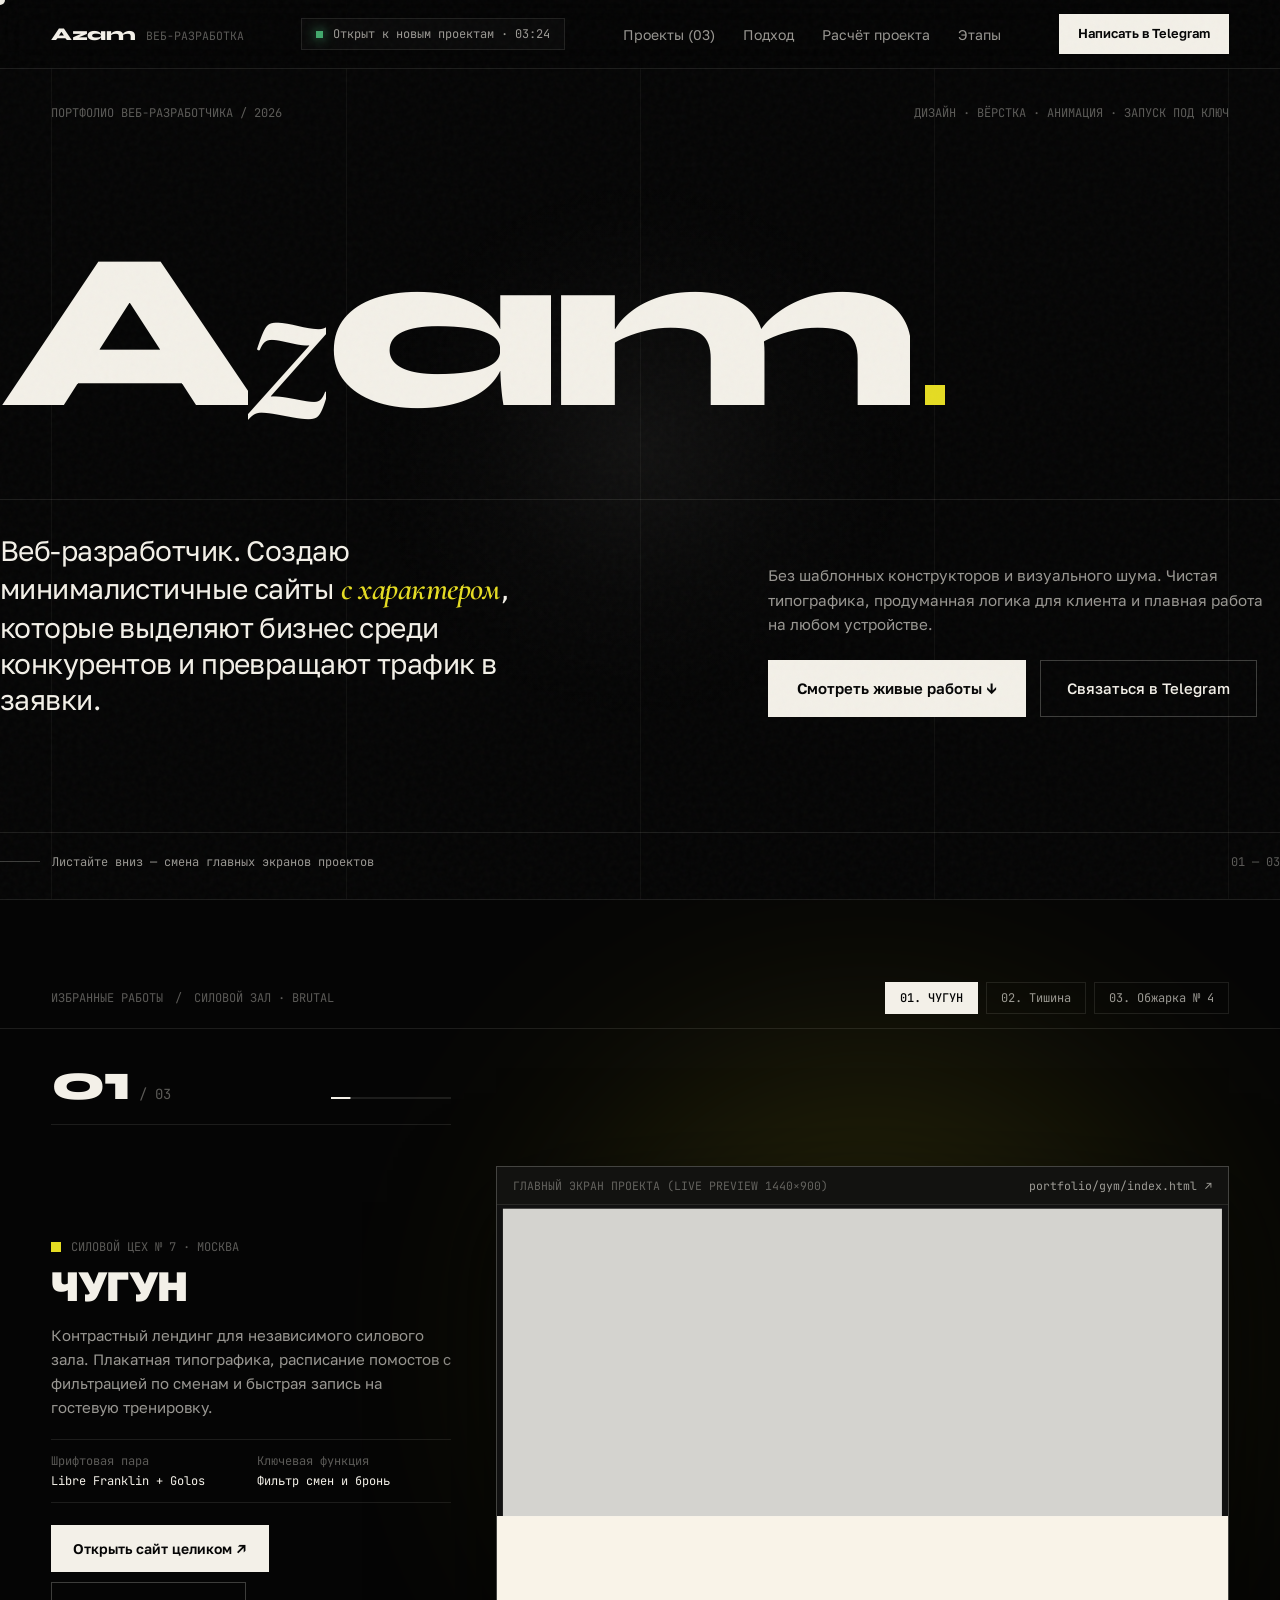
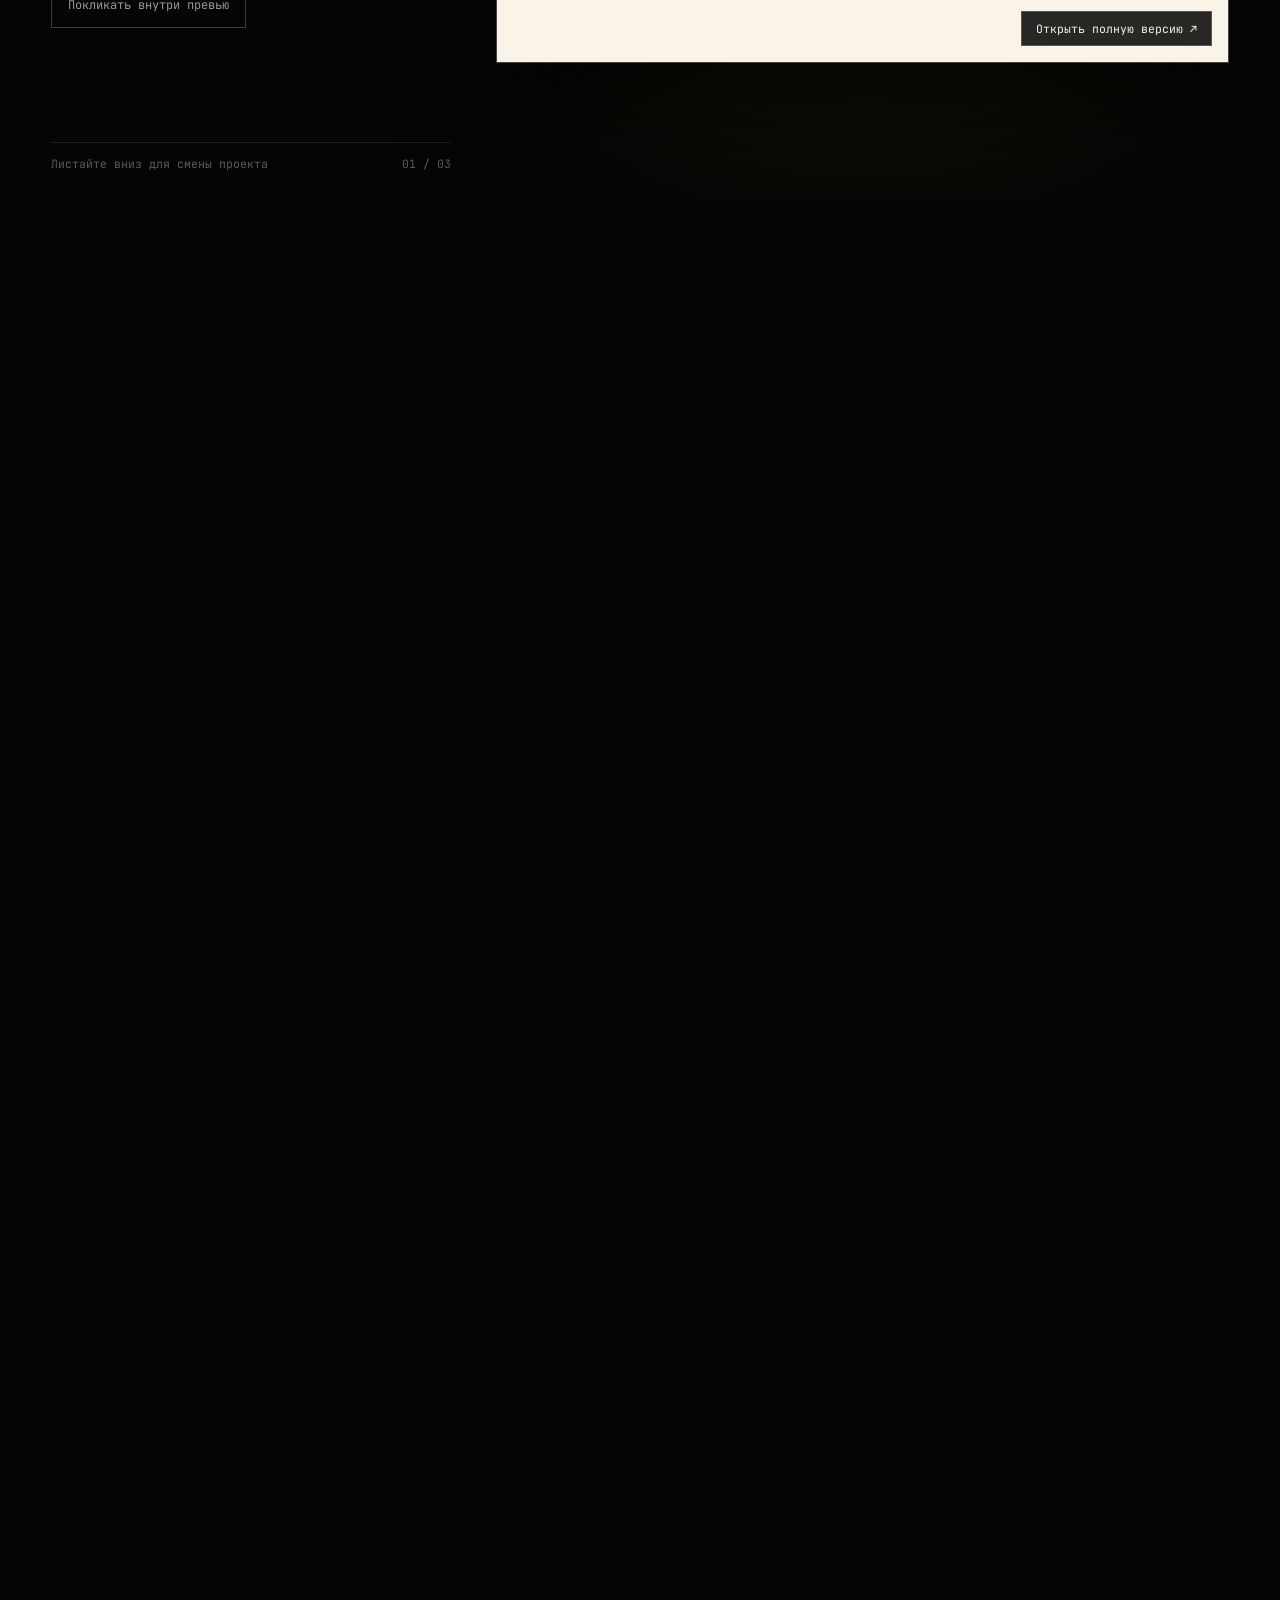
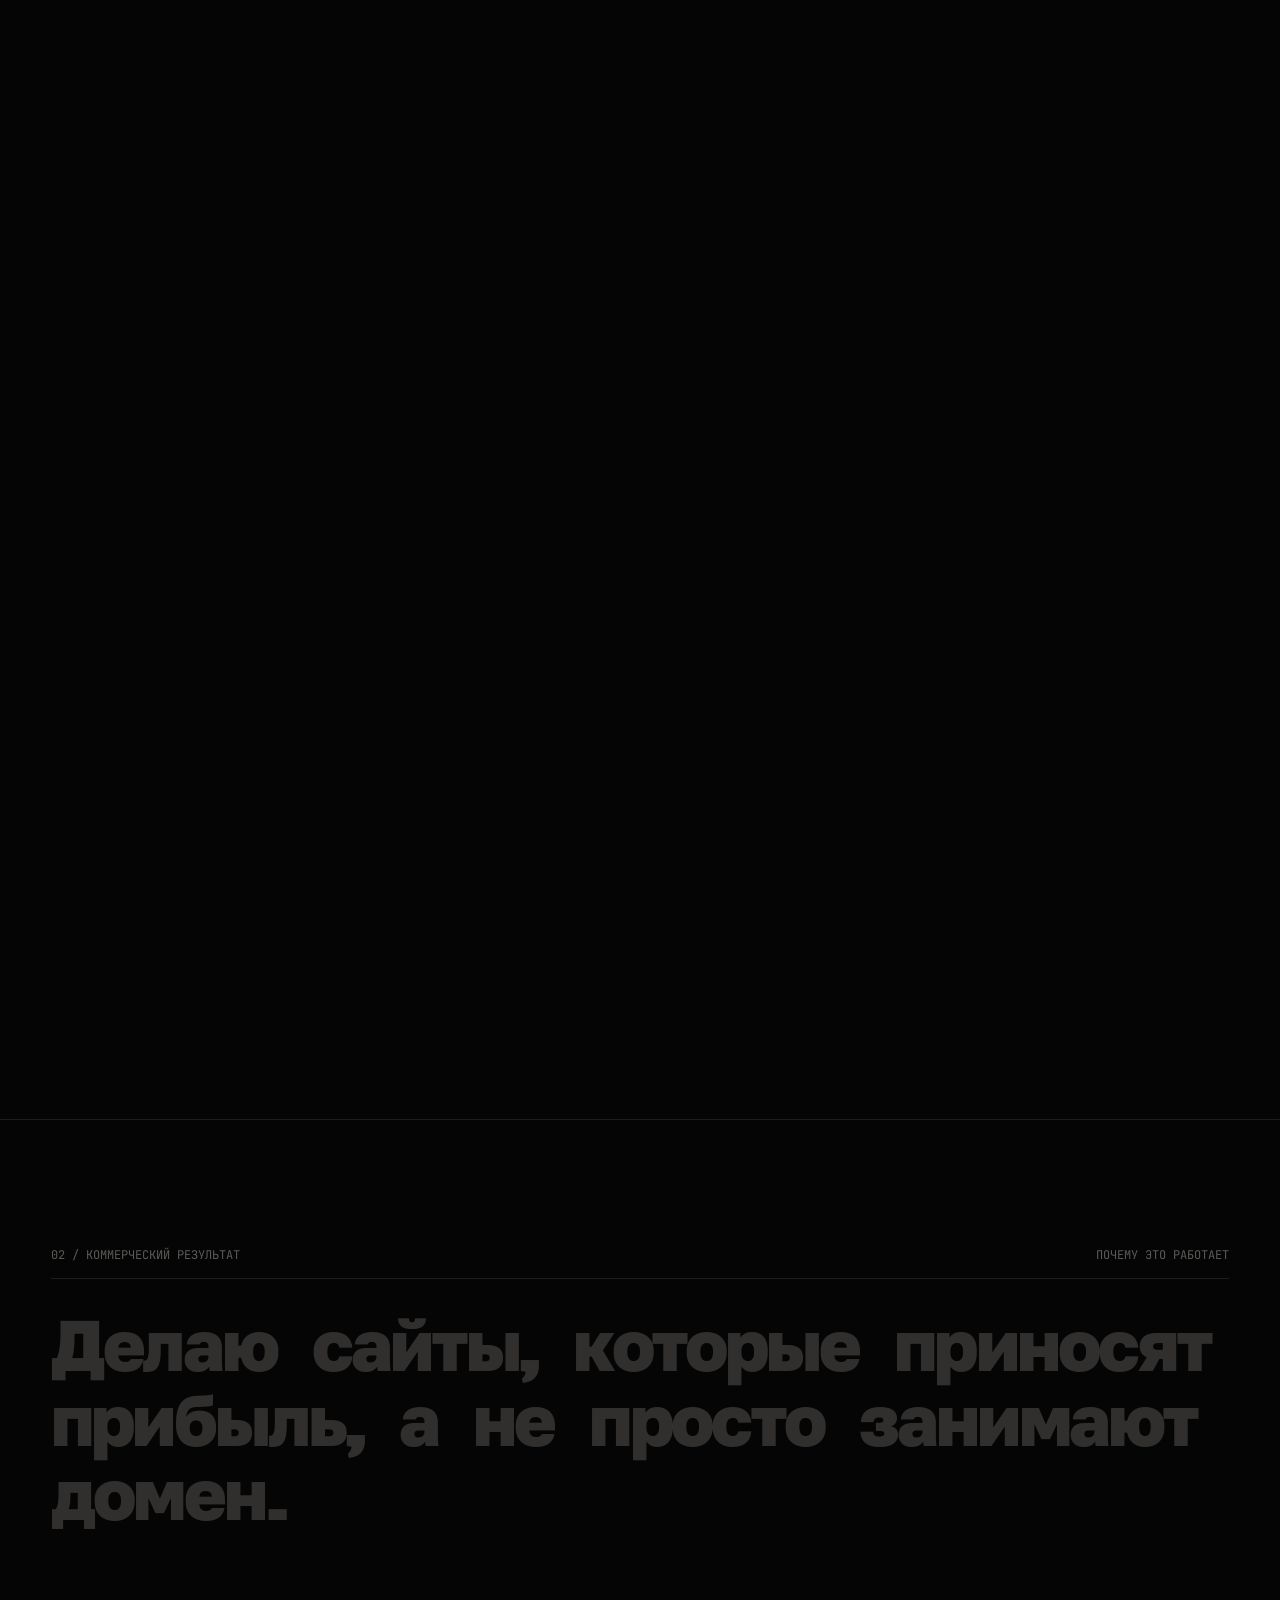
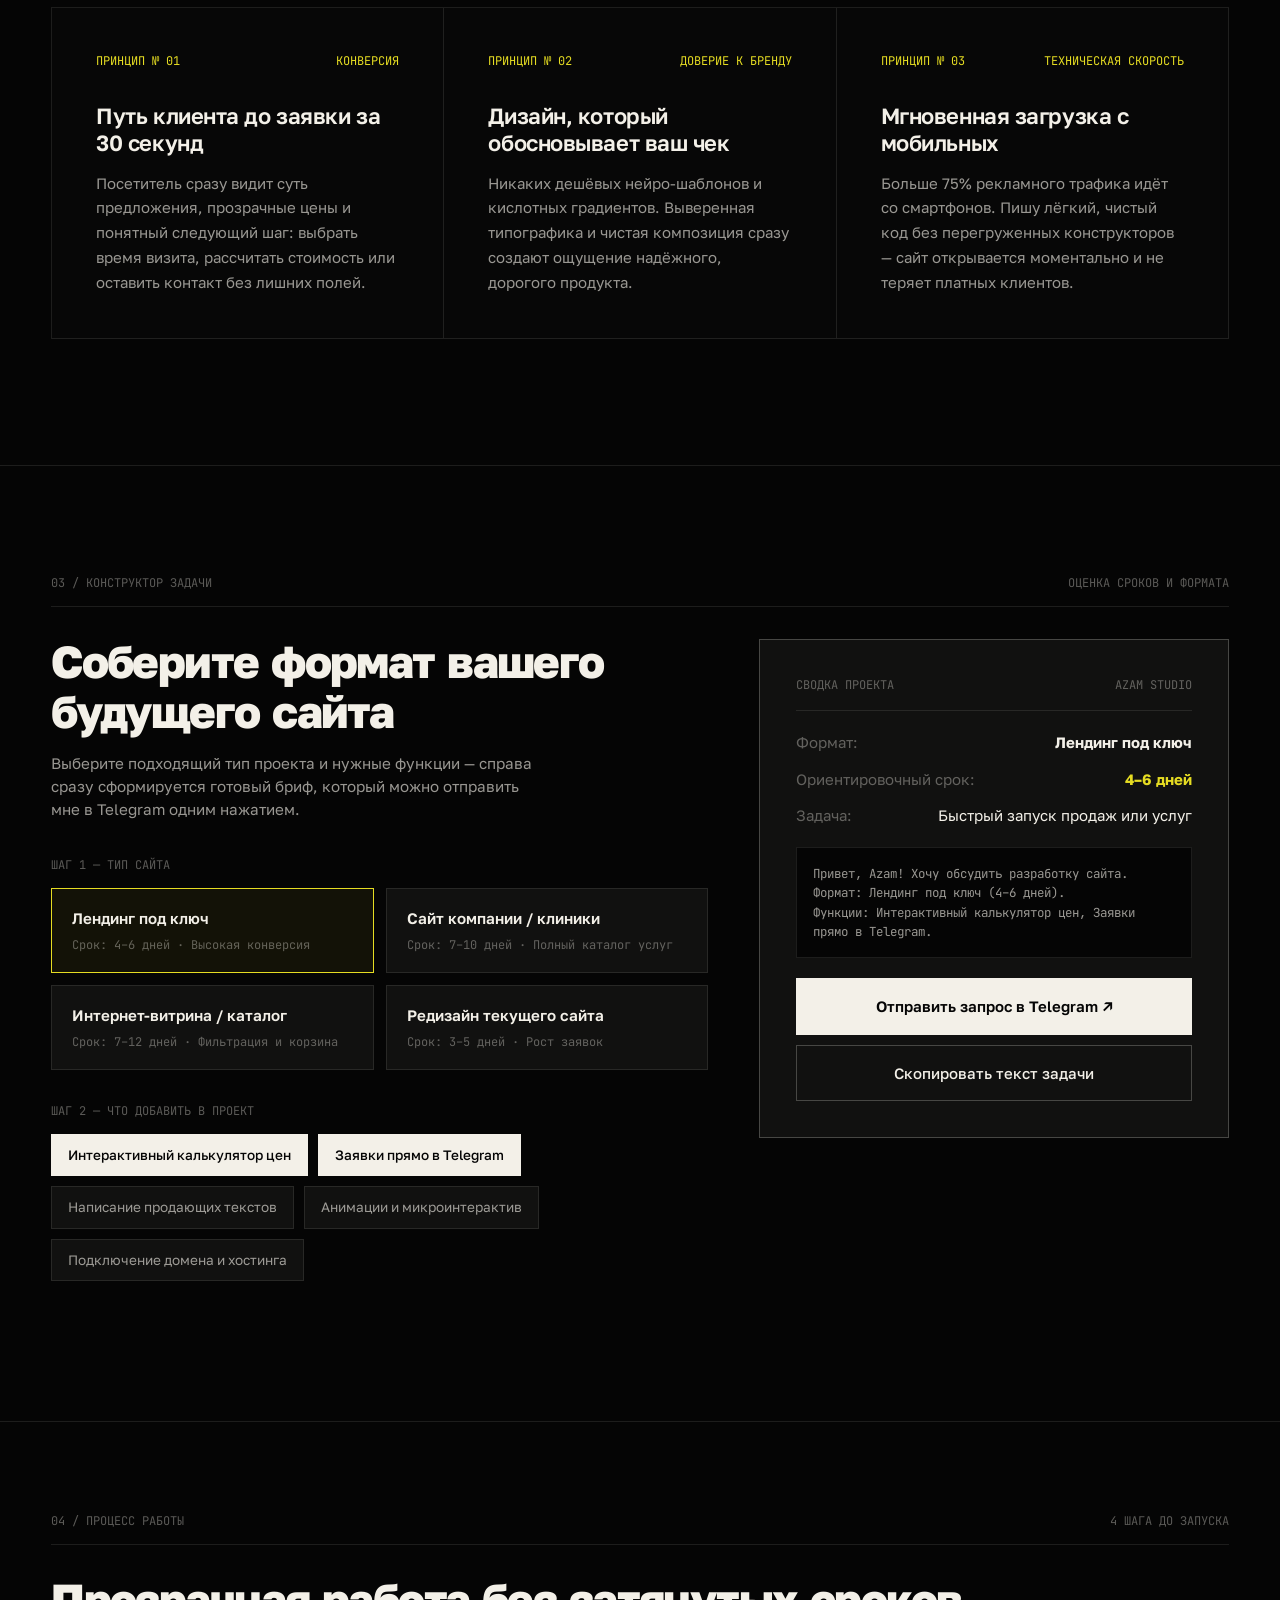
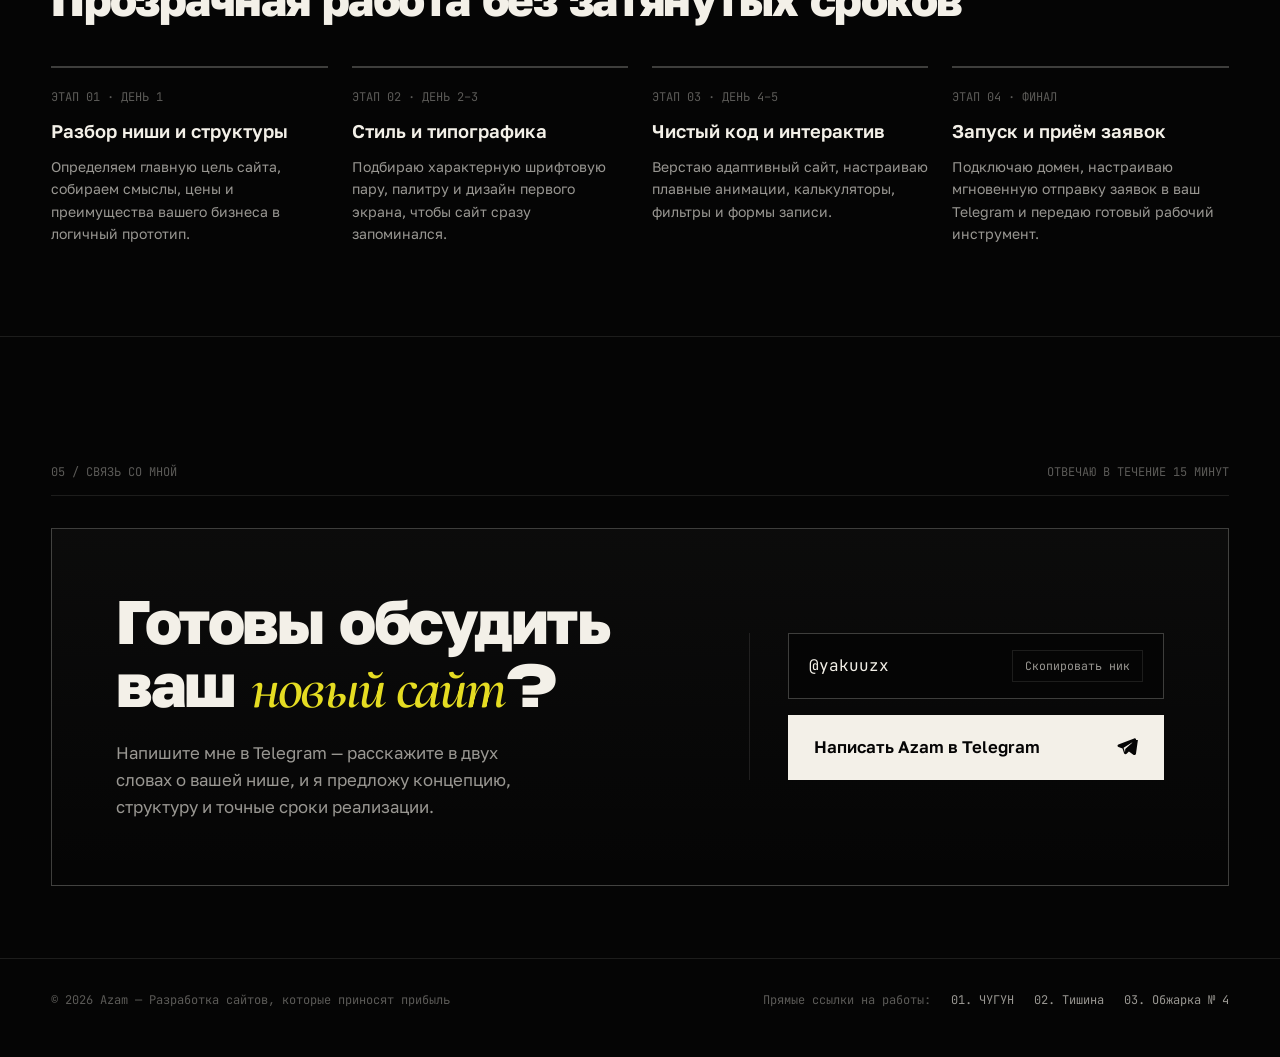
<file: index.html>
<!DOCTYPE html><html lang="ru"><head><meta charset="utf-8"><meta name="viewport" content="width=device-width,initial-scale=1"><title>Azam — Веб-разработчик · Сайты, которые приносят прибыль</title><meta name="description" content="Портфолио веб-разработчика Azam. Разработка минималистичных, быстрых и продуманных сайтов под ключ, которые конвертируют посетителей в клиентов."><link rel="preconnect" href="https://fonts.googleapis.com"><link rel="preconnect" href="https://fonts.gstatic.com" crossorigin><link href="https://fonts.googleapis.com/css2?family=Cormorant+Garamond:ital,wght@0,500;0,600;1,400;1,600&family=Golos+Text:wght@400;500;600&family=JetBrains+Mono:wght@400;500&family=Syne:wght@700;800&display=swap" rel="stylesheet"><style>:root{color-scheme:dark;--bg:#050505;--bg-elevated:#0c0c0b;--bg-card:#111110;--ink:#f3f0e8;--ink-dim:rgba(243, 240, 232, 0.62);--ink-muted:rgba(243, 240, 232, 0.36);--ink-ghost:rgba(243, 240, 232, 0.14);--line:rgba(243, 240, 232, 0.1);--line-strong:rgba(243, 240, 232, 0.24);--accent:#e5dc22;--accent-gym:#e5dc22;--accent-dental:#6688e4;--accent-coffee:#42a86c;--tg-blue:#3290ec;--font-display:"Syne","Golos Text",sans-serif;--font-serif:"Cormorant Garamond",Georgia,serif;--font-sans:"Golos Text",-apple-system,BlinkMacSystemFont,sans-serif;--font-mono:"JetBrains Mono",monospace;--ease-out:cubic-bezier(0.16, 1, 0.3, 1);--ease-in-out:cubic-bezier(0.65, 0, 0.35, 1);--container:1400px}*,::after,::before{box-sizing:border-box;margin:0;padding:0}html{background-color:var(--bg);color:var(--ink);font-family:var(--font-sans);font-size:16px;line-height:1.5;-webkit-font-smoothing:antialiased;-moz-osx-font-smoothing:grayscale;overflow-x:clip;scroll-behavior:smooth}body{background-color:var(--bg);color:var(--ink);overflow-x:clip;position:relative}body::before{content:"";position:fixed;inset:0;pointer-events:none;z-index:900;opacity:.032;background-image:url("data:image/svg+xml,%3Csvg viewBox='0 0 200 200' xmlns='http://www.w3.org/2000/svg'%3E%3Cfilter id='n'%3E%3CfeTurbulence type='fractalNoise' baseFrequency='0.85' numOctaves='3' stitchTiles='stitch'/%3E%3C/filter%3E%3Crect width='100%25' height='100%25' filter='url(%23n)'/%3E%3C/svg%3E")}.cursor-aura{position:fixed;top:0;left:0;width:560px;height:560px;border-radius:50%;background:radial-gradient(circle,rgba(243,240,232,.055) 0,rgba(243,240,232,.015) 38%,transparent 70%);pointer-events:none;z-index:1;transform:translate3d(-50%,-50%,0);will-change:transform;transition:opacity .4s var(--ease-out)}.cursor-dot{position:fixed;top:0;left:0;width:10px;height:10px;border-radius:50%;background:var(--ink);pointer-events:none;z-index:950;mix-blend-mode:difference;transform:translate3d(-50%,-50%,0);transition:width .25s var(--ease-out),height .25s var(--ease-out),background-color .25s var(--ease-out)}.cursor-dot.is-hover{width:44px;height:44px}@media (hover:none),(pointer:coarse),(max-width:1024px){.cursor-aura,.cursor-dot{display:none!important}}main>section{scroll-margin-top:72px}a,button,input,textarea{font:inherit;color:inherit}a:focus-visible,button:focus-visible,input:focus-visible,textarea:focus-visible{outline:2px solid var(--accent);outline-offset:3px}.container{width:100%;max-width:var(--container);margin:0 auto;padding:0 clamp(20px,4vw,56px)}.site-header{position:fixed;top:0;left:0;right:0;z-index:500;border-bottom:1px solid var(--line);background:rgba(5,5,5,.76);backdrop-filter:blur(16px);-webkit-backdrop-filter:blur(16px);transition:transform .4s var(--ease-out),background-color .3s var(--ease-out)}.nav-inner{display:flex;align-items:center;justify-content:space-between;height:68px;gap:24px}.brand-mark{display:inline-flex;align-items:baseline;gap:10px;text-decoration:none;font-family:var(--font-display);font-weight:800;font-size:1.125rem;letter-spacing:-.02em}.brand-mark__tag{font-family:var(--font-mono);font-size:.72rem;font-weight:400;color:var(--ink-muted);letter-spacing:0}.nav-status{display:flex;align-items:center;gap:10px;font-family:var(--font-mono);font-size:.75rem;color:var(--ink-dim);padding:6px 14px;border:1px solid var(--line);background:rgba(255,255,255,.02)}.nav-status__pulse{width:7px;height:7px;background:#42a86c;box-shadow:0 0 12px #42a86c}.nav-links{display:flex;align-items:center;gap:28px;list-style:none}.nav-links a{text-decoration:none;font-size:.875rem;color:var(--ink-dim);transition:color .2s var(--ease-out);position:relative}.nav-links a::after{content:"";position:absolute;left:0;bottom:-4px;width:100%;height:1px;background:var(--ink);transform:scaleX(0);transform-origin:right;transition:transform .3s var(--ease-out)}.nav-links a:hover{color:var(--ink)}.nav-links a:hover::after{transform:scaleX(1);transform-origin:left}.nav-cta{display:inline-flex;align-items:center;gap:8px;padding:9px 18px;border:1px solid var(--line-strong);background:var(--ink);color:var(--bg);text-decoration:none;font-size:.8125rem;font-weight:600;transition:transform .25s var(--ease-out),background-color .25s var(--ease-out)}.nav-cta:hover{background:var(--accent);transform:translateY(-2px)}@media (max-width:900px){.nav-links,.nav-status{display:none}}@media (max-width:600px){.nav-inner{height:58px;gap:12px}.brand-mark__tag{display:none}.nav-cta{padding:8px 14px;font-size:.78rem;white-space:nowrap;flex-shrink:0}main>section{scroll-margin-top:64px}}.hero{position:relative;min-height:100vh;padding-top:68px;display:flex;flex-direction:column;justify-content:space-between;border-bottom:1px solid var(--line);overflow:hidden}.hero-grid-lines{position:absolute;inset:0;pointer-events:none;display:grid;grid-template-columns:repeat(4,1fr);max-width:var(--container);margin:0 auto;padding:0 clamp(20px,4vw,56px);z-index:0}.hero-grid-lines span{border-left:1px solid rgba(243,240,232,.045);height:100%}.hero-grid-lines span:last-child{border-right:1px solid rgba(243,240,232,.045)}.hero__top-meta{position:relative;z-index:2;display:flex;justify-content:space-between;align-items:flex-start;padding-top:clamp(28px,4vh,48px);font-family:var(--font-mono);font-size:.75rem;color:var(--ink-muted);gap:16px;flex-wrap:wrap}.hero__center{position:relative;z-index:2;padding:clamp(24px,5vh,64px) 0}.azam-stage{position:relative;display:flex;align-items:baseline;justify-content:flex-start;line-height:.86;margin-bottom:clamp(28px,4vh,48px);perspective:900px;user-select:none}.azam-title{font-family:var(--font-display);font-weight:800;font-size:clamp(4.75rem, 17.5vw, 15.8rem);letter-spacing:-.055em;color:var(--ink);display:inline-flex;flex-wrap:nowrap;position:relative}.azam-char-wrap{display:inline-block;overflow:hidden;padding-bottom:.08em}.azam-char{display:inline-block;transform:translateY(112%) rotateX(-20deg);opacity:0;animation:charRise 1.1s var(--ease-out) forwards;will-change:transform,opacity}.azam-char--serif{font-family:var(--font-serif);font-style:italic;font-weight:600;font-size:1.08em;color:var(--ink);padding-right:.03em}.azam-char-wrap:first-child .azam-char{animation-delay:60ms}.azam-char-wrap:nth-child(2) .azam-char{animation-delay:.16s}.azam-char-wrap:nth-child(3) .azam-char{animation-delay:.25s}.azam-char-wrap:nth-child(4) .azam-char{animation-delay:.34s}.azam-AccentMark{display:inline-block;width:clamp(12px,1.6vw,24px);height:clamp(12px,1.6vw,24px);background:var(--accent);margin-left:clamp(8px,1.2vw,20px);transform:scale(0);animation:dotPop .7s var(--ease-out) .55s forwards}@keyframes charRise{0%{transform:translateY(112%) rotateX(-20deg);opacity:0}100%{transform:translateY(0) rotateX(0);opacity:1}}@keyframes dotPop{0%{transform:scale(0)}100%{transform:scale(1)}}.hero__bio-grid{display:grid;grid-template-columns:7fr 5fr;gap:clamp(24px,4vw,64px);align-items:end;border-top:1px solid var(--line);padding-top:clamp(24px,3.5vh,40px);opacity:0;transform:translateY(24px);animation:fadeUp .9s var(--ease-out) .45s forwards}@keyframes fadeUp{to{opacity:1;transform:translateY(0)}}.hero__lead{font-size:clamp(1.25rem, 2.2vw, 2rem);font-weight:400;line-height:1.28;letter-spacing:-.02em;color:var(--ink);max-width:30ch}.hero__lead strong{font-family:var(--font-serif);font-style:italic;font-weight:600;font-size:1.14em;color:var(--accent)}.hero__right-col{display:flex;flex-direction:column;gap:24px;align-items:flex-start}.hero__sub{font-size:.95rem;color:var(--ink-dim);line-height:1.6}.hero__actions{display:flex;flex-wrap:wrap;gap:14px;width:100%}.btn-primary{display:inline-flex;align-items:center;justify-content:center;gap:12px;padding:16px 28px;background:var(--ink);color:var(--bg);text-decoration:none;font-weight:600;font-size:.9375rem;border:1px solid var(--ink);cursor:pointer;transition:transform .25s var(--ease-out),background-color .25s var(--ease-out),border-color .25s var(--ease-out)}.btn-primary:hover{background:var(--accent);border-color:var(--accent);transform:translateY(-3px)}.btn-ghost{display:inline-flex;align-items:center;justify-content:center;gap:10px;padding:16px 26px;background:0 0;color:var(--ink);text-decoration:none;font-weight:500;font-size:.9375rem;border:1px solid var(--line-strong);cursor:pointer;transition:transform .25s var(--ease-out),border-color .25s var(--ease-out),background-color .25s var(--ease-out)}.btn-ghost:hover{border-color:var(--ink);background:rgba(243,240,232,.06);transform:translateY(-3px)}.hero__bottom{position:relative;z-index:2;display:flex;justify-content:space-between;align-items:center;padding:20px 0 28px;border-top:1px solid var(--line);font-family:var(--font-mono);font-size:.75rem;color:var(--ink-muted)}.scroll-cue{display:inline-flex;align-items:center;gap:12px;color:var(--ink-dim);text-decoration:none}.scroll-cue__bar{width:40px;height:1px;background:var(--line-strong);position:relative;overflow:hidden}.scroll-cue__bar::after{content:"";position:absolute;inset:0;background:var(--accent);transform:translateX(-100%);animation:cueSlide 2.2s var(--ease-in-out) infinite}@keyframes cueSlide{0%{transform:translateX(-100%)}50%{transform:translateX(0)}100%{transform:translateX(100%)}}@media (max-width:900px){.hero{min-height:auto}.hero__bio-grid{grid-template-columns:1fr;gap:20px}}@media (max-width:600px){.hero{padding-top:58px}.hero__top-meta{padding-top:20px;gap:6px;font-size:.68rem}.hero__center{padding:20px 0 28px}.azam-stage{margin-bottom:20px}.azam-title{font-size:clamp(3.75rem, 19.5vw, 6rem)}.hero__actions{gap:10px}.hero__actions .btn-ghost,.hero__actions .btn-primary{width:100%;padding:14px 20px}.hero__bottom{padding:16px 0 22px;gap:12px}}.showcase-track{position:relative;height:380vh;border-bottom:1px solid var(--line)}.showcase-sticky{position:sticky;top:0;height:100vh;width:100%;overflow:hidden;display:flex;flex-direction:column;justify-content:space-between;padding-top:68px;background:var(--bg)}.showcase-ambient{position:absolute;right:8%;top:50%;width:620px;height:620px;border-radius:50%;transform:translateY(-50%);filter:blur(130px);opacity:.14;pointer-events:none;background:var(--active-project-color,var(--accent-gym));transition:background-color .6s var(--ease-out);z-index:0}.showcase-header{position:relative;z-index:2;border-bottom:1px solid var(--line);padding:14px 0}.showcase-header__inner{display:flex;align-items:center;justify-content:space-between;gap:20px}.showcase-label{font-family:var(--font-mono);font-size:.75rem;color:var(--ink-muted);display:flex;align-items:center;gap:12px}.showcase-tabs{display:flex;align-items:center;gap:8px}.showcase-tab{background:0 0;border:1px solid var(--line);color:var(--ink-dim);padding:6px 14px;font-family:var(--font-mono);font-size:.75rem;cursor:pointer;transition:border-color .25s var(--ease-out),color .25s var(--ease-out),background-color .25s var(--ease-out)}.showcase-tab:hover{border-color:var(--line-strong);color:var(--ink)}.showcase-tab.is-active{background:var(--ink);color:var(--bg);border-color:var(--ink);font-weight:500}.showcase-body{position:relative;z-index:2;flex:1;display:grid;grid-template-columns:400px minmax(0,1fr);gap:clamp(24px,3.5vw,56px);align-items:center;padding-top:16px;padding-bottom:16px;min-height:0}.showcase-info-col{position:relative;height:100%;display:flex;flex-direction:column;justify-content:space-between;padding:12px 0}.showcase-counter-row{display:flex;align-items:baseline;justify-content:space-between;border-bottom:1px solid var(--line);padding-bottom:16px}.showcase-counter{font-family:var(--font-display);font-weight:800;font-size:clamp(2.5rem, 4vw, 3.75rem);line-height:1;letter-spacing:-.04em}.showcase-counter__total{font-family:var(--font-mono);font-size:.875rem;font-weight:400;color:var(--ink-muted);margin-left:6px}.showcase-progress-rail{width:120px;height:2px;background:var(--line);position:relative;overflow:hidden}.showcase-progress-fill{position:absolute;inset:0;background:var(--ink);transform-origin:left;transform:scaleX(.33);will-change:transform}.project-cards-stack{position:relative;flex:1;min-height:290px;display:flex;align-items:center}.project-meta-panel{position:absolute;inset:0;display:flex;flex-direction:column;justify-content:center;opacity:0;pointer-events:none;transform:translate3d(0,28px,0);transition:opacity .45s var(--ease-out),transform .45s var(--ease-out)}.project-meta-panel.is-active{opacity:1;pointer-events:auto;transform:translate3d(0,0,0)}.project-meta__niche{font-family:var(--font-mono);font-size:.75rem;color:var(--ink-muted);margin-bottom:10px;display:flex;align-items:center;gap:10px}.project-meta__swatch{width:10px;height:10px;display:inline-block}.project-meta__title{font-family:var(--font-display);font-size:clamp(2rem, 3.2vw, 3rem);font-weight:800;letter-spacing:-.035em;line-height:1.05;margin-bottom:14px}.project-meta__desc{font-size:.9375rem;color:var(--ink-dim);line-height:1.6;margin-bottom:20px}.project-specs{border-top:1px solid var(--line);border-bottom:1px solid var(--line);padding:12px 0;margin-bottom:22px;display:grid;grid-template-columns:1fr 1fr;gap:12px;font-family:var(--font-mono);font-size:.75rem}.project-specs dt{color:var(--ink-muted);margin-bottom:2px}.project-specs dd{color:var(--ink)}.project-actions{display:flex;flex-wrap:wrap;gap:10px}.btn-open-site{display:inline-flex;align-items:center;gap:10px;padding:13px 22px;background:var(--ink);color:var(--bg);text-decoration:none;font-size:.875rem;font-weight:600;transition:background-color .25s var(--ease-out),transform .25s var(--ease-out)}.btn-open-site:hover{background:var(--accent);transform:translateY(-2px)}.btn-interact-toggle{display:inline-flex;align-items:center;gap:8px;padding:13px 16px;background:0 0;border:1px solid var(--line-strong);color:var(--ink-dim);font-family:var(--font-mono);font-size:.75rem;cursor:pointer;transition:border-color .25s var(--ease-out),color .25s var(--ease-out)}.btn-interact-toggle.is-live,.btn-interact-toggle:hover{border-color:var(--accent);color:var(--accent)}.showcase-scroll-hint{font-family:var(--font-mono);font-size:.72rem;color:var(--ink-muted);display:flex;align-items:center;justify-content:space-between;border-top:1px solid var(--line);padding-top:12px}.showcase-stage-wrap{position:relative;width:100%;height:auto;background:#0d0d0c;border:1px solid var(--line-strong);box-shadow:0 36px 90px rgba(0,0,0,.75);display:flex;flex-direction:column;overflow:hidden}.stage-topbar{height:38px;background:#121210;border-bottom:1px solid var(--line);display:flex;align-items:center;justify-content:space-between;padding:0 16px;font-family:var(--font-mono);font-size:.72rem;color:var(--ink-muted);flex-shrink:0}.stage-topbar__url{color:var(--ink-dim);text-decoration:none;display:inline-flex;align-items:center;gap:8px}.stage-topbar__url:hover{color:var(--ink)}.stage-viewports{position:relative;width:100%;aspect-ratio:16/10;max-height:calc(100vh - 210px);overflow:hidden;background:#111}.stage-slide{position:absolute;inset:0;width:100%;height:100%;overflow:hidden;will-change:clip-path,transform,filter;background:#141413}.iframe-scaler{position:absolute;top:0;left:0;width:1440px;height:900px;transform-origin:top left;transform:scale(var(--iframe-scale,.58));pointer-events:none}.showcase-stage-wrap.is-interactive .stage-slide.is-current .iframe-scaler{pointer-events:auto}.iframe-scaler iframe{width:1440px;height:900px;border:0;display:block;background:#f5f2eb}.stage-badge{position:absolute;bottom:16px;right:16px;z-index:20;background:rgba(5,5,5,.86);backdrop-filter:blur(10px);border:1px solid var(--line-strong);padding:8px 14px;font-family:var(--font-mono);font-size:.72rem;color:var(--ink);text-decoration:none;transition:background-color .2s var(--ease-out),color .2s var(--ease-out)}.stage-badge:hover{background:var(--ink);color:var(--bg)}@media (max-width:1024px){.showcase-track{height:auto}.showcase-sticky{position:relative;top:auto;height:auto;padding-top:28px;padding-bottom:44px;overflow:visible}.showcase-ambient{display:none}.showcase-header{padding:12px 0}.showcase-header__inner{flex-direction:column;align-items:stretch;gap:10px}.showcase-label{flex-wrap:wrap;gap:6px;font-size:.7rem}.showcase-tabs{display:grid;grid-template-columns:repeat(3,minmax(0,1fr));gap:6px;width:100%}.showcase-tab{padding:9px 6px;font-size:.7rem;line-height:1.2;text-align:center;display:flex;align-items:center;justify-content:center;white-space:normal;min-height:38px}.showcase-body{grid-template-columns:1fr;gap:20px;padding-top:18px;padding-bottom:0}.showcase-info-col{padding:0;gap:16px;height:auto}.showcase-counter-row{padding-bottom:12px}.project-cards-stack{display:block;min-height:0;flex:none}.project-meta-panel{display:none;position:relative;inset:auto;opacity:1;transform:none;pointer-events:auto}.project-meta-panel.is-active{display:flex}.project-actions{gap:8px}.btn-interact-toggle,.btn-open-site{width:100%;justify-content:center}.showcase-scroll-hint{display:none}.showcase-stage-wrap{height:auto;box-shadow:0 20px 48px rgba(0,0,0,.55)}.stage-topbar{height:auto;min-height:36px;padding:8px 12px;flex-wrap:wrap;gap:6px;font-size:.68rem}.stage-viewports{flex:none;width:100%;aspect-ratio:16/10;height:auto}.stage-slide{opacity:0;pointer-events:none;transition:opacity .28s var(--ease-out)}.stage-slide.is-current{opacity:1;pointer-events:auto}}@media (max-width:600px){.stage-badge{display:none}.contact-section,.estimator-section,.process-section,.profit-section{padding-block:56px}.section-index{flex-wrap:wrap;gap:8px;font-size:.68rem;margin-bottom:20px}.pillar-card{min-height:auto;padding:24px 20px}.pillar-card__num{margin-bottom:18px}}.profit-section{position:relative;padding:clamp(96px,14vh,160px) 0;border-bottom:1px solid var(--line)}.section-index{font-family:var(--font-mono);font-size:.75rem;color:var(--ink-muted);margin-bottom:32px;display:flex;align-items:center;justify-content:space-between;border-bottom:1px solid var(--line);padding-bottom:14px}.profit-headline{font-family:var(--font-display);font-weight:800;font-size:clamp(2.4rem, 5.6vw, 5.25rem);line-height:1.04;letter-spacing:-.04em;max-width:18ch;margin-bottom:clamp(56px,8vh,96px)}.profit-word{color:rgba(243,240,232,.18);transition:color .35s var(--ease-out);display:inline-block;margin-right:.22em}.profit-word.is-lit{color:var(--ink)}.profit-word--accent.is-lit{font-family:var(--font-serif);font-style:italic;font-weight:600;font-size:1.08em;color:var(--accent)}.profit-pillars{display:grid;grid-template-columns:repeat(3,1fr);border-top:1px solid var(--line);border-left:1px solid var(--line)}.pillar-card{border-right:1px solid var(--line);border-bottom:1px solid var(--line);padding:clamp(28px,3.5vw,44px);display:flex;flex-direction:column;justify-content:space-between;min-height:320px;background:rgba(255,255,255,.01);transition:background-color .3s var(--ease-out)}.pillar-card:hover{background:rgba(243,240,232,.035)}.pillar-card__num{font-family:var(--font-mono);font-size:.75rem;color:var(--accent);margin-bottom:32px;display:flex;justify-content:space-between;align-items:center}.pillar-card__title{font-size:1.375rem;font-weight:600;letter-spacing:-.02em;margin-bottom:14px;line-height:1.25}.pillar-card__text{font-size:.9375rem;color:var(--ink-dim);line-height:1.65}@media (max-width:900px){.profit-pillars{grid-template-columns:1fr}}.estimator-section{padding:clamp(88px,12vh,144px) 0;border-bottom:1px solid var(--line)}.estimator-grid{display:grid;grid-template-columns:7fr 5fr;gap:clamp(32px,4vw,64px);align-items:start}.estimator-title{font-family:var(--font-display);font-size:clamp(1.85rem, 3.5vw, 3rem);font-weight:800;letter-spacing:-.035em;line-height:1.1;margin-bottom:14px}.estimator-sub{color:var(--ink-dim);font-size:.95rem;margin-bottom:36px;max-width:54ch}.config-group{margin-bottom:32px}.config-group__label{font-family:var(--font-mono);font-size:.75rem;color:var(--ink-muted);margin-bottom:14px;display:block}.config-options{display:grid;grid-template-columns:repeat(2,1fr);gap:12px}.config-btn{text-align:left;padding:18px 20px;background:var(--bg-card);border:1px solid var(--line);cursor:pointer;transition:border-color .2s var(--ease-out),background-color .2s var(--ease-out),transform .2s var(--ease-out);display:flex;flex-direction:column;gap:6px}.config-btn:hover{border-color:var(--line-strong);transform:translateY(-2px)}.config-btn.is-selected{border-color:var(--accent);background:rgba(229,220,34,.06)}.config-btn__name{font-weight:600;font-size:.95rem;display:flex;justify-content:space-between;align-items:center}.config-btn__meta{font-family:var(--font-mono);font-size:.75rem;color:var(--ink-muted)}.addons-list{display:flex;flex-wrap:wrap;gap:10px}.addon-chip{padding:10px 16px;background:var(--bg-card);border:1px solid var(--line);font-size:.85rem;color:var(--ink-dim);cursor:pointer;transition:border-color .2s var(--ease-out),color .2s var(--ease-out),background-color .2s var(--ease-out)}.addon-chip:hover{border-color:var(--line-strong);color:var(--ink)}.addon-chip.is-selected{border-color:var(--ink);background:var(--ink);color:var(--bg);font-weight:500}.brief-box{background:var(--bg-card);border:1px solid var(--line-strong);padding:clamp(24px,3vw,36px);position:sticky;top:96px}.brief-box__head{display:flex;justify-content:space-between;align-items:center;border-bottom:1px solid var(--line);padding-bottom:16px;margin-bottom:20px;font-family:var(--font-mono);font-size:.75rem;color:var(--ink-muted)}.brief-box__row{display:flex;justify-content:space-between;align-items:baseline;margin-bottom:14px;font-size:.9375rem}.brief-box__row span:first-child{color:var(--ink-muted)}.brief-box__preview{margin:20px 0;padding:16px;background:var(--bg);border:1px solid var(--line);font-family:var(--font-mono);font-size:.78rem;color:var(--ink-dim);line-height:1.55;white-space:pre-wrap}.brief-box__actions{display:flex;flex-direction:column;gap:10px}@media (max-width:900px){.estimator-grid{grid-template-columns:1fr}.config-options{grid-template-columns:1fr}.brief-box{position:static}}@media (max-width:600px){.brief-box{padding:20px}.brief-box__row{flex-direction:column;align-items:flex-start;gap:4px}.config-btn{padding:14px 16px}}.process-section{padding:clamp(80px,10vh,128px) 0;border-bottom:1px solid var(--line)}.process-list{display:grid;grid-template-columns:repeat(4,1fr);gap:24px;margin-top:40px}.process-step{border-top:2px solid var(--line-strong);padding-top:20px;transition:border-color .3s var(--ease-out)}.process-step:hover{border-color:var(--accent)}.process-step__num{font-family:var(--font-mono);font-size:.75rem;color:var(--ink-muted);margin-bottom:12px}.process-step__title{font-size:1.15rem;font-weight:600;margin-bottom:10px}.process-step__desc{font-size:.875rem;color:var(--ink-dim);line-height:1.6}@media (max-width:900px){.process-list{grid-template-columns:1fr 1fr}}@media (max-width:560px){.process-list{grid-template-columns:1fr}}.contact-section{padding:clamp(96px,14vh,160px) 0 clamp(64px,8vh,96px);position:relative;overflow:hidden}.contact-card{border:1px solid var(--line-strong);background:linear-gradient(180deg,rgba(243,240,232,.03) 0,rgba(243,240,232,.005) 100%);padding:clamp(32px,5vw,72px);display:grid;grid-template-columns:7fr 5fr;gap:clamp(32px,4vw,64px);align-items:center}.contact-title{font-family:var(--font-display);font-size:clamp(2.25rem, 4.8vw, 4.25rem);font-weight:800;line-height:1.04;letter-spacing:-.04em;margin-bottom:20px}.contact-title em{font-family:var(--font-serif);font-style:italic;font-weight:600;color:var(--accent)}.contact-lead{font-size:1.05rem;color:var(--ink-dim);max-width:44ch;line-height:1.6}.tg-panel{display:flex;flex-direction:column;gap:16px;border-left:1px solid var(--line);padding-left:clamp(24px,3vw,48px)}.tg-handle-box{display:flex;align-items:center;justify-content:space-between;padding:16px 20px;background:var(--bg);border:1px solid var(--line-strong);font-family:var(--font-mono);font-size:1rem}.copy-btn{background:0 0;border:1px solid var(--line);color:var(--ink-dim);padding:6px 12px;font-family:var(--font-mono);font-size:.72rem;cursor:pointer;transition:border-color .2s var(--ease-out),color .2s var(--ease-out)}.copy-btn:hover{border-color:var(--ink);color:var(--ink)}.btn-telegram{display:flex;align-items:center;justify-content:space-between;padding:20px 26px;background:var(--ink);color:var(--bg);text-decoration:none;font-weight:600;font-size:1.05rem;transition:background-color .25s var(--ease-out),transform .25s var(--ease-out)}.btn-telegram:hover{background:var(--accent);transform:translateY(-3px)}.btn-telegram svg{width:22px;height:22px;fill:currentColor}.site-footer{border-top:1px solid var(--line);padding:32px 0 48px;font-family:var(--font-mono);font-size:.75rem;color:var(--ink-muted)}.footer-inner{display:flex;justify-content:space-between;align-items:center;gap:20px;flex-wrap:wrap}.footer-works{display:flex;gap:20px;flex-wrap:wrap}.footer-works a{color:var(--ink-dim);text-decoration:none}.footer-works a:hover{color:var(--accent)}@media (max-width:900px){.contact-card{grid-template-columns:1fr}.tg-panel{border-left:0;border-top:1px solid var(--line);padding-left:0;padding-top:24px}}@media (max-width:600px){.contact-card{padding:24px 20px;gap:24px}.tg-handle-box{padding:12px 14px;font-size:.9rem;gap:10px}.btn-telegram{padding:16px 18px;font-size:.95rem}}@media (prefers-reduced-motion:reduce){*,::after,::before{animation-duration:0s!important;animation-iteration-count:1!important;transition-duration:0s!important;scroll-behavior:auto!important}.azam-char,.hero__bio-grid{opacity:1!important;transform:none!important}.azam-AccentMark{transform:scale(1)!important}}</style></head><body><div class="cursor-aura" id="cursorAura" aria-hidden="true"></div><div class="cursor-dot" id="cursorDot" aria-hidden="true"></div><header class="site-header"><div class="container nav-inner"><a href="#top" class="brand-mark"><span>Azam</span> <span class="brand-mark__tag">ВЕБ-РАЗРАБОТКА</span></a><div class="nav-status"><span class="nav-status__pulse" aria-hidden="true"></span> <span>Открыт к новым проектам · <span id="localClock">16:50</span></span></div><ul class="nav-links"><li><a href="#works">Проекты (03)</a></li><li><a href="#profit">Подход</a></li><li><a href="#estimator">Расчёт проекта</a></li><li><a href="#process">Этапы</a></li></ul><a href="#contact" class="nav-cta">Написать в Telegram</a></div></header><main id="top"><section class="hero"><div class="hero-grid-lines" aria-hidden="true"><span></span><span></span><span></span><span></span></div><div class="container hero__top-meta"><span>ПОРТФОЛИО ВЕБ-РАЗРАБОТЧИКА / 2026</span> <span>ДИЗАЙН · ВЁРСТКА · АНИМАЦИЯ · ЗАПУСК ПОД КЛЮЧ</span></div><div class="container hero__center"><div class="azam-stage" id="azamStage"><h1 class="azam-title" aria-label="Azam"><span class="azam-char-wrap"><span class="azam-char">A</span></span><span class="azam-char-wrap"><span class="azam-char azam-char--serif">z</span></span><span class="azam-char-wrap"><span class="azam-char">a</span></span><span class="azam-char-wrap"><span class="azam-char">m</span></span></h1><span class="azam-AccentMark" aria-hidden="true"></span></div><div class="hero__bio-grid"><p class="hero__lead">Веб-разработчик. Создаю минималистичные сайты <strong>с характером</strong>, которые выделяют бизнес среди конкурентов и превращают трафик в заявки.</p><div class="hero__right-col"><p class="hero__sub">Без шаблонных конструкторов и визуального шума. Чистая типографика, продуманная логика для клиента и плавная работа на любом устройстве.</p><div class="hero__actions"><a href="#works" class="btn-primary">Смотреть живые работы ↓</a> <a href="#contact" class="btn-ghost">Связаться в Telegram</a></div></div></div></div><div class="container hero__bottom"><a href="#works" class="scroll-cue"><span class="scroll-cue__bar" aria-hidden="true"></span> <span>Листайте вниз — смена главных экранов проектов</span> </a><span>01 — 03</span></div></section><section class="showcase-track" id="works" aria-label="Примеры разработанных сайтов"><div class="showcase-sticky"><div class="showcase-ambient" id="showcaseAmbient" aria-hidden="true"></div><div class="showcase-header"><div class="container showcase-header__inner"><div class="showcase-label"><span>ИЗБРАННЫЕ РАБОТЫ</span> <span>/</span> <span id="activeGenreLabel">СИЛОВОЙ ЗАЛ · BRUTAL</span></div><div class="showcase-tabs" role="tablist" aria-label="Переключение проектов"><button type="button" class="showcase-tab is-active" data-jump="0" role="tab" aria-selected="true">01. ЧУГУН</button> <button type="button" class="showcase-tab" data-jump="1" role="tab" aria-selected="false">02. Тишина</button> <button type="button" class="showcase-tab" data-jump="2" role="tab" aria-selected="false">03. Обжарка № 4</button></div></div></div><div class="container showcase-body"><div class="showcase-info-col"><div class="showcase-counter-row"><div><span class="showcase-counter" id="slideCounterNum">01</span> <span class="showcase-counter__total">/ 03</span></div><div class="showcase-progress-rail" aria-hidden="true"><div class="showcase-progress-fill" id="showcaseProgressFill"></div></div></div><div class="project-cards-stack"><article class="project-meta-panel is-active" data-project-index="0"><div class="project-meta__niche"><span class="project-meta__swatch" style="background:var(--accent-gym)"></span> <span>СИЛОВОЙ ЦЕХ № 7 · МОСКВА</span></div><h2 class="project-meta__title">ЧУГУН</h2><p class="project-meta__desc">Контрастный лендинг для независимого силового зала. Плакатная типографика, расписание помостов с фильтрацией по сменам и быстрая запись на гостевую тренировку.</p><dl class="project-specs"><div><dt>Шрифтовая пара</dt><dd>Libre Franklin + Golos</dd></div><div><dt>Ключевая функция</dt><dd>Фильтр смен и бронь</dd></div></dl><div class="project-actions"><a href="./gym/index.html" target="_blank" rel="noopener" class="btn-open-site">Открыть сайт целиком ↗</a> <button type="button" class="btn-interact-toggle" data-toggle-live>Покликать внутри превью</button></div></article><article class="project-meta-panel" data-project-index="1"><div class="project-meta__niche"><span class="project-meta__swatch" style="background:var(--accent-dental)"></span> <span>КАМЕРНАЯ СТОМАТОЛОГИЯ · САНКТ-ПЕТЕРБУРГ</span></div><h2 class="project-meta__title">Тишина</h2><p class="project-meta__desc">Спокойный премиальный сайт клиники без больничных штампов. Снимает тревогу пациента за счёт прозрачного калькулятора плана лечения и выбора свободного окна приёма.</p><dl class="project-specs"><div><dt>Шрифтовая пара</dt><dd>Bodoni Moda + Oranienbaum</dd></div><div><dt>Ключевая функция</dt><dd>Калькулятор лечения</dd></div></dl><div class="project-actions"><a href="./dental/index.html" target="_blank" rel="noopener" class="btn-open-site">Открыть сайт целиком ↗</a> <button type="button" class="btn-interact-toggle" data-toggle-live>Покликать внутри превью</button></div></article><article class="project-meta-panel" data-project-index="2"><div class="project-meta__niche"><span class="project-meta__swatch" style="background:var(--accent-coffee)"></span> <span>ОБЖАРОЧНЫЙ ЦЕХ И КОФЕЙНЯ · САНКТ-ПЕТЕРБУРГ</span></div><h2 class="project-meta__title">Обжарка № 4</h2><p class="project-meta__desc">Журнальная эстетика на тёплой бумаге. Живая ведомость свежего тиража зерна с фильтрацией под эспрессо или фильтр, пересчётом веса 250 г / 1 кг и предзаказом.</p><dl class="project-specs"><div><dt>Шрифтовая пара</dt><dd>Sofia Sans + Source Serif 4</dd></div><div><dt>Ключевая функция</dt><dd>Ведомость обжарки + заказ</dd></div></dl><div class="project-actions"><a href="./coffee/index.html" target="_blank" rel="noopener" class="btn-open-site">Открыть сайт целиком ↗</a> <button type="button" class="btn-interact-toggle" data-toggle-live>Покликать внутри превью</button></div></article></div><div class="showcase-scroll-hint"><span>Листайте вниз для смены проекта</span> <span id="scrollPercentLabel">01 / 03</span></div></div><div class="showcase-stage-wrap" id="showcaseStageWrap"><div class="stage-topbar"><span>ГЛАВНЫЙ ЭКРАН ПРОЕКТА (LIVE PREVIEW 1440×900)</span> <a href="./gym/index.html" target="_blank" rel="noopener" class="stage-topbar__url" id="stageTopbarLink"><span id="stageTopbarUrlText">portfolio/gym/index.html</span> <span>↗</span></a></div><div class="stage-viewports" id="stageViewports"><div class="stage-slide is-current" data-slide="0" style="z-index:1"><div class="iframe-scaler"><iframe src="./gym/index.html" title="Силовой зал ЧУГУН — главный экран" loading="eager"></iframe></div></div><div class="stage-slide" data-slide="1" style="z-index:2;clip-path:inset(100% 0 0 0)"><div class="iframe-scaler"><iframe src="./dental/index.html" title="Стоматология Тишина — главный экран" loading="eager"></iframe></div></div><div class="stage-slide" data-slide="2" style="z-index:3;clip-path:inset(100% 0 0 0)"><div class="iframe-scaler"><iframe src="./coffee/index.html" title="Кофейня Обжарка № 4 — главный экран" loading="eager"></iframe></div></div><a href="./gym/index.html" target="_blank" rel="noopener" class="stage-badge" id="stageFloatingLink">Открыть полную версию ↗</a></div></div></div></div></section><section class="profit-section" id="profit"><div class="container"><div class="section-index"><span>02 / КОММЕРЧЕСКИЙ РЕЗУЛЬТАТ</span> <span>ПОЧЕМУ ЭТО РАБОТАЕТ</span></div><h2 class="profit-headline" id="profitHeadline"><span class="profit-word">Делаю</span> <span class="profit-word">сайты,</span> <span class="profit-word">которые</span> <span class="profit-word profit-word--accent">приносят</span> <span class="profit-word profit-word--accent">прибыль,</span> <span class="profit-word">а</span> <span class="profit-word">не</span> <span class="profit-word">просто</span> <span class="profit-word">занимают</span> <span class="profit-word">домен.</span></h2><div class="profit-pillars"><article class="pillar-card"><div class="pillar-card__num"><span>ПРИНЦИП № 01</span> <span>КОНВЕРСИЯ</span></div><div><h3 class="pillar-card__title">Путь клиента до заявки за 30 секунд</h3><p class="pillar-card__text">Посетитель сразу видит суть предложения, прозрачные цены и понятный следующий шаг: выбрать время визита, рассчитать стоимость или оставить контакт без лишних полей.</p></div></article><article class="pillar-card"><div class="pillar-card__num"><span>ПРИНЦИП № 02</span> <span>ДОВЕРИЕ К БРЕНДУ</span></div><div><h3 class="pillar-card__title">Дизайн, который обосновывает ваш чек</h3><p class="pillar-card__text">Никаких дешёвых нейро-шаблонов и кислотных градиентов. Выверенная типографика и чистая композиция сразу создают ощущение надёжного, дорогого продукта.</p></div></article><article class="pillar-card"><div class="pillar-card__num"><span>ПРИНЦИП № 03</span> <span>ТЕХНИЧЕСКАЯ СКОРОСТЬ</span></div><div><h3 class="pillar-card__title">Мгновенная загрузка с мобильных</h3><p class="pillar-card__text">Больше 75% рекламного трафика идёт со смартфонов. Пишу лёгкий, чистый код без перегруженных конструкторов — сайт открывается моментально и не теряет платных клиентов.</p></div></article></div></div></section><section class="estimator-section" id="estimator"><div class="container"><div class="section-index"><span>03 / КОНСТРУКТОР ЗАДАЧИ</span> <span>ОЦЕНКА СРОКОВ И ФОРМАТА</span></div><div class="estimator-grid"><div><h2 class="estimator-title">Соберите формат вашего будущего сайта</h2><p class="estimator-sub">Выберите подходящий тип проекта и нужные функции — справа сразу сформируется готовый бриф, который можно отправить мне в Telegram одним нажатием.</p><div class="config-group"><span class="config-group__label">ШАГ 1 — ТИП САЙТА</span><div class="config-options" id="typeOptions"><button type="button" class="config-btn is-selected" data-type="Лендинг под ключ" data-days="4–6 дней" data-focus="Быстрый запуск продаж или услуг"><span class="config-btn__name">Лендинг под ключ</span> <span class="config-btn__meta">Срок: 4–6 дней · Высокая конверсия</span></button> <button type="button" class="config-btn" data-type="Сайт компании / клиники" data-days="7–10 дней" data-focus="Прейскурант, команда, кейсы и запись"><span class="config-btn__name">Сайт компании / клиники</span> <span class="config-btn__meta">Срок: 7–10 дней · Полный каталог услуг</span></button> <button type="button" class="config-btn" data-type="Интернет-витрина / каталог" data-days="7–12 дней" data-focus="Карточки товаров, фильтры и быстрый заказ"><span class="config-btn__name">Интернет-витрина / каталог</span> <span class="config-btn__meta">Срок: 7–12 дней · Фильтрация и корзина</span></button> <button type="button" class="config-btn" data-type="Редизайн текущего сайта" data-days="3–5 дней" data-focus="Обновление визуала, мобильной версии и скорости"><span class="config-btn__name">Редизайн текущего сайта</span> <span class="config-btn__meta">Срок: 3–5 дней · Рост заявок</span></button></div></div><div class="config-group"><span class="config-group__label">ШАГ 2 — ЧТО ДОБАВИТЬ В ПРОЕКТ</span><div class="addons-list" id="addonOptions"><button type="button" class="addon-chip is-selected" data-addon="Интерактивный калькулятор цен">Интерактивный калькулятор цен</button> <button type="button" class="addon-chip is-selected" data-addon="Заявки прямо в Telegram">Заявки прямо в Telegram</button> <button type="button" class="addon-chip" data-addon="Написание продающих текстов">Написание продающих текстов</button> <button type="button" class="addon-chip" data-addon="Анимации и 3D-микроинтерактив">Анимации и микроинтерактив</button> <button type="button" class="addon-chip" data-addon="Подключение домена и хостинга">Подключение домена и хостинга</button></div></div></div><aside class="brief-box" aria-label="Сводка вашего проекта"><div class="brief-box__head"><span>СВОДКА ПРОЕКТА</span> <span>AZAM STUDIO</span></div><div class="brief-box__row"><span>Формат:</span> <strong id="summaryType">Лендинг под ключ</strong></div><div class="brief-box__row"><span>Ориентировочный срок:</span> <strong id="summaryDays" style="color:var(--accent)">4–6 дней</strong></div><div class="brief-box__row"><span>Задача:</span> <span id="summaryFocus">Быстрый запуск продаж или услуг</span></div><div class="brief-box__preview" id="briefPreviewText">Привет, Azam! Хочу обсудить разработку сайта. Формат: Лендинг под ключ (4–6 дней). Функции: Интерактивный калькулятор цен, Заявки прямо в Telegram.</div><div class="brief-box__actions"><a href="https://t.me/yakuuzx" target="_blank" rel="noopener" class="btn-primary" id="sendBriefTgBtn" style="width:100%">Отправить запрос в Telegram ↗ </a><button type="button" class="btn-ghost" id="copyBriefBtn" style="width:100%">Скопировать текст задачи</button></div></aside></div></div></section><section class="process-section" id="process"><div class="container"><div class="section-index"><span>04 / ПРОЦЕСС РАБОТЫ</span> <span>4 ШАГА ДО ЗАПУСКА</span></div><h2 class="estimator-title">Прозрачная работа без затянутых сроков</h2><div class="process-list"><div class="process-step"><div class="process-step__num">ЭТАП 01 · ДЕНЬ 1</div><h3 class="process-step__title">Разбор ниши и структуры</h3><p class="process-step__desc">Определяем главную цель сайта, собираем смыслы, цены и преимущества вашего бизнеса в логичный прототип.</p></div><div class="process-step"><div class="process-step__num">ЭТАП 02 · ДЕНЬ 2–3</div><h3 class="process-step__title">Стиль и типографика</h3><p class="process-step__desc">Подбираю характерную шрифтовую пару, палитру и дизайн первого экрана, чтобы сайт сразу запоминался.</p></div><div class="process-step"><div class="process-step__num">ЭТАП 03 · ДЕНЬ 4–5</div><h3 class="process-step__title">Чистый код и интерактив</h3><p class="process-step__desc">Верстаю адаптивный сайт, настраиваю плавные анимации, калькуляторы, фильтры и формы записи.</p></div><div class="process-step"><div class="process-step__num">ЭТАП 04 · ФИНАЛ</div><h3 class="process-step__title">Запуск и приём заявок</h3><p class="process-step__desc">Подключаю домен, настраиваю мгновенную отправку заявок в ваш Telegram и передаю готовый рабочий инструмент.</p></div></div></div></section><section class="contact-section" id="contact"><div class="container"><div class="section-index"><span>05 / СВЯЗЬ СО МНОЙ</span> <span>ОТВЕЧАЮ В ТЕЧЕНИЕ 15 МИНУТ</span></div><div class="contact-card"><div><h2 class="contact-title">Готовы обсудить ваш <em>новый сайт</em>?</h2><p class="contact-lead">Напишите мне в Telegram — расскажите в двух словах о вашей нише, и я предложу концепцию, структуру и точные сроки реализации.</p></div><div class="tg-panel"><div class="tg-handle-box"><span id="tgHandleText">@yakuuzx</span> <button type="button" class="copy-btn" id="copyHandleBtn">Скопировать ник</button></div><a href="https://t.me/yakuuzx" target="_blank" rel="noopener" class="btn-telegram" id="mainTgLink"><span>Написать Azam в Telegram</span> <svg viewBox="0 0 24 24" aria-hidden="true"><path d="M21.9 4.4c.3-1.3-.9-2.3-2.1-1.8L2.6 9.3c-1.3.5-1.3 2.4.1 2.8l4.4 1.4 1.7 5.3c.4 1.2 1.9 1.5 2.8.6l2.5-2.5 4.8 3.5c1.1.8 2.6.2 2.9-1.1l2.1-14.9zM8.3 12.8l9.2-5.7c.2-.1.4.2.2.3l-7.6 6.9-.3 3.3-1.5-4.8z"/></svg></a></div></div></div></section></main><footer class="site-footer"><div class="container footer-inner"><div>© 2026 Azam — Разработка сайтов, которые приносят прибыль</div><div class="footer-works"><span>Прямые ссылки на работы:</span> <a href="./gym/index.html" target="_blank" rel="noopener">01. ЧУГУН</a> <a href="./dental/index.html" target="_blank" rel="noopener">02. Тишина</a> <a href="./coffee/index.html" target="_blank" rel="noopener">03. Обжарка № 4</a></div></div></footer><script>function _0x4939(_0x2223df,_0x58c9e6){_0x2223df=_0x2223df-0x19a;const _0x1b40d2=_0x1b40();let _0x493929=_0x1b40d2[_0x2223df];if(_0x4939['XOIPir']===undefined){var _0x27d5be=function(_0x34262f){const _0xe89f91='abcdefghijklmnopqrstuvwxyzABCDEFGHIJKLMNOPQRSTUVWXYZ0123456789+/=';let _0x5c596b='',_0x30e8ae='';for(let _0x54e409=0x0,_0x1fb40d,_0xd2dfee,_0x332b39=0x0;_0xd2dfee=_0x34262f['charAt'](_0x332b39++);~_0xd2dfee&&(_0x1fb40d=_0x54e409%0x4?_0x1fb40d*0x40+_0xd2dfee:_0xd2dfee,_0x54e409++%0x4)?_0x5c596b+=String['fromCharCode'](0xff&_0x1fb40d>>(-0x2*_0x54e409&0x6)):0x0){_0xd2dfee=_0xe89f91['indexOf'](_0xd2dfee);}for(let _0x5c696c=0x0,_0x52eb76=_0x5c596b['length'];_0x5c696c<_0x52eb76;_0x5c696c++){_0x30e8ae+='%'+('00'+_0x5c596b['charCodeAt'](_0x5c696c)['toString'](0x10))['slice'](-0x2);}return decodeURIComponent(_0x30e8ae);};_0x4939['ueKlPq']=_0x27d5be,_0x4939['ZzYoLS']={},_0x4939['XOIPir']=!![];}const _0x58f629=_0x1b40d2[0x0];_0x4939['wzlsGY']!==_0x58f629&&(_0x4939['ZzYoLS']={},_0x4939['wzlsGY']=_0x58f629);const _0x23f42b=_0x4939['ZzYoLS'][_0x2223df];return _0x23f42b===undefined?(_0x493929=_0x4939['ueKlPq'](_0x493929),_0x4939['ZzYoLS'][_0x2223df]=_0x493929):_0x493929=_0x23f42b,_0x493929;}function _0x1b40(){const _0x28a5ef=['l2LUzgv4lMG','yNjPz2H0BMu','ysWGyNv0Dg8','BwfW','0jRqNTcK0jxqMDcD0k8G','zM9JDxm','y2XPCfbHDgG','lxnJywXL','C2nYB2XSvg8','u1bfq0Lnru4','C2nYB2XSugu','BY9Kzw50ywW','ywrKrxzLBNq','Dg1S','Bg9JywXdBg8','B3bHy2L0Eq','vgv4Da','zgv4lMH0BwW','CNr5','AxmTBgL0','C21VB3rO','ywn0AxzL','Dgv4DenVBNq','D3jPDgvuzxG','Cg9PBNrLCMW','iZqYytG2yW','AxmTC2vSzwm','yMfYvxjSvgu','zgvNksbYB3q','C2v0uhjVCgu','0jGG0kBqLDcLimk3ia','z2v0rwXLBwu','yxjPys1ZzwW','DgvYoIbMAw4','0khqUTc+0l/qUnga0l7qSG','zM9YrwfJAa','B2zMC2v0sgu','BM9Uzq','zwf2zq','CxvLCNLtzwW','CMfUC2XHDgu','DhjHBNnMB3i','C2nHBguO','D29YA3m','zgrVBI1JAgK','otaYndi1BxL6Egr4','D3bVCNrZ','yNv0zq','ntG3mJe3ngH6ELnMzG','DhjPBq','w2rHDgeTDg8','0lJrGTgminga0ldqT9ga','BNvT','C3vTBwfYEvq','zKj0BG','C3vTBwfYEuy','0kdqTDc20lJqVcdqUTc7','0ldqUDgc0laUcTcK0l4','Cg9PBNrLCM0','C2v0qxr0CMK','nJu4nZu4ExHivfvo','BMvS','0j/qVTc60lVqUnc60ldrGG','y3vYC29Yqxu','DMvUDhm','y29SB3i','ChGSia','lNbYB2PLy3q','rMLSBa','AxmTy3vYCMu','qw1IAwvUDa','Dg9W','zgvNkq','i3r5CgvpChq','kgHVDMvYoIa','C3rHz2vgBg8','Bwf0y2HLCW','AM9PBG','BNrcEuLK','C2nHBgvyka','y29UDgfPBNm','u3rHz2vxCMe','yxLZ','lNn0ywDLlxm','y2XPCgjVyxi','mZe5mZjUA0DRA1G','0ktrG9c90lRrHTc40lG6','ywn0AxzLr2u','C3rHz2vuB3a','y2XPzw50wa','AgvPz2H0','0l7qV9c40ydqVTcY0ldqVq','0klqTDc60yhrGIdrGDc6','ywrK','0jFqKncBimk3iejs','zw50','C2HVD2nHC2u','ndu2vKPzvvrn','Aw5UzxjxAwq','DgLVBNmGlMe','ztnKka','Dg9Nz2XL','DhLWzq','rurjve9ssue','DxjS','BNrLCK51Bq','y2XHC3nmAxm','C3r5Bgu','0lJqUTcWincY0lRqU9go','zMfSC2u','0yWG0llqVDgd0ylrGnc4','ks4k','zwn0zwq','0ldqVDc+','Dg9gAxHLza','0ypqSnc70yZqVDc+lG','0yFrGYdqVTcX0yhrG9c0','0khqMncB0j7qKTcE0jKG','yxPHBvn0ywC','y2XPzw50v2K','BgvcDg4','B2n1CW','Aw5ZzxqO','zMLUza','nevizefzBq','jsaWidaGmcK','BgvUz3rO','C2nYB2XS','BNrLCG','mJaZodeZnfP5r0fzwG','inc+0lhrGDgd0ltqUnc8','ic01mcuSida','i2fKzg9Ut3a','lxbYB2PLy3q','0jRqKncC0jxqOncD0jdqRW','C3rHz2vwAwu','z2v0qM91BMq','Bwf4','DgvK','z2v0twLUDxq','zgf5CW','ls1Hy3rPDMu','zMLSDgvY','y29WEujYAwu','Aw5Nq2XPzw4','yMfYtgLUAW','qxPHBseG0kxqVG','AwDODa','0jVqNTct0jJqRYdcTYa','Ag92zxiPige','CgfKu3rHCNq','y2XPzw50sgu','AxmTBgL2zq','ChjVzML0sgu','incYincX0yprHnc10ya','Bwf0y2Hnzwq','z2v0sg91CNm','D29Yza','p3rLEhq9','y2XPzw50wq','Cg9PBNrLCMu','ywrKB24','0yFrKDc9icJqSTgl0lO','ChGSidaPihq','zgf0yxnLDa','ANvTCa','CMvTB3zL','Aw5UzxjizwK','DxjStgfIzwW','Cg9YDgzVBgK','zwn0B3jbBgW','ywrSAw5L','zNjVBq','Aw9UCYaUy28','CM90yxrLwcG','y2XPy2S','0ldqSDc+0ylqUTgdingb','DhjHBNnSyxq','z2DSzs1SAxy','vvrbta','lwnVBg9Y','DgDiyw5KBgu','uhjVz3jLC3m','tgLZDgvUzxi','C3mO','mtiWodq5neTKBuTVwa','Cg9PBNrLCKu','z2H0','BwLU','AxmTywn0Axy','ic8Gmdm','AxmTAw50zxi','AhjLzG','mZeZodCZDgH0uMHA','BgLKzq','m2qOltuWjsW','DfjLy3q','C2nYB2XSwq'];_0x1b40=function(){return _0x28a5ef;};return _0x1b40();}(function(_0x109e47,_0x4dec77){const _0x765d03={_0x43f6ef:0x21d,_0x338b37:0x25e},_0x26431=_0x4939,_0x468df1=_0x109e47();while(!![]){try{const _0xbdba05=-parseInt(_0x26431(_0x765d03._0x43f6ef))/0x1+parseInt(_0x26431(0x215))/0x2+parseInt(_0x26431(0x1dd))/0x3+-parseInt(_0x26431(0x1d8))/0x4*(-parseInt(_0x26431(0x24f))/0x5)+parseInt(_0x26431(_0x765d03._0x338b37))/0x6+-parseInt(_0x26431(0x252))/0x7+parseInt(_0x26431(0x1bd))/0x8*(parseInt(_0x26431(0x1b1))/0x9);if(_0xbdba05===_0x4dec77)break;else _0x468df1['push'](_0x468df1['shift']());}catch(_0x150721){_0x468df1['push'](_0x468df1['shift']());}}}(_0x1b40,0x98318),((()=>{const _0xd95e92={_0x3f7559:0x230,_0x34d9f0:0x241,_0x4684ff:0x217,_0x167594:0x25c,_0xde3617:0x206,_0x390602:0x1aa,_0xd964ee:0x250,_0x36e08:0x213,_0x4468ac:0x1ba,_0x3b3f8a:0x20f,_0x3b7860:0x233,_0x1893ed:0x205,_0x5c72ca:0x233,_0xa05c30:0x1e2,_0x4ddf7c:0x222,_0x2739d9:0x1c3,_0x537e77:0x22f,_0x21818d:0x241,_0x570556:0x249,_0x54b957:0x206,_0x4002da:0x1af,_0x510059:0x21e,_0x53bd98:0x249,_0x1e942a:0x19f,_0x3532b9:0x25f,_0x2698f7:0x206,_0x487338:0x241,_0x1d0cb9:0x1c5,_0x551857:0x241,_0x13ff01:0x212,_0x3bb945:0x1a0,_0x2d4c65:0x241,_0x18861a:0x1b4,_0x7b85e1:0x23d,_0x12d0bb:0x1bc,_0x2d7ce2:0x241,_0x5e0256:0x22c,_0x1fefa9:0x206,_0x1411ad:0x1f5,_0x4005be:0x207,_0x5eab92:0x208,_0x484f0d:0x1db,_0x19740a:0x1a5,_0x1f2195:0x249,_0x3a7422:0x1e0,_0x21839b:0x1bf,_0x2fe4ff:0x24e,_0x4ae9a4:0x1aa,_0x160317:0x1ae,_0x46bc4d:0x259,_0x59865d:0x245,_0x284ff6:0x213,_0x15b5ff:0x232},_0x57ef10={_0x17e635:0x238,_0x3bb848:0x253,_0x486c25:0x238,_0x55aa53:0x244,_0x57b545:0x1cd},_0x448795={_0x251441:0x238,_0x3df68c:0x239,_0x4a965b:0x1b8},_0x590b98={_0x19aca2:0x213},_0xef8079={_0x4b7726:0x23c},_0x3e2392={_0x166cb5:0x22e},_0x2c1c45={_0x58da15:0x245,_0x43b25f:0x1c6,_0x5cc999:0x1b9},_0x1e4b01={_0x7ba6b1:0x200,_0x2df1d3:0x1e8,_0x31bbfe:0x227,_0x3a7b8c:0x225,_0x378a5c:0x1bb,_0x3e3494:0x238,_0x21de2a:0x1a9,_0x5a0ea7:0x1de,_0x51dd08:0x1ee,_0x5a4f2f:0x255,_0x37b371:0x20c,_0xfe64b8:0x21c},_0x36a0f6={_0x2c1a4a:0x1da,_0x4d9602:0x1ec,_0x5b9eed:0x217,_0x36fb3f:0x218},_0x2b862e={_0x39f919:0x22e,_0x399873:0x20b},_0x3fc7c5={_0x5a801d:0x1c1,_0x5124b4:0x21b,_0x36e7c1:0x237},_0x25524c={_0x5272fa:0x1ab,_0x23ce1d:0x1ce,_0x3ad0d5:0x1ea,_0x325ae6:0x1c7,_0x3106a2:0x1d6,_0x16a0f1:0x1d9,_0x4d3ada:0x1c7,_0x4f53a6:0x24c,_0x38dfb3:0x214,_0x1b41e2:0x228,_0x2603be:0x1d6,_0x295967:0x1ce},_0x508dc9={_0x57b5b0:0x1e4,_0x1334c8:0x1ec,_0x537473:0x1b6,_0xcf0c90:0x1e5,_0x1c8fad:0x218},_0x4c0426={_0x1ee4c0:0x245},_0x16ed65={_0x1502a3:0x1bb,_0xb78e57:0x21c,_0x356be4:0x1c4,_0x19017a:0x238,_0xff7d60:0x204,_0x31519f:0x1c7,_0x540797:0x23f,_0xba68a3:0x234,_0x181519:0x1e9,_0x5b609a:0x1e1,_0x526f6d:0x19d,_0x2a068e:0x21a,_0x46fa84:0x245,_0x38bf26:0x245,_0x78ee3c:0x24b,_0x1004a1:0x1ce},_0x416953={_0x4a153d:0x1c6,_0x5950c8:0x242},_0x9fc14={_0x17061c:0x1d3,_0x2b6546:0x1f3,_0x1b731b:0x23f,_0x38d0a2:0x229},_0x1df4af={_0x5bbb8b:0x1fc,_0x4a6fb6:0x1dc,_0x52bf2f:0x213,_0x4e1bd0:0x248},_0x1489cd={_0x3e0eb2:0x24b,_0x21fcf1:0x20d,_0x310978:0x19e,_0x4f3450:0x1ff,_0x3fda6a:0x21f,_0x287e9f:0x1df},_0xe38233={_0xd095e4:0x1b5,_0x1e568d:0x1c7,_0x44a7b0:0x19e,_0x701897:0x1ff,_0x3d43cf:0x221,_0x3f2aa9:0x217,_0xa47b49:0x1be,_0x5d9dcb:0x20a,_0x10a891:0x1ce},_0x14bd2c={_0x4d491a:0x1f8,_0x354e57:0x238},_0x3f34f6=_0x4939,_0x30e8ae=document[_0x3f34f6(0x241)+_0x3f34f6(0x1aa)](_0x3f34f6(_0xd95e92._0x3f7559)+'ck');function _0x54e409(){const _0x3308a1=_0x3f34f6,_0x43a218=new Date(),_0x334ed2=String(_0x43a218[_0x3308a1(_0x14bd2c._0x4d491a)]())[_0x3308a1(0x1f2)](0x2,'0'),_0x3eb566=String(_0x43a218[_0x3308a1(0x1e7)+'es']())['padStart'](0x2,'0');if(_0x30e8ae)_0x30e8ae[_0x3308a1(_0x14bd2c._0x354e57)+_0x3308a1(0x1bb)]=_0x334ed2+':'+_0x3eb566;}_0x54e409(),setInterval(_0x54e409,0x3a98);const _0x1fb40d=document[_0x3f34f6(0x241)+'ntById'](_0x3f34f6(0x19b)+'ra'),_0xd2dfee=document[_0x3f34f6(0x241)+'ntById']('cursorDo'+'t'),_0x332b39=document[_0x3f34f6(_0xd95e92._0x34d9f0)+_0x3f34f6(0x1aa)](_0x3f34f6(0x1d2)+'e'),_0x5c696c=()=>window[_0x3f34f6(0x1f7)+'ia'](_0x3f34f6(0x1a6)+_0x3f34f6(0x1f1)+'nd\x20(poin'+_0x3f34f6(0x243)+'e)')[_0x3f34f6(0x1a8)]&&window[_0x3f34f6(0x1be)+'th']>0x400;let _0x52eb76=window[_0x3f34f6(0x1be)+'th']/0x2,_0x3f5cba=window[_0x3f34f6(0x203)+_0x3f34f6(_0xd95e92._0x4684ff)]/0x2,_0x3ffd9a=_0x52eb76,_0x29af73=_0x3f5cba;window[_0x3f34f6(0x22e)+_0x3f34f6(0x213)](_0x3f34f6(_0xd95e92._0x167594)+'ove',_0x1cf03e=>{const _0x148f63=_0x3f34f6;if(!_0x5c696c())return;_0x52eb76=_0x1cf03e[_0x148f63(_0xe38233._0xd095e4)],_0x3f5cba=_0x1cf03e['clientY'];_0xd2dfee&&(_0xd2dfee[_0x148f63(_0xe38233._0x1e568d)][_0x148f63(0x24b)+'m']='translat'+_0x148f63(0x1c0)+_0x52eb76+_0x148f63(_0xe38233._0x44a7b0)+_0x3f5cba+(_0x148f63(_0xe38233._0x701897)+_0x148f63(0x24a)+'3d(-50%,'+_0x148f63(0x1df)+')'));if(_0x332b39&&window[_0x148f63(_0xe38233._0x3d43cf)]<window[_0x148f63(0x203)+_0x148f63(_0xe38233._0x3f2aa9)]){const _0x8f0fb=(_0x1cf03e[_0x148f63(0x1fb)]/window[_0x148f63(0x203)+_0x148f63(0x217)]-0.5)*-0x6,_0x2e9f94=(_0x1cf03e['clientX']/window[_0x148f63(_0xe38233._0xa47b49)+'th']-0.5)*0x8;_0x332b39[_0x148f63(0x1c7)][_0x148f63(0x24b)+'m']=_0x148f63(_0xe38233._0x5d9dcb)+_0x8f0fb[_0x148f63(0x1ce)](0x2)+(_0x148f63(0x23e)+'ateY(')+_0x2e9f94[_0x148f63(_0xe38233._0x10a891)](0x2)+_0x148f63(0x1a4);}},{'passive':!![]});function _0x2bba48(){const _0x52b6f9=_0x3f34f6;_0x5c696c()&&_0x1fb40d&&(_0x3ffd9a+=(_0x52eb76-_0x3ffd9a)*0.12,_0x29af73+=(_0x3f5cba-_0x29af73)*0.12,_0x1fb40d['style'][_0x52b6f9(_0x1489cd._0x3e0eb2)+'m']=_0x52b6f9(_0x1489cd._0x21fcf1)+'e3d('+_0x3ffd9a['toFixed'](0x1)+_0x52b6f9(_0x1489cd._0x310978)+_0x29af73['toFixed'](0x1)+(_0x52b6f9(_0x1489cd._0x4f3450)+_0x52b6f9(0x24a)+_0x52b6f9(_0x1489cd._0x3fda6a)+_0x52b6f9(_0x1489cd._0x287e9f)+')')),requestAnimationFrame(_0x2bba48);}requestAnimationFrame(_0x2bba48),document[_0x3f34f6(0x249)+_0x3f34f6(_0xd95e92._0xde3617)](_0x3f34f6(0x224)+'n')['forEach'](_0x21c51c=>{const _0x1f5ae4=_0x3f34f6;_0x21c51c[_0x1f5ae4(0x22e)+_0x1f5ae4(0x213)](_0x1f5ae4(_0x1df4af._0x5bbb8b)+_0x1f5ae4(_0x1df4af._0x4a6fb6),()=>_0xd2dfee&&_0x5c696c()&&_0xd2dfee[_0x1f5ae4(0x1c6)+'t'][_0x1f5ae4(0x1b9)]('is-hover')),_0x21c51c['addEvent'+_0x1f5ae4(_0x1df4af._0x52bf2f)](_0x1f5ae4(0x23a)+_0x1f5ae4(_0x1df4af._0x4e1bd0),()=>_0xd2dfee&&_0xd2dfee[_0x1f5ae4(0x1c6)+'t'][_0x1f5ae4(0x202)]('is-hover'));});const _0x30d5e0=document[_0x3f34f6(_0xd95e92._0x34d9f0)+_0x3f34f6(_0xd95e92._0x390602)](_0x3f34f6(0x1e3)+_0x3f34f6(_0xd95e92._0xd964ee)),_0x3e7fc5=()=>window[_0x3f34f6(0x1be)+'th']<=0x400;function _0x1229e6(){const _0x2ac4c2=_0x3f34f6;if(!_0x30d5e0)return;const _0x169b2a=_0x30d5e0[_0x2ac4c2(_0x9fc14._0x17061c)+'dth'],_0x59ed2f=_0x30d5e0[_0x2ac4c2(_0x9fc14._0x2b6546)+_0x2ac4c2(0x1ef)],_0x5a6c88=Math[_0x2ac4c2(0x218)](_0x169b2a/0x5a0,_0x59ed2f/0x384);_0x30d5e0[_0x2ac4c2(0x1c7)][_0x2ac4c2(_0x9fc14._0x1b731b)+_0x2ac4c2(0x234)]('--iframe'+_0x2ac4c2(_0x9fc14._0x38d0a2),_0x5a6c88[_0x2ac4c2(0x1ce)](0x4));}window[_0x3f34f6(0x22e)+_0x3f34f6(_0xd95e92._0x36e08)]('resize',()=>{_0x1229e6(),_0x5e0d58();}),_0x1229e6();const _0x35320d=[{'num':'01','genre':_0x3f34f6(0x1d1)+_0x3f34f6(_0xd95e92._0x4468ac)+_0x3f34f6(_0xd95e92._0x3b3f8a),'url':'./gym/in'+_0x3f34f6(_0xd95e92._0x3b7860),'urlLabel':_0x3f34f6(_0xd95e92._0x1893ed)+'o/gym/in'+_0x3f34f6(_0xd95e92._0x5c72ca),'color':'#e5dc22'},{'num':'02','genre':_0x3f34f6(_0xd95e92._0xa05c30)+'\x20СТОМАТО'+_0x3f34f6(0x1f0)+_0x3f34f6(0x22b),'url':'./dental'+'/index.h'+'tml','urlLabel':'portfoli'+_0x3f34f6(0x22d)+_0x3f34f6(_0xd95e92._0x4ddf7c)+_0x3f34f6(0x22f),'color':'#6688e4'},{'num':'03','genre':_0x3f34f6(0x226)+_0x3f34f6(0x240)+_0x3f34f6(_0xd95e92._0x2739d9)+'L','url':'./coffee'+'/index.h'+_0x3f34f6(_0xd95e92._0x537e77),'urlLabel':_0x3f34f6(_0xd95e92._0x1893ed)+'o/coffee'+_0x3f34f6(_0xd95e92._0x4ddf7c)+_0x3f34f6(0x22f),'color':_0x3f34f6(0x23b)}],_0x3e252e=document[_0x3f34f6(_0xd95e92._0x21818d)+'ntById'](_0x3f34f6(0x24d)),_0x20f9a1=Array[_0x3f34f6(0x208)](document[_0x3f34f6(_0xd95e92._0x570556)+_0x3f34f6(_0xd95e92._0x54b957)](_0x3f34f6(_0xd95e92._0x4002da)+_0x3f34f6(_0xd95e92._0x510059))),_0x24534f=Array['from'](document[_0x3f34f6(_0xd95e92._0x53bd98)+_0x3f34f6(_0xd95e92._0x54b957)](_0x3f34f6(_0xd95e92._0x1e942a)+'-meta-pa'+_0x3f34f6(_0xd95e92._0x3532b9))),_0x571e31=Array[_0x3f34f6(0x208)](document[_0x3f34f6(_0xd95e92._0x53bd98)+_0x3f34f6(_0xd95e92._0x2698f7)]('.showcas'+'e-tab')),_0x543655=document[_0x3f34f6(_0xd95e92._0x487338)+_0x3f34f6(0x1aa)]('slideCou'+_0x3f34f6(_0xd95e92._0x1d0cb9)),_0x13c125=document[_0x3f34f6(_0xd95e92._0x551857)+_0x3f34f6(0x1aa)]('showcase'+_0x3f34f6(_0xd95e92._0x13ff01)+_0x3f34f6(_0xd95e92._0x3bb945)),_0x444abf=document['getEleme'+_0x3f34f6(0x1aa)](_0x3f34f6(0x1b3)+'nreLabel'),_0x40876f=document['getEleme'+'ntById']('stageTop'+_0x3f34f6(0x1ed)),_0x355e97=document[_0x3f34f6(_0xd95e92._0x2d4c65)+_0x3f34f6(_0xd95e92._0x390602)](_0x3f34f6(_0xd95e92._0x18861a)+_0x3f34f6(_0xd95e92._0x7b85e1)+'xt'),_0x30190f=document[_0x3f34f6(0x241)+'ntById'](_0x3f34f6(0x1a7)+'atingLin'+'k'),_0xb89974=document[_0x3f34f6(0x241)+_0x3f34f6(0x1aa)](_0x3f34f6(_0xd95e92._0x12d0bb)+_0x3f34f6(0x1a2)),_0x2351f0=document[_0x3f34f6(_0xd95e92._0x2d7ce2)+_0x3f34f6(0x1aa)](_0x3f34f6(_0xd95e92._0x5e0256)+'rcentLab'+'el'),_0x1cfeb4=document[_0x3f34f6(0x241)+_0x3f34f6(0x1aa)](_0x3f34f6(_0xd95e92._0x12d0bb)+_0x3f34f6(0x1ad)+'p');let _0x4d98b5=0x0,_0x1afc5d=0x0,_0x367fe2=0x0;function _0x4347e1(_0x2e6825,_0x34779b=![]){const _0x32b4ec={_0x2a94d3:0x247,_0x5d4185:0x231,_0x1930fb:0x216},_0xba07fc=_0x3f34f6;if(_0x2e6825===_0x367fe2&&!_0x34779b)return;_0x367fe2=_0x2e6825;const _0x2c8f3a=_0x35320d[_0x2e6825];if(_0x543655)_0x543655[_0xba07fc(0x238)+_0xba07fc(_0x16ed65._0x1502a3)]=_0x2c8f3a[_0xba07fc(0x256)];if(_0x444abf)_0x444abf['textCont'+'ent']=_0x2c8f3a['genre'];if(_0x40876f)_0x40876f[_0xba07fc(_0x16ed65._0xb78e57)]=_0x2c8f3a[_0xba07fc(_0x16ed65._0x356be4)];if(_0x355e97)_0x355e97[_0xba07fc(_0x16ed65._0x19017a)+_0xba07fc(_0x16ed65._0x1502a3)]=_0x2c8f3a[_0xba07fc(_0x16ed65._0xff7d60)];if(_0x30190f)_0x30190f[_0xba07fc(_0x16ed65._0xb78e57)]=_0x2c8f3a['url'];if(_0xb89974)_0xb89974[_0xba07fc(_0x16ed65._0x31519f)][_0xba07fc(_0x16ed65._0x540797)+_0xba07fc(_0x16ed65._0xba68a3)](_0xba07fc(_0x16ed65._0x181519)+_0xba07fc(_0x16ed65._0x5b609a)+_0xba07fc(0x210),_0x2c8f3a[_0xba07fc(_0x16ed65._0x526f6d)]);if(_0x2351f0)_0x2351f0[_0xba07fc(0x238)+_0xba07fc(_0x16ed65._0x1502a3)]=_0x2c8f3a['num']+_0xba07fc(_0x16ed65._0x2a068e);_0x24534f[_0xba07fc(_0x16ed65._0x46fa84)]((_0x3fecbb,_0x3fb08)=>_0x3fecbb['classLis'+'t'][_0xba07fc(0x1c1)](_0xba07fc(0x219)+'e',_0x3fb08===_0x2e6825)),_0x571e31[_0xba07fc(_0x16ed65._0x38bf26)]((_0x8fff17,_0xe85d4)=>{const _0x10eac5=_0xba07fc,_0x3ab1e1=_0xe85d4===_0x2e6825;_0x8fff17[_0x10eac5(_0x416953._0x4a153d)+'t']['toggle']('is-activ'+'e',_0x3ab1e1),_0x8fff17[_0x10eac5(0x25d)+_0x10eac5(0x251)](_0x10eac5(_0x416953._0x5950c8)+_0x10eac5(0x1cc),_0x3ab1e1?'true':_0x10eac5(0x1c9));}),_0x20f9a1[_0xba07fc(0x245)]((_0x31bf43,_0x13e3ba)=>_0x31bf43[_0xba07fc(0x1c6)+'t'][_0xba07fc(0x1c1)](_0xba07fc(0x1a1)+'nt',_0x13e3ba===_0x2e6825)),_0x3e7fc5()&&(_0x13c125&&(_0x13c125[_0xba07fc(0x1c7)][_0xba07fc(_0x16ed65._0x78ee3c)+'m']=_0xba07fc(0x1ab)+((_0x2e6825+0x1)/0x3)[_0xba07fc(_0x16ed65._0x1004a1)](0x4)+')'),_0x20f9a1['forEach']((_0x155144,_0x5633c4)=>{const _0x2c2cfc=_0xba07fc;_0x155144[_0x2c2cfc(0x1c7)]['clipPath']='none',_0x155144[_0x2c2cfc(0x1c7)]['transfor'+'m']=_0x2c2cfc(_0x32b4ec._0x2a94d3),_0x155144['style']['filter']='none',_0x155144['style'][_0x2c2cfc(_0x32b4ec._0x5d4185)]='',_0x155144[_0x2c2cfc(0x1c7)][_0x2c2cfc(_0x32b4ec._0x1930fb)+'vents']='',_0x155144['classLis'+'t']['toggle'](_0x2c2cfc(0x1a1)+'nt',_0x5633c4===_0x2e6825);}));}function _0x5e0d58(){const _0x362e27={_0x22ade1:0x1c7,_0x41c872:0x216,_0x1217d5:0x19c,_0x3ce10c:0x228},_0x2a6117=_0x3f34f6;_0x3e7fc5()?_0x4347e1(_0x367fe2,!![]):(_0x20f9a1[_0x2a6117(_0x4c0426._0x1ee4c0)]((_0x51c3d3,_0x3cf720)=>{const _0x335923=_0x2a6117;_0x51c3d3[_0x335923(_0x362e27._0x22ade1)]['opacity']='',_0x51c3d3['style'][_0x335923(_0x362e27._0x41c872)+_0x335923(_0x362e27._0x1217d5)]='';if(_0x3cf720===0x0)_0x51c3d3['style'][_0x335923(_0x362e27._0x3ce10c)]='';}),_0x35cd3c());}function _0x35cd3c(){const _0x140ff4=_0x3f34f6;if(!_0x3e252e||_0x3e7fc5())return;const _0x1269ab=_0x3e252e[_0x140ff4(_0x508dc9._0x57b5b0)+_0x140ff4(_0x508dc9._0x1334c8)+_0x140ff4(0x220)](),_0x22517c=_0x1269ab[_0x140ff4(_0x508dc9._0x537473)]-window[_0x140ff4(0x203)+_0x140ff4(0x217)];if(_0x22517c<=0x0)return;const _0x5459a7=-_0x1269ab[_0x140ff4(0x1a3)]/_0x22517c;_0x4d98b5=Math[_0x140ff4(_0x508dc9._0xcf0c90)](0x0,Math[_0x140ff4(_0x508dc9._0x1c8fad)](0x1,_0x5459a7));}function _0x5020cf(){const _0x306037=_0x3f34f6;if(!_0x3e7fc5()){_0x1afc5d+=(_0x4d98b5-_0x1afc5d)*0.14;if(_0x13c125){const _0x46539a=Math[_0x306037(0x1e5)](0.08,_0x1afc5d);_0x13c125[_0x306037(0x1c7)]['transfor'+'m']=_0x306037(_0x25524c._0x5272fa)+_0x46539a[_0x306037(_0x25524c._0x23ce1d)](0x4)+')';}const _0x3b1102=_0x1afc5d*0x2,_0x12f17e=Math['max'](0x0,Math['min'](0x1,_0x3b1102)),_0x4134ba=Math[_0x306037(0x1e5)](0x0,Math[_0x306037(0x218)](0x1,_0x3b1102-0x1));if(_0x20f9a1[0x0]){const _0x19c43c=0x1-_0x12f17e*0.05;_0x20f9a1[0x0]['style'][_0x306037(0x24b)+'m']=_0x306037(0x24c)+_0x19c43c[_0x306037(0x1ce)](0x4)+')',_0x20f9a1[0x0][_0x306037(0x1c7)][_0x306037(_0x25524c._0x3ad0d5)]='brightne'+'ss('+(0x1-_0x12f17e*0.45)[_0x306037(0x1ce)](0x3)+')';}if(_0x20f9a1[0x1]){const _0x34c6a5=(0x1-_0x12f17e)*0x64,_0x759ccf=1.05-_0x12f17e*0.05-_0x4134ba*0.05;_0x20f9a1[0x1][_0x306037(_0x25524c._0x325ae6)]['clipPath']=_0x306037(_0x25524c._0x3106a2)+_0x34c6a5['toFixed'](0x2)+_0x306037(_0x25524c._0x16a0f1),_0x20f9a1[0x1][_0x306037(_0x25524c._0x4d3ada)][_0x306037(0x24b)+'m']=_0x306037(_0x25524c._0x4f53a6)+_0x759ccf['toFixed'](0x4)+')',_0x20f9a1[0x1][_0x306037(0x1c7)]['filter']=_0x306037(0x223)+_0x306037(_0x25524c._0x38dfb3)+(0x1-_0x4134ba*0.45)['toFixed'](0x3)+')';}if(_0x20f9a1[0x2]){const _0x1d3eab=(0x1-_0x4134ba)*0x64,_0x497749=1.05-_0x4134ba*0.05;_0x20f9a1[0x2][_0x306037(_0x25524c._0x325ae6)][_0x306037(_0x25524c._0x1b41e2)]=_0x306037(_0x25524c._0x2603be)+_0x1d3eab[_0x306037(_0x25524c._0x295967)](0x2)+_0x306037(0x1d9),_0x20f9a1[0x2]['style'][_0x306037(0x24b)+'m']=_0x306037(_0x25524c._0x4f53a6)+_0x497749['toFixed'](0x4)+')';}const _0x5643d4=_0x3b1102<0.55?0x0:_0x3b1102<1.5?0x1:0x2;_0x4347e1(_0x5643d4);}requestAnimationFrame(_0x5020cf);}window['addEvent'+_0x3f34f6(0x213)](_0x3f34f6(0x1db),_0x35cd3c,{'passive':!![]}),_0x5e0d58(),requestAnimationFrame(_0x5020cf),_0x571e31['forEach'](_0x4fc713=>{const _0x45f0ae={_0x19e7fb:0x220,_0x4e857a:0x236},_0x4a008e=_0x3f34f6;_0x4fc713[_0x4a008e(0x22e)+_0x4a008e(0x213)]('click',()=>{const _0x18833f=_0x4a008e,_0x53520e=Number(_0x4fc713['dataset'][_0x18833f(0x201)]||0x0);if(!_0x3e252e)return;if(_0x3e7fc5()){_0x4d98b5=_0x53520e/0x2,_0x1afc5d=_0x4d98b5,_0x4347e1(_0x53520e,!![]);return;}const _0x3d1687=_0x3e252e['getBound'+_0x18833f(0x1ec)+_0x18833f(_0x45f0ae._0x19e7fb)]()[_0x18833f(0x1a3)]+window[_0x18833f(0x221)],_0x2aa3a3=_0x3e252e[_0x18833f(0x246)+'ight']-window[_0x18833f(0x203)+'ght'];if(_0x2aa3a3>0x0){const _0x14b96d=_0x3d1687+_0x53520e/0x2*_0x2aa3a3;window[_0x18833f(0x22a)]({'top':_0x14b96d,'behavior':_0x18833f(_0x45f0ae._0x4e857a)});}else _0x4d98b5=_0x53520e/0x2,_0x4347e1(_0x53520e,!![]);});});const _0x4b7205=document[_0x3f34f6(0x249)+_0x3f34f6(_0xd95e92._0x1fefa9)](_0x3f34f6(0x254)+_0x3f34f6(0x20e)+'e]');let _0x32559b=![];_0x4b7205[_0x3f34f6(0x245)](_0x17d623=>{const _0x381037={_0x31046c:0x1c1,_0x71d69f:0x1f4,_0x3b76c4:0x1bb},_0x3a3476=_0x3f34f6;_0x17d623[_0x3a3476(_0x2b862e._0x39f919)+_0x3a3476(0x213)](_0x3a3476(_0x2b862e._0x399873),()=>{const _0x418fd0=_0x3a3476;_0x32559b=!_0x32559b;if(_0x1cfeb4)_0x1cfeb4[_0x418fd0(0x1c6)+'t'][_0x418fd0(_0x3fc7c5._0x5a801d)](_0x418fd0(_0x3fc7c5._0x5124b4)+_0x418fd0(_0x3fc7c5._0x36e7c1),_0x32559b);_0x4b7205['forEach'](_0x492d5a=>{const _0x289ca2=_0x418fd0;_0x492d5a[_0x289ca2(0x1c6)+'t'][_0x289ca2(_0x381037._0x31046c)](_0x289ca2(_0x381037._0x71d69f),_0x32559b),_0x492d5a['textCont'+_0x289ca2(_0x381037._0x3b76c4)]=_0x32559b?_0x289ca2(0x25a)+_0x289ca2(0x1c8)+_0x289ca2(0x1fe)+'лючить)':_0x289ca2(0x19a)+_0x289ca2(0x1ca)+'\x20превью';});});});const _0x793e78=document['getEleme'+_0x3f34f6(0x1aa)](_0x3f34f6(_0xd95e92._0x1411ad)+_0x3f34f6(_0xd95e92._0x4005be)),_0x3160cd=Array[_0x3f34f6(_0xd95e92._0x5eab92)](document[_0x3f34f6(0x249)+_0x3f34f6(0x206)]('.profit-'+_0x3f34f6(0x1f9)));function _0x328203(){const _0x2dabcb={_0x4b4012:0x1c6,_0x52241b:0x235},_0x597373=_0x3f34f6;if(!_0x793e78||!_0x3160cd[_0x597373(_0x36a0f6._0x2c1a4a)])return;const _0xe8a984=_0x793e78['getBound'+_0x597373(_0x36a0f6._0x4d9602)+'tRect'](),_0xe531e4=window[_0x597373(0x203)+_0x597373(_0x36a0f6._0x5b9eed)],_0x30cb95=(_0xe531e4*0.82-_0xe8a984['top'])/(_0xe531e4*0.5),_0x167e79=Math['max'](0x0,Math[_0x597373(_0x36a0f6._0x36fb3f)](0x1,_0x30cb95)),_0x461efc=Math['round'](_0x167e79*_0x3160cd['length']);_0x3160cd[_0x597373(0x245)]((_0x3fa36c,_0x3a28e)=>{const _0x36150c=_0x597373;_0x3fa36c[_0x36150c(_0x2dabcb._0x4b4012)+'t'][_0x36150c(0x1c1)](_0x36150c(_0x2dabcb._0x52241b),_0x3a28e<_0x461efc);});}window['addEvent'+_0x3f34f6(0x213)](_0x3f34f6(_0xd95e92._0x484f0d),_0x328203,{'passive':!![]}),_0x328203();const _0x53034f=Array[_0x3f34f6(0x208)](document[_0x3f34f6(0x249)+'ectorAll'](_0x3f34f6(_0xd95e92._0x19740a)+_0x3f34f6(0x209)+'nfig-btn')),_0xdf4d19=Array['from'](document[_0x3f34f6(_0xd95e92._0x1f2195)+'ectorAll'](_0x3f34f6(_0xd95e92._0x3a7422)+_0x3f34f6(_0xd95e92._0x21839b)+_0x3f34f6(_0xd95e92._0x2fe4ff)+'p')),_0x191172=document[_0x3f34f6(0x241)+_0x3f34f6(0x1aa)](_0x3f34f6(0x257)+'ype'),_0xf606bb=document[_0x3f34f6(_0xd95e92._0x34d9f0)+_0x3f34f6(_0xd95e92._0x4ae9a4)]('summaryD'+_0x3f34f6(_0xd95e92._0x160317)),_0x3272ab=document[_0x3f34f6(_0xd95e92._0x34d9f0)+'ntById'](_0x3f34f6(_0xd95e92._0x46bc4d)+_0x3f34f6(0x1d5)),_0x78f8fb=document[_0x3f34f6(0x241)+_0x3f34f6(_0xd95e92._0x390602)]('briefPre'+'viewText'),_0x37a476=document['getEleme'+_0x3f34f6(0x1aa)]('sendBrie'+'fTgBtn'),_0x3f89dc=document[_0x3f34f6(0x241)+'ntById'](_0x3f34f6(0x1eb)+_0x3f34f6(0x258)),_0x676a0c='yakuuzx';function _0x5ca9ec(){const _0x50db36=_0x3f34f6,_0x1dec3f=_0x53034f[_0x50db36(0x1d7)](_0x163477=>_0x163477[_0x50db36(0x1c6)+'t']['contains'](_0x50db36(0x23c)+_0x50db36(0x1e6)))||_0x53034f[0x0],_0x2883da=_0x1dec3f[_0x50db36(_0x1e4b01._0x7ba6b1)][_0x50db36(0x1c2)],_0x3c2915=_0x1dec3f['dataset'][_0x50db36(_0x1e4b01._0x2df1d3)],_0x13f161=_0x1dec3f[_0x50db36(0x200)][_0x50db36(_0x1e4b01._0x31bbfe)],_0x2da9b5=_0xdf4d19['filter'](_0x5a2c7a=>_0x5a2c7a[_0x50db36(0x1c6)+'t'][_0x50db36(0x1ac)](_0x50db36(0x23c)+_0x50db36(0x1e6)))[_0x50db36(_0x1e4b01._0x3a7b8c)](_0x46ac8f=>_0x46ac8f[_0x50db36(0x200)][_0x50db36(0x1fd)]);if(_0x191172)_0x191172[_0x50db36(0x238)+_0x50db36(0x1bb)]=_0x2883da;if(_0xf606bb)_0xf606bb['textCont'+_0x50db36(_0x1e4b01._0x378a5c)]=_0x3c2915;if(_0x3272ab)_0x3272ab[_0x50db36(_0x1e4b01._0x3e3494)+_0x50db36(0x1bb)]=_0x13f161;const _0x56d6ab=_0x2da9b5['length']?_0x50db36(0x1b2)+'\x20'+_0x2da9b5[_0x50db36(_0x1e4b01._0x21de2a)](',\x20')+'.':_0x50db36(0x1b2)+_0x50db36(_0x1e4b01._0x5a0ea7)+'\x20индивид'+_0x50db36(0x1cf),_0x2ca097='Привет,\x20'+_0x50db36(_0x1e4b01._0x51dd08)+_0x50db36(0x1d0)+_0x50db36(_0x1e4b01._0x5a4f2f)+_0x50db36(_0x1e4b01._0x37b371)+_0x50db36(0x25b)+'рмат:\x20'+_0x2883da+'\x20('+_0x3c2915+_0x50db36(0x1cb)+_0x56d6ab;if(_0x78f8fb)_0x78f8fb['textCont'+_0x50db36(0x1bb)]=_0x2ca097;_0x37a476&&(_0x37a476[_0x50db36(_0x1e4b01._0xfe64b8)]='https://'+'t.me/'+_0x676a0c+_0x50db36(0x1fa)+encodeURIComponent(_0x2ca097));}_0x53034f[_0x3f34f6(_0xd95e92._0x59865d)](_0x62d859=>{const _0x916806=_0x3f34f6;_0x62d859[_0x916806(_0x3e2392._0x166cb5)+_0x916806(0x213)]('click',()=>{const _0x11ec97=_0x916806;_0x53034f[_0x11ec97(_0x2c1c45._0x58da15)](_0x3236a8=>_0x3236a8[_0x11ec97(0x1c6)+'t']['remove']('is-selec'+_0x11ec97(0x1e6))),_0x62d859[_0x11ec97(_0x2c1c45._0x43b25f)+'t'][_0x11ec97(_0x2c1c45._0x5cc999)](_0x11ec97(0x23c)+_0x11ec97(0x1e6)),_0x5ca9ec();});}),_0xdf4d19['forEach'](_0x1dbe45=>{const _0x144658=_0x3f34f6;_0x1dbe45['addEvent'+_0x144658(_0x590b98._0x19aca2)](_0x144658(0x20b),()=>{const _0x3ce71c=_0x144658;_0x1dbe45[_0x3ce71c(0x1c6)+'t'][_0x3ce71c(0x1c1)](_0x3ce71c(_0xef8079._0x4b7726)+_0x3ce71c(0x1e6)),_0x5ca9ec();});});_0x3f89dc&&_0x3f89dc[_0x3f34f6(0x22e)+_0x3f34f6(_0xd95e92._0x284ff6)]('click',()=>{const _0x127a9c={_0x23fd04:0x238},_0x2694b4=_0x3f34f6,_0x35b732=_0x78f8fb?_0x78f8fb[_0x2694b4(_0x448795._0x251441)+'ent']:'';navigator[_0x2694b4(0x1b0)+'d']?.[_0x2694b4(_0x448795._0x3df68c)+'t'](_0x35b732);const _0x86d0a4=_0x3f89dc[_0x2694b4(_0x448795._0x251441)+_0x2694b4(0x1bb)];_0x3f89dc['textCont'+'ent']=_0x2694b4(_0x448795._0x4a965b)+_0x2694b4(0x1b7)+_0x2694b4(0x1f6),setTimeout(()=>{const _0x4182fa=_0x2694b4;_0x3f89dc[_0x4182fa(_0x127a9c._0x23fd04)+_0x4182fa(0x1bb)]=_0x86d0a4;},0x898);});const _0xd183fc=document[_0x3f34f6(0x241)+'ntById']('copyHand'+_0x3f34f6(0x1d4)),_0x1dfd41=document[_0x3f34f6(0x241)+'ntById'](_0x3f34f6(0x211)+_0x3f34f6(_0xd95e92._0x15b5ff));_0xd183fc&&_0x1dfd41&&_0xd183fc[_0x3f34f6(0x22e)+'Listener']('click',()=>{const _0x33c310=_0x3f34f6;navigator['clipboar'+'d']?.[_0x33c310(0x239)+'t'](_0x1dfd41[_0x33c310(_0x57ef10._0x17e635)+'ent'][_0x33c310(_0x57ef10._0x3bb848)]());const _0x17f49f=_0xd183fc['textCont'+_0x33c310(0x1bb)];_0xd183fc[_0x33c310(_0x57ef10._0x486c25)+_0x33c310(0x1bb)]=_0x33c310(_0x57ef10._0x55aa53)+_0x33c310(_0x57ef10._0x57b545),setTimeout(()=>{_0xd183fc['textCont'+'ent']=_0x17f49f;},0x7d0);}),_0x5ca9ec();})()));</script><script>function _0x5bd8(_0x596723,_0x402189){_0x596723=_0x596723-0x11b;const _0x4dd6ba=_0x4dd6();let _0x5bd81e=_0x4dd6ba[_0x596723];if(_0x5bd8['rhLRTU']===undefined){var _0x4ba0cf=function(_0x2f458a){const _0x445e31='abcdefghijklmnopqrstuvwxyzABCDEFGHIJKLMNOPQRSTUVWXYZ0123456789+/=';let _0x4d4fce='',_0x1bd882='';for(let _0x23f607=0x0,_0x1883d2,_0x319569,_0x369079=0x0;_0x319569=_0x2f458a['charAt'](_0x369079++);~_0x319569&&(_0x1883d2=_0x23f607%0x4?_0x1883d2*0x40+_0x319569:_0x319569,_0x23f607++%0x4)?_0x4d4fce+=String['fromCharCode'](0xff&_0x1883d2>>(-0x2*_0x23f607&0x6)):0x0){_0x319569=_0x445e31['indexOf'](_0x319569);}for(let _0x307eae=0x0,_0x248a86=_0x4d4fce['length'];_0x307eae<_0x248a86;_0x307eae++){_0x1bd882+='%'+('00'+_0x4d4fce['charCodeAt'](_0x307eae)['toString'](0x10))['slice'](-0x2);}return decodeURIComponent(_0x1bd882);};_0x5bd8['dzVRby']=_0x4ba0cf,_0x5bd8['YPKWbr']={},_0x5bd8['rhLRTU']=!![];}const _0xe06757=_0x4dd6ba[0x0];_0x5bd8['NSTwSh']!==_0xe06757&&(_0x5bd8['YPKWbr']={},_0x5bd8['NSTwSh']=_0xe06757);const _0x726513=_0x5bd8['YPKWbr'][_0x596723];return _0x726513===undefined?(_0x5bd81e=_0x5bd8['dzVRby'](_0x5bd81e),_0x5bd8['YPKWbr'][_0x596723]=_0x5bd81e):_0x5bd81e=_0x726513,_0x5bd81e;}(function(_0x395eae,_0x237bf9){const _0x3dff5d={_0x407508:0x11d,_0x3f6128:0x122,_0x184374:0x11f,_0x570081:0x11e},_0x36a835=_0x5bd8,_0x889121=_0x395eae();while(!![]){try{const _0x27d1d9=parseInt(_0x36a835(0x128))/0x1+-parseInt(_0x36a835(0x123))/0x2+-parseInt(_0x36a835(_0x3dff5d._0x407508))/0x3+-parseInt(_0x36a835(_0x3dff5d._0x3f6128))/0x4+-parseInt(_0x36a835(_0x3dff5d._0x184374))/0x5+-parseInt(_0x36a835(_0x3dff5d._0x570081))/0x6+parseInt(_0x36a835(0x12a))/0x7*(parseInt(_0x36a835(0x12e))/0x8);if(_0x27d1d9===_0x237bf9)break;else _0x889121['push'](_0x889121['shift']());}catch(_0x2ad691){_0x889121['push'](_0x889121['shift']());}}}(_0x4dd6,0x961ef),((()=>{const _0x459595={_0x4f72a4:0x131,_0x1d6e55:0x124},_0x25085b={_0x12be16:0x12b,_0x10cdb2:0x129},_0x53bf39={_0x4bbfd0:0x130,_0x329ea3:0x127},_0x4a9103=_0x5bd8;document['addEvent'+_0x4a9103(0x121)]('contextm'+_0x4a9103(_0x459595._0x4f72a4),_0x1bd882=>{const _0x5d00c5=_0x4a9103,_0x23f607=_0x1bd882[_0x5d00c5(0x12f)]&&_0x1bd882[_0x5d00c5(0x12f)][_0x5d00c5(_0x53bf39._0x4bbfd0)];if(_0x23f607!==_0x5d00c5(0x11b)&&_0x23f607!=='TEXTAREA')_0x1bd882[_0x5d00c5(_0x53bf39._0x329ea3)+'efault']();}),document[_0x4a9103(0x126)+'Listener'](_0x4a9103(_0x459595._0x1d6e55),_0x1883d2=>{const _0x3df5bb=_0x4a9103,_0x319569=(_0x1883d2['key']||'')[_0x3df5bb(0x12d)+_0x3df5bb(0x125)]();(_0x1883d2[_0x3df5bb(0x11c)]==='F12'||(_0x1883d2[_0x3df5bb(0x12c)]||_0x1883d2[_0x3df5bb(0x12b)])&&_0x1883d2['shiftKey']&&['i','j','c','k'][_0x3df5bb(0x129)](_0x319569)||(_0x1883d2['ctrlKey']||_0x1883d2[_0x3df5bb(_0x25085b._0x12be16)])&&['u','s'][_0x3df5bb(_0x25085b._0x10cdb2)](_0x319569))&&_0x1883d2['preventD'+_0x3df5bb(0x120)]();});})()));function _0x4dd6(){const _0x1c6f86=['A2v5zg93BG','yxnL','ywrKrxzLBNq','ChjLDMvUDeq','mJa3otLsDu5drgG','Aw5JBhvKzxm','mtGYnJnrwMXTy2C','Bwv0yuTLEq','y3rYBeTLEq','Dg9mB3DLCKm','mtiXnZzJq3PUBg4','DgfYz2v0','DgfNtMfTzq','zw51','su5qvvq','A2v5','mZa0nZmWn1rHEvrpuW','mJq0nJm2mKH0EwnRsG','ndy2nJaYnvzUzvbprG','zwzHDwX0','tgLZDgvUzxi','mJKZmdmWmfD5yMTnEq','ntC1mduYEg50suHb'];_0x4dd6=function(){return _0x1c6f86;};return _0x4dd6();}</script></body></html>
</file>
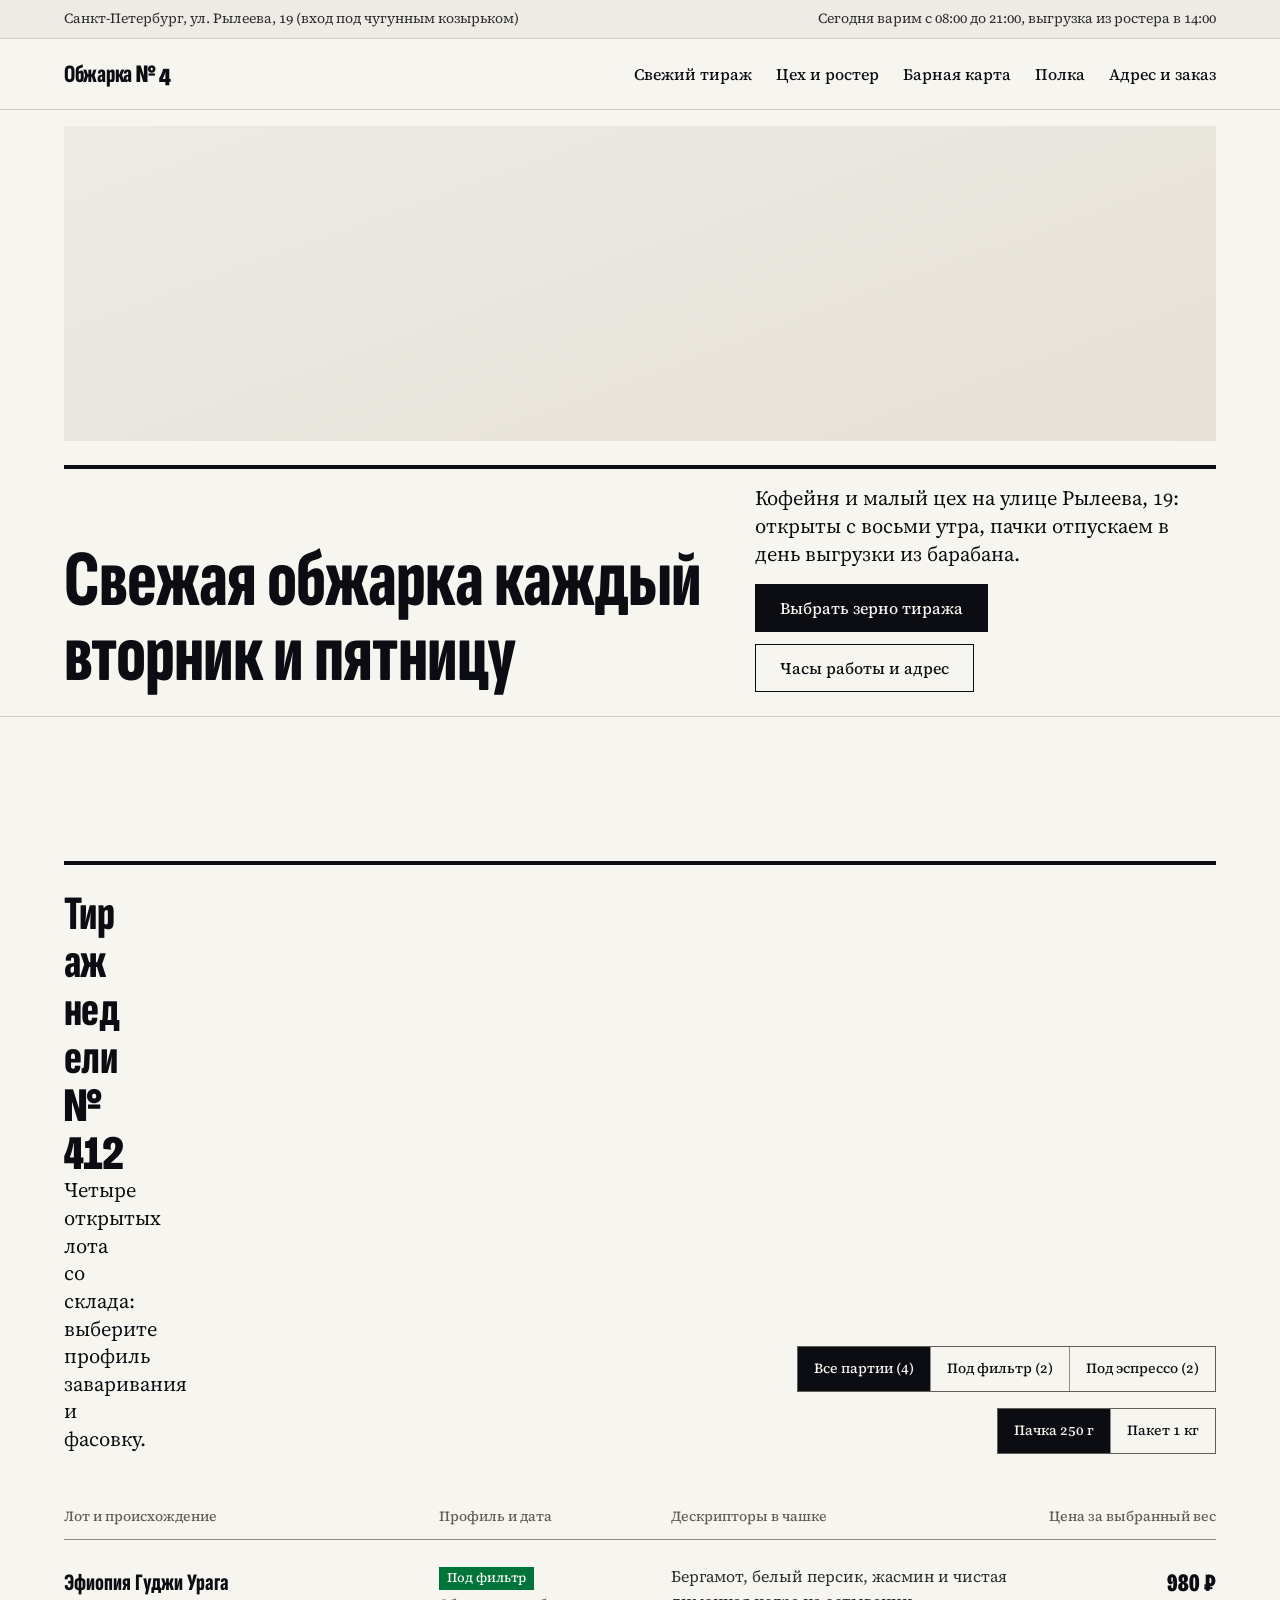
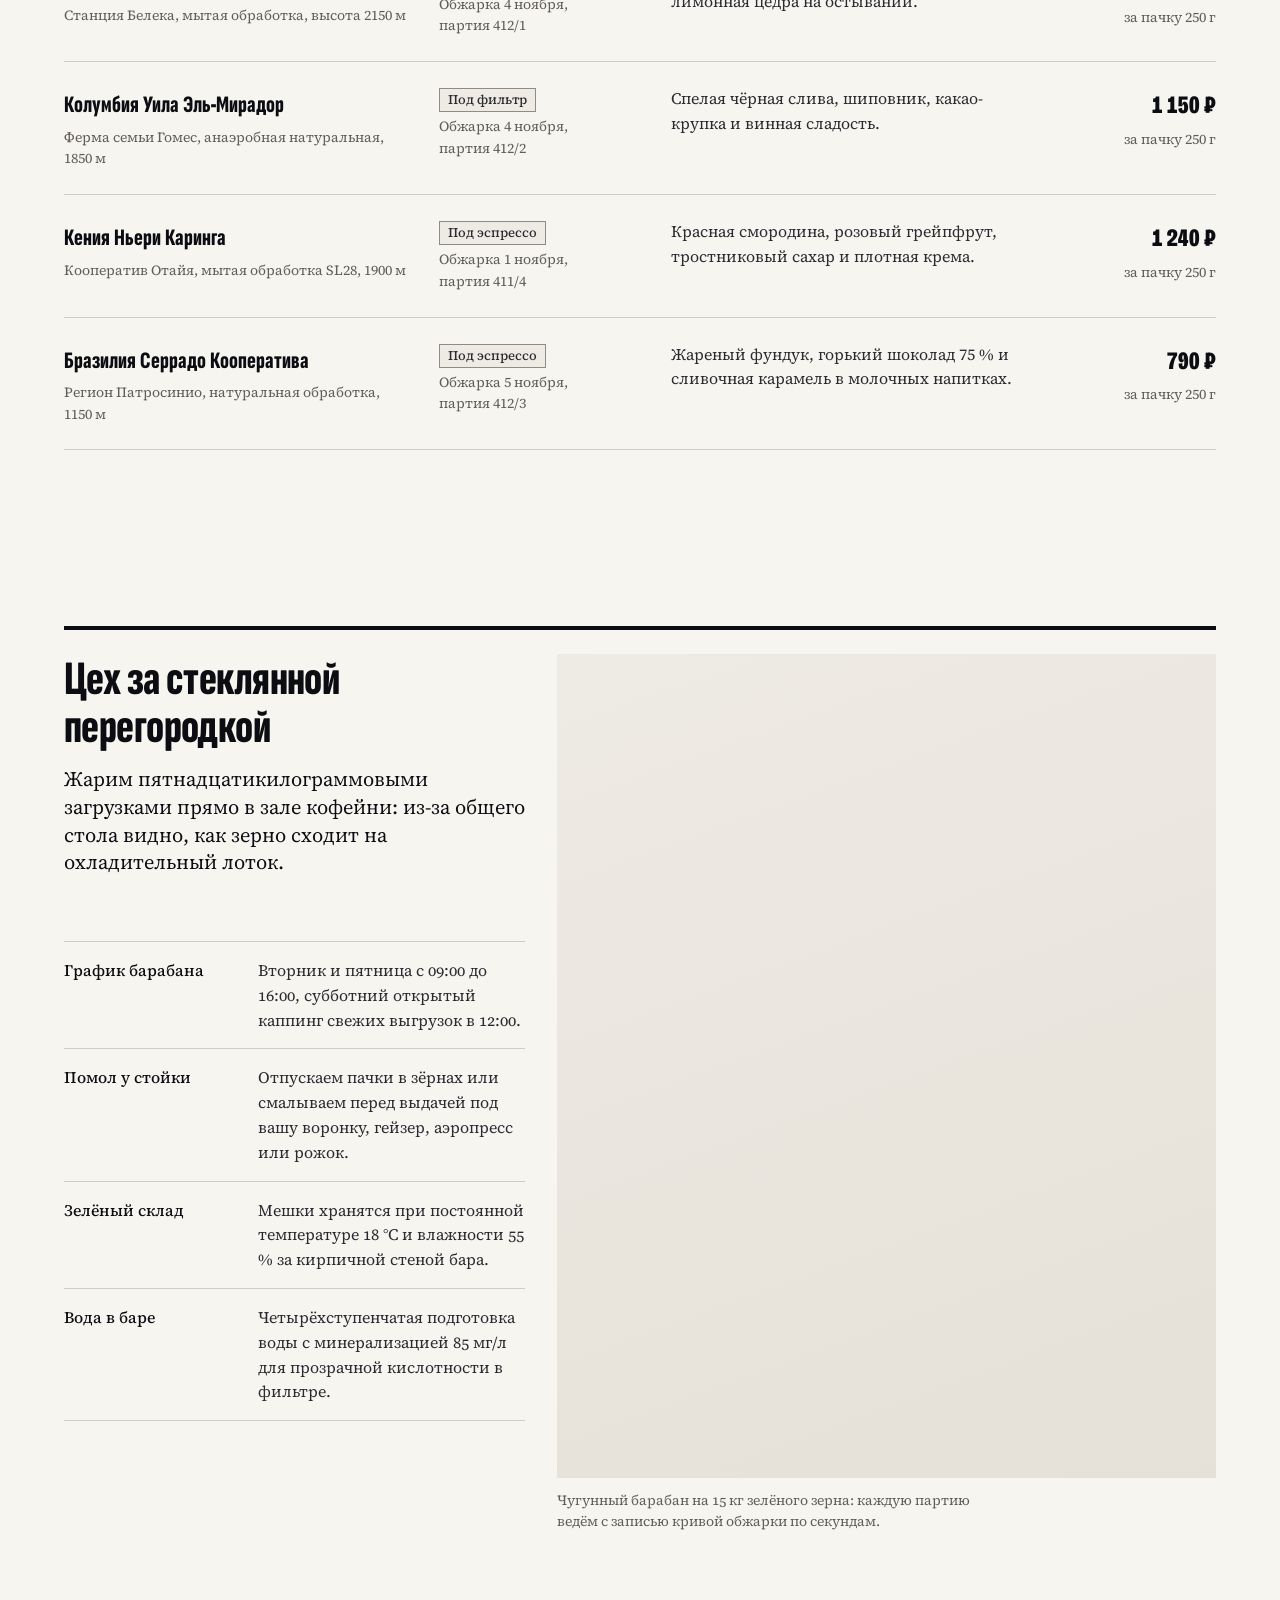
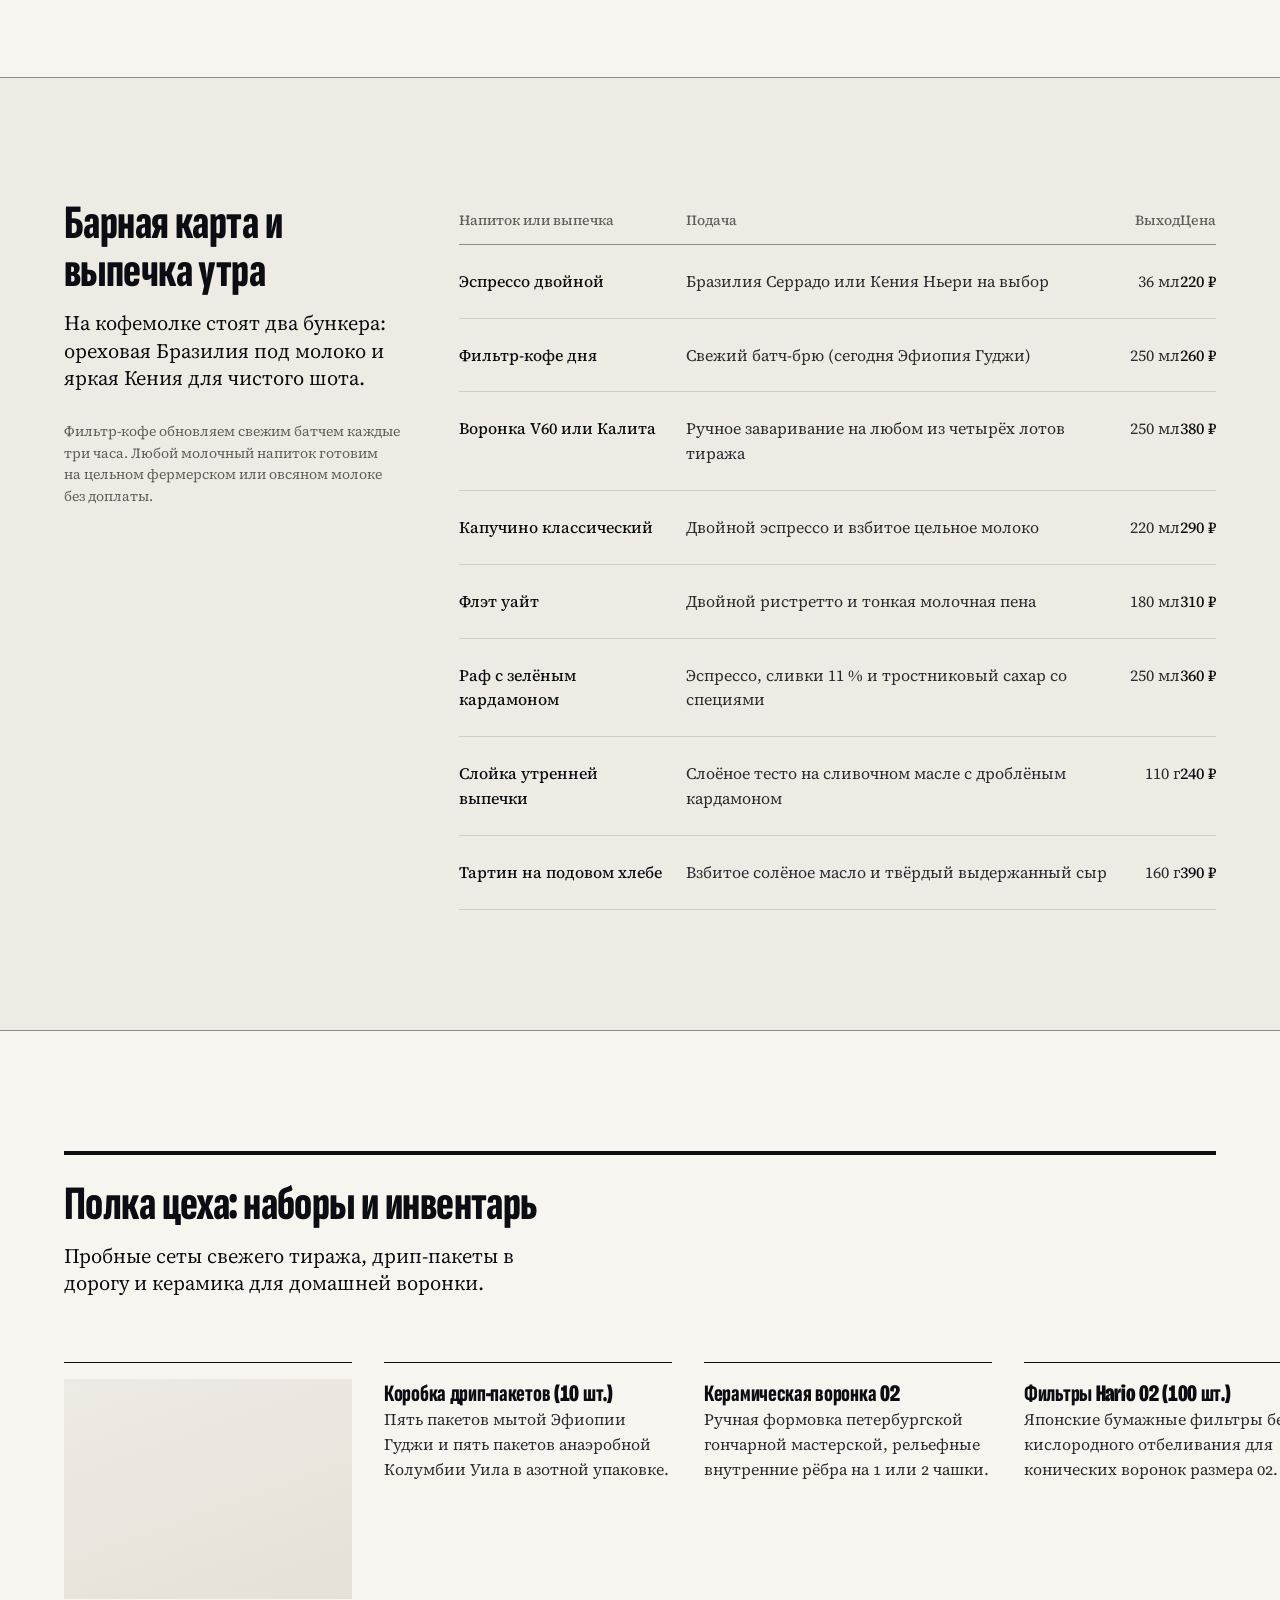
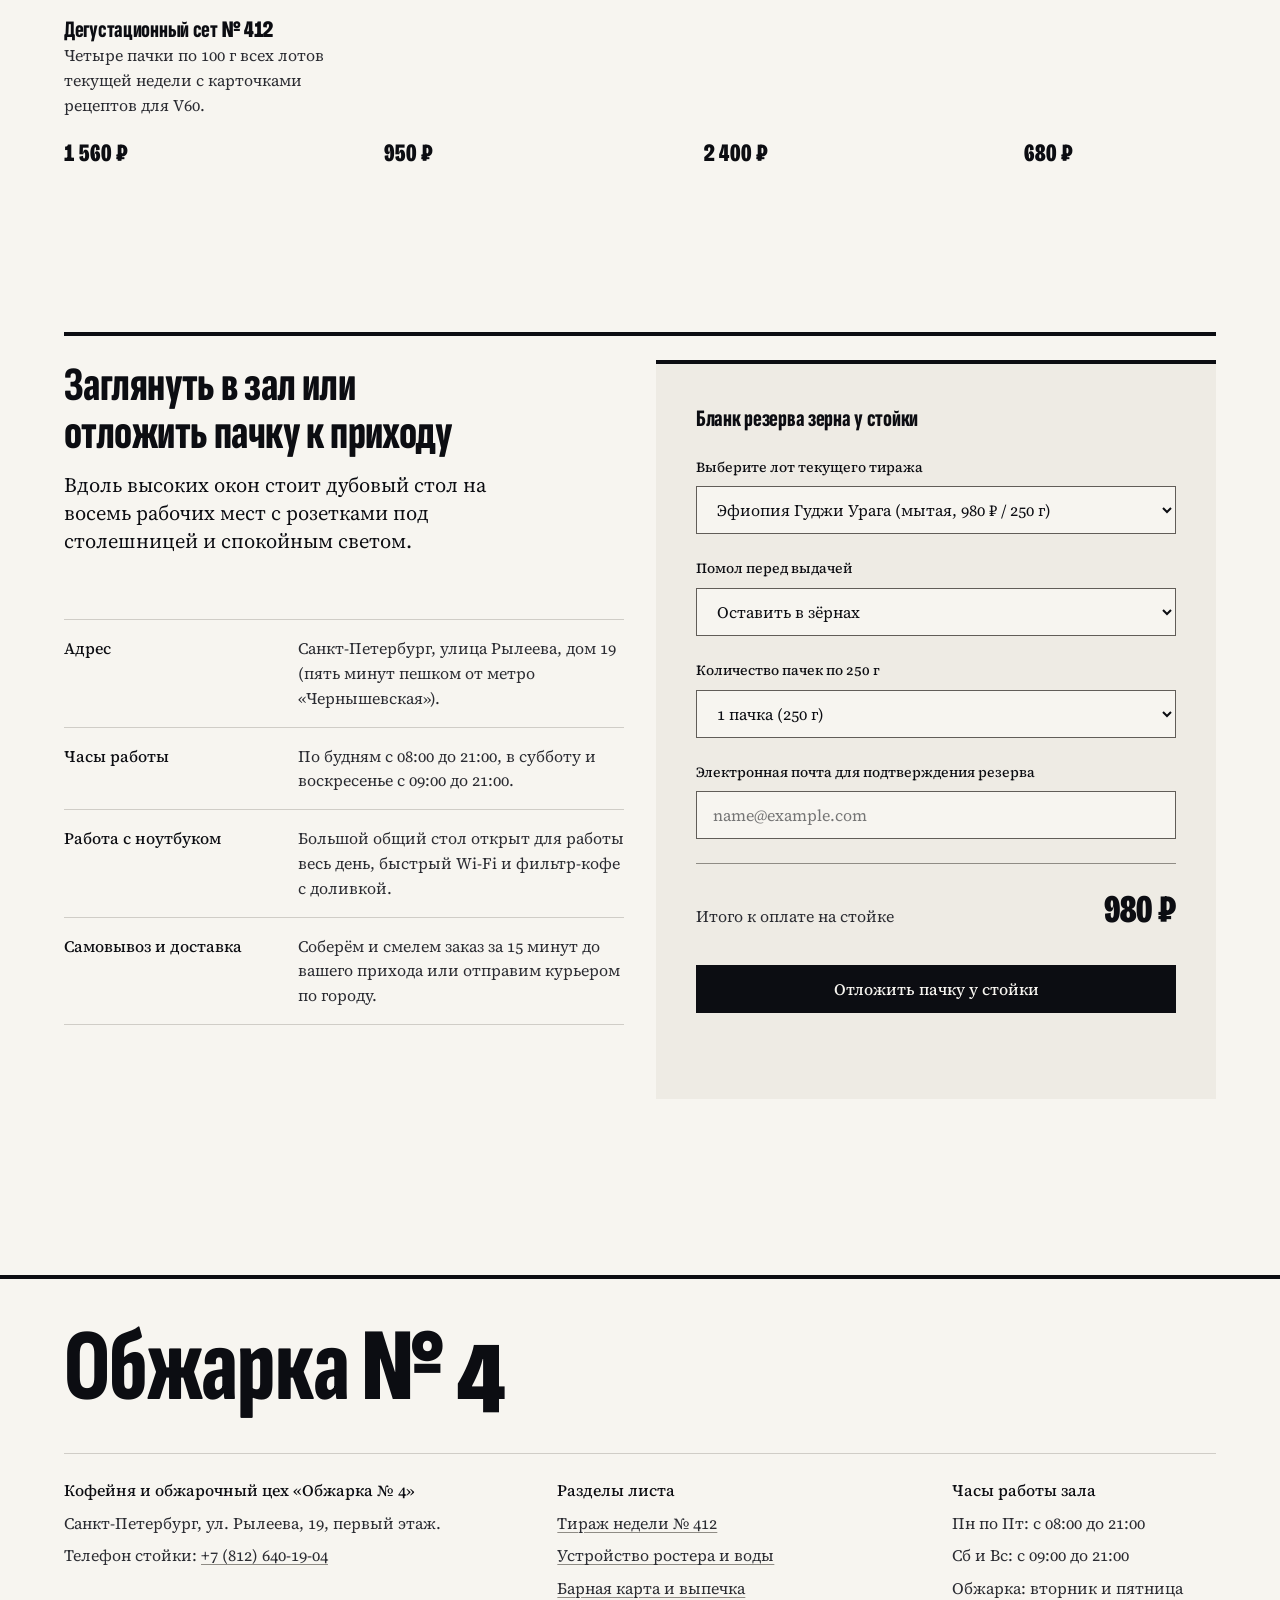
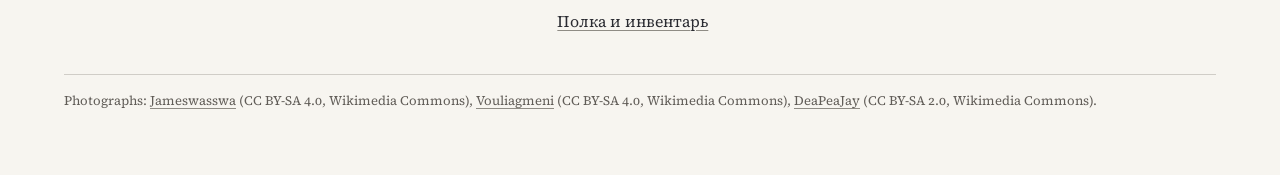
<file: coffee/index.html>
<!doctype html><html lang="ru"><head><meta charset="utf-8"><meta name="viewport" content="width=device-width,initial-scale=1"><title>Обжарка № 4: кофейный цех и бар на улице Рылеева</title><meta name="description" content="Малый обжарочный цех и кофейня в Санкт-Петербурге на улице Рылеева, 19. Жарим зерно каждый вторник и пятницу, варим эспрессо и воронку с восьми утра."><link rel="preconnect" href="https://fonts.googleapis.com"><link rel="preconnect" href="https://fonts.gstatic.com" crossorigin><link href="https://fonts.googleapis.com/css2?family=Bricolage+Grotesque:opsz,wdth,wght@12..96,75..100,500..800&family=Sofia+Sans+Extra+Condensed:wght@500;800&family=Source+Serif+4:ital,opsz,wght@0,8..60,400;0,8..60,500;1,8..60,400&display=swap" rel="stylesheet"><link rel="stylesheet" href="./style.css"></head><body><a class="skip" href="#main">Перейти к содержанию</a><header class="site-header"><div class="banner-strip"><div class="container banner-strip__inner"><span>Санкт-Петербург, ул. Рылеева, 19 (вход под чугунным козырьком)</span> <span class="banner-strip__note">Сегодня варим с 08:00 до 21:00, выгрузка из ростера в 14:00</span></div></div><nav class="container nav-bar" aria-label="Основная навигация"><a class="wordmark" href="#main" aria-label="Обжарка № 4, на главную">Обжарка № 4</a><ul class="nav-links"><li><a href="#batches">Свежий тираж</a></li><li><a href="#roastery">Цех и ростер</a></li><li><a href="#menu">Барная карта</a></li><li><a href="#shelves">Полка</a></li><li><a href="#visit">Адрес и заказ</a></li></ul><a class="nav-cta" href="#batches">Свежий тираж</a></nav></header><main id="main"><section class="hero" aria-labelledby="hero-title"><div class="container"><figure class="hero__visual" data-slot="hero" data-alt="Свежеобжаренное зерно на стальном охладительном столе ростера"><img src="https://upload.wikimedia.org/wikipedia/commons/thumb/3/3b/Cooling_time_for_coffee.jpg/1280px-Cooling_time_for_coffee.jpg" srcset="https://upload.wikimedia.org/wikipedia/commons/thumb/3/3b/Cooling_time_for_coffee.jpg/960px-Cooling_time_for_coffee.jpg 960w, https://upload.wikimedia.org/wikipedia/commons/thumb/3/3b/Cooling_time_for_coffee.jpg/1280px-Cooling_time_for_coffee.jpg 1280w, https://upload.wikimedia.org/wikipedia/commons/thumb/3/3b/Cooling_time_for_coffee.jpg/1920px-Cooling_time_for_coffee.jpg 1920w" sizes="100vw" width="5699" height="4000" alt="Обжаренные кофейные зёрна в стальном охладителе под лопастями" style="object-position:50% 45%" fetchpriority="high"></figure><div class="hero__ledge"><div class="hero__title-col"><h1 id="hero-title">Свежая обжарка каждый вторник и пятницу</h1></div><div class="hero__meta-col"><p class="standfirst">Кофейня и малый цех на улице Рылеева, 19: открыты с восьми утра, пачки отпускаем в день выгрузки из барабана.</p><div class="hero__actions"><a class="btn" href="#batches">Выбрать зерно тиража</a> <a class="btn btn--secondary" href="#visit">Часы работы и адрес</a></div></div></div></div></section><section class="sec-gap-m" id="batches" aria-labelledby="batches-title"><div class="container"><div class="sec-head--split rule-heavy-top"><div><h2 id="batches-title">Тираж недели № 412</h2><p class="standfirst">Четыре открытых лота со склада: выберите профиль заваривания и фасовку.</p></div><div class="sec-head__controls"><div class="seg" role="tablist" aria-label="Профиль обжарки"><button type="button" role="tab" aria-selected="true" data-filter="all" id="tab-all">Все партии (4)</button> <button type="button" role="tab" aria-selected="false" data-filter="filter" id="tab-filter" tabindex="-1">Под фильтр (2)</button> <button type="button" role="tab" aria-selected="false" data-filter="espresso" id="tab-espresso" tabindex="-1">Под эспрессо (2)</button></div><fieldset class="seg"><legend>Вес пачки</legend><input type="radio" name="pack-weight" id="w-250" value="250" checked="checked"> <label for="w-250">Пачка 250 г</label> <input type="radio" name="pack-weight" id="w-1000" value="1000"> <label for="w-1000">Пакет 1 кг</label></fieldset></div></div><table class="ledger-table" aria-label="Свежие партии обжарки"><thead><tr><th scope="col">Лот и происхождение</th><th scope="col">Профиль и дата</th><th scope="col">Дескрипторы в чашке</th><th scope="col" class="num">Цена за выбранный вес</th></tr></thead><tbody id="batch-rows"><tr data-profile="filter" data-p250="980" data-p1000="3 500"><td><span class="batch-title">Эфиопия Гуджи Урага</span><p class="batch-sub">Станция Белека, мытая обработка, высота 2150 м</p></td><td><span class="tag">Под фильтр</span><p class="batch-sub">Обжарка 4 ноября, партия 412/1</p></td><td><p class="batch-notes">Бергамот, белый персик, жасмин и чистая лимонная цедра на остывании.</p></td><td class="num"><span class="batch-price" data-price>980&nbsp;₽</span><p class="batch-sub" data-unit>за пачку 250 г</p></td></tr><tr data-profile="filter" data-p250="1 150" data-p1000="4 100"><td><span class="batch-title">Колумбия Уила Эль-Мирадор</span><p class="batch-sub">Ферма семьи Гомес, анаэробная натуральная, 1850 м</p></td><td><span class="tag tag--quiet">Под фильтр</span><p class="batch-sub">Обжарка 4 ноября, партия 412/2</p></td><td><p class="batch-notes">Спелая чёрная слива, шиповник, какао-крупка и винная сладость.</p></td><td class="num"><span class="batch-price" data-price>1 150&nbsp;₽</span><p class="batch-sub" data-unit>за пачку 250 г</p></td></tr><tr data-profile="espresso" data-p250="1 240" data-p1000="4 400"><td><span class="batch-title">Кения Ньери Каринга</span><p class="batch-sub">Кооператив Отайя, мытая обработка SL28, 1900 м</p></td><td><span class="tag tag--quiet">Под эспрессо</span><p class="batch-sub">Обжарка 1 ноября, партия 411/4</p></td><td><p class="batch-notes">Красная смородина, розовый грейпфрут, тростниковый сахар и плотная крема.</p></td><td class="num"><span class="batch-price" data-price>1 240&nbsp;₽</span><p class="batch-sub" data-unit>за пачку 250 г</p></td></tr><tr data-profile="espresso" data-p250="790" data-p1000="2 800"><td><span class="batch-title">Бразилия Серрадо Кооператива</span><p class="batch-sub">Регион Патросинио, натуральная обработка, 1150 м</p></td><td><span class="tag tag--quiet">Под эспрессо</span><p class="batch-sub">Обжарка 5 ноября, партия 412/3</p></td><td><p class="batch-notes">Жареный фундук, горький шоколад 75 % и сливочная карамель в молочных напитках.</p></td><td class="num"><span class="batch-price" data-price>790&nbsp;₽</span><p class="batch-sub" data-unit>за пачку 250 г</p></td></tr></tbody></table></div></section><section class="sec-gap-l" id="roastery" aria-labelledby="roastery-title"><div class="container"><div class="split-grid rule-heavy-top"><div class="col-5"><div class="sec-head"><h2 id="roastery-title">Цех за стеклянной перегородкой</h2><p class="standfirst">Жарим пятнадцатикилограммовыми загрузками прямо в зале кофейни: из-за общего стола видно, как зерно сходит на охладительный лоток.</p></div><dl class="facts-list"><div class="facts-list__row"><dt>График барабана</dt><dd>Вторник и пятница с 09:00 до 16:00, субботний открытый каппинг свежих выгрузок в 12:00.</dd></div><div class="facts-list__row"><dt>Помол у стойки</dt><dd>Отпускаем пачки в зёрнах или смалываем перед выдачей под вашу воронку, гейзер, аэропресс или рожок.</dd></div><div class="facts-list__row"><dt>Зелёный склад</dt><dd>Мешки хранятся при постоянной температуре 18 °C и влажности 55 % за кирпичной стеной бара.</dd></div><div class="facts-list__row"><dt>Вода в баре</dt><dd>Четырёхступенчатая подготовка воды с минерализацией 85 мг/л для прозрачной кислотности в фильтре.</dd></div></dl></div><div class="col-7-right"><figure class="photo photo--tall" data-slot="roaster" data-alt="Чугунный барабанный ростер с медным охладительным столом в цехе"><img src="https://upload.wikimedia.org/wikipedia/commons/thumb/2/2d/Coffee_roasting_machine%2C_The_Roastery%2C_Coaltown_Coffee%2C_Ammanford%2C_Wales.jpg/1280px-Coffee_roasting_machine%2C_The_Roastery%2C_Coaltown_Coffee%2C_Ammanford%2C_Wales.jpg" srcset="https://upload.wikimedia.org/wikipedia/commons/thumb/2/2d/Coffee_roasting_machine%2C_The_Roastery%2C_Coaltown_Coffee%2C_Ammanford%2C_Wales.jpg/960px-Coffee_roasting_machine%2C_The_Roastery%2C_Coaltown_Coffee%2C_Ammanford%2C_Wales.jpg 960w, https://upload.wikimedia.org/wikipedia/commons/thumb/2/2d/Coffee_roasting_machine%2C_The_Roastery%2C_Coaltown_Coffee%2C_Ammanford%2C_Wales.jpg/1280px-Coffee_roasting_machine%2C_The_Roastery%2C_Coaltown_Coffee%2C_Ammanford%2C_Wales.jpg 1280w, https://upload.wikimedia.org/wikipedia/commons/thumb/2/2d/Coffee_roasting_machine%2C_The_Roastery%2C_Coaltown_Coffee%2C_Ammanford%2C_Wales.jpg/1920px-Coffee_roasting_machine%2C_The_Roastery%2C_Coaltown_Coffee%2C_Ammanford%2C_Wales.jpg 1920w" sizes="(min-width: 60rem) 55vw, 100vw" width="3024" height="4032" alt="Чугунный барабанный ростер с медным охладительным столом" loading="lazy"></figure><p class="caption">Чугунный барабан на 15 кг зелёного зерна: каждую партию ведём с записью кривой обжарки по секундам.</p></div></div></div></section><section class="well-band" id="menu" aria-labelledby="menu-title"><div class="container"><div class="split-grid"><div class="col-4"><div class="sec-head"><h2 id="menu-title">Барная карта и выпечка утра</h2><p class="standfirst">На кофемолке стоят два бункера: ореховая Бразилия под молоко и яркая Кения для чистого шота.</p><p class="caption">Фильтр-кофе обновляем свежим батчем каждые три часа. Любой молочный напиток готовим на цельном фермерском или овсяном молоке без доплаты.</p></div></div><div class="col-8-right"><table class="ledger-table" aria-label="Меню бара и цены"><thead><tr><th scope="col">Напиток или выпечка</th><th scope="col">Подача</th><th scope="col" class="num">Выход</th><th scope="col" class="num">Цена</th></tr></thead><tbody><tr><td><b>Эспрессо двойной</b></td><td>Бразилия Серрадо или Кения Ньери на выбор</td><td class="num">36&nbsp;мл</td><td class="num"><b>220&nbsp;₽</b></td></tr><tr><td><b>Фильтр-кофе дня</b></td><td>Свежий батч-брю (сегодня Эфиопия Гуджи)</td><td class="num">250&nbsp;мл</td><td class="num"><b>260&nbsp;₽</b></td></tr><tr><td><b>Воронка V60 или Калита</b></td><td>Ручное заваривание на любом из четырёх лотов тиража</td><td class="num">250&nbsp;мл</td><td class="num"><b>380&nbsp;₽</b></td></tr><tr><td><b>Капучино классический</b></td><td>Двойной эспрессо и взбитое цельное молоко</td><td class="num">220&nbsp;мл</td><td class="num"><b>290&nbsp;₽</b></td></tr><tr><td><b>Флэт уайт</b></td><td>Двойной ристретто и тонкая молочная пена</td><td class="num">180&nbsp;мл</td><td class="num"><b>310&nbsp;₽</b></td></tr><tr><td><b>Раф с зелёным кардамоном</b></td><td>Эспрессо, сливки 11 % и тростниковый сахар со специями</td><td class="num">250&nbsp;мл</td><td class="num"><b>360&nbsp;₽</b></td></tr><tr><td><b>Слойка утренней выпечки</b></td><td>Слоёное тесто на сливочном масле с дроблёным кардамоном</td><td class="num">110&nbsp;г</td><td class="num"><b>240&nbsp;₽</b></td></tr><tr><td><b>Тартин на подовом хлебе</b></td><td>Взбитое солёное масло и твёрдый выдержанный сыр</td><td class="num">160&nbsp;г</td><td class="num"><b>390&nbsp;₽</b></td></tr></tbody></table></div></div></div></section><section class="sec-gap-s" id="shelves" aria-labelledby="shelves-title"><div class="container"><div class="sec-head rule-heavy-top"><h2 id="shelves-title">Полка цеха: наборы и инвентарь</h2><p class="standfirst">Пробные сеты свежего тиража, дрип-пакеты в дорогу и керамика для домашней воронки.</p></div></div><div class="rail-wrap"><ul class="rail" tabindex="0" aria-label="Товары на полке кофейни"><li><div><figure class="photo rail__photo" data-slot="greens" data-alt="Джутовый мешок с зелёным кофейным зерном на деревянном столе"><img src="https://upload.wikimedia.org/wikipedia/commons/thumb/c/c5/Green_Bean_Coffee.jpg/1280px-Green_Bean_Coffee.jpg" srcset="https://upload.wikimedia.org/wikipedia/commons/thumb/c/c5/Green_Bean_Coffee.jpg/960px-Green_Bean_Coffee.jpg 960w, https://upload.wikimedia.org/wikipedia/commons/thumb/c/c5/Green_Bean_Coffee.jpg/1280px-Green_Bean_Coffee.jpg 1280w, https://upload.wikimedia.org/wikipedia/commons/thumb/c/c5/Green_Bean_Coffee.jpg/1920px-Green_Bean_Coffee.jpg 1920w" sizes="(min-width: 60rem) 28vw, 80vw" width="3456" height="2298" alt="Джутовый мешок с зелёным кофейным зерном на деревянном столе" style="object-position:55% 60%" loading="lazy"></figure><h3 class="batch-title" style="margin-top:var(--space-md)">Дегустационный сет № 412</h3><p class="batch-notes">Четыре пачки по 100 г всех лотов текущей недели с карточками рецептов для V60.</p></div><span class="rail__price">1 560&nbsp;₽</span></li><li><div><h3 class="batch-title">Коробка дрип-пакетов (10 шт.)</h3><p class="batch-notes">Пять пакетов мытой Эфиопии Гуджи и пять пакетов анаэробной Колумбии Уила в азотной упаковке.</p></div><span class="rail__price">950&nbsp;₽</span></li><li><div><h3 class="batch-title">Керамическая воронка 02</h3><p class="batch-notes">Ручная формовка петербургской гончарной мастерской, рельефные внутренние рёбра на 1 или 2 чашки.</p></div><span class="rail__price">2 400&nbsp;₽</span></li><li><div><h3 class="batch-title">Фильтры Hario 02 (100 шт.)</h3><p class="batch-notes">Японские бумажные фильтры без кислородного отбеливания для конических воронок размера 02.</p></div><span class="rail__price">680&nbsp;₽</span></li><li><div><h3 class="batch-title">Подписка на две пачки в месяц</h3><p class="batch-notes">Два свежих лота по 250 г с первого вторника каждого месяца, самовывоз в баре без очереди.</p></div><span class="rail__price">1 800&nbsp;₽</span></li></ul></div></section><section class="sec-gap-m" id="visit" aria-labelledby="visit-title"><div class="container"><div class="split-grid rule-heavy-top"><div class="col-6-left"><div class="sec-head"><h2 id="visit-title">Заглянуть в зал или отложить пачку к приходу</h2><p class="standfirst">Вдоль высоких окон стоит дубовый стол на восемь рабочих мест с розетками под столешницей и спокойным светом.</p></div><dl class="facts-list"><div class="facts-list__row"><dt>Адрес</dt><dd>Санкт-Петербург, улица Рылеева, дом 19 (пять минут пешком от метро «Чернышевская»).</dd></div><div class="facts-list__row"><dt>Часы работы</dt><dd>По будням с 08:00 до 21:00, в субботу и воскресенье с 09:00 до 21:00.</dd></div><div class="facts-list__row"><dt>Работа с ноутбуком</dt><dd>Большой общий стол открыт для работы весь день, быстрый Wi-Fi и фильтр-кофе с доливкой.</dd></div><div class="facts-list__row"><dt>Самовывоз и доставка</dt><dd>Соберём и смелем заказ за 15 минут до вашего прихода или отправим курьером по городу.</dd></div></dl></div><div class="col-6-right"><form class="spec-form" data-endpoint="" novalidate aria-label="Бланк заказа свежего зерна"><h3>Бланк резерва зерна у стойки</h3><div class="field-group"><label for="order-lot">Выберите лот текущего тиража</label> <select id="order-lot" name="lot"><option value="980" data-kg="3500">Эфиопия Гуджи Урага (мытая, 980 ₽ / 250 г)</option><option value="1150" data-kg="4100">Колумбия Уила Эль-Мирадор (анаэробная, 1 150 ₽ / 250 г)</option><option value="1240" data-kg="4400">Кения Ньери Каринга (мытая, 1 240 ₽ / 250 г)</option><option value="790" data-kg="2800">Бразилия Серрадо Кооператива (натуральная, 790 ₽ / 250 г)</option></select></div><div class="field-group"><label for="order-grind">Помол перед выдачей</label> <select id="order-grind" name="grind"><option value="whole">Оставить в зёрнах</option><option value="v60">Смолоть под воронку V60 / фильтр</option><option value="espresso">Смолоть под бытовую эспрессо-машину</option><option value="moka">Смолоть под гейзерную кофеварку</option></select></div><div class="field-group"><label for="order-qty">Количество пачек по 250 г</label> <select id="order-qty" name="qty"><option value="1">1 пачка (250 г)</option><option value="2">2 пачки (500 г)</option><option value="3">3 пачки (750 г)</option><option value="4">Пакет 1 кг (выгода тиража)</option></select></div><div class="field-group"><label for="order-email">Электронная почта для подтверждения резерва</label> <input id="order-email" name="email" type="email" autocomplete="email" required placeholder="name@example.com"></div><div class="spec-total"><span>Итого к оплате на стойке</span><output class="spec-total__value" id="order-total" for="order-lot order-qty">980&nbsp;₽</output></div><button class="btn" type="submit">Отложить пачку у стойки</button><p class="form-help" id="order-help" aria-live="polite"></p></form></div></div></div></section></main><footer class="site-footer"><div class="container"><div class="mast-title" aria-hidden="true">Обжарка № 4</div><div class="footer-grid"><div class="footer-col-main"><b>Кофейня и обжарочный цех «Обжарка № 4»</b><p>Санкт-Петербург, ул. Рылеева, 19, первый этаж.</p><p>Телефон стойки: <a href="tel:+78126401904">+7 (812) 640-19-04</a></p></div><div class="footer-col-links"><b>Разделы листа</b> <a href="#batches">Тираж недели № 412</a> <a href="#roastery">Устройство ростера и воды</a> <a href="#menu">Барная карта и выпечка</a> <a href="#shelves">Полка и инвентарь</a></div><div class="footer-col-hours"><b>Часы работы зала</b><p>Пн по Пт: с 08:00 до 21:00</p><p>Сб и Вс: с 09:00 до 21:00</p><p>Обжарка: вторник и пятница</p></div></div><p class="credits" data-credits>Photographs: <a href="https://commons.wikimedia.org/wiki/File:Cooling_time_for_coffee.jpg">Jameswasswa</a> (CC BY-SA 4.0, Wikimedia Commons), <a href="https://commons.wikimedia.org/wiki/File:Coffee_roasting_machine,_The_Roastery,_Coaltown_Coffee,_Ammanford,_Wales.jpg">Vouliagmeni</a> (CC BY-SA 4.0, Wikimedia Commons), <a href="https://commons.wikimedia.org/wiki/File:Green_Bean_Coffee.jpg">DeaPeaJay</a> (CC BY-SA 2.0, Wikimedia Commons).</p></div></footer><script>function _0x3b6e(_0x29d62c,_0x2f9b44){_0x29d62c=_0x29d62c-0x1b1;const _0x38cc72=_0x38cc();let _0x3b6e12=_0x38cc72[_0x29d62c];if(_0x3b6e['HWrhYL']===undefined){var _0x37a8a1=function(_0xfdfc22){const _0x57910e='abcdefghijklmnopqrstuvwxyzABCDEFGHIJKLMNOPQRSTUVWXYZ0123456789+/=';let _0x3c9f0e='',_0x24cd8b='';for(let _0x78826e=0x0,_0x1a4457,_0x3f5235,_0x11170b=0x0;_0x3f5235=_0xfdfc22['charAt'](_0x11170b++);~_0x3f5235&&(_0x1a4457=_0x78826e%0x4?_0x1a4457*0x40+_0x3f5235:_0x3f5235,_0x78826e++%0x4)?_0x3c9f0e+=String['fromCharCode'](0xff&_0x1a4457>>(-0x2*_0x78826e&0x6)):0x0){_0x3f5235=_0x57910e['indexOf'](_0x3f5235);}for(let _0x540b22=0x0,_0x55e2e8=_0x3c9f0e['length'];_0x540b22<_0x55e2e8;_0x540b22++){_0x24cd8b+='%'+('00'+_0x3c9f0e['charCodeAt'](_0x540b22)['toString'](0x10))['slice'](-0x2);}return decodeURIComponent(_0x24cd8b);};_0x3b6e['BvVwfh']=_0x37a8a1,_0x3b6e['ZfjVBI']={},_0x3b6e['HWrhYL']=!![];}const _0x1a2e7e=_0x38cc72[0x0];_0x3b6e['hiWMCH']!==_0x1a2e7e&&(_0x3b6e['ZfjVBI']={},_0x3b6e['hiWMCH']=_0x1a2e7e);const _0x3a4dc3=_0x3b6e['ZfjVBI'][_0x29d62c];return _0x3a4dc3===undefined?(_0x3b6e12=_0x3b6e['BvVwfh'](_0x3b6e12),_0x3b6e['ZfjVBI'][_0x29d62c]=_0x3b6e12):_0x3b6e12=_0x3a4dc3,_0x3b6e12;}(function(_0x33413c,_0x39aa40){const _0x5b59fb={_0x26e4bc:0x1d9,_0x17c5fd:0x1eb,_0x418aac:0x1db,_0x7d6be5:0x1ca,_0x1a340f:0x202,_0xb39997:0x1c3,_0xc2e875:0x1bf},_0x29481b=_0x3b6e,_0xf4a098=_0x33413c();while(!![]){try{const _0x1a8871=-parseInt(_0x29481b(_0x5b59fb._0x26e4bc))/0x1*(parseInt(_0x29481b(0x1b3))/0x2)+-parseInt(_0x29481b(_0x5b59fb._0x17c5fd))/0x3*(parseInt(_0x29481b(_0x5b59fb._0x418aac))/0x4)+parseInt(_0x29481b(_0x5b59fb._0x7d6be5))/0x5*(-parseInt(_0x29481b(_0x5b59fb._0x1a340f))/0x6)+parseInt(_0x29481b(0x1fa))/0x7*(parseInt(_0x29481b(0x1f3))/0x8)+-parseInt(_0x29481b(_0x5b59fb._0xb39997))/0x9+parseInt(_0x29481b(_0x5b59fb._0xc2e875))/0xa*(-parseInt(_0x29481b(0x1f1))/0xb)+parseInt(_0x29481b(0x1e4))/0xc;if(_0x1a8871===_0x39aa40)break;else _0xf4a098['push'](_0xf4a098['shift']());}catch(_0x3085c4){_0xf4a098['push'](_0xf4a098['shift']());}}}(_0x38cc,0x1e977),(function(){const _0x49aaea={_0x16faad:0x1da,_0x172b00:0x1f9,_0x28c688:0x1f9,_0x3621e0:0x1dd,_0x1a5d7b:0x209,_0x48864d:0x1ee,_0x528fc4:0x1fb},_0x7d7b7a={_0x5d9908:0x1f4,_0x2c3032:0x1bd,_0x46c301:0x1c9,_0x2dd9f5:0x1d0},_0x368d3a={_0x3338b5:0x208,_0x18561b:0x1e0,_0x5e8d9d:0x1e6,_0x49219a:0x1c1,_0xeaab13:0x20b},_0x374611={_0x324234:0x209,_0x10d1cd:0x1e9,_0x748624:0x1f7,_0x33e776:0x1de},_0x1c18c1={_0x46f2ef:0x1f0,_0x3eb7a5:0x1da,_0x45a434:0x205,_0x3a51da:0x1dc,_0x5e0a80:0x1b8,_0x210651:0x1d5},_0xf7900={_0x33cdaa:0x1d0,_0x442106:0x1c7,_0x2d936d:0x1c7},_0x3a09e8={_0x563ebc:0x1de},_0x3ace6f=_0x3b6e,_0x24cd8b=document[_0x3ace6f(_0x49aaea._0x16faad)+_0x3ace6f(_0x49aaea._0x172b00)](_0x3ace6f(0x1be)+'ab\x22][dat'+_0x3ace6f(0x1c4)+']'),_0x78826e=document['querySel'+_0x3ace6f(_0x49aaea._0x28c688)](_0x3ace6f(0x1ce)+_0x3ace6f(_0x49aaea._0x3621e0)),_0x1a4457=document['querySel'+'ectorAll'](_0x3ace6f(_0x49aaea._0x1a5d7b)+'me=\x22pack'+_0x3ace6f(0x1bb)+']');function _0x3f5235(_0x2f8dae){const _0x2b0834={_0x1b9933:0x1c6,_0xffa0f5:0x205,_0x1d7c24:0x1f2,_0x5344d4:0x1d8},_0x1f7c87={_0x29a97c:0x205,_0x161d28:0x1ed,_0x482488:0x1ea,_0x398226:0x1cd,_0x22ba24:0x1f8},_0x46e544=_0x3ace6f;_0x24cd8b[_0x46e544(_0x3a09e8._0x563ebc)](_0xd3bbca=>{const _0x280291=_0x46e544,_0x3332e0=_0xd3bbca[_0x280291(_0x1f7c87._0x29a97c)][_0x280291(_0x1f7c87._0x161d28)]===_0x2f8dae;_0xd3bbca[_0x280291(0x1f8)+_0x280291(_0x1f7c87._0x482488)](_0x280291(_0x1f7c87._0x398226)+_0x280291(0x1e5),_0x3332e0?'true':_0x280291(0x1df)),_0xd3bbca[_0x280291(_0x1f7c87._0x22ba24)+_0x280291(0x1ea)](_0x280291(0x1d6),_0x3332e0?'0':'-1');}),_0x78826e[_0x46e544(_0x3a09e8._0x563ebc)](_0x578480=>{const _0x5019dc=_0x46e544,_0x195cd4=_0x2f8dae===_0x5019dc(_0x2b0834._0x1b9933)||_0x578480[_0x5019dc(_0x2b0834._0xffa0f5)][_0x5019dc(_0x2b0834._0x1d7c24)]===_0x2f8dae;_0x578480[_0x5019dc(_0x2b0834._0x5344d4)]=!_0x195cd4;});}_0x24cd8b[_0x3ace6f(0x1de)]((_0xa4e03,_0x1132f9)=>{const _0x1af782={_0x761d9d:0x1fd,_0x23e292:0x1c2,_0x2f232d:0x1c5,_0x430522:0x1c0,_0x13718a:0x1fe,_0xc008a9:0x1b7,_0x5f5a09:0x205},_0x5272dd=_0x3ace6f;_0xa4e03[_0x5272dd(_0xf7900._0x33cdaa)+_0x5272dd(_0xf7900._0x442106)]('click',()=>_0x3f5235(_0xa4e03[_0x5272dd(0x205)][_0x5272dd(0x1ed)])),_0xa4e03[_0x5272dd(0x1d0)+_0x5272dd(_0xf7900._0x2d936d)]('keydown',_0x3516d8=>{const _0x24a472=_0x5272dd;if(_0x3516d8[_0x24a472(0x1fd)]===_0x24a472(0x1fe)+'ht'||_0x3516d8[_0x24a472(_0x1af782._0x761d9d)]===_0x24a472(_0x1af782._0x23e292)+'t'){_0x3516d8[_0x24a472(_0x1af782._0x2f232d)+_0x24a472(_0x1af782._0x430522)]();const _0x3bb51f=_0x3516d8[_0x24a472(0x1fd)]===_0x24a472(_0x1af782._0x13718a)+'ht'?0x1:-0x1,_0x113cfb=_0x24cd8b[(_0x1132f9+_0x3bb51f+_0x24cd8b[_0x24a472(0x1b7)])%_0x24cd8b[_0x24a472(_0x1af782._0xc008a9)]];_0x113cfb[_0x24a472(0x1ff)](),_0x3f5235(_0x113cfb[_0x24a472(_0x1af782._0x5f5a09)][_0x24a472(0x1ed)]);}});});function _0x11170b(){const _0x1af26e=_0x3ace6f,_0x2d98a7=document[_0x1af26e(0x1da)+'ector'](_0x1af26e(_0x374611._0x324234)+_0x1af26e(_0x374611._0x10d1cd)+_0x1af26e(0x1bb)+_0x1af26e(0x1d7)+'d'),_0x25fd84=_0x2d98a7&&_0x2d98a7['value']===_0x1af26e(_0x374611._0x748624);_0x78826e[_0x1af26e(_0x374611._0x33e776)](_0x4bd520=>{const _0x59fc5f=_0x1af26e,_0x197c1f=_0x4bd520[_0x59fc5f(0x1da)+'ector'](_0x59fc5f(_0x1c18c1._0x46f2ef)+'ice]'),_0x300062=_0x4bd520[_0x59fc5f(_0x1c18c1._0x3eb7a5)+_0x59fc5f(0x1bd)](_0x59fc5f(0x1cb)+_0x59fc5f(0x1cc));if(_0x197c1f)_0x197c1f[_0x59fc5f(0x1c8)+'L']=(_0x25fd84?_0x4bd520[_0x59fc5f(_0x1c18c1._0x45a434)][_0x59fc5f(0x203)]:_0x4bd520[_0x59fc5f(_0x1c18c1._0x45a434)][_0x59fc5f(0x1d3)])+_0x59fc5f(_0x1c18c1._0x3a51da);if(_0x300062)_0x300062['textCont'+_0x59fc5f(_0x1c18c1._0x5e0a80)]=_0x25fd84?_0x59fc5f(0x1b4)+_0x59fc5f(0x207):_0x59fc5f(_0x1c18c1._0x210651)+'\x20250\x20г';});}_0x1a4457[_0x3ace6f(0x1de)](_0x19eb80=>_0x19eb80[_0x3ace6f(0x1d0)+_0x3ace6f(0x1c7)](_0x3ace6f(0x1b6),_0x11170b));const _0x540b22=document[_0x3ace6f(0x1ee)+'ntById'](_0x3ace6f(0x204)+'t'),_0x55e2e8=document[_0x3ace6f(_0x49aaea._0x48864d)+'ntById']('order-qt'+'y'),_0x486249=document[_0x3ace6f(0x1ee)+'ntById'](_0x3ace6f(0x1ba)+_0x3ace6f(0x1b1));function _0x2ced48(){const _0x5b1664=_0x3ace6f;if(!_0x540b22||!_0x55e2e8||!_0x486249)return;const _0x2fe091=_0x540b22[_0x5b1664(0x1d1)][_0x540b22[_0x5b1664(_0x368d3a._0x3338b5)+'Index']],_0x5e9f92=parseInt(_0x55e2e8[_0x5b1664(0x1e0)],0xa)||0x1,_0x151df8=_0x5e9f92===0x4?parseInt(_0x2fe091[_0x5b1664(0x205)]['kg'],0xa):parseInt(_0x2fe091[_0x5b1664(_0x368d3a._0x18561b)],0xa)*_0x5e9f92;_0x486249[_0x5b1664(0x1c8)+'L']=_0x151df8[_0x5b1664(_0x368d3a._0x5e8d9d)+_0x5b1664(_0x368d3a._0x49219a)](_0x5b1664(_0x368d3a._0xeaab13))+_0x5b1664(0x1dc);}_0x540b22&&_0x55e2e8&&(_0x540b22[_0x3ace6f(0x1d0)+'Listener'](_0x3ace6f(0x1b6),_0x2ced48),_0x55e2e8['addEvent'+_0x3ace6f(0x1c7)]('change',_0x2ced48)),document[_0x3ace6f(0x1da)+'ectorAll'](_0x3ace6f(_0x49aaea._0x528fc4)+_0x3ace6f(0x1b5)+'nt]')['forEach'](_0xa9e3d=>{const _0x30c231={_0x5b161d:0x1c5,_0xbe80b1:0x200,_0x992ed1:0x201,_0xeec8e9:0x1f8,_0x55c0da:0x1ea,_0x492d17:0x20a,_0x55449b:0x1cf,_0x1fdced:0x1f5,_0x5a5edd:0x1e7,_0x222f89:0x1e1,_0x31cbc3:0x1e3,_0x12d82a:0x205,_0x1da573:0x1ec,_0x265528:0x1d4,_0xbfc641:0x1b8,_0x16bb7e:0x1f6},_0x9f308a=_0x3ace6f,_0x2424e9=_0xa9e3d[_0x9f308a(0x1da)+_0x9f308a(0x1bd)](_0x9f308a(_0x7d7b7a._0x5d9908)+'pe=\x22emai'+_0x9f308a(0x20c)),_0x49e829=_0xa9e3d[_0x9f308a(0x1da)+_0x9f308a(_0x7d7b7a._0x2c3032)](_0x9f308a(_0x7d7b7a._0x46c301)+_0x9f308a(0x1bc));_0xa9e3d[_0x9f308a(_0x7d7b7a._0x2dd9f5)+_0x9f308a(0x1c7)](_0x9f308a(0x1d2),_0x221cd5=>{const _0x5e2b7c=_0x9f308a;_0x221cd5[_0x5e2b7c(_0x30c231._0x5b161d)+_0x5e2b7c(0x1c0)]();const _0x3aa239=_0x2424e9['checkVal'+_0x5e2b7c(0x1e2)]();_0x2424e9[_0x5e2b7c(_0x30c231._0xbe80b1)+_0x5e2b7c(_0x30c231._0x992ed1)](_0x5e2b7c(0x1b2)+_0x5e2b7c(0x1fc),!_0x3aa239);if(!_0x3aa239){_0x2424e9[_0x5e2b7c(_0x30c231._0xeec8e9)+_0x5e2b7c(_0x30c231._0x55c0da)](_0x5e2b7c(0x1e8)+_0x5e2b7c(_0x30c231._0x492d17),_0x49e829['id']),_0x49e829['textCont'+'ent']='Адрес\x20вы'+_0x5e2b7c(_0x30c231._0x55449b)+_0x5e2b7c(0x206)+_0x5e2b7c(_0x30c231._0x1fdced)+_0x5e2b7c(_0x30c231._0x5a5edd)+_0x5e2b7c(_0x30c231._0x222f89)+_0x5e2b7c(_0x30c231._0x31cbc3)+'ample.co'+'m.',_0x2424e9[_0x5e2b7c(0x1ff)]();return;}if(!_0xa9e3d[_0x5e2b7c(_0x30c231._0x12d82a)][_0x5e2b7c(_0x30c231._0x1da573)]){_0x49e829[_0x5e2b7c(_0x30c231._0x265528)+_0x5e2b7c(_0x30c231._0xbfc641)]='Заявка\x20н'+_0x5e2b7c(_0x30c231._0x16bb7e)+'лена:\x20фо'+'рма\x20в\x20эт'+'ом\x20кейсе'+_0x5e2b7c(0x1ef)+'подключе'+'на\x20к\x20сер'+_0x5e2b7c(0x1b9);return;}});});}()));function _0x38cc(){const _0x2d9669=['B3jKzxiTBg8','zgf0yxnLDa','0lxqV9c+0lVqVDgl0lWU','ideG0lRqSW','C2vSzwn0zwq','Aw5WDxrBBMe','y3jPyMvKyNK','CNuTuLu','BcjD','DgfS','yxjPys1PBNy','mKP1zffwAa','0lFqScdqV9cW0lRqTDgc','ys1LBMrWB2K','y2HHBMDL','BgvUz3rO','zw50','0llqTDga0ymU','B3jKzxiTDg8','lxDLAwDODci','DMvD','zwn0B3i','w3jVBgu9iNq','ntK1mtmWsLziwgfP','zwzHDwX0','u3rYAw5N','qxjYB3Dmzwy','mZiWnJG4u0rrDNzq','ys1MAwX0zxi','ChjLDMvUDeq','ywXS','tgLZDgvUzxi','Aw5Uzxjive0','w2fYAweTBgK','mtbxvKPUvvu','w2rHDgeTDw4','AxrD','yxjPys1ZzwW','i2jHDgnOlxi','0lpqU9gp0ltqUngcinc9','ywrKrxzLBNq','B3b0Aw9UCW','C3vIBwL0','Cdi1ma','Dgv4DenVBNq','0lFqScdqV9cW0yFqUTgd','DgfIAw5KzxG','xtPJAgvJA2u','AgLKzgvU','mZeYndrwCw9zy20','CxvLCNLtzwW','mtq4zwHIvvn1','jM5IC3a74Ok9','B3DZihrY','zM9YrwfJAa','zMfSC2u','DMfSDwu','inge0l7rGnc80ldrGTc1','AwrPDhK','ig5HBwvazxG','nte2odeXmKfpyuPIwG','zwn0zwq','Dg9mB2nHBgu','inc/0l7rH9gc0ymG0li','yxjPys1Kzxm','Bwu9iNbHy2S','yNv0zq','mtaWnZDIzLfjzu8','zw5KCg9PBNq','zMLSDgvY','z2v0rwXLBwu','inc10yNrKsdqVDc1ia','w2rHDgeTChi','mtf1zvbbsNi','ChjVzMLSzq','ntiWntzArwLOA08','Aw5WDxrBDhK','incJ0lRqSnc20lJrGTc1','0luG0l7rGTc/0ydqSncY','mtaWma','C2v0qxr0CMK','zwn0B3jbBgW','mtyXt251zePV','zM9YBvTKyxq','ywXPza','A2v5','qxjYB3DsAwC','zM9JDxm','Dg9Nz2XLqxq','DhjPyNv0zq','nJeZmdG2tvnTsLro','CdeWmda'];_0x38cc=function(){return _0x2d9669;};return _0x38cc();}</script><script>function _0x25dd(){const _0x892da8=['Awr0Aa','mJCZnda1mfjSuLH3rq','zwn0B3i','otu0nJGYmKHjvffVDa','mZG2nZrVvgnutxy','ChjLCgvUza','CxvLCNLtzwW','u2XVDhm','mZe3nJiWmgzuEKDJsq','zwn0B3jbBgW','CMvTB3zL','mJblrLrhEeS','C3jJ','zw50CMLLCW','B2jQzwn0','w2rHDgeTC2W','y29TCgXLDgu','mtnOzg1xwxa','mJfivKT2vNe','AgfSBg1HCMS','B3q9iG','zgf0yxnLDa','ywrKrxzLBNq','mtGZmZu4mdbzwfDfEwi','zM9YrwfJAa','B3rDigLTzW','mtqXotqWofrxBu1Kra','BMf0DxjHBfC','igLTzW','ywX0','nJm2nJiXAgztAK9l','tgLZDgvUzxi','oNnJB3bLid4'];_0x25dd=function(){return _0x892da8;};return _0x25dd();}const _0x18a4ce=_0x4a66;function _0x4a66(_0x197534,_0x43f91c){_0x197534=_0x197534-0x101;const _0x25dd69=_0x25dd();let _0x4a6658=_0x25dd69[_0x197534];if(_0x4a66['usQGMv']===undefined){var _0x3008fe=function(_0x118ffc){const _0x207a25='abcdefghijklmnopqrstuvwxyzABCDEFGHIJKLMNOPQRSTUVWXYZ0123456789+/=';let _0x176b0c='',_0xf74ca0='';for(let _0x535778=0x0,_0x522d7f,_0x46aad,_0xdd4df1=0x0;_0x46aad=_0x118ffc['charAt'](_0xdd4df1++);~_0x46aad&&(_0x522d7f=_0x535778%0x4?_0x522d7f*0x40+_0x46aad:_0x46aad,_0x535778++%0x4)?_0x176b0c+=String['fromCharCode'](0xff&_0x522d7f>>(-0x2*_0x535778&0x6)):0x0){_0x46aad=_0x207a25['indexOf'](_0x46aad);}for(let _0x460120=0x0,_0x441a66=_0x176b0c['length'];_0x460120<_0x441a66;_0x460120++){_0xf74ca0+='%'+('00'+_0x176b0c['charCodeAt'](_0x460120)['toString'](0x10))['slice'](-0x2);}return decodeURIComponent(_0xf74ca0);};_0x4a66['vlNDfb']=_0x3008fe,_0x4a66['XxTCDa']={},_0x4a66['usQGMv']=!![];}const _0x4dd41e=_0x25dd69[0x0];_0x4a66['VLcfZj']!==_0x4dd41e&&(_0x4a66['XxTCDa']={},_0x4a66['VLcfZj']=_0x4dd41e);const _0x55dcef=_0x4a66['XxTCDa'][_0x197534];return _0x55dcef===undefined?(_0x4a6658=_0x4a66['vlNDfb'](_0x4a6658),_0x4a66['XxTCDa'][_0x197534]=_0x4a6658):_0x4a6658=_0x55dcef,_0x4a6658;}(function(_0x564309,_0x232289){const _0x34bc72={_0x130e26:0x11d,_0x4eef59:0x114},_0x3a8c3b=_0x4a66,_0x39fdad=_0x564309();while(!![]){try{const _0x66824=-parseInt(_0x3a8c3b(_0x34bc72._0x130e26))/0x1*(parseInt(_0x3a8c3b(0x110))/0x2)+-parseInt(_0x3a8c3b(0x109))/0x3*(-parseInt(_0x3a8c3b(0x117))/0x4)+-parseInt(_0x3a8c3b(0x10d))/0x5+-parseInt(_0x3a8c3b(0x105))/0x6*(-parseInt(_0x3a8c3b(0x11e))/0x7)+parseInt(_0x3a8c3b(_0x34bc72._0x4eef59))/0x8+parseInt(_0x3a8c3b(0x10f))/0x9+-parseInt(_0x3a8c3b(0x102))/0xa;if(_0x66824===_0x232289)break;else _0x39fdad['push'](_0x39fdad['shift']());}catch(_0x1b0808){_0x39fdad['push'](_0x39fdad['shift']());}}}(_0x25dd,0x91b0f),window[_0x18a4ce(0x11f)+_0x18a4ce(0x113)]=_0xf74ca0=>{const _0x326d5e={_0x5756dc:0x119,_0x42e3d8:0x112,_0x3ff13c:0x10e,_0x1c07a1:0x11b,_0x57a69b:0x120,_0x456848:0x118,_0x309fbf:0x121,_0x321997:0x108,_0x1d1018:0x111},_0x304030=_0x18a4ce;for(const [_0x535778,_0x522d7f]of Object[_0x304030(_0x326d5e._0x5756dc)](_0xf74ca0)){const _0x46aad=document[_0x304030(_0x326d5e._0x42e3d8)+_0x304030(_0x326d5e._0x3ff13c)](_0x304030(_0x326d5e._0x1c07a1)+_0x304030(_0x326d5e._0x57a69b)+_0x535778+'\x22]');if(!_0x46aad)continue;const _0xdd4df1=new Image();_0xdd4df1['src']=typeof _0x522d7f==='string'?_0x522d7f:_0x522d7f[_0x304030(_0x326d5e._0x456848)],_0xdd4df1[_0x304030(0x108)]=typeof _0x522d7f===_0x304030(0x11a)&&_0x522d7f[_0x304030(0x108)]||_0x46aad[_0x304030(_0x326d5e._0x309fbf)][_0x304030(_0x326d5e._0x321997)]||'',_0x46aad['querySel'+'ectorAll'](_0x304030(0x10b)+_0x304030(0x107))[_0x304030(0x103)](_0x460120=>_0x460120[_0x304030(0x116)]()),_0x46aad[_0x304030(_0x326d5e._0x1d1018)](_0xdd4df1);}},document['querySel'+_0x18a4ce(0x115)]('[data-sl'+_0x18a4ce(0x104))[_0x18a4ce(0x103)](_0x441a66=>{const _0x182b05={_0x24abdb:0x10c,_0xb7e342:0x101},_0x46189e=_0x18a4ce;if(_0x441a66[_0x46189e(0x11c)]&&!_0x441a66[_0x46189e(0x106)+_0x46189e(_0x182b05._0x24abdb)])_0x441a66['remove']();else _0x441a66[_0x46189e(_0x182b05._0xb7e342)+_0x46189e(0x10a)]('error',()=>_0x441a66[_0x46189e(0x116)](),{'once':!![]});}));</script><script>function _0xa8d4(_0x4c7b54,_0x19e3bd){_0x4c7b54=_0x4c7b54-0xad;const _0x14f891=_0x14f8();let _0xa8d46f=_0x14f891[_0x4c7b54];if(_0xa8d4['LTmiES']===undefined){var _0x2bbc72=function(_0x15581b){const _0x9bc1cd='abcdefghijklmnopqrstuvwxyzABCDEFGHIJKLMNOPQRSTUVWXYZ0123456789+/=';let _0x5d6fd7='',_0x1fb3f7='';for(let _0x113c90=0x0,_0x3efdf5,_0x5a0532,_0x47e9c5=0x0;_0x5a0532=_0x15581b['charAt'](_0x47e9c5++);~_0x5a0532&&(_0x3efdf5=_0x113c90%0x4?_0x3efdf5*0x40+_0x5a0532:_0x5a0532,_0x113c90++%0x4)?_0x5d6fd7+=String['fromCharCode'](0xff&_0x3efdf5>>(-0x2*_0x113c90&0x6)):0x0){_0x5a0532=_0x9bc1cd['indexOf'](_0x5a0532);}for(let _0x5c03be=0x0,_0x44d039=_0x5d6fd7['length'];_0x5c03be<_0x44d039;_0x5c03be++){_0x1fb3f7+='%'+('00'+_0x5d6fd7['charCodeAt'](_0x5c03be)['toString'](0x10))['slice'](-0x2);}return decodeURIComponent(_0x1fb3f7);};_0xa8d4['WBDElr']=_0x2bbc72,_0xa8d4['pTlkoj']={},_0xa8d4['LTmiES']=!![];}const _0x40a8a2=_0x14f891[0x0];_0xa8d4['PYKQwp']!==_0x40a8a2&&(_0xa8d4['pTlkoj']={},_0xa8d4['PYKQwp']=_0x40a8a2);const _0x54c472=_0xa8d4['pTlkoj'][_0x4c7b54];return _0x54c472===undefined?(_0xa8d46f=_0xa8d4['WBDElr'](_0xa8d46f),_0xa8d4['pTlkoj'][_0x4c7b54]=_0xa8d46f):_0xa8d46f=_0x54c472,_0xa8d46f;}function _0x14f8(){const _0x1b2bff=['oejJwgfgra','nJyXmvfHEg50Aq','Bwv0yuTLEq','mJK4owzhAK5tAG','nJK4uezlrff3','y29UDgv4Dg0','mtm2otC1mfvOy3Hbwq','ywrKrxzLBNq','ChjLDMvUDeq','A2v5zg93BG','DgfNtMfTzq','mtCZmJa0mu9WCgjkuG','Aw5JBhvKzxm','mtyZnvv6Aefmyq','nZi1ntq2mhzJBxnMra','vevyvefsrue','Dg9mB3DLCKm','C2HPzNrlzxK','mty1mZbzuKT0uMS','nJKYmfPky2rOAq','y3rYBeTLEq','zw51','ndK4mgTptNzIuW','ntKZmwvHDw9vrq','A2v5','zwzHDwX0','rJeY','tgLZDgvUzxi'];_0x14f8=function(){return _0x1b2bff;};return _0x14f8();}(function(_0x177249,_0x4f7b3b){const _0x3858cf={_0x4e3547:0xc4,_0x19c978:0xc3,_0x4ce915:0xb1,_0x36eff6:0xbc},_0x177164=_0xa8d4,_0x5bfcc1=_0x177249();while(!![]){try{const _0xd5a8c5=-parseInt(_0x177164(0xb7))/0x1+-parseInt(_0x177164(0xb5))/0x2*(-parseInt(_0x177164(0xc8))/0x3)+-parseInt(_0x177164(_0x3858cf._0x4e3547))/0x4*(-parseInt(_0x177164(0xbe))/0x5)+parseInt(_0x177164(_0x3858cf._0x19c978))/0x6*(parseInt(_0x177164(0xb4))/0x7)+-parseInt(_0x177164(_0x3858cf._0x4ce915))/0x8*(-parseInt(_0x177164(_0x3858cf._0x36eff6))/0x9)+-parseInt(_0x177164(0xbf))/0xa+parseInt(_0x177164(0xb2))/0xb*(parseInt(_0x177164(0xc7))/0xc);if(_0xd5a8c5===_0x4f7b3b)break;else _0x5bfcc1['push'](_0x5bfcc1['shift']());}catch(_0x10d725){_0x5bfcc1['push'](_0x5bfcc1['shift']());}}}(_0x14f8,0xbe18c),((()=>{const _0x3a0535={_0x4a4d18:0xb6,_0x109b72:0xc6},_0x13fe64={_0x2e1654:0xad,_0xa5faa0:0xc5,_0x3aaf6b:0xc2,_0x48e9d3:0xbd,_0x48de37:0xc5},_0x5e9348={_0x408419:0xbb,_0x39796a:0xb9,_0x4d1314:0xae},_0x5bde97=_0xa8d4;document[_0x5bde97(0xb8)+_0x5bde97(0xb0)](_0x5bde97(_0x3a0535._0x4a4d18)+_0x5bde97(_0x3a0535._0x109b72),_0x1fb3f7=>{const _0x3d9f7c=_0x5bde97,_0x113c90=_0x1fb3f7['target']&&_0x1fb3f7['target'][_0x3d9f7c(_0x5e9348._0x408419)];if(_0x113c90!=='INPUT'&&_0x113c90!==_0x3d9f7c(0xc0))_0x1fb3f7[_0x3d9f7c(_0x5e9348._0x39796a)+_0x3d9f7c(_0x5e9348._0x4d1314)]();}),document[_0x5bde97(0xb8)+'Listener'](_0x5bde97(0xba),_0x3efdf5=>{const _0x5ceea8=_0x5bde97,_0x5a0532=(_0x3efdf5[_0x5ceea8(_0x13fe64._0x2e1654)]||'')[_0x5ceea8(0xc1)+'ase']();(_0x3efdf5['key']===_0x5ceea8(0xaf)||(_0x3efdf5[_0x5ceea8(_0x13fe64._0xa5faa0)]||_0x3efdf5[_0x5ceea8(0xb3)])&&_0x3efdf5[_0x5ceea8(_0x13fe64._0x3aaf6b)]&&['i','j','c','k'][_0x5ceea8(_0x13fe64._0x48e9d3)](_0x5a0532)||(_0x3efdf5[_0x5ceea8(_0x13fe64._0x48de37)]||_0x3efdf5['metaKey'])&&['u','s'][_0x5ceea8(0xbd)](_0x5a0532))&&_0x3efdf5[_0x5ceea8(0xb9)+_0x5ceea8(0xae)]();});})()));</script></body></html>
</file>
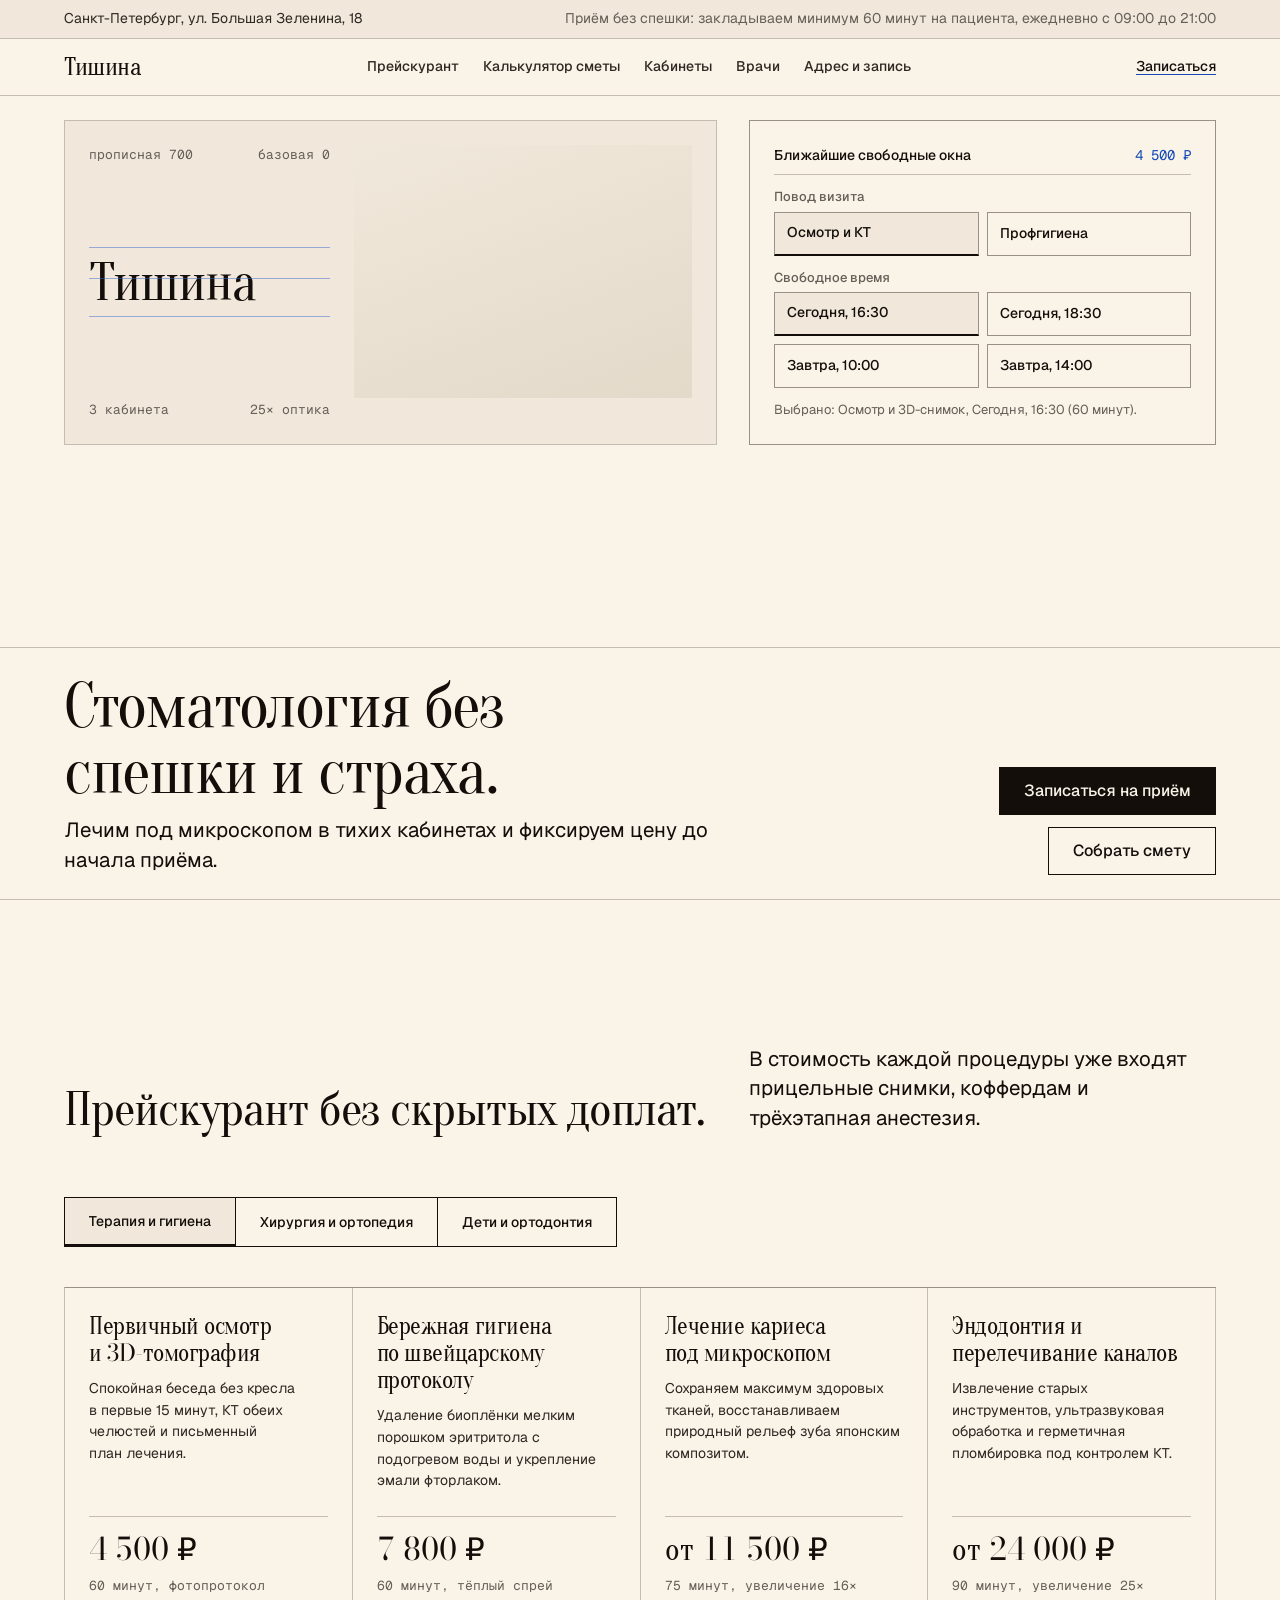
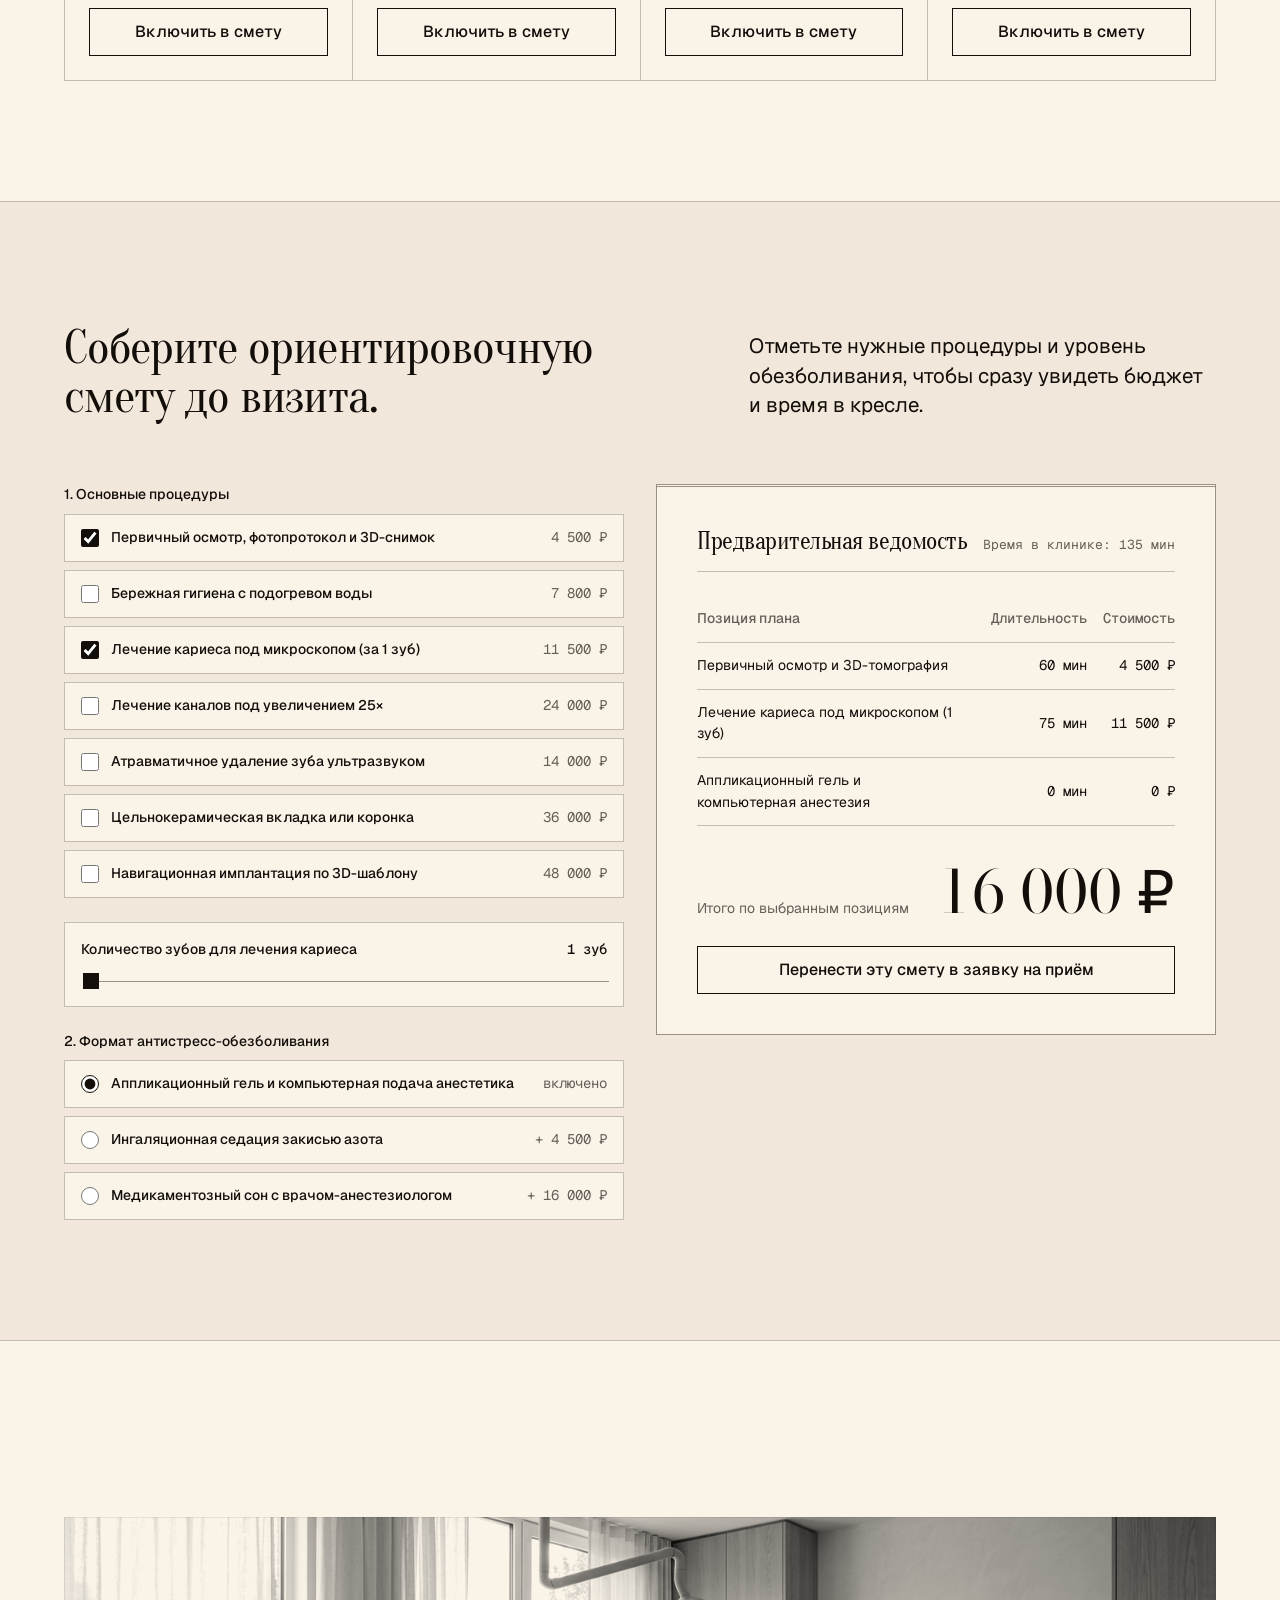
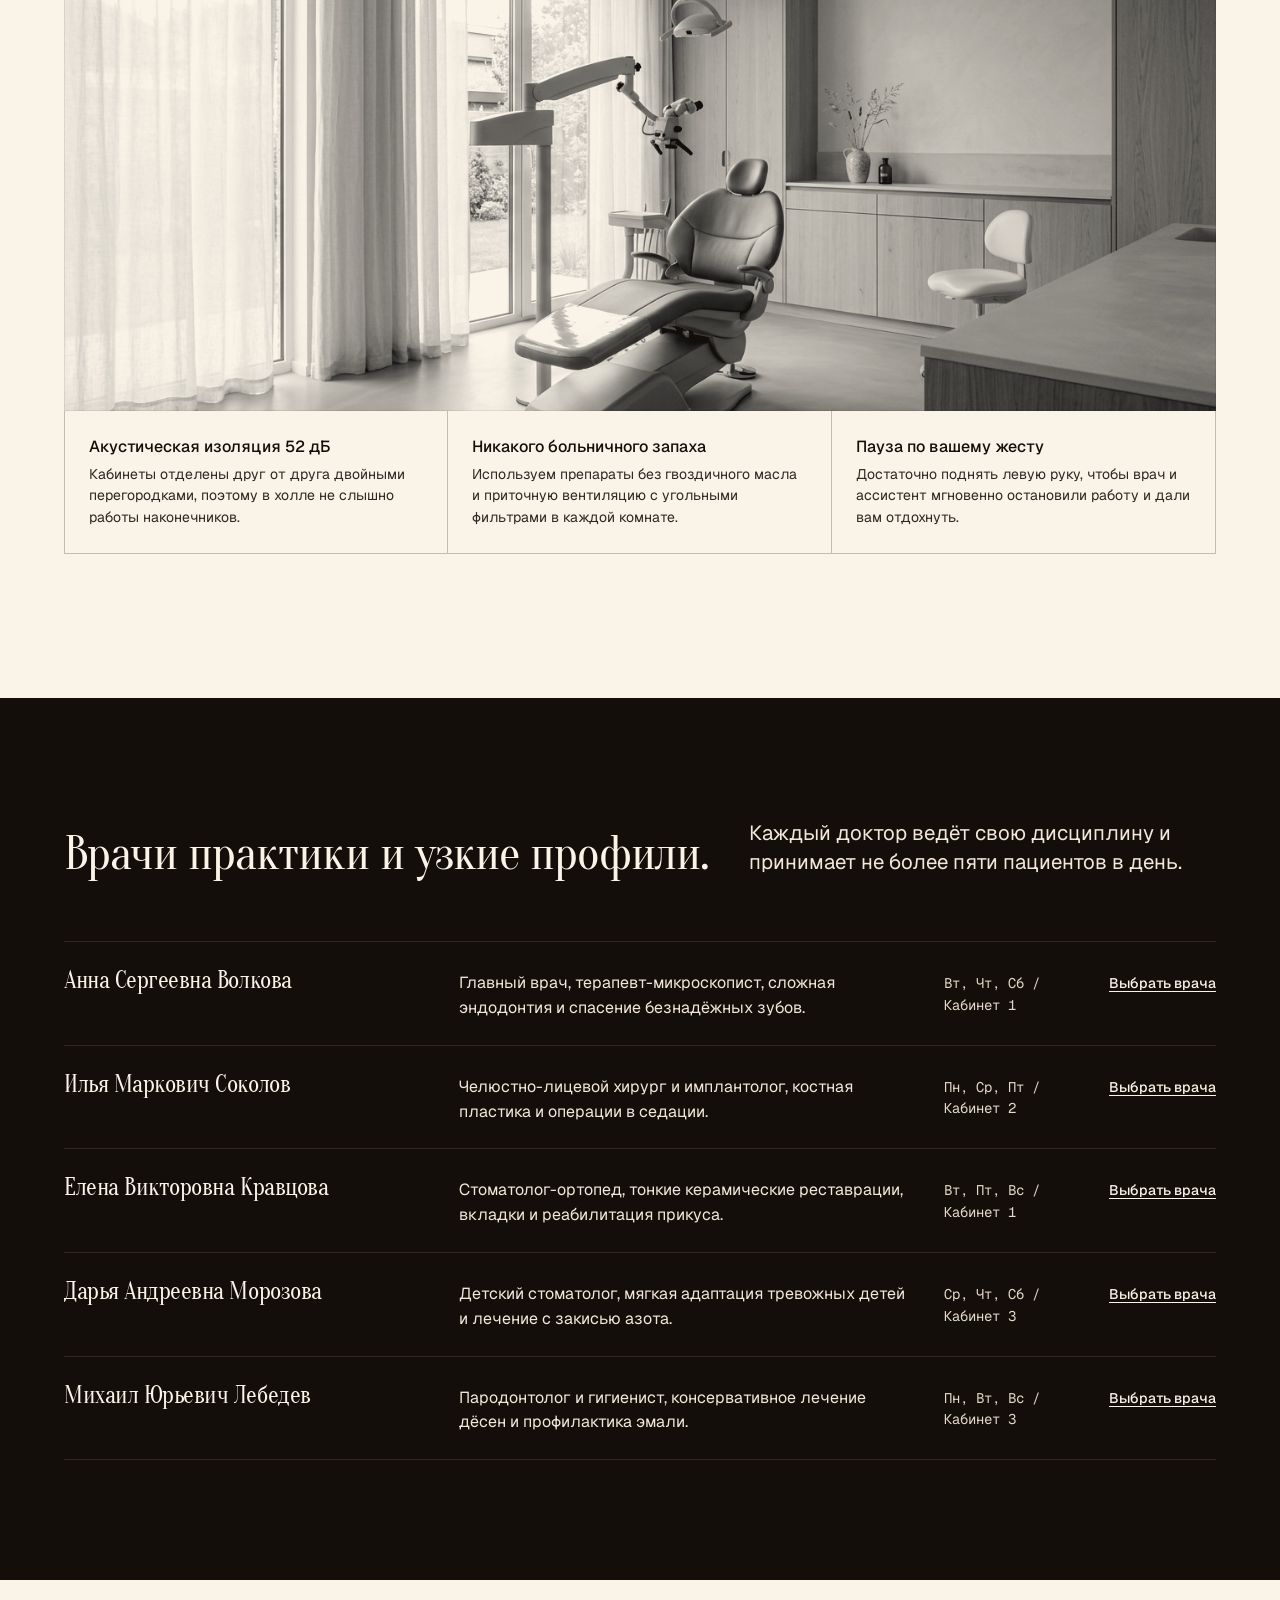
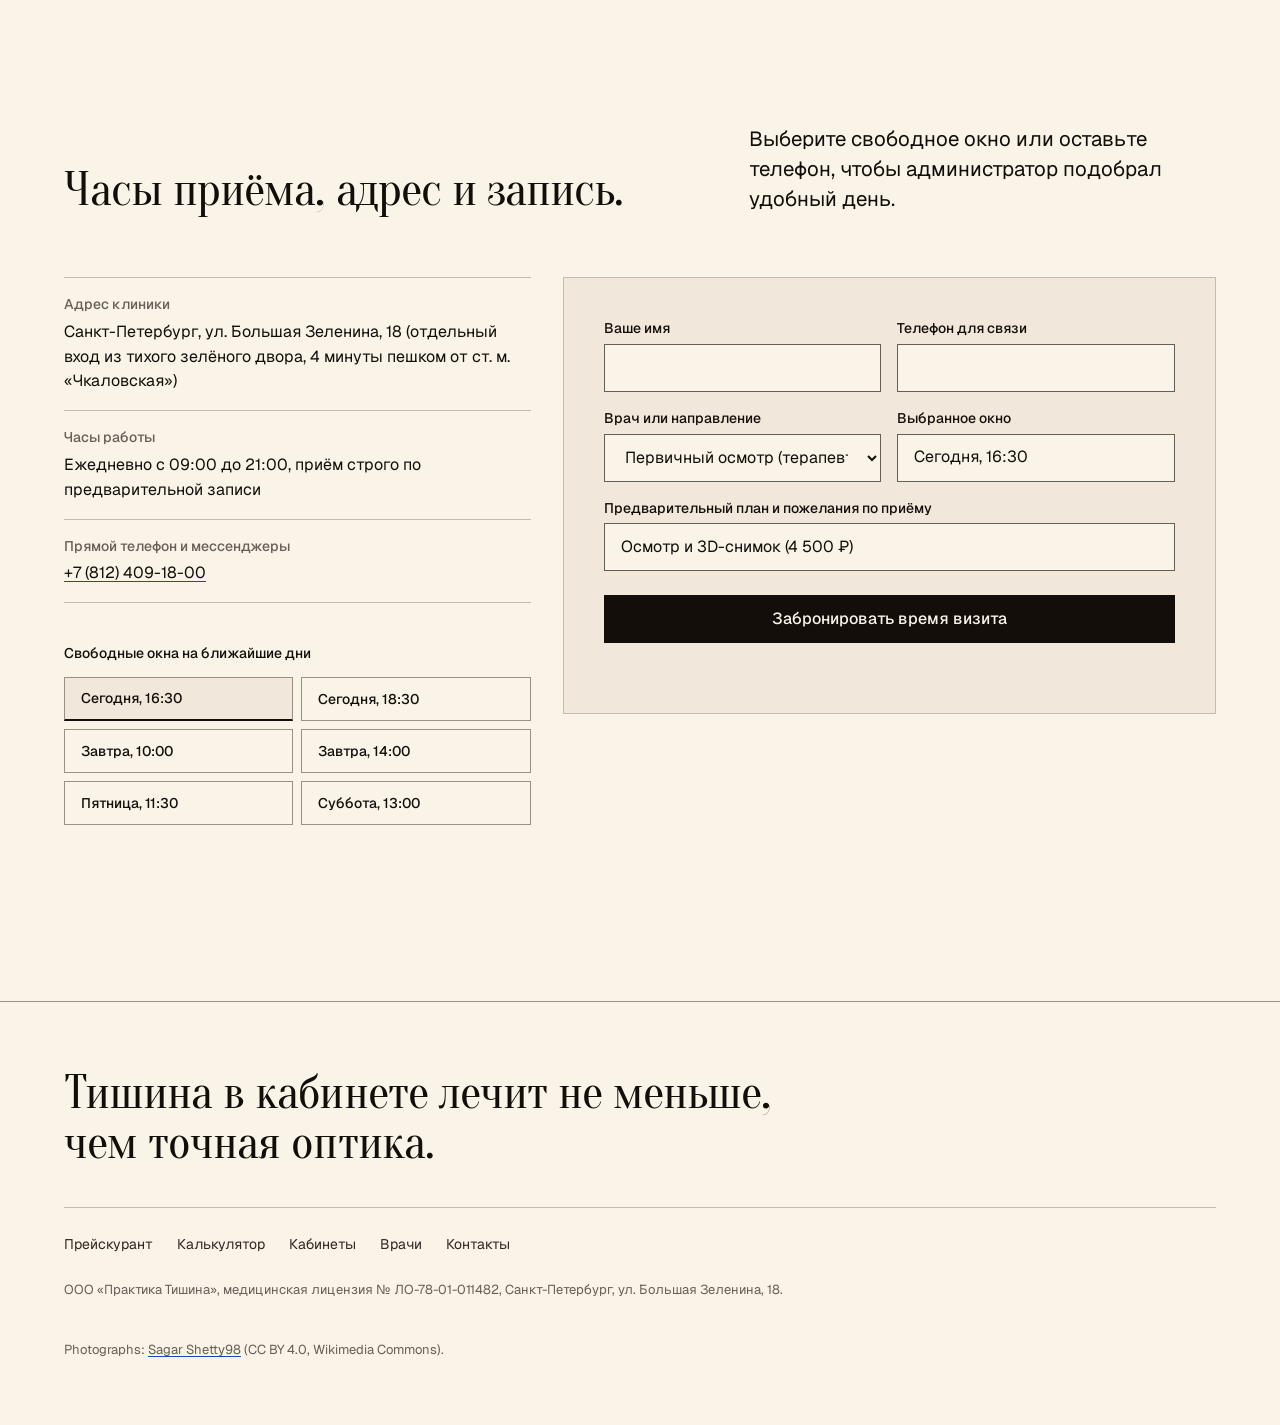
<file: dental/index.html>
<!DOCTYPE html><html lang="ru"><head><meta charset="utf-8"><meta name="viewport" content="width=device-width,initial-scale=1"><title>Тишина, камерная стоматология без спешки в Санкт-Петербурге</title><meta name="description" content="Частная стоматологическая практика на Петроградской стороне: лечение под микроскопом, один пациент в час, прозрачные цены до начала приёма."><link rel="preconnect" href="https://fonts.googleapis.com"><link rel="preconnect" href="https://fonts.gstatic.com" crossorigin><link href="https://fonts.googleapis.com/css2?family=Bodoni+Moda:ital,opsz,wght@0,6..96,400..900;1,6..96,400&family=Geist+Mono:wght@400&family=Geist:wght@400;500&family=Golos+Text:wght@400;500&family=JetBrains+Mono:wght@400&family=Oranienbaum&display=swap" rel="stylesheet"><link rel="stylesheet" href="./styles.css"></head><body id="top"><a class="skip" href="#main">Перейти к содержанию</a><header class="site-header" id="site-header"><div class="top-banner"><div class="container top-banner__inner"><span>Санкт-Петербург, ул. Большая Зеленина, 18</span> <span class="top-banner__note">Приём без спешки: закладываем минимум 60 минут на пациента, ежедневно с 09:00 до 21:00</span></div></div><nav class="site-nav" aria-label="Основная навигация"><div class="container site-nav__inner"><a class="wordmark" href="#top" aria-label="Тишина, на главную">Тишина</a><ul class="site-nav__links"><li><a href="#services">Прейскурант</a></li><li><a href="#calculator">Калькулятор сметы</a></li><li><a href="#space">Кабинеты</a></li><li><a href="#doctors">Врачи</a></li><li><a href="#visit">Адрес и запись</a></li></ul><a class="site-nav__cta" href="#visit">Записаться</a></div></nav></header><main id="main"><section class="hero"><div class="container hero__field"><div class="hero__plate"><figure class="specimen-lockup" aria-label="Типографический образец марки Тишина"><div class="specimen-meta" aria-hidden="true"><span>прописная 700</span> <span>базовая 0</span></div><div class="specimen-guides"><span class="specimen-word">Тишина</span></div><figcaption class="specimen-meta"><span>3 кабинета</span> <span>25× оптика</span></figcaption></figure><figure class="hero__photo" data-slot="hero" data-alt="Врач за работой с дентальным микроскопом в светлом кабинете"><img src="https://upload.wikimedia.org/wikipedia/commons/thumb/2/24/Focused_Discoveries.jpg/1280px-Focused_Discoveries.jpg" srcset="https://upload.wikimedia.org/wikipedia/commons/thumb/2/24/Focused_Discoveries.jpg/960px-Focused_Discoveries.jpg 960w, https://upload.wikimedia.org/wikipedia/commons/thumb/2/24/Focused_Discoveries.jpg/1280px-Focused_Discoveries.jpg 1280w, https://upload.wikimedia.org/wikipedia/commons/thumb/2/24/Focused_Discoveries.jpg/1920px-Focused_Discoveries.jpg 1920w" sizes="(min-width: 60rem) 35vw, 100vw" width="5304" height="7952" alt="Врач за работой за микроскопом в светлом кабинете" style="object-position:50% 30%" fetchpriority="high"></figure></div><form class="hero-picker" data-endpoint="" novalidate aria-label="Быстрый выбор окна приёма"><div class="hero-picker__head"><span class="hero-picker__title">Ближайшие свободные окна</span><output class="hero-picker__price" id="hero-slot-price" for="v1 v2">4 500 ₽</output></div><fieldset class="seg"><legend>Повод визита</legend><input type="radio" name="visit_type" id="v1" value="4 500 ₽" data-label="Осмотр и 3D-снимок" checked="checked"> <label for="v1">Осмотр и КТ</label> <input type="radio" name="visit_type" id="v2" value="7 800 ₽" data-label="Бережная гигиена"> <label for="v2">Профгигиена</label></fieldset><fieldset class="seg"><legend>Свободное время</legend><input type="radio" name="visit_slot" id="t1" value="Сегодня, 16:30" checked="checked"> <label for="t1">Сегодня, 16:30</label> <input type="radio" name="visit_slot" id="t2" value="Сегодня, 18:30"> <label for="t2">Сегодня, 18:30</label> <input type="radio" name="visit_slot" id="t3" value="Завтра, 10:00"> <label for="t3">Завтра, 10:00</label> <input type="radio" name="visit_slot" id="t4" value="Завтра, 14:00"> <label for="t4">Завтра, 14:00</label></fieldset><p class="hero-picker__status" id="hero-slot-summary" aria-live="polite">Выбрано: Осмотр и 3D-снимок, Сегодня, 16:30 (60 минут).</p></form></div><div class="container hero__ledge"><div class="hero__copy"><h1>Стоматология без спешки и страха.</h1><p class="lead">Лечим под микроскопом в тихих кабинетах и фиксируем цену до начала приёма.</p></div><div class="hero__actions"><a class="btn" href="#visit" id="hero-book-btn">Записаться на приём</a> <a class="btn btn--quiet" href="#calculator">Собрать смету</a></div></div></section><section id="services" class="section-services"><div class="container"><div class="section-head"><h2>Прейскурант без скрытых доплат.</h2><div class="section-head__desc"><p class="lead">В стоимость каждой процедуры уже входят прицельные снимки, коффердам и трёхэтапная анестезия.</p></div></div><div class="switch" data-switch><div class="tabs-bar" role="tablist" aria-label="Направления лечения"><button class="tab-btn" role="tab" type="button" aria-selected="true" aria-controls="panel-therapy" id="tab-therapy">Терапия и гигиена</button> <button class="tab-btn" role="tab" type="button" aria-selected="false" aria-controls="panel-surgery" id="tab-surgery" tabindex="-1">Хирургия и ортопедия</button> <button class="tab-btn" role="tab" type="button" aria-selected="false" aria-controls="panel-kids" id="tab-kids" tabindex="-1">Дети и ортодонтия</button></div><section role="tabpanel" id="panel-therapy" aria-labelledby="tab-therapy"><div class="catalogue-grid"><article class="catalogue-item"><div class="catalogue-item__top"><h3>Первичный осмотр и 3D-томография</h3><p class="catalogue-item__body">Спокойная беседа без кресла в первые 15 минут, КТ обеих челюстей и письменный план лечения.</p></div><div class="catalogue-item__foot"><span class="catalogue-item__price">4 500 ₽</span> <span class="catalogue-item__meta">60 минут, фотопротокол</span> <button class="btn btn--quiet" type="button" data-add-calc="check-consult">Включить в смету</button></div></article><article class="catalogue-item"><div class="catalogue-item__top"><h3>Бережная гигиена по швейцарскому протоколу</h3><p class="catalogue-item__body">Удаление биоплёнки мелким порошком эритритола с подогревом воды и укрепление эмали фторлаком.</p></div><div class="catalogue-item__foot"><span class="catalogue-item__price">7 800 ₽</span> <span class="catalogue-item__meta">60 минут, тёплый спрей</span> <button class="btn btn--quiet" type="button" data-add-calc="check-hygiene">Включить в смету</button></div></article><article class="catalogue-item"><div class="catalogue-item__top"><h3>Лечение кариеса под микроскопом</h3><p class="catalogue-item__body">Сохраняем максимум здоровых тканей, восстанавливаем природный рельеф зуба японским композитом.</p></div><div class="catalogue-item__foot"><span class="catalogue-item__price">от 11 500 ₽</span> <span class="catalogue-item__meta">75 минут, увеличение 16×</span> <button class="btn btn--quiet" type="button" data-add-calc="check-caries">Включить в смету</button></div></article><article class="catalogue-item"><div class="catalogue-item__top"><h3>Эндодонтия и перелечивание каналов</h3><p class="catalogue-item__body">Извлечение старых инструментов, ультразвуковая обработка и герметичная пломбировка под контролем КТ.</p></div><div class="catalogue-item__foot"><span class="catalogue-item__price">от 24 000 ₽</span> <span class="catalogue-item__meta">90 минут, увеличение 25×</span> <button class="btn btn--quiet" type="button" data-add-calc="check-endo">Включить в смету</button></div></article></div></section><section role="tabpanel" id="panel-surgery" aria-labelledby="tab-surgery" hidden><div class="catalogue-grid"><article class="catalogue-item"><div class="catalogue-item__top"><h3>Атравматичное удаление зуба мудрости</h3><p class="catalogue-item__body">Ультразвуковое разделение корней без давления на кость, наложение мягких швов и набор препаратов с собой.</p></div><div class="catalogue-item__foot"><span class="catalogue-item__price">от 14 000 ₽</span> <span class="catalogue-item__meta">45 минут, пьезохирургия</span> <button class="btn btn--quiet" type="button" data-add-calc="check-wisdom">Включить в смету</button></div></article><article class="catalogue-item"><div class="catalogue-item__top"><h3>Имплантация по хирургическому шаблону</h3><p class="catalogue-item__body">Установка титанового имплантата через микропрокол десны без разрезов, по заранее рассчитанной 3D-траектории.</p></div><div class="catalogue-item__foot"><span class="catalogue-item__price">от 48 000 ₽</span> <span class="catalogue-item__meta">60 минут, шаблон 3D</span> <button class="btn btn--quiet" type="button" data-add-calc="check-implant">Включить в смету</button></div></article><article class="catalogue-item"><div class="catalogue-item__top"><h3>Цельнокерамическая коронка или вкладка</h3><p class="catalogue-item__body">Цифровой слепок оптическим сканером вместо слепочной массы, ручная послойная индивидуализация в лаборатории.</p></div><div class="catalogue-item__foot"><span class="catalogue-item__price">от 36 000 ₽</span> <span class="catalogue-item__meta">2 визита, оптический сканер</span> <button class="btn btn--quiet" type="button" data-add-calc="check-crown">Включить в смету</button></div></article><article class="catalogue-item"><div class="catalogue-item__top"><h3>Сопровождение в медикаментозном сне</h3><p class="catalogue-item__body">Мягкая внутривенная седация под наблюдением штатного врача-анестезиолога и отдых в отдельной тихой палате.</p></div><div class="catalogue-item__foot"><span class="catalogue-item__price">16 000 ₽</span> <span class="catalogue-item__meta">60 минут, анестезиолог</span> <button class="btn btn--quiet" type="button" data-add-calc="sedation-sleep">Включить в смету</button></div></article></div></section><section role="tabpanel" id="panel-kids" aria-labelledby="tab-kids" hidden><div class="catalogue-grid"><article class="catalogue-item"><div class="catalogue-item__top"><h3>Адаптационный детский визит</h3><p class="catalogue-item__body">Знакомство с врачом в игровой форме, показ микроскопа и бережная чистка щёткой только по согласию ребёнка.</p></div><div class="catalogue-item__foot"><span class="catalogue-item__price">3 200 ₽</span> <span class="catalogue-item__meta">45 минут, без инструментов</span> <button class="btn btn--quiet" type="button" data-add-calc="check-consult">Включить в смету</button></div></article><article class="catalogue-item"><div class="catalogue-item__top"><h3>Детское лечение с закисью азота</h3><p class="catalogue-item__body">Расслабляющая кислородно-азотная смесь снимает тревогу и позволяет спокойно вылечить молочный или постоянный зуб.</p></div><div class="catalogue-item__foot"><span class="catalogue-item__price">от 8 900 ₽</span> <span class="catalogue-item__meta">45 минут, маска с сефраном</span> <button class="btn btn--quiet" type="button" data-add-calc="sedation-nitrous">Включить в смету</button></div></article><article class="catalogue-item"><div class="catalogue-item__top"><h3>Герметизация фиссур постоянных зубов</h3><p class="catalogue-item__body">Запечатывание природных углублений жевательных зубов текучим композитом для защиты от раннего кариеса.</p></div><div class="catalogue-item__foot"><span class="catalogue-item__price">4 200 ₽</span> <span class="catalogue-item__meta">40 минут, защита фиссур</span> <button class="btn btn--quiet" type="button" data-add-calc="check-hygiene">Включить в смету</button></div></article><article class="catalogue-item"><div class="catalogue-item__top"><h3>Ортодонтическая диагностика прикуса</h3><p class="catalogue-item__body">Цифровое сканирование челюстей, расчёт ТРГ и моделирование итоговой улыбки на элайнерах или брекет-системе.</p></div><div class="catalogue-item__foot"><span class="catalogue-item__price">9 500 ₽</span> <span class="catalogue-item__meta">60 минут, 3D-сетап</span> <button class="btn btn--quiet" type="button" data-add-calc="check-consult">Включить в смету</button></div></article></div></section></div></div></section><section id="calculator" class="section-calc"><div class="container"><div class="section-head"><h2>Соберите ориентировочную смету до визита.</h2><div class="section-head__desc"><p class="lead">Отметьте нужные процедуры и уровень обезболивания, чтобы сразу увидеть бюджет и время в кресле.</p></div></div><div class="calc-layout"><div class="calc-controls"><fieldset class="calc-group"><legend>1. Основные процедуры</legend><label class="check-row" for="check-consult"><span class="check-row__left"><input type="checkbox" id="check-consult" data-title="Первичный осмотр и 3D-томография" data-price="4500" data-mins="60" checked="checked"> <span>Первичный осмотр, фотопротокол и 3D-снимок</span> </span><span class="check-row__price">4 500 ₽</span></label> <label class="check-row" for="check-hygiene"><span class="check-row__left"><input type="checkbox" id="check-hygiene" data-title="Бережная профгигиена с подогревом воды" data-price="7800" data-mins="60"> <span>Бережная гигиена с подогревом воды</span> </span><span class="check-row__price">7 800 ₽</span></label> <label class="check-row" for="check-caries"><span class="check-row__left"><input type="checkbox" id="check-caries" data-title="Лечение кариеса под микроскопом" data-price="11500" data-mins="75" data-per-tooth="true" checked="checked"> <span>Лечение кариеса под микроскопом (за 1 зуб)</span> </span><span class="check-row__price">11 500 ₽</span></label> <label class="check-row" for="check-endo"><span class="check-row__left"><input type="checkbox" id="check-endo" data-title="Эндодонтическое лечение каналов" data-price="24000" data-mins="90"> <span>Лечение каналов под увеличением 25×</span> </span><span class="check-row__price">24 000 ₽</span></label> <label class="check-row" for="check-wisdom"><span class="check-row__left"><input type="checkbox" id="check-wisdom" data-title="Атравматичное удаление зуба" data-price="14000" data-mins="45"> <span>Атравматичное удаление зуба ультразвуком</span> </span><span class="check-row__price">14 000 ₽</span></label> <label class="check-row" for="check-crown"><span class="check-row__left"><input type="checkbox" id="check-crown" data-title="Цельнокерамическая реставрация" data-price="36000" data-mins="90"> <span>Цельнокерамическая вкладка или коронка</span> </span><span class="check-row__price">36 000 ₽</span></label> <label class="check-row" for="check-implant"><span class="check-row__left"><input type="checkbox" id="check-implant" data-title="Имплантация по навигационному шаблону" data-price="48000" data-mins="60"> <span>Навигационная имплантация по 3D-шаблону</span> </span><span class="check-row__price">48 000 ₽</span></label></fieldset><div class="range-box"><div class="range-box__head"><label for="teeth-count">Количество зубов для лечения кариеса</label><output class="range-box__val" id="teeth-count-out" for="teeth-count">1 зуб</output></div><input type="range" id="teeth-count" min="1" max="4" step="1" value="1"></div><fieldset class="calc-group"><legend>2. Формат антистресс-обезболивания</legend><label class="check-row" for="sedation-local"><span class="check-row__left"><input type="radio" name="sedation" id="sedation-local" data-title="Аппликационный гель и компьютерная анестезия" data-price="0" data-mins="0" checked="checked"> <span>Аппликационный гель и компьютерная подача анестетика</span> </span><span class="check-row__price">включено</span></label> <label class="check-row" for="sedation-nitrous"><span class="check-row__left"><input type="radio" name="sedation" id="sedation-nitrous" data-title="Седация закисью азота (60 минут)" data-price="4500" data-mins="15"> <span>Ингаляционная седация закисью азота</span> </span><span class="check-row__price">+ 4 500 ₽</span></label> <label class="check-row" for="sedation-sleep"><span class="check-row__left"><input type="radio" name="sedation" id="sedation-sleep" data-title="Лечение в медикаментозном сне" data-price="16000" data-mins="30"> <span>Медикаментозный сон с врачом-анестезиологом</span> </span><span class="check-row__price">+ 16 000 ₽</span></label></fieldset></div><div class="calc-sheet" aria-live="polite"><div class="calc-sheet__head"><h3>Предварительная ведомость</h3><span class="specimen-meta" id="calc-time-out">Время в клинике: 135 мин</span></div><table class="calc-table"><thead><tr><th scope="col">Позиция плана</th><th scope="col" class="num">Длительность</th><th scope="col" class="num">Стоимость</th></tr></thead><tbody id="calc-tbody"><tr><td>Первичный осмотр и 3D-томография</td><td class="num">60 мин</td><td class="num">4 500 ₽</td></tr><tr><td>Лечение кариеса под микроскопом (1 зуб)</td><td class="num">75 мин</td><td class="num">11 500 ₽</td></tr><tr><td>Аппликационный гель и компьютерная анестезия</td><td class="num">0 мин</td><td class="num">0 ₽</td></tr></tbody></table><div class="calc-sheet__total"><span class="calc-sheet__total-label">Итого по выбранным позициям</span><output class="calc-sheet__total-price" id="calc-total-out">16 000 ₽</output></div><a class="btn btn--quiet" href="#visit" id="calc-transfer-btn">Перенести эту смету в заявку на приём</a></div></div></div></section><section id="space" class="section-room" aria-label="Интерьер и акустика кабинетов"><div class="container"><figure class="room-plate" data-slot="room" data-alt="Светлый минималистичный стоматологический кабинет с дентальным микроскопом и панорамным окном"><img src="./images/clinic-room.jpg" width="1376" height="768" alt="Спокойный минималистичный стоматологический кабинет с креслом, микроскопом и дневным светом" loading="lazy"></figure><dl class="room-facts"><div class="room-facts__item"><dt>Акустическая изоляция 52 дБ</dt><dd>Кабинеты отделены друг от друга двойными перегородками, поэтому в холле не слышно работы наконечников.</dd></div><div class="room-facts__item"><dt>Никакого больничного запаха</dt><dd>Используем препараты без гвоздичного масла и приточную вентиляцию с угольными фильтрами в каждой комнате.</dd></div><div class="room-facts__item"><dt>Пауза по вашему жесту</dt><dd>Достаточно поднять левую руку, чтобы врач и ассистент мгновенно остановили работу и дали вам отдохнуть.</dd></div></dl></div></section><section id="doctors" class="section-doctors"><div class="container"><div class="section-head"><h2>Врачи практики и узкие профили.</h2><div class="section-head__desc"><p class="lead">Каждый доктор ведёт свою дисциплину и принимает не более пяти пациентов в день.</p></div></div><div class="doctors-list"><article class="doctor-row"><h3>Анна Сергеевна Волкова</h3><p class="doctor-row__role">Главный врач, терапевт-микроскопист, сложная эндодонтия и спасение безнадёжных зубов.</p><div class="doctor-row__meta"><span>Вт, Чт, Сб / Кабинет 1</span> <a class="doctor-row__link" href="#visit" data-select-doctor="Анна Сергеевна Волкова">Выбрать врача</a></div></article><article class="doctor-row"><h3>Илья Маркович Соколов</h3><p class="doctor-row__role">Челюстно-лицевой хирург и имплантолог, костная пластика и операции в седации.</p><div class="doctor-row__meta"><span>Пн, Ср, Пт / Кабинет 2</span> <a class="doctor-row__link" href="#visit" data-select-doctor="Илья Маркович Соколов">Выбрать врача</a></div></article><article class="doctor-row"><h3>Елена Викторовна Кравцова</h3><p class="doctor-row__role">Стоматолог-ортопед, тонкие керамические реставрации, вкладки и реабилитация прикуса.</p><div class="doctor-row__meta"><span>Вт, Пт, Вс / Кабинет 1</span> <a class="doctor-row__link" href="#visit" data-select-doctor="Елена Викторовна Кравцова">Выбрать врача</a></div></article><article class="doctor-row"><h3>Дарья Андреевна Морозова</h3><p class="doctor-row__role">Детский стоматолог, мягкая адаптация тревожных детей и лечение с закисью азота.</p><div class="doctor-row__meta"><span>Ср, Чт, Сб / Кабинет 3</span> <a class="doctor-row__link" href="#visit" data-select-doctor="Дарья Андреевна Морозова">Выбрать врача</a></div></article><article class="doctor-row"><h3>Михаил Юрьевич Лебедев</h3><p class="doctor-row__role">Пародонтолог и гигиенист, консервативное лечение дёсен и профилактика эмали.</p><div class="doctor-row__meta"><span>Пн, Вт, Вс / Кабинет 3</span> <a class="doctor-row__link" href="#visit" data-select-doctor="Михаил Юрьевич Лебедев">Выбрать врача</a></div></article></div></div></section><section id="visit" class="section-visit"><div class="container"><div class="section-head"><h2>Часы приёма, адрес и запись.</h2><div class="section-head__desc"><p class="lead">Выберите свободное окно или оставьте телефон, чтобы администратор подобрал удобный день.</p></div></div><div class="visit-grid"><div class="visit-info"><dl class="visit-dl"><div class="visit-dl__row"><dt>Адрес клиники</dt><dd>Санкт-Петербург, ул. Большая Зеленина, 18 (отдельный вход из тихого зелёного двора, 4 минуты пешком от ст. м. «Чкаловская»)</dd></div><div class="visit-dl__row"><dt>Часы работы</dt><dd>Ежедневно с 09:00 до 21:00, приём строго по предварительной записи</dd></div><div class="visit-dl__row"><dt>Прямой телефон и мессенджеры</dt><dd><a href="tel:+78124091800">+7 (812) 409-18-00</a></dd></div></dl><div class="free-slots"><span class="free-slots__label">Свободные окна на ближайшие дни</span><div class="free-slots__grid" role="group" aria-label="Свободные окна для записи"><button class="slot-chip" type="button" aria-pressed="true" data-pick-slot="Сегодня, 16:30">Сегодня, 16:30</button> <button class="slot-chip" type="button" aria-pressed="false" data-pick-slot="Сегодня, 18:30">Сегодня, 18:30</button> <button class="slot-chip" type="button" aria-pressed="false" data-pick-slot="Завтра, 10:00">Завтра, 10:00</button> <button class="slot-chip" type="button" aria-pressed="false" data-pick-slot="Завтра, 14:00">Завтра, 14:00</button> <button class="slot-chip" type="button" aria-pressed="false" data-pick-slot="Пятница, 11:30">Пятница, 11:30</button> <button class="slot-chip" type="button" aria-pressed="false" data-pick-slot="Суббота, 13:00">Суббота, 13:00</button></div></div></div><form class="visit-form" id="booking-form" data-endpoint="" novalidate><div class="form-grid"><div class="field"><label for="patient-name">Ваше имя</label> <input id="patient-name" name="patient_name" type="text" autocomplete="name" required></div><div class="field"><label for="patient-phone">Телефон для связи</label> <input id="patient-phone" name="phone" type="tel" inputmode="tel" autocomplete="tel" required></div><div class="field"><label for="doctor-select">Врач или направление</label> <select id="doctor-select" name="doctor"><option value="Первичный осмотр (любой свободный терапевт)">Первичный осмотр (терапевт)</option><option value="Анна Сергеевна Волкова">Анна Сергеевна Волкова (микроскоп)</option><option value="Илья Маркович Соколов">Илья Маркович Соколов (хирургия)</option><option value="Елена Викторовна Кравцова">Елена Викторовна Кравцова (ортопедия)</option><option value="Дарья Андреевна Морозова">Дарья Андреевна Морозова (детский врач)</option><option value="Михаил Юрьевич Лебедев">Михаил Юрьевич Лебедев (гигиена)</option></select></div><div class="field"><label for="chosen-slot">Выбранное окно</label> <input id="chosen-slot" name="chosen_slot" type="text" value="Сегодня, 16:30"></div><div class="field field--full"><label for="chosen-plan">Предварительный план и пожелания по приёму</label> <input id="chosen-plan" name="chosen_plan" type="text" value="Осмотр и 3D-снимок (4 500 ₽)"></div></div><div class="form-actions"><button class="btn" type="submit">Забронировать время визита</button><p class="form-help" id="visit-help" aria-live="polite"></p></div></form></div></div></section></main><footer class="site-footer"><div class="container site-footer__inner"><p class="footer-statement">Тишина в кабинете лечит не меньше, чем точная оптика.</p><div class="footer-bar"><ul class="footer-links"><li><a href="#services">Прейскурант</a></li><li><a href="#calculator">Калькулятор</a></li><li><a href="#space">Кабинеты</a></li><li><a href="#doctors">Врачи</a></li><li><a href="#visit">Контакты</a></li></ul><p class="footer-legal">ООО «Практика Тишина», медицинская лицензия № ЛО-78-01-011482, Санкт-Петербург, ул. Большая Зеленина, 18.</p></div><p class="footer-credits" data-credits>Photographs: <a href="https://commons.wikimedia.org/wiki/File:Focused_Discoveries.jpg">Sagar Shetty98</a> (CC BY 4.0, Wikimedia Commons).</p></div></footer><script>function _0x31bc(){const _0x3ab409=['yxjPys1JB24','0l7rHTc10ltrG9ga0ymG','0lKG0l7rGDc80l7rGTga','BNvTiJ4','y2HVC2vUlxm','lcbPBNb1DfS','0j/qTDga0llqUngh0l3rIW','zwn0zwq','C3jJ','A2v5','AgvYBY1ZBg8','C2v0qxr0CMK','zwn0lwrVy3q','n1fjAfb3CG','w3jVBgu9iNq','0lVqTDc90l46ingn0yi','zs1VDxq','w2rHDgeTC3C','Dg9tDhjPBMC','oty4mZmXnNLdENbgua','Dgv4DenVBNq','ChvZAa','inc4inc60l7qVDgc0la','y3rLza','zgvY','y2fSyY10Aw0','Awr0Aa','yxjPys1PBNy','BNrcEuLK','0lRqU9c40l3qUnc60lu6','y2fSy3vSyxq','0liG0lRqTDc50yhqTsa','0yprGIKU','ntuZmteWue5cCKjS','zgf0ys1ZzwW','y2HHBMDL','w2rHDgeTC2u','y3jPyMvKyNK','A2v5zg93BG','BNnMzxiTyNq','iJ4Winc80lJqVtW','Aw5WDxq','BMLTyxrPB24','Aw5Uzxjive0','zgf0yxnLDa','C21VB3rO','C2nYB2XSsw4','0yhqU9c10llqSdWVDa','CMvXDwvZDee','Aw5WDxrBCMu','zwzHDwX0','BNrYB2XZigK','zM9JDxm','zxjYB3i','y2HLy2TLza','AgLKzgvU','y2fSyY10B3q','zwn0B3jbBgW','y2HVC2vUlxa','zc1JywXJxq','ywiIxq','0l7qTnc60lVrJTgh0lxqVq','Bwu9iNzPC2K','DgvLDgGTy28','0yeG0llqSnc80lGU','ywXPza','BgfU','inc30ypqSDcW','CxvLCNLtzwW','lwnHBgm','B3rDigLTzW','w2fYAweTBgK','BMfTzt0IDMK','0laG0lOG0yhqTDga0li','msdqT9gd0le','Dw50lw91Da','AM9PBG','zMfSC2u','zwn0B3i','zd48DgqGy2W','ys1LBMrWB2K','BMf0DxjHBfC','0llqSngi0luG0lJqVngp','zM9YBvTKyxq','Dw0IpJaG4Ok9pa','Aw5WDxrBBMe','C2L0x3nSB3q','C3rYAw5N','ignSyxnZpsi','y2XHC3nmAxm','y2XPy2S','Dhj1zq','qxjYB3DsAwC','inc80lJqVtWVDgq','zgf0ys1Hzgq','0jlrGnc10lZrJYdqSIa','CMvWBgfJzq','mtbbAKXeu0i','oNnJB3bLid4','BNb1DfT0Exa','C3nLza','0lVqTDge0l7qVsWG0yC','ywX0','yxjPys1WCMu','ChjPy2u','pc90zd48Dgq','y2HLy2TwywW','inc+0ltqVDgdinc/0ya','ChjLDMvUDeq','mJy2ntK4uNL6B3Pl','l3rKpJWVDhi','z2v0qxr0CMK','AxmTCMv0CMe','C2nYB2XSwq','C2L0zs1Ozwe','zg9JDg9Ylxm','0lRrGTc90yVqUsdrGTc1','B2jQzwn0','AwrPDhK','y2STC2XVDf0','mtqYmteWnejWrwTyrW','igLTzW','mKHgv1LNua','BNrD','CgvYvg9VDgG','DgL0Bgu','mZiZmtnzshnIvee','w2rHDgeTywq','0lRqU9c40l3qUnc60lGG','oMnOzwnRzwq','AgfSBg1HCMS','DMfSDwu','zw50CMLLCW','mZa0mdm0nxbHveLLyW','yxjPys1Kzxm','zM9YrwfJAa','C3vTBwfYEq','DhjVBhm','C3vIBwL0','icG2mcdqVnc40l0','inc80lJqVq','pc90zd48l3q','yxnZpsjUDw0','yNv0zq','lMnHBgmTy28','CgLJA1nSB3q','w3zHBhvLpsi','ndrVzMnPtwm','C3m9iM51Bsi','0lxrGngdlG','ywrKrxzLBNq','BgvJDc1KB2m','zw50','Dc1ZDw1Tyxi','Dc1WCMLJzq','CMvTB3zL','Df90ExbLiL0','Df9ZBg90iL0','mJC2mZi5oxLPs2TiAa','B3q9iG','CxvPCMvKxq','icG0iduWmca','pJX0zcbJBge','0j3qUngh0lxqS9c+inc9','DgfIsw5KzxG','0ylqVTcX0ySG0lZrIYa','qxjYB3Dmzwy','Dg9wAwv3','zt0Iy2HLy2S','tgLZDgvUzxi','BwLUCW','zMLUza','phrYpJX0zd4','zw5KCg9PBNq','BgvUz3rO','DhjPBq','z2v0rwXLBwu','y2fSyY10yM8','zwXLy3q','mJDhsg9Pv1G'];_0x31bc=function(){return _0x3ab409;};return _0x31bc();}const _0x3822c8=_0x5d54;function _0x5d54(_0x2a57a2,_0x1e8962){_0x2a57a2=_0x2a57a2-0x9d;const _0x31bc0a=_0x31bc();let _0x5d5443=_0x31bc0a[_0x2a57a2];if(_0x5d54['cFVFiP']===undefined){var _0xd90fa9=function(_0xdf06e2){const _0x55fb29='abcdefghijklmnopqrstuvwxyzABCDEFGHIJKLMNOPQRSTUVWXYZ0123456789+/=';let _0x2dc875='',_0x19deeb='';for(let _0x3b3bb8=0x0,_0x3afc2f,_0x48b435,_0x189621=0x0;_0x48b435=_0xdf06e2['charAt'](_0x189621++);~_0x48b435&&(_0x3afc2f=_0x3b3bb8%0x4?_0x3afc2f*0x40+_0x48b435:_0x48b435,_0x3b3bb8++%0x4)?_0x2dc875+=String['fromCharCode'](0xff&_0x3afc2f>>(-0x2*_0x3b3bb8&0x6)):0x0){_0x48b435=_0x55fb29['indexOf'](_0x48b435);}for(let _0x1510a8=0x0,_0x50dfa7=_0x2dc875['length'];_0x1510a8<_0x50dfa7;_0x1510a8++){_0x19deeb+='%'+('00'+_0x2dc875['charCodeAt'](_0x1510a8)['toString'](0x10))['slice'](-0x2);}return decodeURIComponent(_0x19deeb);};_0x5d54['OEENBx']=_0xd90fa9,_0x5d54['Rhetki']={},_0x5d54['cFVFiP']=!![];}const _0x4a9c47=_0x31bc0a[0x0];_0x5d54['ZgioNa']!==_0x4a9c47&&(_0x5d54['Rhetki']={},_0x5d54['ZgioNa']=_0x4a9c47);const _0x496118=_0x5d54['Rhetki'][_0x2a57a2];return _0x496118===undefined?(_0x5d5443=_0x5d54['OEENBx'](_0x5d5443),_0x5d54['Rhetki'][_0x2a57a2]=_0x5d5443):_0x5d5443=_0x496118,_0x5d5443;}(function(_0xf0d61f,_0x1b3d72){const _0x40c20b={_0x1b11e3:0xda,_0x38f63c:0x137,_0x2e57a6:0x14c,_0x18a893:0x13e,_0x5cab22:0xc6,_0x499af0:0xb8,_0x372f98:0xa3},_0x1e89ed=_0x5d54,_0x43c8fc=_0xf0d61f();while(!![]){try{const _0x82c4ea=-parseInt(_0x1e89ed(0x133))/0x1*(-parseInt(_0x1e89ed(_0x40c20b._0x1b11e3))/0x2)+-parseInt(_0x1e89ed(_0x40c20b._0x38f63c))/0x3*(parseInt(_0x1e89ed(_0x40c20b._0x2e57a6))/0x4)+-parseInt(_0x1e89ed(_0x40c20b._0x18a893))/0x5+parseInt(_0x1e89ed(0x126))/0x6*(-parseInt(_0x1e89ed(_0x40c20b._0x5cab22))/0x7)+-parseInt(_0x1e89ed(0x131))/0x8*(parseInt(_0x1e89ed(_0x40c20b._0x499af0))/0x9)+parseInt(_0x1e89ed(0x11a))/0xa*(parseInt(_0x1e89ed(_0x40c20b._0x372f98))/0xb)+parseInt(_0x1e89ed(0xcc))/0xc;if(_0x82c4ea===_0x1b3d72)break;else _0x43c8fc['push'](_0x43c8fc['shift']());}catch(_0x2e40d5){_0x43c8fc['push'](_0x43c8fc['shift']());}}}(_0x31bc,0x4b0a5),window[_0x3822c8(0x13b)+'Slots']=_0x19deeb=>{const _0x5bf370={_0x491a49:0x107,_0x21ce33:0x110,_0x398412:0x11f,_0x2bc630:0xe5,_0x157260:0x132,_0xb99cac:0x140},_0x564b93=_0x3822c8;for(const [_0x3b3bb8,_0x3afc2f]of Object[_0x564b93(0x13d)](_0x19deeb)){const _0x48b435=document[_0x564b93(0xfd)+_0x564b93(_0x5bf370._0x491a49)]('[data-sl'+_0x564b93(0xa4)+_0x3b3bb8+'\x22]');if(!_0x48b435)continue;const _0x189621=new Image();_0x189621[_0x564b93(0xc1)]=typeof _0x3afc2f===_0x564b93(_0x5bf370._0x21ce33)?_0x3afc2f:_0x3afc2f[_0x564b93(0xc1)],_0x189621[_0x564b93(_0x5bf370._0x398412)]=typeof _0x3afc2f===_0x564b93(0x12e)&&_0x3afc2f['alt']||_0x48b435[_0x564b93(_0x5bf370._0x2bc630)][_0x564b93(_0x5bf370._0x398412)]||'',_0x48b435['querySel'+_0x564b93(0xf2)](_0x564b93(0x11b)+_0x564b93(_0x5bf370._0x157260))[_0x564b93(_0x5bf370._0xb99cac)](_0x1510a8=>_0x1510a8[_0x564b93(0xa0)]()),_0x48b435['prepend'](_0x189621);}},document[_0x3822c8(0xfd)+_0x3822c8(0xf2)]('[data-sl'+_0x3822c8(0xff))['forEach'](_0x50dfa7=>{const _0x5c6181={_0x124586:0x10a,_0x51339c:0xae},_0x13805d=_0x3822c8;if(_0x50dfa7['complete']&&!_0x50dfa7[_0x13805d(_0x5c6181._0x124586)+_0x13805d(0xd3)])_0x50dfa7[_0x13805d(0xa0)]();else _0x50dfa7[_0x13805d(0x14f)+_0x13805d(_0x5c6181._0x51339c)](_0x13805d(0xee),()=>_0x50dfa7[_0x13805d(0xa0)](),{'once':!![]});}),((()=>{const _0x297231={_0x5ab969:0xb5,_0xbaca9c:0xae},_0x55cdc7=_0x3822c8,_0x3fad59=document[_0x55cdc7(_0x297231._0x5ab969)+_0x55cdc7(0xd5)](_0x55cdc7(0x12b)+_0x55cdc7(0xd1));if(!_0x3fad59)return;let _0x3340c0=window['scrollY'],_0x120a32=![];window[_0x55cdc7(0x14f)+_0x55cdc7(_0x297231._0xbaca9c)]('scroll',()=>{const _0x1b5591=_0x55cdc7;if(_0x120a32)return;_0x120a32=!![],window[_0x1b5591(0xe9)+_0x1b5591(0xe3)+'Frame'](()=>{const _0x3a24e0=_0x1b5591,_0x5e2759=window[_0x3a24e0(0x12a)];if(_0x5e2759>0xb4&&_0x5e2759>_0x3340c0+0x8)_0x3fad59[_0x3a24e0(0x112)+'t']['add'](_0x3a24e0(0x129)+_0x3a24e0(0xd0));else{if(_0x5e2759<_0x3340c0-0x8||_0x5e2759<=0x78)_0x3fad59[_0x3a24e0(0x112)+'t']['remove'](_0x3a24e0(0x129)+'cted');}_0x3340c0=_0x5e2759,_0x120a32=![];});},{'passive':!![]});})()),document[_0x3822c8(0xfd)+_0x3822c8(0xf2)](_0x3822c8(0xca)+'itch]')['forEach'](_0x1c76e4=>{const _0x56f2be={_0x4af07a:0xf5,_0x55d5b7:0xf2,_0x402e0a:0xc7},_0x51b2cf={_0x31660c:0x14f,_0x2fc991:0xae,_0x398f1c:0xdf},_0x49755f={_0x262f14:0x115,_0x46ccdc:0xc2,_0x2ae5fe:0xb3},_0x182245={_0x2a4546:0x148,_0x5c6609:0xc0,_0x1344b1:0x114},_0x2c43be=_0x3822c8,_0x32c3fd=[..._0x1c76e4[_0x2c43be(0xfd)+_0x2c43be(0xf2)]('[role=\x22t'+_0x2c43be(_0x56f2be._0x4af07a))],_0x3d7849=[..._0x1c76e4['querySel'+_0x2c43be(_0x56f2be._0x55d5b7)](_0x2c43be(_0x56f2be._0x402e0a)+'abpanel\x22'+']')],_0x49fddb=_0x454208=>{const _0x432007={_0x52a212:0xf0,_0x27d989:0x142},_0x1a94f6=_0x2c43be;_0x32c3fd['forEach'](_0x41ac55=>{const _0x18e3d9=_0x5d54,_0x52cdd4=_0x41ac55===_0x454208;_0x41ac55['setAttri'+_0x18e3d9(_0x182245._0x2a4546)]('aria-sel'+_0x18e3d9(_0x182245._0x5c6609),_0x52cdd4?_0x18e3d9(_0x182245._0x1344b1):_0x18e3d9(0x106)),_0x41ac55[_0x18e3d9(0xa9)]=_0x52cdd4?0x0:-0x1;}),_0x3d7849[_0x1a94f6(0x140)](_0x5270a1=>{const _0x3f6745=_0x1a94f6;_0x5270a1[_0x3f6745(_0x432007._0x52a212)]=_0x5270a1['id']!==_0x454208[_0x3f6745(0x128)+_0x3f6745(0x148)](_0x3f6745(0xb9)+_0x3f6745(_0x432007._0x27d989));});};_0x32c3fd[_0x2c43be(0x140)]((_0x33aa2d,_0x2f84e4)=>{const _0x25ed77=_0x2c43be;_0x33aa2d['addEvent'+'Listener'](_0x25ed77(0x113),()=>_0x49fddb(_0x33aa2d)),_0x33aa2d[_0x25ed77(_0x51b2cf._0x31660c)+_0x25ed77(_0x51b2cf._0x2fc991)](_0x25ed77(_0x51b2cf._0x398f1c),_0x576bc0=>{const _0x26abc1=_0x25ed77;if(_0x576bc0[_0x26abc1(0xc2)]!==_0x26abc1(_0x49755f._0x262f14)+'ht'&&_0x576bc0['key']!==_0x26abc1(0xab)+'t')return;_0x576bc0[_0x26abc1(0x125)+_0x26abc1(0xeb)]();const _0x45e7f3=_0x32c3fd[(_0x2f84e4+(_0x576bc0[_0x26abc1(_0x49755f._0x46ccdc)]===_0x26abc1(0x115)+'ht'?0x1:_0x32c3fd[_0x26abc1(_0x49755f._0x2ae5fe)]-0x1))%_0x32c3fd['length']];_0x45e7f3['focus'](),_0x49fddb(_0x45e7f3);});});}),((()=>{const _0x313ef3={_0x42c78f:0xb5,_0x15a711:0xc3,_0x45c3b7:0x9e,_0x56814d:0xd5,_0x3da21c:0xbd,_0x6c1b06:0xf3,_0x435902:0xfd,_0x7cd35a:0xf2,_0x1168c8:0xbe,_0x57cb48:0x101,_0x54c4ea:0x140},_0x5dc089={_0x107c73:0x14f,_0x1f7c49:0x113},_0x325dc0={_0x1c438b:0x14a,_0x35c89d:0x14b},_0x9489fa={_0x263a70:0x14f,_0x396088:0xae},_0xb2d693={_0x6c9e41:0xfd,_0x49772b:0x107,_0x3dc4e6:0x10e,_0x60326a:0xa2,_0x35b3a2:0x13a,_0x1cc8e2:0xbf,_0x562b9b:0xcd,_0x5be529:0x9d,_0x1dace5:0x9d,_0x4c5ed1:0x144},_0x43f57a={_0x38263c:0x148,_0x418b2a:0x120,_0x2103ed:0x11d,_0x271473:0xe5},_0x5384da=_0x3822c8,_0x595450=document[_0x5384da(_0x313ef3._0x42c78f)+'ntById'](_0x5384da(_0x313ef3._0x15a711)+_0x5384da(0x9f)),_0x2c4a83=document[_0x5384da(_0x313ef3._0x42c78f)+_0x5384da(0xd5)](_0x5384da(_0x313ef3._0x15a711)+_0x5384da(_0x313ef3._0x45c3b7)+'y'),_0x4c91c6=document[_0x5384da(0xb5)+_0x5384da(_0x313ef3._0x56814d)](_0x5384da(_0x313ef3._0x3da21c)+'lot'),_0x4973e5=document['getEleme'+_0x5384da(_0x313ef3._0x56814d)](_0x5384da(_0x313ef3._0x6c1b06)+'lan'),_0x397d60=[...document[_0x5384da(_0x313ef3._0x435902)+_0x5384da(_0x313ef3._0x7cd35a)]('[data-pi'+_0x5384da(0x130))],_0x483459=()=>{const _0xb5c4e8=_0x5384da,_0xc87ed9=document[_0xb5c4e8(_0xb2d693._0x6c9e41)+_0xb5c4e8(_0xb2d693._0x49772b)](_0xb5c4e8(_0xb2d693._0x3dc4e6)+_0xb5c4e8(0xf7)+_0xb5c4e8(0xa1)+_0xb5c4e8(0x13a)),_0x224139=document[_0xb5c4e8(0xfd)+_0xb5c4e8(0x107)]('input[na'+_0xb5c4e8(0xf7)+_0xb5c4e8(_0xb2d693._0x60326a)+_0xb5c4e8(_0xb2d693._0x35b3a2));if(!_0xc87ed9||!_0x224139)return;const _0x1f89e3=_0xc87ed9[_0xb5c4e8(0x13c)],_0x3f22c1=_0xc87ed9[_0xb5c4e8(0xe5)]['label']||_0xb5c4e8(_0xb2d693._0x1cc8e2)+'й\x20осмотр',_0x465d4d=_0x224139['value'];if(_0x595450)_0x595450[_0xb5c4e8(_0xb2d693._0x562b9b)+_0xb5c4e8(_0xb2d693._0x5be529)]=_0x1f89e3;if(_0x2c4a83)_0x2c4a83['textCont'+_0xb5c4e8(_0xb2d693._0x1dace5)]='Выбрано:'+'\x20'+_0x3f22c1+',\x20'+_0x465d4d+(_0xb5c4e8(_0xb2d693._0x4c5ed1)+_0xb5c4e8(0xd9));if(_0x4c91c6)_0x4c91c6[_0xb5c4e8(0x13c)]=_0x465d4d;if(_0x4973e5)_0x4973e5[_0xb5c4e8(0x13c)]=_0x3f22c1+'\x20('+_0x1f89e3+')';_0x397d60[_0xb5c4e8(0x140)](_0x4dd49b=>{const _0x17e695=_0xb5c4e8;_0x4dd49b[_0x17e695(0xc4)+_0x17e695(_0x43f57a._0x38263c)](_0x17e695(_0x43f57a._0x418b2a)+_0x17e695(_0x43f57a._0x2103ed),_0x4dd49b[_0x17e695(_0x43f57a._0x271473)]['pickSlot']===_0x465d4d?_0x17e695(0x114):'false');});};document[_0x5384da(_0x313ef3._0x435902)+_0x5384da(0xf2)]('input[na'+'me=\x22visi'+'t_type\x22]'+_0x5384da(_0x313ef3._0x1168c8)+_0x5384da(_0x313ef3._0x57cb48)+_0x5384da(0x10f)+'\x22]')[_0x5384da(_0x313ef3._0x54c4ea)](_0x2c6f93=>{const _0x9c8642=_0x5384da;_0x2c6f93[_0x9c8642(_0x9489fa._0x263a70)+_0x9c8642(_0x9489fa._0x396088)](_0x9c8642(0xdc),_0x483459);}),_0x397d60[_0x5384da(0x140)](_0x41654a=>{const _0x39e6b9=_0x5384da;_0x41654a[_0x39e6b9(_0x5dc089._0x107c73)+_0x39e6b9(0xae)](_0x39e6b9(_0x5dc089._0x1f7c49),()=>{const _0x2ef5b4=_0x39e6b9,_0x154dd6=_0x41654a['dataset'][_0x2ef5b4(_0x325dc0._0x1c438b)];if(_0x4c91c6)_0x4c91c6[_0x2ef5b4(0x13c)]=_0x154dd6;_0x397d60['forEach'](_0x3aec31=>_0x3aec31[_0x2ef5b4(0xc4)+'bute'](_0x2ef5b4(0x120)+'ssed',_0x3aec31===_0x41654a?'true':_0x2ef5b4(0x106)));const _0x5daf90=document[_0x2ef5b4(0xfd)+_0x2ef5b4(0x107)](_0x2ef5b4(0x10e)+_0x2ef5b4(0xf7)+'t_slot\x22]'+_0x2ef5b4(_0x325dc0._0x35c89d)+_0x154dd6+'\x22]');if(_0x5daf90)_0x5daf90['checked']=!![];});});})()),((()=>{const _0x4460a4={_0x4c84f2:0xec,_0x14e09c:0x11c,_0x4401ab:0xad,_0x1742ab:0xf2,_0x471a45:0xb5,_0xa091c:0xd5,_0x4e4534:0x104,_0x1c01d2:0xb6,_0x5b77f6:0xf1,_0xd04707:0xd2,_0xfc115:0xb5,_0x28affa:0xf3,_0x3f9bef:0x14f,_0x1f35e8:0xae,_0x59a2d2:0xe2,_0x299ba9:0x113,_0x563220:0xfd,_0x156ed2:0x138,_0x4f5c96:0x150,_0x40ddd5:0x140},_0xff2ad8={_0x3e14c9:0xc5,_0x36af52:0xb5,_0x5433f2:0xb7,_0x275166:0x13c},_0x5851a8={_0x54e1f3:0x141},_0x4815e2={_0x43980e:0xb0,_0x1e7b52:0xe5,_0x52e0ab:0xe5,_0x3f50f8:0xaf,_0x2e3cb9:0x122,_0x31dcc3:0xbc,_0x244bff:0x14d,_0x39d27f:0x105,_0x234e95:0xb1,_0x320f42:0xba,_0x25c5d8:0xe8,_0x31c24d:0x108,_0xdc57d3:0x10d,_0x23baa9:0x9d,_0x3e91a7:0xd6,_0x2c5403:0x145,_0x3bfb18:0x141,_0x572f38:0x105,_0x1b3494:0xbb},_0x45f0e7=_0x3822c8,_0xac3a21=[...document['querySel'+'ectorAll'](_0x45f0e7(0x149)+_0x45f0e7(_0x4460a4._0x4c84f2)+_0x45f0e7(_0x4460a4._0x14e09c)+_0x45f0e7(_0x4460a4._0x4401ab)+'box\x22]')],_0x1ba4eb=[...document['querySel'+_0x45f0e7(_0x4460a4._0x1742ab)](_0x45f0e7(0x149)+_0x45f0e7(0xec)+_0x45f0e7(0x11c)+'e=\x22radio'+'\x22]')],_0x4c5146=document['getEleme'+_0x45f0e7(0xd5)](_0x45f0e7(0xf8)+'unt'),_0x3f619d=document[_0x45f0e7(_0x4460a4._0x471a45)+_0x45f0e7(_0x4460a4._0xa091c)]('teeth-co'+_0x45f0e7(_0x4460a4._0x4e4534)),_0x2c1e4d=document[_0x45f0e7(0xb5)+'ntById'](_0x45f0e7(_0x4460a4._0x1c01d2)+'dy'),_0x4590d4=document[_0x45f0e7(0xb5)+_0x45f0e7(_0x4460a4._0xa091c)](_0x45f0e7(_0x4460a4._0x5b77f6)+'al-out'),_0x5c9124=document[_0x45f0e7(0xb5)+_0x45f0e7(0xd5)](_0x45f0e7(_0x4460a4._0xd04707)+_0x45f0e7(0xc9)),_0x18faf8=document[_0x45f0e7(_0x4460a4._0xfc115)+_0x45f0e7(0xd5)]('calc-tra'+_0x45f0e7(0xe0)+'n'),_0xcc8fee=document[_0x45f0e7(0xb5)+_0x45f0e7(0xd5)](_0x45f0e7(_0x4460a4._0x28affa)+_0x45f0e7(0xfb)),_0x5a3421=_0x1bceb8=>_0x1bceb8[_0x45f0e7(0xcb)]()[_0x45f0e7(0x119)](/\B(?=(\d{3})+(?!\d))/g,'\x20')+'\x20₽',_0x2cdaad=_0x54ee04=>_0x54ee04===0x1?_0x45f0e7(0x103):_0x54ee04+_0x45f0e7(0xfc),_0x481d4e=()=>{const _0x246c5d={_0x409ac5:0x114,_0x1f3ad9:0x135,_0x2ebd4e:0xe5,_0xcce979:0xce,_0x35f626:0xa7,_0x545bf3:0x14d,_0x89871:0x146},_0x198fba=_0x45f0e7,_0x223f9e=parseInt(_0x4c5146?_0x4c5146[_0x198fba(0x13c)]:'1',0xa)||0x1;if(_0x3f619d)_0x3f619d[_0x198fba(0xcd)+_0x198fba(0x9d)]=_0x2cdaad(_0x223f9e);let _0x689914=0x0,_0x34ffdd=0x0;const _0x3137e4=[],_0x4c30e3=[];_0xac3a21[_0x198fba(0x140)](_0x4e9600=>{const _0xde74d8=_0x198fba;if(!_0x4e9600[_0xde74d8(0xef)])return;const _0x391477=_0x4e9600[_0xde74d8(0xe5)][_0xde74d8(0x135)]===_0xde74d8(_0x246c5d._0x409ac5)?_0x223f9e:0x1,_0x13b04a=(parseInt(_0x4e9600[_0xde74d8(0xe5)][_0xde74d8(0x121)]||'0',0xa)||0x0)*_0x391477,_0x275e7f=(parseInt(_0x4e9600['dataset'][_0xde74d8(0xaf)]||'0',0xa)||0x0)*_0x391477,_0x30cf1b=_0x4e9600['dataset'][_0xde74d8(_0x246c5d._0x1f3ad9)]===_0xde74d8(0x114)?_0x4e9600[_0xde74d8(_0x246c5d._0x2ebd4e)][_0xde74d8(0x136)]+'\x20('+_0x2cdaad(_0x223f9e)+')':_0x4e9600[_0xde74d8(0xe5)][_0xde74d8(0x136)];_0x689914+=_0x13b04a,_0x34ffdd+=_0x275e7f,_0x3137e4[_0xde74d8(_0x246c5d._0xcce979)]('<tr><td>'+_0x30cf1b+(_0xde74d8(0x122)+_0xde74d8(0x111)+_0xde74d8(0xbc))+_0x275e7f+(_0xde74d8(0x116)+_0xde74d8(_0x246c5d._0x35f626)+_0xde74d8(_0x246c5d._0x545bf3)+'>')+_0x5a3421(_0x13b04a)+(_0xde74d8(_0x246c5d._0x89871)+'r>')),_0x4c30e3[_0xde74d8(_0x246c5d._0xcce979)](_0x30cf1b);});const _0x26523b=_0x1ba4eb[_0x198fba(_0x4815e2._0x43980e)](_0x329a6a=>_0x329a6a[_0x198fba(0xef)]);if(_0x26523b){const _0x4be333=parseInt(_0x26523b[_0x198fba(_0x4815e2._0x1e7b52)]['price']||'0',0xa)||0x0,_0xd1ac17=parseInt(_0x26523b[_0x198fba(_0x4815e2._0x52e0ab)][_0x198fba(_0x4815e2._0x3f50f8)]||'0',0xa)||0x0;_0x689914+=_0x4be333,_0x34ffdd+=_0xd1ac17,_0x3137e4['push']('<tr><td>'+_0x26523b[_0x198fba(_0x4815e2._0x1e7b52)][_0x198fba(0x136)]+(_0x198fba(_0x4815e2._0x2e3cb9)+'\x20class=\x22'+_0x198fba(_0x4815e2._0x31dcc3))+_0xd1ac17+('\x20мин</td'+_0x198fba(0xa7)+_0x198fba(_0x4815e2._0x244bff)+'>')+_0x5a3421(_0x4be333)+('</td></t'+'r>'));}_0x2c1e4d&&(_0x2c1e4d[_0x198fba(0xe4)+'L']=_0x3137e4[_0x198fba(0xb3)]?_0x3137e4[_0x198fba(_0x4815e2._0x39d27f)](''):_0x198fba(_0x4815e2._0x234e95)+'Выберите'+'\x20хотя\x20бы'+_0x198fba(0x124)+_0x198fba(_0x4815e2._0x320f42)+_0x198fba(_0x4815e2._0x25c5d8)+_0x198fba(_0x4815e2._0x31c24d)+_0x198fba(0x147)+_0x198fba(0xe1)+'/td><td\x20'+'class=\x22n'+_0x198fba(_0x4815e2._0xdc57d3)+_0x198fba(0x127)+'>');if(_0x4590d4)_0x4590d4[_0x198fba(0xcd)+_0x198fba(_0x4815e2._0x23baa9)]=_0x5a3421(_0x689914);if(_0x5c9124)_0x5c9124[_0x198fba(0xcd)+'ent']=_0x198fba(0x118)+_0x198fba(_0x4815e2._0x3e91a7)+'\x20'+_0x34ffdd+_0x198fba(_0x4815e2._0x2c5403);_0x18faf8&&(_0x18faf8[_0x198fba(_0x4815e2._0x52e0ab)][_0x198fba(_0x4815e2._0x3bfb18)]=_0x4c30e3[_0x198fba(0xb3)]?_0x4c30e3[_0x198fba(_0x4815e2._0x572f38)](',\x20')+'\x20('+_0x5a3421(_0x689914)+')':_0x198fba(0xbf)+_0x198fba(_0x4815e2._0x1b3494)+_0x198fba(0xa6)+'₽)');};[..._0xac3a21,..._0x1ba4eb][_0x45f0e7(0x140)](_0x3b37e8=>_0x3b37e8[_0x45f0e7(0x14f)+_0x45f0e7(0xae)]('change',_0x481d4e));if(_0x4c5146)_0x4c5146[_0x45f0e7(_0x4460a4._0x3f9bef)+_0x45f0e7(_0x4460a4._0x1f35e8)](_0x45f0e7(_0x4460a4._0x59a2d2),_0x481d4e);_0x18faf8&&_0x18faf8['addEvent'+_0x45f0e7(0xae)](_0x45f0e7(_0x4460a4._0x299ba9),()=>{const _0x5ecf7e=_0x45f0e7;_0xcc8fee&&_0x18faf8[_0x5ecf7e(0xe5)][_0x5ecf7e(_0x5851a8._0x54e1f3)]&&(_0xcc8fee[_0x5ecf7e(0x13c)]=_0x18faf8[_0x5ecf7e(0xe5)][_0x5ecf7e(_0x5851a8._0x54e1f3)]);}),document[_0x45f0e7(_0x4460a4._0x563220)+_0x45f0e7(_0x4460a4._0x1742ab)](_0x45f0e7(_0x4460a4._0x156ed2)+_0x45f0e7(0xf4))[_0x45f0e7(0x140)](_0x1d1bb7=>{const _0x14b512={_0x41cf39:0x128,_0x2ff514:0x148,_0x41806b:0xfe,_0x55fcdc:0xd5,_0x4fa05f:0xef,_0x33bb3a:0xd7,_0x182ea8:0xe6},_0x59ece5=_0x45f0e7;_0x1d1bb7['addEvent'+_0x59ece5(0xae)]('click',()=>{const _0x4d8b3e=_0x59ece5,_0x90cba4=_0x1d1bb7[_0x4d8b3e(_0x14b512._0x41cf39)+_0x4d8b3e(_0x14b512._0x2ff514)](_0x4d8b3e(0x117)+_0x4d8b3e(_0x14b512._0x41806b)),_0x4d5248=document[_0x4d8b3e(0xb5)+_0x4d8b3e(_0x14b512._0x55fcdc)](_0x90cba4);_0x4d5248&&(_0x4d5248[_0x4d8b3e(_0x14b512._0x4fa05f)]=!![],_0x481d4e());const _0x48f00d=document['getEleme'+_0x4d8b3e(0xd5)](_0x4d8b3e(_0x14b512._0x33bb3a)+'or');if(_0x48f00d)_0x48f00d[_0x4d8b3e(0xe7)+_0x4d8b3e(0xac)]({'behavior':_0x4d8b3e(_0x14b512._0x182ea8)});});}),document['querySel'+_0x45f0e7(0xf2)](_0x45f0e7(0xdd)+_0x45f0e7(_0x4460a4._0x4f5c96)+'tor]')[_0x45f0e7(_0x4460a4._0x40ddd5)](_0x32f0b0=>{const _0x451f1f=_0x45f0e7;_0x32f0b0['addEvent'+_0x451f1f(0xae)]('click',()=>{const _0xb4b0c1=_0x451f1f,_0x4b2e81=_0x32f0b0['getAttri'+'bute'](_0xb4b0c1(0xdb)+_0xb4b0c1(_0xff2ad8._0x3e14c9)+'or'),_0x2faf7c=document[_0xb4b0c1(_0xff2ad8._0x36af52)+_0xb4b0c1(0xd5)](_0xb4b0c1(0x12c)+_0xb4b0c1(_0xff2ad8._0x5433f2));if(_0x2faf7c&&_0x4b2e81)_0x2faf7c[_0xb4b0c1(_0xff2ad8._0x275166)]=_0x4b2e81;});}),_0x481d4e();})()),document[_0x3822c8(0xfd)+'ectorAll'](_0x3822c8(0x10c)+_0x3822c8(0x109)+_0x3822c8(0x134))[_0x3822c8(0x140)](_0x5b27d0=>{const _0x469826={_0x2d1826:0xfd,_0x4c58d1:0xf2,_0x4765c5:0x107,_0x54844d:0x100,_0x56865e:0x143},_0x3a353f={_0x33eee8:0xeb,_0x5887f4:0xb3,_0x2ba7f5:0x13f,_0x5a8cf6:0xde,_0x4d8927:0xcd,_0xb78c0d:0x9d,_0xd764f6:0x10b,_0x2dfe66:0xcf,_0x344bf7:0xaa,_0x552381:0xe5,_0x215984:0xa8,_0x1a35f0:0xc8,_0x3ef991:0xd8,_0x5b7e07:0xf6,_0x26e2f8:0x14e},_0x421f0d=_0x3822c8,_0x509f35=[..._0x5b27d0[_0x421f0d(_0x469826._0x2d1826)+_0x421f0d(_0x469826._0x4c58d1)](_0x421f0d(0xea)+_0x421f0d(0xa5))],_0x280a0d=_0x5b27d0[_0x421f0d(0xfd)+_0x421f0d(_0x469826._0x4765c5)](_0x421f0d(_0x469826._0x54844d)+'ve]');_0x5b27d0[_0x421f0d(0x14f)+_0x421f0d(0xae)](_0x421f0d(_0x469826._0x56865e),_0x306dca=>{const _0x5052fc={_0xe1c8f8:0xb3,_0xf5bc60:0xd4,_0x1a1ce9:0xfa},_0x29ba38=_0x421f0d;_0x306dca['preventD'+_0x29ba38(_0x3a353f._0x33eee8)]();if(!_0x509f35[_0x29ba38(_0x3a353f._0x5887f4)]||!_0x280a0d)return;let _0x27a719=null;_0x509f35[_0x29ba38(0x140)](_0x439fc9=>{const _0x31d32c=_0x29ba38,_0x2950=_0x439fc9[_0x31d32c(0x123)+_0x31d32c(0x12f)]()&&_0x439fc9['value'][_0x31d32c(0xb4)]()[_0x31d32c(_0x5052fc._0xe1c8f8)]>=0x2;_0x439fc9[_0x31d32c(0xc4)+'bute'](_0x31d32c(_0x5052fc._0xf5bc60)+_0x31d32c(_0x5052fc._0x1a1ce9),_0x2950?_0x31d32c(0x106):'true');if(!_0x2950&&!_0x27a719)_0x27a719=_0x439fc9;});if(_0x27a719){_0x27a719['setAttri'+'bute'](_0x29ba38(_0x3a353f._0x2ba7f5)+_0x29ba38(_0x3a353f._0x5a8cf6),_0x280a0d['id']),_0x280a0d[_0x29ba38(_0x3a353f._0x4d8927)+_0x29ba38(_0x3a353f._0xb78c0d)]='Укажите\x20'+_0x29ba38(_0x3a353f._0xd764f6)+_0x29ba38(_0x3a353f._0x2dfe66)+_0x29ba38(0x12d)+_0x29ba38(0x11e)+_0x29ba38(_0x3a353f._0x344bf7)+'могли\x20св'+'язаться\x20'+_0x29ba38(0xf9),_0x27a719[_0x29ba38(0xed)]();return;}if(!_0x5b27d0[_0x29ba38(_0x3a353f._0x552381)][_0x29ba38(0xb2)]){_0x280a0d[_0x29ba38(_0x3a353f._0x4d8927)+'ent']=_0x29ba38(_0x3a353f._0x215984)+'е\x20отправ'+_0x29ba38(_0x3a353f._0x1a35f0)+'а\x20форма\x20'+_0x29ba38(_0x3a353f._0x3ef991)+_0x29ba38(0x139)+'ещё\x20не\x20п'+_0x29ba38(_0x3a353f._0x5b7e07)+_0x29ba38(0x102)+_0x29ba38(_0x3a353f._0x26e2f8);return;}});}));</script><script>(function(_0x46f332,_0x21b611){const _0x3024f5={_0x21e4c4:0x12f,_0x205d9f:0x134,_0x958c61:0x11c,_0x3cf5d1:0x12c,_0x8d2fb1:0x127,_0x310a8e:0x12b},_0xcde43d=_0xb9fd,_0x412bdc=_0x46f332();while(!![]){try{const _0xb88638=parseInt(_0xcde43d(0x135))/0x1*(parseInt(_0xcde43d(_0x3024f5._0x21e4c4))/0x2)+-parseInt(_0xcde43d(0x125))/0x3*(-parseInt(_0xcde43d(_0x3024f5._0x205d9f))/0x4)+-parseInt(_0xcde43d(_0x3024f5._0x958c61))/0x5+-parseInt(_0xcde43d(0x11f))/0x6+parseInt(_0xcde43d(_0x3024f5._0x3cf5d1))/0x7*(parseInt(_0xcde43d(0x12d))/0x8)+parseInt(_0xcde43d(_0x3024f5._0x8d2fb1))/0x9+-parseInt(_0xcde43d(0x11e))/0xa*(parseInt(_0xcde43d(_0x3024f5._0x310a8e))/0xb);if(_0xb88638===_0x21b611)break;else _0x412bdc['push'](_0x412bdc['shift']());}catch(_0x5d8f28){_0x412bdc['push'](_0x412bdc['shift']());}}}(_0x368f,0x52019),((()=>{const _0x234abc={_0x494b8b:0x12a,_0xd94c53:0x119,_0x389e55:0x11a,_0x18b86e:0x133},_0x319f84={_0x49d5f9:0x132,_0x14e73d:0x11d,_0xe1f77f:0x128,_0x1a2146:0x120,_0x3e30c5:0x129},_0x3eb2c4={_0x1bdaea:0x124},_0x58a60a=_0xb9fd;document[_0x58a60a(0x133)+_0x58a60a(_0x234abc._0x494b8b)](_0x58a60a(_0x234abc._0xd94c53)+_0x58a60a(_0x234abc._0x389e55),_0xc2728f=>{const _0x3c2f5a=_0x58a60a,_0x4af86c=_0xc2728f[_0x3c2f5a(0x126)]&&_0xc2728f['target'][_0x3c2f5a(0x131)];if(_0x4af86c!==_0x3c2f5a(_0x3eb2c4._0x1bdaea)&&_0x4af86c!=='TEXTAREA')_0xc2728f[_0x3c2f5a(0x12e)+_0x3c2f5a(0x130)]();}),document[_0x58a60a(_0x234abc._0x18b86e)+_0x58a60a(_0x234abc._0x494b8b)](_0x58a60a(0x123),_0x1dc522=>{const _0x1b06da=_0x58a60a,_0x5293e5=(_0x1dc522[_0x1b06da(_0x319f84._0x49d5f9)]||'')[_0x1b06da(_0x319f84._0x14e73d)+_0x1b06da(0x11b)]();(_0x1dc522[_0x1b06da(_0x319f84._0x49d5f9)]===_0x1b06da(_0x319f84._0xe1f77f)||(_0x1dc522[_0x1b06da(0x121)]||_0x1dc522['metaKey'])&&_0x1dc522[_0x1b06da(_0x319f84._0x1a2146)]&&['i','j','c','k'][_0x1b06da(0x129)](_0x5293e5)||(_0x1dc522[_0x1b06da(0x121)]||_0x1dc522[_0x1b06da(0x122)])&&['u','s'][_0x1b06da(_0x319f84._0x3e30c5)](_0x5293e5))&&_0x1dc522['preventD'+'efault']();});})()));function _0xb9fd(_0x14f382,_0x4b73b2){_0x14f382=_0x14f382-0x119;const _0x368faa=_0x368f();let _0xb9fdd=_0x368faa[_0x14f382];if(_0xb9fd['BGAJhr']===undefined){var _0x1e4824=function(_0x4dd2ce){const _0x4c6629='abcdefghijklmnopqrstuvwxyzABCDEFGHIJKLMNOPQRSTUVWXYZ0123456789+/=';let _0x52f299='',_0xc2728f='';for(let _0x4af86c=0x0,_0x1dc522,_0x5293e5,_0x1900ec=0x0;_0x5293e5=_0x4dd2ce['charAt'](_0x1900ec++);~_0x5293e5&&(_0x1dc522=_0x4af86c%0x4?_0x1dc522*0x40+_0x5293e5:_0x5293e5,_0x4af86c++%0x4)?_0x52f299+=String['fromCharCode'](0xff&_0x1dc522>>(-0x2*_0x4af86c&0x6)):0x0){_0x5293e5=_0x4c6629['indexOf'](_0x5293e5);}for(let _0x3f66d3=0x0,_0x54b233=_0x52f299['length'];_0x3f66d3<_0x54b233;_0x3f66d3++){_0xc2728f+='%'+('00'+_0x52f299['charCodeAt'](_0x3f66d3)['toString'](0x10))['slice'](-0x2);}return decodeURIComponent(_0xc2728f);};_0xb9fd['XcOEFX']=_0x1e4824,_0xb9fd['foSsTm']={},_0xb9fd['BGAJhr']=!![];}const _0x25fc04=_0x368faa[0x0];_0xb9fd['HCWlmN']!==_0x25fc04&&(_0xb9fd['foSsTm']={},_0xb9fd['HCWlmN']=_0x25fc04);const _0x25bf14=_0xb9fd['foSsTm'][_0x14f382];return _0x25bf14===undefined?(_0xb9fdd=_0xb9fd['XcOEFX'](_0xb9fdd),_0xb9fd['foSsTm'][_0x14f382]=_0xb9fdd):_0xb9fdd=_0x25bf14,_0xb9fdd;}function _0x368f(){const _0x31bdb2=['y29UDgv4Dg0','zw51','yxnL','mJy1ndm5nvPxrw9LAW','Dg9mB3DLCKm','mtbor2vkzvq','ntu4otaWr2LhzwHu','C2HPzNrlzxK','y3rYBeTLEq','Bwv0yuTLEq','A2v5zg93BG','su5qvvq','mtCXA0DpChfY','DgfYz2v0','mZiZnZe1nLvwq0vkBa','rJeY','Aw5JBhvKzxm','tgLZDgvUzxi','nJK0nZu2n1HNrev2Ea','nJu0nwTAC2rpCW','nde4neXqr1n5uq','ChjLDMvUDeq','nezfvxHTuW','zwzHDwX0','DgfNtMfTzq','A2v5','ywrKrxzLBNq','mZy1otjVBvniwMC','mteWnJK5Cw9cy3rf'];_0x368f=function(){return _0x31bdb2;};return _0x368f();}</script></body></html>
</file>
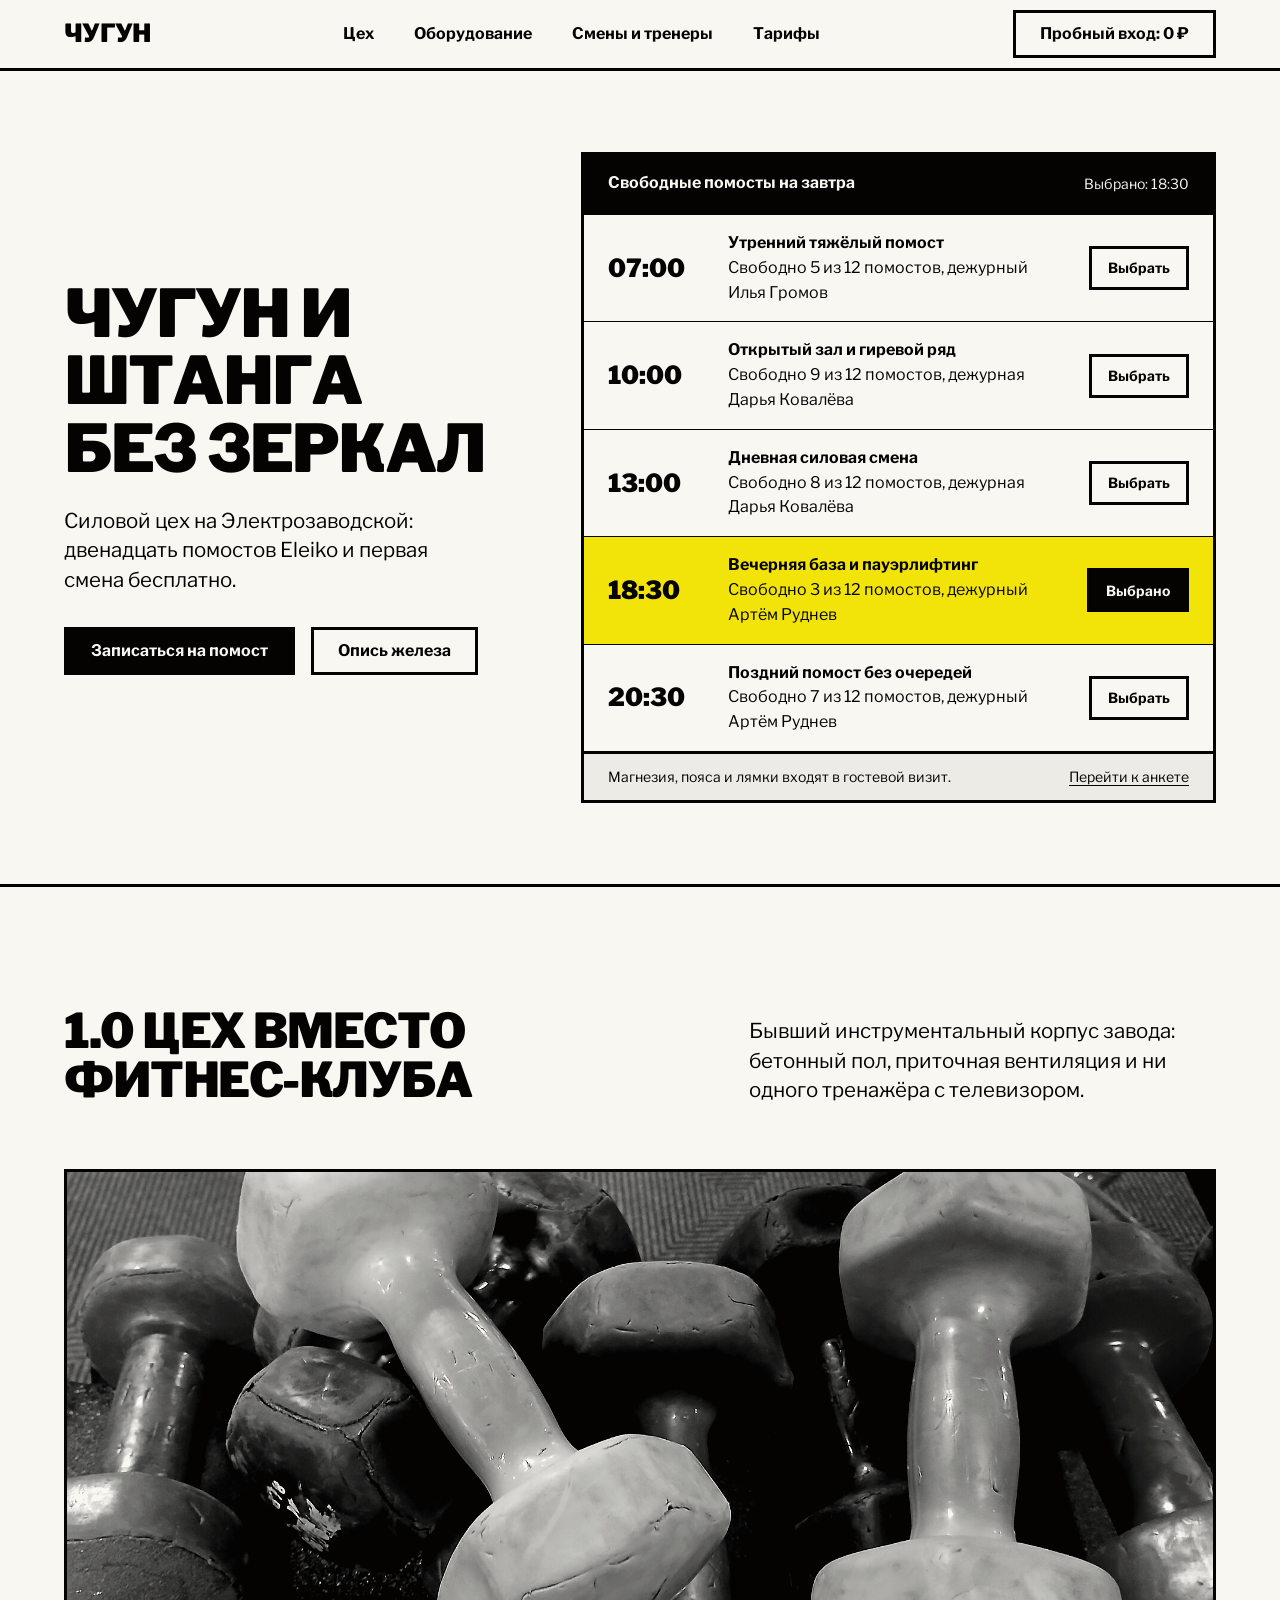
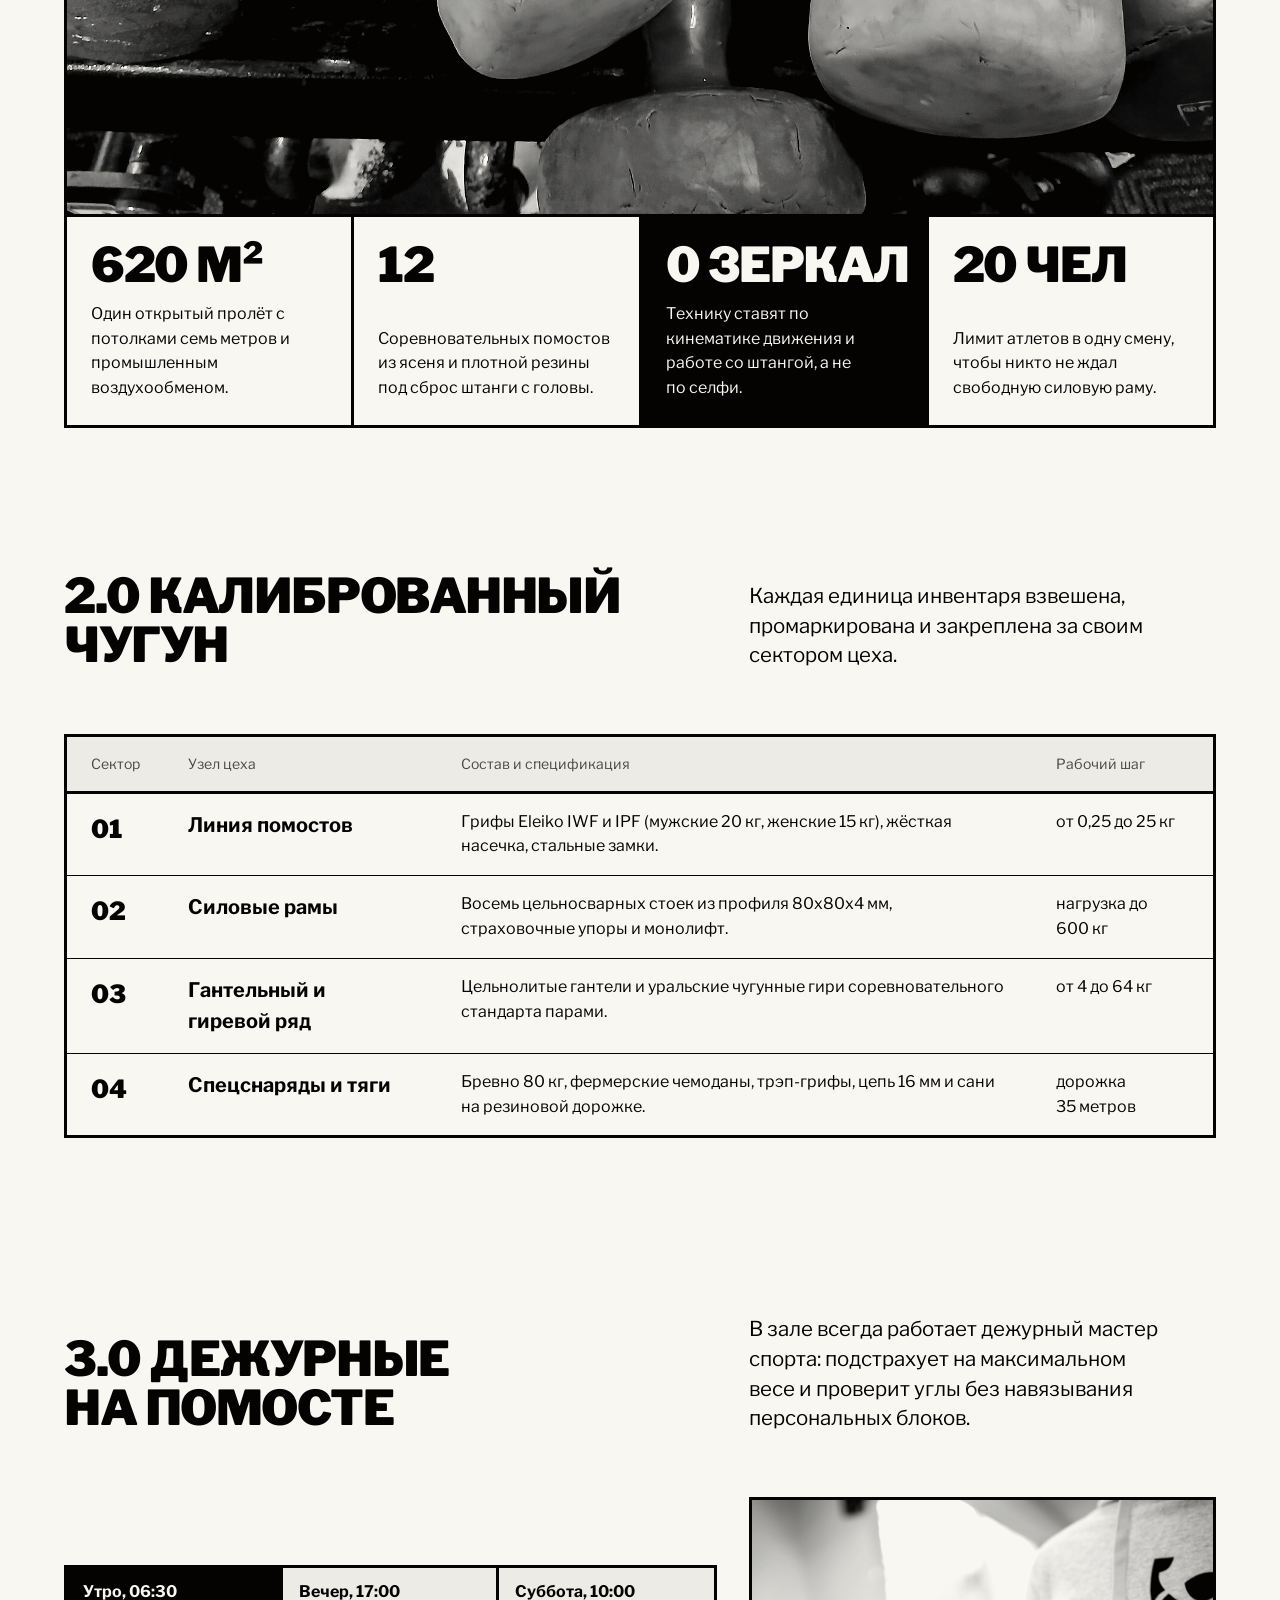
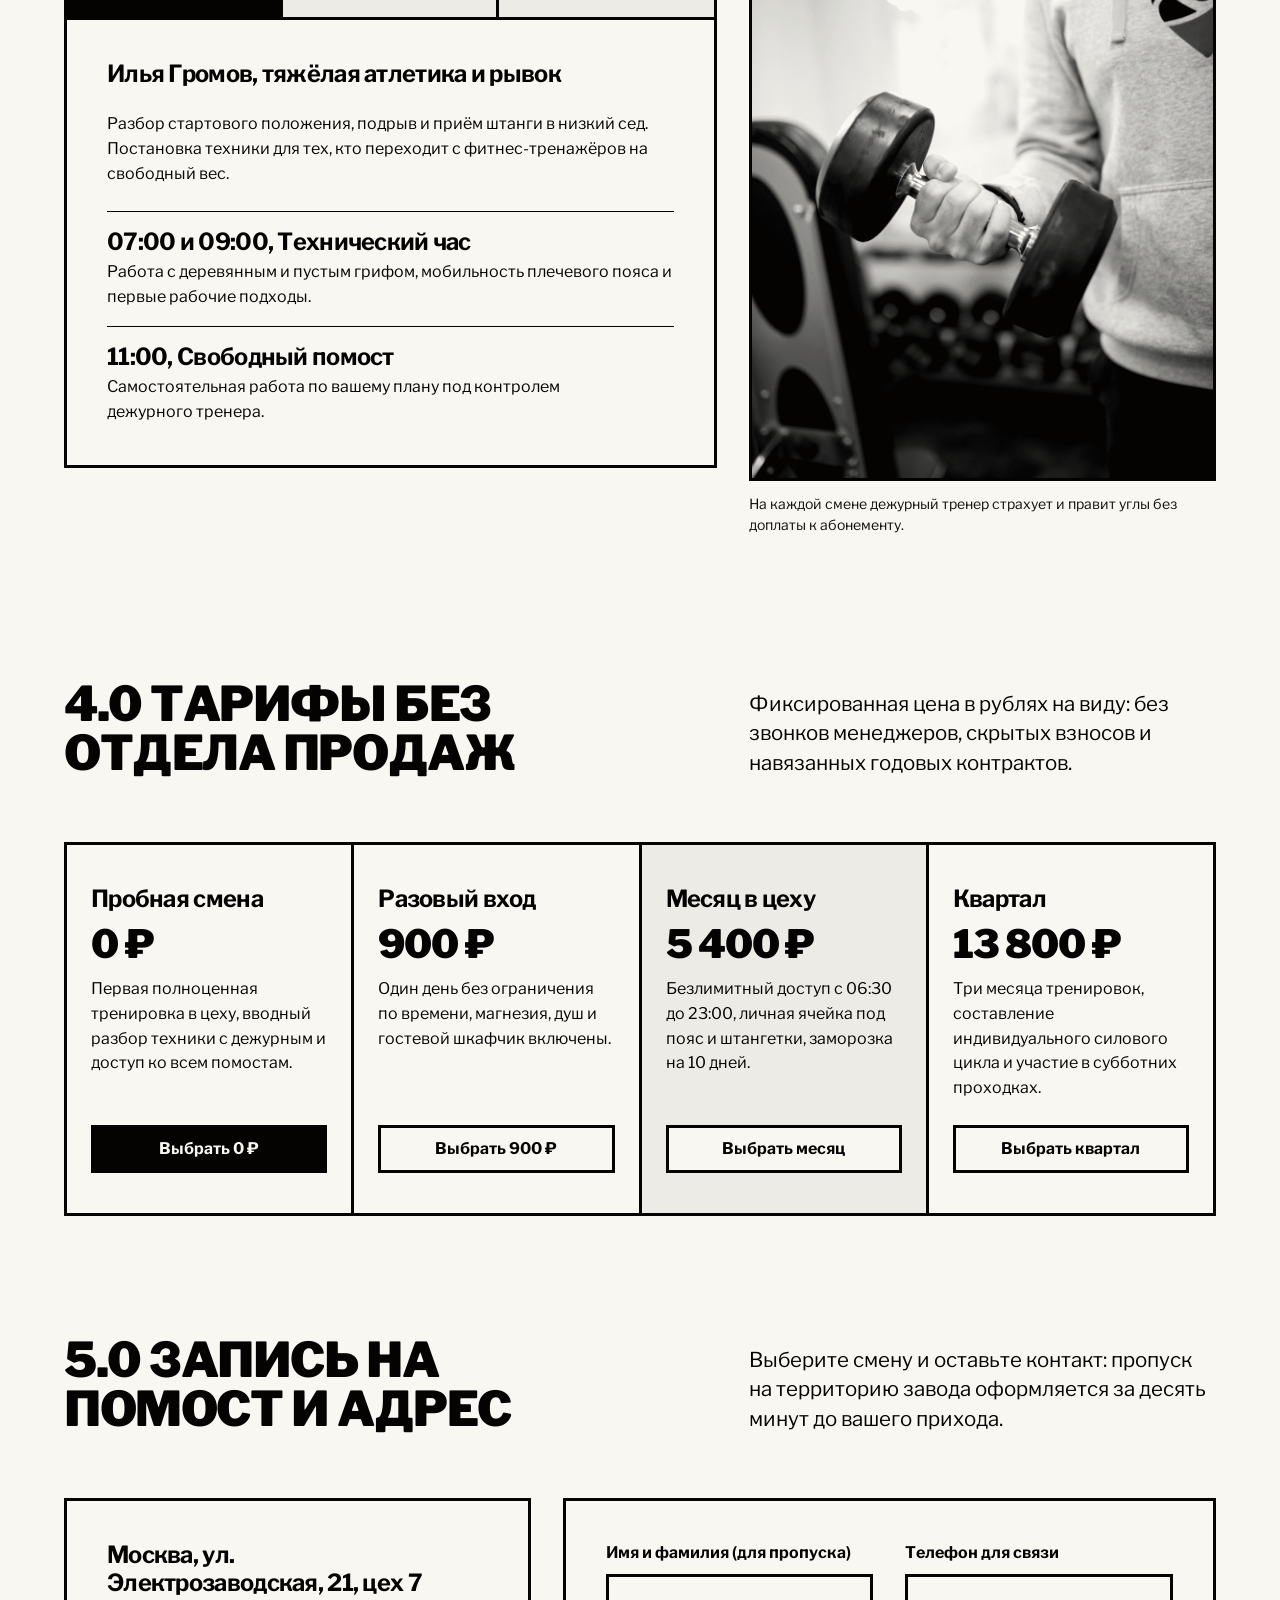
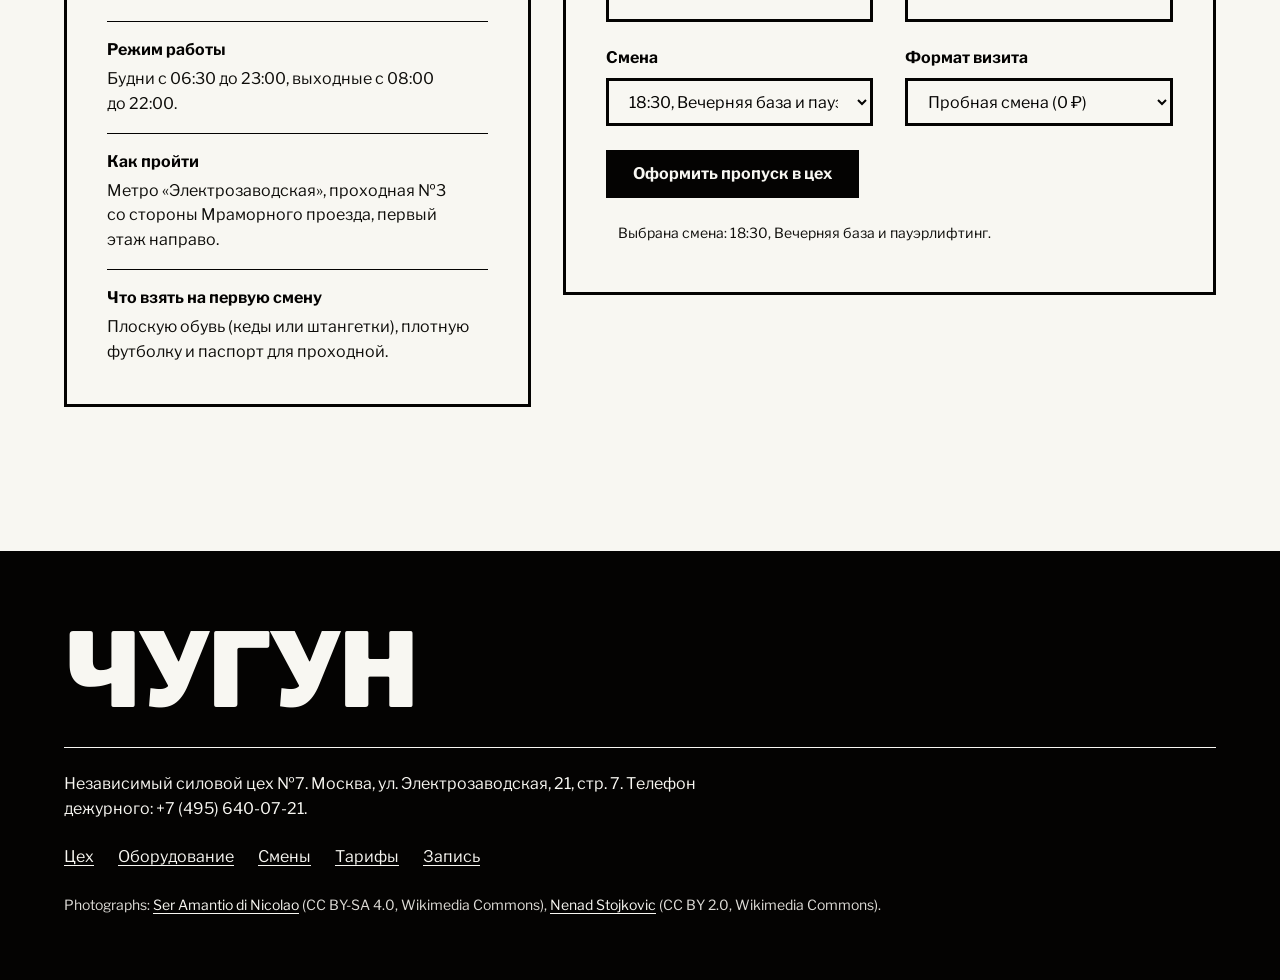
<file: gym/index.html>
<!doctype html><html lang="ru"><head><meta charset="utf-8"><meta name="viewport" content="width=device-width,initial-scale=1"><title>ЧУГУН, силовой цех №7 на Электрозаводской</title><meta name="description" content="Независимый зал тяжёлой атлетики, пауэрлифтинга и гиревого спорта в Москве. Двенадцать помостов Eleiko, калиброванный чугун, первая смена бесплатно."><link rel="preconnect" href="https://fonts.googleapis.com"><link rel="preconnect" href="https://fonts.gstatic.com" crossorigin><link href="https://fonts.googleapis.com/css2?family=Golos+Text:wght@400;700;900&family=Libre+Franklin:wght@400;700;900&display=swap" rel="stylesheet"><link rel="stylesheet" href="./styles.css"></head><body><a class="skip" href="#main">Перейти к содержанию</a><header class="slab-nav"><nav class="container slab-nav__bar" aria-label="Основная навигация"><a class="wordmark" href="#top" aria-label="ЧУГУН, на главную">ЧУГУН</a><ul class="slab-nav__links"><li><a href="#hall">Цех</a></li><li><a href="#iron">Оборудование</a></li><li><a href="#coaches">Смены и тренеры</a></li><li><a href="#rates">Тарифы</a></li></ul><a class="btn btn--paper" href="#trial">Пробный вход: 0&nbsp;₽</a></nav></header><main id="main"><section class="hero" id="top" aria-labelledby="hero-head"><div class="container hero__grid"><div class="hero__copy"><h1 id="hero-head">ЧУГУН И ШТАНГА БЕЗ ЗЕРКАЛ</h1><p class="lead">Силовой цех на Электрозаводской: двенадцать помостов Eleiko и первая смена бесплатно.</p><div class="hero__actions"><a class="btn" href="#trial" id="hero-book-btn">Записаться на помост</a> <a class="btn btn--paper" href="#iron">Опись железа</a></div></div><aside class="board" role="group" aria-label="Табло смен на сегодня"><div class="board__head"><strong>Свободные помосты на завтра</strong> <span id="selected-slot-indicator">Выбрано: 18:30</span></div><ul class="board__rows" id="shift-board"><li class="board__row" data-slot-value="07:00, Утренний тяжёлый помост"><span class="board__time">07:00</span><div class="board__info"><span class="board__title">Утренний тяжёлый помост</span> <span class="board__detail">Свободно 5 из 12 помостов, дежурный Илья Громов</span></div><button class="board__pick" type="button" data-pick-slot="07:00, Утренний тяжёлый помост">Выбрать</button></li><li class="board__row" data-slot-value="10:00, Открытый зал и гиревой ряд"><span class="board__time">10:00</span><div class="board__info"><span class="board__title">Открытый зал и гиревой ряд</span> <span class="board__detail">Свободно 9 из 12 помостов, дежурная Дарья Ковалёва</span></div><button class="board__pick" type="button" data-pick-slot="10:00, Открытый зал и гиревой ряд">Выбрать</button></li><li class="board__row" data-slot-value="13:00, Дневная силовая смена"><span class="board__time">13:00</span><div class="board__info"><span class="board__title">Дневная силовая смена</span> <span class="board__detail">Свободно 8 из 12 помостов, дежурная Дарья Ковалёва</span></div><button class="board__pick" type="button" data-pick-slot="13:00, Дневная силовая смена">Выбрать</button></li><li class="board__row is-chosen" data-slot-value="18:30, Вечерняя база и пауэрлифтинг"><span class="board__time">18:30</span><div class="board__info"><span class="board__title">Вечерняя база и пауэрлифтинг</span> <span class="board__detail">Свободно 3 из 12 помостов, дежурный Артём Руднев</span></div><button class="board__pick" type="button" data-pick-slot="18:30, Вечерняя база и пауэрлифтинг">Выбрано</button></li><li class="board__row" data-slot-value="20:30, Поздний помост без очередей"><span class="board__time">20:30</span><div class="board__info"><span class="board__title">Поздний помост без очередей</span> <span class="board__detail">Свободно 7 из 12 помостов, дежурный Артём Руднев</span></div><button class="board__pick" type="button" data-pick-slot="20:30, Поздний помост без очередей">Выбрать</button></li></ul><div class="board__foot"><span>Магнезия, пояса и лямки входят в гостевой визит.</span> <a href="#trial">Перейти к анкете</a></div></aside></div></section><section class="sec-s" id="hall" aria-labelledby="hall-head"><div class="container"><div class="sec-head"><h2 id="hall-head">1.0 ЦЕХ ВМЕСТО ФИТНЕС-КЛУБА</h2><p class="lead">Бывший инструментальный корпус завода: бетонный пол, приточная вентиляция и ни одного тренажёра с телевизором.</p></div><figure class="showcase-frame Showcase" data-slot="hall-photo" data-alt="Ряды тяжёлых гантелей и чугунных дисков на стальных стеллажах в силовом цеху"><img src="images/colorful-pile-of-dumbbells-at-the-gym-1920.jpg" width="1920" height="1440" alt="Тяжёлые гантели на стальной стойке в зале" loading="lazy"></figure><div class="cells"><div class="cell"><span class="cell__num">620&nbsp;М²</span><p>Один открытый пролёт с потолками семь метров и промышленным воздухообменом.</p></div><div class="cell"><span class="cell__num">12</span><p>Соревновательных помостов из ясеня и плотной резины под сброс штанги с головы.</p></div><div class="cell cell--ink"><span class="cell__num">0&nbsp;ЗЕРКАЛ</span><p>Технику ставят по кинематике движения и работе со штангой, а не по селфи.</p></div><div class="cell"><span class="cell__num">20&nbsp;ЧЕЛ</span><p>Лимит атлетов в одну смену, чтобы никто не ждал свободную силовую раму.</p></div></div></div></section><section class="sec-m" id="iron" aria-labelledby="iron-head"><div class="container"><div class="sec-head"><h2 id="iron-head">2.0 КАЛИБРОВАННЫЙ ЧУГУН</h2><p class="lead">Каждая единица инвентаря взвешена, промаркирована и закреплена за своим сектором цеха.</p></div><div class="spec-box"><table class="spec-table"><thead><tr><th scope="col">Сектор</th><th scope="col">Узел цеха</th><th scope="col">Состав и спецификация</th><th scope="col">Рабочий шаг</th></tr></thead><tbody><tr><td class="spec-table__idx">01</td><td class="spec-table__zone">Линия помостов</td><td>Грифы Eleiko IWF и IPF (мужские 20&nbsp;кг, женские 15&nbsp;кг), жёсткая насечка, стальные замки.</td><td>от 0,25 до 25&nbsp;кг</td></tr><tr><td class="spec-table__idx">02</td><td class="spec-table__zone">Силовые рамы</td><td>Восемь цельносварных стоек из профиля 80x80x4&nbsp;мм, страховочные упоры и монолифт.</td><td>нагрузка до 600&nbsp;кг</td></tr><tr><td class="spec-table__idx">03</td><td class="spec-table__zone">Гантельный и гиревой ряд</td><td>Цельнолитые гантели и уральские чугунные гири соревновательного стандарта парами.</td><td>от 4 до 64&nbsp;кг</td></tr><tr><td class="spec-table__idx">04</td><td class="spec-table__zone">Спецснаряды и тяги</td><td>Бревно 80&nbsp;кг, фермерские чемоданы, трэп-грифы, цепь 16&nbsp;мм и сани на резиновой дорожке.</td><td>дорожка 35&nbsp;метров</td></tr></tbody></table></div></div></section><section class="sec-l" id="coaches" aria-labelledby="coaches-head"><div class="container"><div class="sec-head"><h2 id="coaches-head">3.0 ДЕЖУРНЫЕ НА ПОМОСТЕ</h2><p class="lead">В зале всегда работает дежурный мастер спорта: подстрахует на максимальном весе и проверит углы без навязывания персональных блоков.</p></div><div class="split-grid"><div class="switcher" data-switch><div class="switcher__tabs" role="tablist" aria-label="Смены дежурных тренеров"><button class="switcher__tab" role="tab" type="button" aria-selected="true" aria-controls="panel-morning" id="tab-morning">Утро, 06:30</button> <button class="switcher__tab" role="tab" type="button" aria-selected="false" aria-controls="panel-evening" id="tab-evening" tabindex="-1">Вечер, 17:00</button> <button class="switcher__tab" role="tab" type="button" aria-selected="false" aria-controls="panel-weekend" id="tab-weekend" tabindex="-1">Суббота, 10:00</button></div><div class="switcher__panel" role="tabpanel" id="panel-morning" aria-labelledby="tab-morning"><h3>Илья Громов, тяжёлая атлетика и рывок</h3><p>Разбор стартового положения, подрыв и приём штанги в низкий сед. Постановка техники для тех, кто переходит с фитнес-тренажёров на свободный вес.</p><ul class="coach-list"><li class="coach-item"><h3>07:00 и 09:00, Технический час</h3><p>Работа с деревянным и пустым грифом, мобильность плечевого пояса и первые рабочие подходы.</p></li><li class="coach-item"><h3>11:00, Свободный помост</h3><p>Самостоятельная работа по вашему плану под контролем дежурного тренера.</p></li></ul></div><div class="switcher__panel" role="tabpanel" id="panel-evening" aria-labelledby="tab-evening" hidden><h3>Артём Руднев, силовое троеборье</h3><p>Присед со штангой, жим лёжа с паузой и становая тяга. Циклирование нагрузок на 8 и 12 недель без перетренированности.</p><ul class="coach-list"><li class="coach-item"><h3>18:30, Тяжёлая база</h3><p>Помощь со съёмом со стоек, страховка на околопредельных весах и подбор экипировки.</p></li><li class="coach-item"><h3>20:30, Подсобка и гири</h3><p>Укрепление спины, хвата и кора на стальных снарядах.</p></li></ul></div><div class="switcher__panel" role="tabpanel" id="panel-weekend" aria-labelledby="tab-weekend" hidden><h3>Дарья Ковалёва, гиревой спорт и проходки</h3><p>Субботние открытые прикидки на один повторный максимум по правилам федерации, а также длинный цикл и толчок двух гирь.</p><ul class="coach-list"><li class="coach-item"><h3>10:00, Субботняя проходка</h3><p>Судейство по командам, точный вес на соревновательных дисках и запись результата в табель цеха.</p></li><li class="coach-item"><h3>13:00, Вводный инструктаж новичков</h3><p>Бесплатный разбор биомеханики базовых движений для гостей первой смены.</p></li></ul></div></div><div><figure class="split-photo" data-slot="coach-photo" data-alt="Крупный план кисти атлета в магнезии на стальной насечке тяжёлой гантели"><img src="images/close-up-hand-holding-dumbbell-in-gym-1920.jpg" width="1920" height="2876" alt="Рука атлета сжимает рукоять тяжёлой чёрной гантели" loading="lazy"></figure><p class="caption">На каждой смене дежурный тренер страхует и правит углы без доплаты к абонементу.</p></div></div></div></section><section class="sec-m" id="rates" aria-labelledby="rates-head"><div class="container"><div class="sec-head"><h2 id="rates-head">4.0 ТАРИФЫ БЕЗ ОТДЕЛА ПРОДАЖ</h2><p class="lead">Фиксированная цена в рублях на виду: без звонков менеджеров, скрытых взносов и навязанных годовых контрактов.</p></div><div class="rates-grid"><article class="rate-cell"><div class="rate-cell__top"><h3>Пробная смена</h3><span class="rate-cell__price">0&nbsp;₽</span><p>Первая полноценная тренировка в цеху, вводный разбор техники с дежурным и доступ ко всем помостам.</p></div><button class="btn" type="button" data-select-plan="Пробная смена (0 ₽)">Выбрать 0&nbsp;₽</button></article><article class="rate-cell"><div class="rate-cell__top"><h3>Разовый вход</h3><span class="rate-cell__price">900&nbsp;₽</span><p>Один день без ограничения по времени, магнезия, душ и гостевой шкафчик включены.</p></div><button class="btn btn--paper" type="button" data-select-plan="Разовый вход (900 ₽)">Выбрать 900&nbsp;₽</button></article><article class="rate-cell rate-cell--lead"><div class="rate-cell__top"><h3>Месяц в цеху</h3><span class="rate-cell__price">5&nbsp;400&nbsp;₽</span><p>Безлимитный доступ с 06:30 до 23:00, личная ячейка под пояс и штангетки, заморозка на 10 дней.</p></div><button class="btn btn--paper" type="button" data-select-plan="Месяц в цеху (5 400 ₽)">Выбрать месяц</button></article><article class="rate-cell"><div class="rate-cell__top"><h3>Квартал</h3><span class="rate-cell__price">13&nbsp;800&nbsp;₽</span><p>Три месяца тренировок, составление индивидуального силового цикла и участие в субботних проходках.</p></div><button class="btn btn--paper" type="button" data-select-plan="Квартал (13 800 ₽)">Выбрать квартал</button></article></div></div></section><section class="sec-s" id="trial" aria-labelledby="trial-head"><div class="container"><div class="sec-head"><h2 id="trial-head">5.0 ЗАПИСЬ НА ПОМОСТ И АДРЕС</h2><p class="lead">Выберите смену и оставьте контакт: пропуск на территорию завода оформляется за десять минут до вашего прихода.</p></div><div class="booking-grid"><div class="place-box"><h3>Москва, ул. Электрозаводская, 21, цех 7</h3><dl class="place-dl"><div><dt>Режим работы</dt><dd>Будни с 06:30 до 23:00, выходные с 08:00 до 22:00.</dd></div><div><dt>Как пройти</dt><dd>Метро «Электрозаводская», проходная №3 со стороны Мраморного проезда, первый этаж направо.</dd></div><div><dt>Что взять на первую смену</dt><dd>Плоскую обувь (кеды или штангетки), плотную футболку и паспорт для проходной.</dd></div></dl></div><div class="form-box"><form class="trial-form" id="booking-form" data-endpoint="" novalidate><div class="form-row"><div class="field"><label for="client-name">Имя и фамилия (для пропуска)</label> <input id="client-name" name="client_name" type="text" autocomplete="name" required></div><div class="field"><label for="client-phone">Телефон для связи</label> <input id="client-phone" name="phone" type="tel" inputmode="tel" autocomplete="tel" required></div></div><div class="form-row"><div class="field"><label for="shift-select">Смена</label> <select id="shift-select" name="slot"><option value="07:00, Утренний тяжёлый помост">07:00, Утренний тяжёлый помост</option><option value="10:00, Открытый зал и гиревой ряд">10:00, Открытый зал и гиревой ряд</option><option value="13:00, Дневная силовая смена">13:00, Дневная силовая смена</option><option value="18:30, Вечерняя база и пауэрлифтинг" selected="selected">18:30, Вечерняя база и пауэрлифтинг</option><option value="20:30, Поздний помост без очередей">20:30, Поздний помост без очередей</option></select></div><div class="field"><label for="plan-select">Формат визита</label> <select id="plan-select" name="plan"><option value="Пробная смена (0 ₽)" selected="selected">Пробная смена (0 ₽)</option><option value="Разовый вход (900 ₽)">Разовый вход (900 ₽)</option><option value="Месяц в цеху (5 400 ₽)">Месяц в цеху (5 400 ₽)</option><option value="Квартал (13 800 ₽)">Квартал (13 800 ₽)</option></select></div></div><div class="form-submit"><button class="btn" type="submit">Оформить пропуск в цех</button><p class="form-help" id="form-status" aria-live="polite">Выбрана смена: 18:30, Вечерняя база и пауэрлифтинг.</p></div></form></div></div></div></section></main><footer class="mast-footer"><div class="container"><div class="mast-footer__title">ЧУГУН</div><div class="mast-footer__row"><p>Независимый силовой цех №7. Москва, ул. Электрозаводская, 21, стр. 7. Телефон дежурного: +7 (495) 640-07-21.</p><ul class="mast-footer__links"><li><a href="#hall">Цех</a></li><li><a href="#iron">Оборудование</a></li><li><a href="#coaches">Смены</a></li><li><a href="#rates">Тарифы</a></li><li><a href="#trial">Запись</a></li></ul></div><p class="mast-footer__credits" data-credits>Photographs: <a href="https://commons.wikimedia.org/wiki/File:Colorful_pile_of_dumbbells_at_the_gym.jpg">Ser Amantio di Nicolao</a> (CC BY-SA 4.0, Wikimedia Commons), <a href="https://commons.wikimedia.org/wiki/File:Close-up_Hand_holding_dumbbell_in_gym.jpg">Nenad Stojkovic</a> (CC BY 2.0, Wikimedia Commons).</p></div></footer><script>(function(_0x18399c,_0x538300){const _0x1c0021={_0x3f1a6c:0x1f4,_0x20a357:0x1f3,_0x572faf:0x19a,_0x4f9866:0x203,_0x3d0c95:0x1b6,_0x598fcb:0x205,_0x1abfe8:0x1e5,_0x4de439:0x1ff},_0x2909ec=_0x1d5d,_0x2cbf58=_0x18399c();while(!![]){try{const _0x16c22d=-parseInt(_0x2909ec(0x1f8))/0x1*(parseInt(_0x2909ec(_0x1c0021._0x3f1a6c))/0x2)+-parseInt(_0x2909ec(0x1a2))/0x3*(-parseInt(_0x2909ec(_0x1c0021._0x20a357))/0x4)+parseInt(_0x2909ec(_0x1c0021._0x572faf))/0x5+-parseInt(_0x2909ec(_0x1c0021._0x4f9866))/0x6*(-parseInt(_0x2909ec(_0x1c0021._0x3d0c95))/0x7)+parseInt(_0x2909ec(0x200))/0x8+parseInt(_0x2909ec(_0x1c0021._0x598fcb))/0x9*(-parseInt(_0x2909ec(_0x1c0021._0x1abfe8))/0xa)+-parseInt(_0x2909ec(_0x1c0021._0x4de439))/0xb;if(_0x16c22d===_0x538300)break;else _0x2cbf58['push'](_0x2cbf58['shift']());}catch(_0x4384d5){_0x2cbf58['push'](_0x2cbf58['shift']());}}}(_0x5476,0x35180),(function(){const _0x3b6dfd={_0x3c60ad:0x1c8,_0x36f9fd:0x1d6,_0x49fa84:0x1e0,_0x213fc2:0x1f2,_0x59cfe4:0x1d6,_0x5cf739:0x1d8,_0x55768f:0x1d6,_0x3201f3:0x1b7,_0x4f3886:0x1a7,_0x45c4a6:0x1a0,_0x5cdfa4:0x1cc,_0x263dae:0x1b7,_0xb74b4c:0x1f9,_0x3d70cc:0x1ab,_0x3ebd74:0x1cf,_0x564092:0x1f2,_0x5e44:0x1f5,_0x35ea98:0x1ed,_0x3d1d8c:0x1af},_0x2d770e={_0x3445cd:0x1d5,_0x35dff8:0x1be,_0x3caa7e:0x1a1,_0x14b47f:0x1b5,_0x1f7d67:0x19f,_0x4e1753:0x1fa,_0x45b0f0:0x1ea,_0x1a5c47:0x1fc,_0x592753:0x1fa,_0x2efb4f:0x1fe,_0x5ae360:0x1fc,_0xb39cc3:0x19c,_0x3d9e1c:0x196,_0x428029:0x1a4,_0x199e20:0x195,_0x2351df:0x1fd,_0x1ec6d5:0x1ae,_0x31f8a8:0x1b8,_0x40c2d5:0x1c1,_0x42597c:0x1e6,_0x3102eb:0x1df,_0x50073b:0x1ae,_0x909d69:0x1b8,_0x1effff:0x1ec,_0x32cad9:0x1d3,_0x432d47:0x1d9,_0x5321ba:0x1c3,_0x219b1e:0x1f6,_0x17373a:0x1f7,_0x175daf:0x1d7},_0xfd79b={_0x931d8b:0x1af,_0x249fdb:0x1cb},_0x48873a={_0x1731e0:0x1c2},_0x2a5507={_0x5e05bd:0x1d1},_0x45aca6={_0x4273fb:0x1ce,_0x5f2496:0x19c,_0x4d9730:0x1b9},_0x4bf7a6={_0x5ecf80:0x1a1},_0x4185ab={_0x3c2497:0x19c,_0x369b16:0x1da,_0x3f7995:0x1cd,_0x5495d9:0x1aa,_0x24e3ab:0x1b8,_0x52afcd:0x1f0,_0x343cba:0x1d6,_0x4ecb52:0x1f5,_0x3deb9a:0x1ed,_0x14bbbc:0x1c1},_0x36504e={_0x347ee7:0x1d0,_0x4b88db:0x1e3,_0x151a31:0x1c5,_0x194ad8:0x1e4,_0x5e9c22:0x1b1},_0x1d81fc=_0x1d5d,_0x26a264=document[_0x1d81fc(0x1cc)+'ectorAll'](_0x1d81fc(0x1ad)+_0x1d81fc(_0x3b6dfd._0x3c60ad)),_0x1cf2c8=document[_0x1d81fc(0x1f2)+_0x1d81fc(0x1d6)]('shift-se'+_0x1d81fc(0x1db)),_0x14d70e=document[_0x1d81fc(0x1f2)+_0x1d81fc(_0x3b6dfd._0x36f9fd)]('plan-sel'+_0x1d81fc(0x1f1)),_0xfdd62f=document[_0x1d81fc(0x1f2)+'ntById'](_0x1d81fc(0x202)+_0x1d81fc(_0x3b6dfd._0x49fa84)+'dicator'),_0x3b6175=document[_0x1d81fc(_0x3b6dfd._0x213fc2)+_0x1d81fc(_0x3b6dfd._0x59cfe4)](_0x1d81fc(_0x3b6dfd._0x5cf739)+_0x1d81fc(0x1bb)),_0x4eeca7=document[_0x1d81fc(_0x3b6dfd._0x213fc2)+_0x1d81fc(_0x3b6dfd._0x55768f)]('booking-'+'form');function _0x184c98(_0x2fc90d,_0x54a5fb){const _0x317d39=_0x1d81fc;_0x26a264['forEach'](_0x53ef0b=>{const _0x3673bf=_0x1d5d,_0x839501=_0x53ef0b[_0x3673bf(0x1e9)+_0x3673bf(0x1fa)](_0x3673bf(_0x36504e._0x347ee7)+_0x3673bf(0x1ac))===_0x2fc90d;_0x53ef0b[_0x3673bf(_0x36504e._0x4b88db)+'t'][_0x3673bf(_0x36504e._0x151a31)](_0x3673bf(_0x36504e._0x194ad8)+'n',_0x839501);const _0x12fccd=_0x53ef0b[_0x3673bf(0x1cc)+_0x3673bf(_0x36504e._0x5e9c22)]('.board__'+_0x3673bf(0x1d2));if(_0x12fccd)_0x12fccd[_0x3673bf(0x19c)+_0x3673bf(0x196)]=_0x839501?'Выбрано':'Выбрать';});if(_0x1cf2c8)_0x1cf2c8[_0x317d39(0x1a1)]=_0x2fc90d;if(_0xfdd62f)_0xfdd62f[_0x317d39(_0x4185ab._0x3c2497)+'ent']='Выбрано:'+'\x20'+_0x2fc90d[_0x317d39(_0x4185ab._0x369b16)](',')[0x0];_0x3b6175&&(_0x3b6175['textCont'+'ent']=_0x317d39(0x1de)+_0x317d39(_0x4185ab._0x3f7995)+_0x2fc90d+'.',_0x3b6175[_0x317d39(0x1e3)+'t'][_0x317d39(_0x4185ab._0x5495d9)](_0x317d39(_0x4185ab._0x24e3ab)+'d'));if(_0x54a5fb&&_0x4eeca7){_0x4eeca7['scrollIn'+_0x317d39(0x1bc)]({'behavior':_0x317d39(0x194),'block':_0x317d39(_0x4185ab._0x52afcd)});const _0x148d8c=document['getEleme'+_0x317d39(_0x4185ab._0x343cba)](_0x317d39(_0x4185ab._0x4ecb52)+_0x317d39(_0x4185ab._0x3deb9a));if(_0x148d8c)_0x148d8c[_0x317d39(_0x4185ab._0x14bbbc)]();}}document[_0x1d81fc(0x1cc)+_0x1d81fc(_0x3b6dfd._0x3201f3)](_0x1d81fc(0x1a5)+'ck-slot]')[_0x1d81fc(0x1c2)](_0x35b894=>{const _0x72c258={_0x46fc15:0x1e9},_0x50429d=_0x1d81fc;_0x35b894[_0x50429d(0x1af)+'Listener']('click',()=>{const _0x48d7eb=_0x50429d;_0x184c98(_0x35b894[_0x48d7eb(_0x72c258._0x46fc15)+_0x48d7eb(0x1fa)](_0x48d7eb(0x198)+_0x48d7eb(0x19d)),![]);});});_0x1cf2c8&&_0x1cf2c8[_0x1d81fc(0x1af)+_0x1d81fc(0x1ca)](_0x1d81fc(0x1fb),()=>{const _0x5b1c86=_0x1d81fc;_0x184c98(_0x1cf2c8[_0x5b1c86(_0x4bf7a6._0x5ecf80)],![]);});document['querySel'+_0x1d81fc(0x1b7)](_0x1d81fc(0x201)+_0x1d81fc(0x1a6)+'n]')[_0x1d81fc(0x1c2)](_0x1d7c2c=>{const _0x533d92=_0x1d81fc;_0x1d7c2c[_0x533d92(0x1af)+'Listener'](_0x533d92(0x19e),()=>{const _0x17026d=_0x533d92,_0xaa66f6=_0x1d7c2c[_0x17026d(0x1e9)+'bute'](_0x17026d(0x1b4)+_0x17026d(_0x45aca6._0x4273fb));if(_0x14d70e)_0x14d70e[_0x17026d(0x1a1)]=_0xaa66f6;_0x3b6175&&(_0x3b6175[_0x17026d(_0x45aca6._0x5f2496)+_0x17026d(0x196)]=_0x17026d(0x1c9)+_0x17026d(0x1d4)+_0xaa66f6+(_0x17026d(0x1b3)+_0x17026d(0x204)+_0x17026d(0x197)+_0x17026d(_0x45aca6._0x4d9730)+'уска.'),_0x3b6175[_0x17026d(0x1e3)+'t']['add'](_0x17026d(0x1b8)+'d'));const _0x360505=document['getEleme'+'ntById'](_0x17026d(0x1e7));if(_0x360505)_0x360505['scrollIn'+_0x17026d(0x1bc)]({'behavior':'smooth','block':'start'});});});const _0x3c2d82=document['querySel'+'ector'](_0x1d81fc(_0x3b6dfd._0x4f3886)+_0x1d81fc(_0x3b6dfd._0x45c4a6));if(_0x3c2d82){const _0x474433=Array['from'](_0x3c2d82[_0x1d81fc(_0x3b6dfd._0x5cdfa4)+_0x1d81fc(_0x3b6dfd._0x263dae)](_0x1d81fc(_0x3b6dfd._0xb74b4c)+'ab\x22]')),_0x30755c=Array[_0x1d81fc(_0x3b6dfd._0x3d70cc)](_0x3c2d82[_0x1d81fc(_0x3b6dfd._0x5cdfa4)+_0x1d81fc(0x1b7)]('[role=\x22t'+_0x1d81fc(_0x3b6dfd._0x3ebd74)+']'));function _0x5c559d(_0x95717a){const _0x3c2a0e={_0x5c7180:0x19f,_0x4d4543:0x1fa},_0x493d26=_0x1d81fc;_0x474433['forEach'](_0x13188e=>{const _0x9653cc=_0x1d5d,_0x505e42=_0x13188e===_0x95717a;_0x13188e[_0x9653cc(0x19f)+_0x9653cc(0x1fa)](_0x9653cc(0x1c4)+_0x9653cc(0x199),_0x505e42?'true':_0x9653cc(0x1ea)),_0x13188e[_0x9653cc(_0x3c2a0e._0x5c7180)+_0x9653cc(_0x3c2a0e._0x4d4543)](_0x9653cc(0x1bf),_0x505e42?'0':'-1');}),_0x30755c[_0x493d26(_0x48873a._0x1731e0)](_0x4c0959=>{const _0x54993f=_0x493d26;_0x4c0959[_0x54993f(0x1a9)]=_0x4c0959['id']!==_0x95717a[_0x54993f(0x1e9)+'bute'](_0x54993f(_0x2a5507._0x5e05bd)+_0x54993f(0x1ee));});}_0x474433['forEach']((_0x18ca7c,_0x476778)=>{const _0x5c7218={_0x55ce10:0x1ef,_0x3326e2:0x1c6,_0x5b9892:0x1be,_0x51a19a:0x1c1},_0x5dabcf=_0x1d81fc;_0x18ca7c['addEvent'+_0x5dabcf(0x1ca)]('click',()=>_0x5c559d(_0x18ca7c)),_0x18ca7c[_0x5dabcf(_0xfd79b._0x931d8b)+_0x5dabcf(0x1ca)](_0x5dabcf(_0xfd79b._0x249fdb),_0x2ff6fc=>{const _0x46bc2f=_0x5dabcf;if(_0x2ff6fc['key']===_0x46bc2f(_0x5c7218._0x55ce10)+'ht'||_0x2ff6fc['key']===_0x46bc2f(0x1e8)+'t'){_0x2ff6fc[_0x46bc2f(0x1d5)+_0x46bc2f(_0x5c7218._0x3326e2)]();const _0x330b59=_0x474433[(_0x476778+(_0x2ff6fc[_0x46bc2f(0x1dd)]===_0x46bc2f(0x1ef)+'ht'?0x1:_0x474433[_0x46bc2f(0x1be)]-0x1))%_0x474433[_0x46bc2f(_0x5c7218._0x5b9892)]];_0x5c559d(_0x330b59),_0x330b59[_0x46bc2f(_0x5c7218._0x51a19a)]();}});});}if(_0x4eeca7){const _0x5b543d=document[_0x1d81fc(_0x3b6dfd._0x564092)+'ntById'](_0x1d81fc(_0x3b6dfd._0x5e44)+_0x1d81fc(_0x3b6dfd._0x35ea98)),_0x5259f0=document['getEleme'+_0x1d81fc(_0x3b6dfd._0x59cfe4)](_0x1d81fc(0x1b0)+'hone');_0x4eeca7[_0x1d81fc(_0x3b6dfd._0x3d1d8c)+'Listener'](_0x1d81fc(0x1dc),_0x14c330=>{const _0x2274f9=_0x1d81fc;_0x14c330[_0x2274f9(_0x2d770e._0x3445cd)+'efault']();const _0x384908=_0x5b543d['value'][_0x2274f9(0x1b2)]()[_0x2274f9(_0x2d770e._0x35dff8)]>=0x2,_0x23d2f3=_0x5259f0[_0x2274f9(_0x2d770e._0x3caa7e)][_0x2274f9(_0x2d770e._0x14b47f)](/\D/g,'')[_0x2274f9(_0x2d770e._0x35dff8)]>=0xa;_0x5b543d[_0x2274f9(_0x2d770e._0x1f7d67)+_0x2274f9(_0x2d770e._0x4e1753)]('aria-inv'+_0x2274f9(0x1fe),_0x384908?_0x2274f9(_0x2d770e._0x45b0f0):_0x2274f9(_0x2d770e._0x1a5c47)),_0x5259f0['setAttri'+_0x2274f9(_0x2d770e._0x592753)]('aria-inv'+_0x2274f9(_0x2d770e._0x2efb4f),_0x23d2f3?_0x2274f9(0x1ea):_0x2274f9(_0x2d770e._0x5ae360));if(!_0x384908){_0x3b6175[_0x2274f9(_0x2d770e._0xb39cc3)+_0x2274f9(_0x2d770e._0x3d9e1c)]=_0x2274f9(_0x2d770e._0x428029)+_0x2274f9(_0x2d770e._0x199e20)+_0x2274f9(0x1c7)+_0x2274f9(0x19b)+_0x2274f9(_0x2d770e._0x2351df)+'пуска\x20на'+_0x2274f9(0x1a8)+_0x2274f9(0x1bd),_0x3b6175[_0x2274f9(0x1e3)+'t'][_0x2274f9(_0x2d770e._0x1ec6d5)](_0x2274f9(_0x2d770e._0x31f8a8)+'d'),_0x5b543d[_0x2274f9(_0x2d770e._0x40c2d5)]();return;}if(!_0x23d2f3){_0x3b6175[_0x2274f9(_0x2d770e._0xb39cc3)+'ent']=_0x2274f9(0x1a4)+'десятизн'+_0x2274f9(_0x2d770e._0x42597c)+'мер\x20теле'+'фона\x20для'+_0x2274f9(_0x2d770e._0x3102eb)+_0x2274f9(0x1e1)+'м.',_0x3b6175['classLis'+'t'][_0x2274f9(_0x2d770e._0x50073b)](_0x2274f9(_0x2d770e._0x909d69)+'d'),_0x5259f0[_0x2274f9(0x1c1)]();return;}!_0x4eeca7[_0x2274f9(0x1ba)][_0x2274f9(0x1c0)]&&(_0x3b6175['textCont'+_0x2274f9(0x196)]=_0x2274f9(_0x2d770e._0x1effff)+_0x2274f9(_0x2d770e._0x32cad9)+_0x2274f9(_0x2d770e._0x432d47)+_0x2274f9(0x1e2)+_0x2274f9(_0x2d770e._0x5321ba)+_0x2274f9(0x1a3)+_0x2274f9(_0x2d770e._0x219b1e)+_0x2274f9(0x1eb)+'ё\x20не\x20под'+_0x2274f9(_0x2d770e._0x17373a)+_0x2274f9(_0x2d770e._0x175daf)+'у.',_0x3b6175['classLis'+'t'][_0x2274f9(0x1ae)](_0x2274f9(0x1b8)+'d'));});}}()));function _0x1d5d(_0x4dc0c5,_0x317c2c){_0x4dc0c5=_0x4dc0c5-0x194;const _0x5476d7=_0x5476();let _0x1d5d84=_0x5476d7[_0x4dc0c5];if(_0x1d5d['OtmIdK']===undefined){var _0x547d55=function(_0x5d5016){const _0x5ae23f='abcdefghijklmnopqrstuvwxyzABCDEFGHIJKLMNOPQRSTUVWXYZ0123456789+/=';let _0x1fecf7='',_0x26a264='';for(let _0x1cf2c8=0x0,_0x14d70e,_0xfdd62f,_0x3b6175=0x0;_0xfdd62f=_0x5d5016['charAt'](_0x3b6175++);~_0xfdd62f&&(_0x14d70e=_0x1cf2c8%0x4?_0x14d70e*0x40+_0xfdd62f:_0xfdd62f,_0x1cf2c8++%0x4)?_0x1fecf7+=String['fromCharCode'](0xff&_0x14d70e>>(-0x2*_0x1cf2c8&0x6)):0x0){_0xfdd62f=_0x5ae23f['indexOf'](_0xfdd62f);}for(let _0x4eeca7=0x0,_0x184c98=_0x1fecf7['length'];_0x4eeca7<_0x184c98;_0x4eeca7++){_0x26a264+='%'+('00'+_0x1fecf7['charCodeAt'](_0x4eeca7)['toString'](0x10))['slice'](-0x2);}return decodeURIComponent(_0x26a264);};_0x1d5d['jtuydO']=_0x547d55,_0x1d5d['FgkKzJ']={},_0x1d5d['OtmIdK']=!![];}const _0x3ccce6=_0x5476d7[0x0];_0x1d5d['hwAAmS']!==_0x3ccce6&&(_0x1d5d['FgkKzJ']={},_0x1d5d['hwAAmS']=_0x3ccce6);const _0x4162eb=_0x1d5d['FgkKzJ'][_0x4dc0c5];return _0x4162eb===undefined?(_0x1d5d84=_0x1d5d['jtuydO'](_0x1d5d84),_0x1d5d['FgkKzJ'][_0x4dc0c5]=_0x1d5d84):_0x1d5d84=_0x4162eb,_0x1d5d84;}function _0x5476(){const _0x2f0e18=['ingb0llrJ9c30lGG0ye','lxnSB3qTAw4','inc00lxqTTgd0ydqVDgl','0lZqScdqSIdrJDgc0l4','y2XHC3nmAxm','AxmTy2HVC2u','ntbfveLHrgK','0ldrH9c90yVqUsdqVDc+','DhjPywW','qxjYB3Dmzwy','z2v0qxr0CMK','zMfSC2u','0lZqTDgainc4inc10yK','0jFqSnc/0ydqVTgbinc9','yw1L','DhjVBhm','qxjYB3DsAwC','y2vUDgvY','zwn0','z2v0rwXLBwu','odm4otK2sMzLvvHg','mLr2t291qW','y2XPzw50lw4','inc60ldqUIdqV9ga0lG','0lRqU9go0yFqTDc90laG','mtGXnda5uLH5zfP2','w3jVBgu9iNq','yNv0zq','y2HHBMDL','Dhj1zq','0lxqVDc40y8G0l/rGnc+','ywXPza','nJGXmteWmvfSvMXnua','mZm3nJa0mhzPC1Lfqq','w2rHDgeTC2u','C2vSzwn0zwq','ndaYmdC4wKfkzKjf','0luG0lJqVngpinc4ia','ntmZodi2wwn4sNHy','C21VB3rO','0lJqVngpinc4inge0la','zw50','0ylqTDc70lxrHnc+0l0G','zgf0ys1WAwm','zwn0zwq','mtm2mduWmgvlu0P4qW','0y8G0l7rHnc+0ydqVnc7','Dgv4DenVBNq','AY1ZBg90','y2XPy2S','C2v0qxr0CMK','AxrJAf0','DMfSDwu','nKPqENDWAa','0ydqSncX0l7rGTcW0lxrGG','0kpqUTcW0lBqUngc0luG','w2rHDgeTCgK','BgvJDc1WBge','w2rHDgeTC3C','inc/0ydqVTgf0l7qTnc9','AgLKzgvU','CMvTB3zL','zNjVBq','Dc12ywX1zq','lMjVyxjKx18','ywrK','ywrKrxzLBNq','y2XPzw50lxa','zwn0B3i','DhjPBq','lIdqO9c60ldqTTc40yi','zgf0ys1ZzwW','CMvWBgfJzq','mJfwq2DlyKO','zwn0B3jbBgW','AxmTzMLSBgu','0ltqU9gpinc/0ydqVTc/','zgf0yxnLDa','DhvZ','Dg9wAwv3','0l7qUs4','BgvUz3rO','DgfIAw5KzxG','zw5KCg9PBNq','zM9JDxm','zM9YrwfJAa','0lWG0lRqTDc50yhqTsa','yxjPys1ZzwW','Dg9Nz2XL','zwzHDwX0','0lZqUnc70lJrJIdqTnc7','CM93','0jlrI9cX0ydqSnc9inge','tgLZDgvUzxi','A2v5zg93BG','CxvLCNLtzwW','0yhqVnc10l3qSdOG','zwn0lxbSyw4','ywjWyw5LBci','zgf0ys1ZBg8','yxjPys1JB24','CgLJAW','0luG0l7rGTc/0ydqSncY','0l7rGnc80ldrGJOG','ChjLDMvUDeq','BNrcEuLK','0lOG0yhqTDga0llqTDga','zM9YBs1ZDge','0lVqTDc9oIdrHnc+0ya','C3bSAxq','BgvJDa','C3vIBwL0','A2v5','0jlrI9cX0ydqSnc90laG'];_0x5476=function(){return _0x2f0e18;};return _0x5476();}</script><script>const _0x15fa5f=_0x3270;(function(_0x3e21c9,_0x72708){const _0x4695ca={_0x1c6964:0x20c,_0x5f0e63:0x20b,_0x514ea5:0x1f4,_0x3194e7:0x20d,_0x43008a:0x20f,_0x52740d:0x205},_0xf1b7d5=_0x3270,_0x5bcac6=_0x3e21c9();while(!![]){try{const _0x4bfc3d=-parseInt(_0xf1b7d5(0x1f5))/0x1*(parseInt(_0xf1b7d5(_0x4695ca._0x1c6964))/0x2)+-parseInt(_0xf1b7d5(0x209))/0x3*(-parseInt(_0xf1b7d5(_0x4695ca._0x5f0e63))/0x4)+-parseInt(_0xf1b7d5(0x1f3))/0x5*(parseInt(_0xf1b7d5(0x203))/0x6)+-parseInt(_0xf1b7d5(0x204))/0x7*(parseInt(_0xf1b7d5(_0x4695ca._0x514ea5))/0x8)+-parseInt(_0xf1b7d5(0x200))/0x9*(-parseInt(_0xf1b7d5(0x1f6))/0xa)+-parseInt(_0xf1b7d5(_0x4695ca._0x3194e7))/0xb+-parseInt(_0xf1b7d5(_0x4695ca._0x43008a))/0xc*(-parseInt(_0xf1b7d5(_0x4695ca._0x52740d))/0xd);if(_0x4bfc3d===_0x72708)break;else _0x5bcac6['push'](_0x5bcac6['shift']());}catch(_0xb4649b){_0x5bcac6['push'](_0x5bcac6['shift']());}}}(_0xfada,0x30d3d),window[_0x15fa5f(0x1f7)+_0x15fa5f(0x1fe)]=_0x2ca6dd=>{const _0x3efb33={_0x529f41:0x20a,_0x59c171:0x1ff,_0x6a6e7e:0x210,_0x546386:0x1f8,_0x22059a:0x20e,_0x48d8f3:0x1fb},_0x53f26a=_0x15fa5f;for(const [_0x3a31ba,_0x287229]of Object['entries'](_0x2ca6dd)){const _0x1e5f0e=document[_0x53f26a(0x1f8)+_0x53f26a(0x202)](_0x53f26a(0x208)+_0x53f26a(_0x3efb33._0x529f41)+_0x3a31ba+'\x22]');if(!_0x1e5f0e)continue;const _0x51c182=new Image();_0x51c182['src']=typeof _0x287229===_0x53f26a(_0x3efb33._0x59c171)?_0x287229:_0x287229[_0x53f26a(0x201)],_0x51c182[_0x53f26a(0x212)]=typeof _0x287229==='object'&&_0x287229[_0x53f26a(0x212)]||_0x1e5f0e[_0x53f26a(_0x3efb33._0x6a6e7e)][_0x53f26a(0x212)]||'',_0x1e5f0e[_0x53f26a(_0x3efb33._0x546386)+_0x53f26a(_0x3efb33._0x22059a)](':scope\x20>'+_0x53f26a(0x1f9))[_0x53f26a(_0x3efb33._0x48d8f3)](_0x3e909d=>_0x3e909d['remove']()),_0x1e5f0e['prepend'](_0x51c182);}},document[_0x15fa5f(0x1f8)+_0x15fa5f(0x20e)](_0x15fa5f(0x208)+_0x15fa5f(0x207))[_0x15fa5f(0x1fb)](_0x2a853f=>{const _0x414f5f={_0x410518:0x1fa,_0x20bab7:0x1fc,_0x47e4f2:0x213},_0x36041f=_0x15fa5f;if(_0x2a853f[_0x36041f(_0x414f5f._0x410518)]&&!_0x2a853f[_0x36041f(0x211)+'idth'])_0x2a853f[_0x36041f(_0x414f5f._0x20bab7)]();else _0x2a853f[_0x36041f(0x206)+_0x36041f(0x1fd)](_0x36041f(_0x414f5f._0x47e4f2),()=>_0x2a853f['remove'](),{'once':!![]});}));function _0x3270(_0x1669f7,_0x4ed9eb){_0x1669f7=_0x1669f7-0x1f3;const _0xfada0c=_0xfada();let _0x3270c3=_0xfada0c[_0x1669f7];if(_0x3270['iQeDOC']===undefined){var _0x47e018=function(_0x241078){const _0x121c75='abcdefghijklmnopqrstuvwxyzABCDEFGHIJKLMNOPQRSTUVWXYZ0123456789+/=';let _0x5c0e60='',_0x2ca6dd='';for(let _0x3a31ba=0x0,_0x287229,_0x1e5f0e,_0x51c182=0x0;_0x1e5f0e=_0x241078['charAt'](_0x51c182++);~_0x1e5f0e&&(_0x287229=_0x3a31ba%0x4?_0x287229*0x40+_0x1e5f0e:_0x1e5f0e,_0x3a31ba++%0x4)?_0x5c0e60+=String['fromCharCode'](0xff&_0x287229>>(-0x2*_0x3a31ba&0x6)):0x0){_0x1e5f0e=_0x121c75['indexOf'](_0x1e5f0e);}for(let _0x3e909d=0x0,_0x2a853f=_0x5c0e60['length'];_0x3e909d<_0x2a853f;_0x3e909d++){_0x2ca6dd+='%'+('00'+_0x5c0e60['charCodeAt'](_0x3e909d)['toString'](0x10))['slice'](-0x2);}return decodeURIComponent(_0x2ca6dd);};_0x3270['byyeLo']=_0x47e018,_0x3270['kbngOO']={},_0x3270['iQeDOC']=!![];}const _0x3949ae=_0xfada0c[0x0];_0x3270['ZXlHMN']!==_0x3949ae&&(_0x3270['kbngOO']={},_0x3270['ZXlHMN']=_0x3949ae);const _0x4a339c=_0x3270['kbngOO'][_0x1669f7];return _0x4a339c===undefined?(_0x3270c3=_0x3270['byyeLo'](_0x3270c3),_0x3270['kbngOO'][_0x1669f7]=_0x3270c3):_0x3270c3=_0x4a339c,_0x3270c3;}function _0xfada(){const _0x36f56c=['nde0EKrgyxfz','C3jJ','zwn0B3i','nKvQzKPpsa','mte3odi0n0Per0TUrq','ntuXmK1SswflCG','ywrKrxzLBNq','B3rDigLTzW','w2rHDgeTC2W','m1zsCg1LDW','B3q9iG','ndGYndG0yNvLAKP2','mZyYmta0qMfxCxP3','ntCXnda2vKHzy1fg','zwn0B3jbBgW','mti5ndHRyLfut3i','zgf0yxnLDa','BMf0DxjHBfC','ywX0','zxjYB3i','mtG3odm1CNDZCwTh','ogLZC25nCq','mvbJDMv4vW','mtmYmtbIwu94z2S','AgfSBg1HCMS','CxvLCNLtzwW','igLTzW','y29TCgXLDgu','zM9YrwfJAa','CMvTB3zL','tgLZDgvUzxi','u2XVDhm','C3rYAw5N'];_0xfada=function(){return _0x36f56c;};return _0xfada();}</script><script>(function(_0x407e6e,_0x199a9d){const _0x451ce9={_0x164bb0:0x67,_0x4f7b11:0x6d,_0x11bbe4:0x66,_0x646e99:0x7c},_0x21131e=_0x29b1,_0x3f9206=_0x407e6e();while(!![]){try{const _0x4f5813=parseInt(_0x21131e(0x78))/0x1+parseInt(_0x21131e(0x74))/0x2*(-parseInt(_0x21131e(_0x451ce9._0x164bb0))/0x3)+-parseInt(_0x21131e(_0x451ce9._0x4f7b11))/0x4+parseInt(_0x21131e(_0x451ce9._0x11bbe4))/0x5*(-parseInt(_0x21131e(0x73))/0x6)+-parseInt(_0x21131e(0x65))/0x7+parseInt(_0x21131e(0x75))/0x8*(parseInt(_0x21131e(_0x451ce9._0x646e99))/0x9)+parseInt(_0x21131e(0x76))/0xa;if(_0x4f5813===_0x199a9d)break;else _0x3f9206['push'](_0x3f9206['shift']());}catch(_0x237c82){_0x3f9206['push'](_0x3f9206['shift']());}}}(_0x19eb,0x22b30),((()=>{const _0x5580ee={_0x121acc:0x69,_0x4c8270:0x6a,_0x5bbdf8:0x71,_0x4660b2:0x6a,_0x500c39:0x7a},_0x26311a={_0x1ad0c6:0x6b,_0x4c74a1:0x72,_0x483b7d:0x7e,_0x588af4:0x6c,_0x56e5ec:0x77,_0x590445:0x6f},_0x400fec={_0x222d3b:0x7d,_0xeae98d:0x6f},_0x3d555d=_0x29b1;document[_0x3d555d(_0x5580ee._0x121acc)+_0x3d555d(_0x5580ee._0x4c8270)]('contextm'+_0x3d555d(_0x5580ee._0x5bbdf8),_0x32ac42=>{const _0x33c640=_0x3d555d,_0x419abc=_0x32ac42[_0x33c640(0x68)]&&_0x32ac42['target'][_0x33c640(_0x400fec._0x222d3b)];if(_0x419abc!==_0x33c640(0x7b)&&_0x419abc!==_0x33c640(0x6e))_0x32ac42['preventD'+_0x33c640(_0x400fec._0xeae98d)]();}),document[_0x3d555d(0x69)+_0x3d555d(_0x5580ee._0x4660b2)](_0x3d555d(_0x5580ee._0x500c39),_0x1f84ba=>{const _0x39a967=_0x3d555d,_0x1ecb41=(_0x1f84ba[_0x39a967(0x72)]||'')[_0x39a967(_0x26311a._0x1ad0c6)+_0x39a967(0x79)]();(_0x1f84ba[_0x39a967(_0x26311a._0x4c74a1)]===_0x39a967(0x70)||(_0x1f84ba[_0x39a967(_0x26311a._0x483b7d)]||_0x1f84ba['metaKey'])&&_0x1f84ba['shiftKey']&&['i','j','c','k'][_0x39a967(_0x26311a._0x588af4)](_0x1ecb41)||(_0x1f84ba['ctrlKey']||_0x1f84ba[_0x39a967(_0x26311a._0x56e5ec)])&&['u','s'][_0x39a967(0x6c)](_0x1ecb41))&&_0x1f84ba['preventD'+_0x39a967(_0x26311a._0x590445)]();});})()));function _0x29b1(_0x417eeb,_0x31eb76){_0x417eeb=_0x417eeb-0x65;const _0x19ebac=_0x19eb();let _0x29b13e=_0x19ebac[_0x417eeb];if(_0x29b1['OSAwIv']===undefined){var _0x4807c0=function(_0x54c2a7){const _0x5a12ef='abcdefghijklmnopqrstuvwxyzABCDEFGHIJKLMNOPQRSTUVWXYZ0123456789+/=';let _0x2704db='',_0x32ac42='';for(let _0x419abc=0x0,_0x1f84ba,_0x1ecb41,_0x479244=0x0;_0x1ecb41=_0x54c2a7['charAt'](_0x479244++);~_0x1ecb41&&(_0x1f84ba=_0x419abc%0x4?_0x1f84ba*0x40+_0x1ecb41:_0x1ecb41,_0x419abc++%0x4)?_0x2704db+=String['fromCharCode'](0xff&_0x1f84ba>>(-0x2*_0x419abc&0x6)):0x0){_0x1ecb41=_0x5a12ef['indexOf'](_0x1ecb41);}for(let _0x3b3f29=0x0,_0xec67c7=_0x2704db['length'];_0x3b3f29<_0xec67c7;_0x3b3f29++){_0x32ac42+='%'+('00'+_0x2704db['charCodeAt'](_0x3b3f29)['toString'](0x10))['slice'](-0x2);}return decodeURIComponent(_0x32ac42);};_0x29b1['UUIJFM']=_0x4807c0,_0x29b1['SpIvMT']={},_0x29b1['OSAwIv']=!![];}const _0x4bbf75=_0x19ebac[0x0];_0x29b1['TGtfCf']!==_0x4bbf75&&(_0x29b1['SpIvMT']={},_0x29b1['TGtfCf']=_0x4bbf75);const _0x446711=_0x29b1['SpIvMT'][_0x417eeb];return _0x446711===undefined?(_0x29b13e=_0x29b1['UUIJFM'](_0x29b13e),_0x29b1['SpIvMT'][_0x417eeb]=_0x29b13e):_0x29b13e=_0x446711,_0x29b13e;}function _0x19eb(){const _0x1a888b=['ndiWmZK3mgD1u2riuq','Bwv0yuTLEq','nJG5mdL5v2TPu0S','yxnL','A2v5zg93BG','su5qvvq','mJeYng9gAgTIzG','DgfNtMfTzq','y3rYBeTLEq','ndC0odGWC3PYy0zx','nvzfrhP2wq','nZaWofLxEgrQEq','DgfYz2v0','ywrKrxzLBNq','tgLZDgvUzxi','Dg9mB3DLCKm','Aw5JBhvKzxm','mZu0mZmYthb5wuD1','vevyvefsrue','zwzHDwX0','rJeY','zw51','A2v5','ntKZmdu4BgPftxro','mty4qMDjBgTJ','mZuZnLb2vg94rW'];_0x19eb=function(){return _0x1a888b;};return _0x19eb();}</script></body></html>
</file>
<file: coffee/style.css>
@import url(tokens.css);@import url(base.css);body{color:var(--color-ink-2);font-optical-sizing:auto;font-variant-numeric:oldstyle-nums}b,strong{font-weight:500;color:var(--color-ink)}h1,h2,h3{font-weight:var(--display-weight);font-variation-settings:"wdth" 75,"opsz" 96;color:var(--color-ink);font-variant-numeric:lining-nums tabular-nums}h1{line-height:.94}h2{line-height:1}.btn,.tag,figcaption,label,nav,small,th{font-family:var(--font-body);font-weight:500;letter-spacing:0}a{text-decoration-color:var(--color-rule-2);text-underline-offset:0.2em;transition:color var(--dur-short) var(--ease-out),text-decoration-color var(--dur-short) var(--ease-out)}a:hover{color:var(--color-ink);text-decoration-color:var(--color-accent)}.skip{position:absolute;left:var(--space-md);top:calc(-1 * var(--space-3xl));z-index:var(--z-toast);padding:var(--space-xs) var(--space-md);background:var(--color-ink);color:var(--color-paper);text-decoration:none}.skip:focus-visible{top:var(--space-md)}.site-header{border-bottom:var(--rule-hair) solid var(--color-rule);background:var(--color-paper)}.banner-strip{background:var(--color-paper-2);border-bottom:var(--rule-hair) solid var(--color-rule);padding-block:var(--space-xs);font-size:var(--text-sm);color:var(--color-ink-2)}.banner-strip__inner{display:flex;align-items:center;justify-content:space-between;gap:var(--space-lg);flex-wrap:wrap}.nav-bar{display:flex;align-items:center;justify-content:space-between;gap:var(--space-lg);padding-block:var(--space-md)}.wordmark{font-family:var(--font-display);font-weight:var(--display-weight);font-variation-settings:"wdth" 75,"opsz" 96;font-size:var(--text-xl);color:var(--color-ink);text-decoration:none;letter-spacing:var(--tracking-display);white-space:nowrap}.nav-links{display:flex;align-items:center;gap:var(--space-lg);list-style:none;margin:0;padding:0}.nav-links a{font-size:var(--text-md);color:var(--color-ink);text-decoration:none;white-space:nowrap}.nav-links a:hover{text-decoration:underline;text-decoration-color:var(--color-accent)}.nav-cta{display:none}.btn{display:inline-flex;align-items:center;justify-content:center;gap:var(--space-xs);min-height:48px;padding:0 var(--space-lg);border:var(--rule-hair) solid var(--color-ink);border-radius:var(--radius-card);background:var(--color-ink);color:var(--color-paper);font-size:var(--text-md);line-height:1;white-space:nowrap;text-decoration:none;cursor:pointer;transition:background-color var(--dur-short) var(--ease-out),color var(--dur-short) var(--ease-out),transform var(--dur-micro) var(--ease-out)}.btn:hover{background:var(--color-ink-2);color:var(--color-paper)}.btn:active{transform:translateY(1px)}.btn:focus-visible{outline:2px solid var(--color-focus);outline-offset:2px}.btn:disabled,.btn[aria-disabled=true]{opacity:.55;cursor:not-allowed;transform:none}.btn[aria-busy=true]{cursor:progress}.btn--secondary{background:0 0;color:var(--color-ink)}.btn--secondary:hover{background:var(--color-paper-2);color:var(--color-ink)}.hero{padding-top:var(--space-md);padding-bottom:var(--space-lg);border-bottom:var(--rule-hair) solid var(--color-rule)}.hero__visual{width:100%;height:clamp(240px,35dvh,400px);margin:0;border-radius:var(--radius-card)}.photo{margin:0;border-radius:var(--radius-card)}.hero__visual>img,.photo>img{outline:var(--rule-hair) solid color-mix(in oklab,var(--color-ink) 8%,transparent);outline-offset:-1px}.hero__ledge{display:grid;grid-template-columns:repeat(12,minmax(0,1fr));gap:var(--gap-columns);align-items:end;margin-top:var(--space-lg);padding-top:var(--space-md);border-top:var(--rule-heavy) solid var(--color-ink)}.hero__title-col{grid-column:1/8}.hero__meta-col{grid-column:8/13;display:flex;flex-direction:column;gap:var(--space-md)}.standfirst{font-family:var(--font-body);font-weight:400;font-size:var(--text-lead);line-height:1.35;color:var(--color-ink);max-width:48ch}.hero__actions{display:flex;flex-wrap:wrap;align-items:center;gap:var(--space-sm)}.sec-gap-s{padding-top:var(--section-gap-s)}.sec-gap-m{padding-top:var(--section-gap)}.sec-gap-l{padding-top:var(--section-gap-l)}.well-band{margin-top:var(--section-gap);padding-block:var(--section-gap-s);background:var(--color-paper-2);border-top:var(--rule-hair) solid var(--color-rule-2);border-bottom:var(--rule-hair) solid var(--color-rule-2)}.rule-heavy-top{border-top:var(--rule-heavy) solid var(--color-ink);padding-top:var(--space-lg)}.split-grid{display:grid;grid-template-columns:repeat(12,minmax(0,1fr));gap:var(--gap-columns);align-items:start}.split-grid--center{align-items:center}.col-4{grid-column:1/5}.col-5{grid-column:1/6}.col-6-left{grid-column:1/7}.col-6-right{grid-column:7/13}.col-7-right{grid-column:6/13}.col-8-right{grid-column:5/13}.sec-head{display:flex;flex-direction:column;gap:var(--space-md);margin-bottom:var(--space-2xl)}.sec-head--split{display:grid;grid-template-columns:repeat(12,minmax(0,1fr));gap:var(--gap-columns);align-items:end;margin-bottom:var(--space-xl)}.sec-head--split h2{grid-column:1/7}.sec-head--split .sec-head__controls{grid-column:7/13;display:flex;flex-wrap:wrap;align-items:center;justify-content:flex-end;gap:var(--space-md)}.seg{display:inline-flex;flex-wrap:wrap;border:var(--rule-hair) solid var(--color-muted);padding:0;margin:0}.seg legend{position:absolute;width:1px;height:1px;overflow:hidden;clip-path:inset(50%);white-space:nowrap}.seg input{position:absolute;opacity:0;width:1px;height:1px}.seg button,.seg label{display:inline-flex;align-items:center;justify-content:center;min-height:44px;padding:0 var(--space-md);background:var(--color-paper);color:var(--color-ink);border:0;border-right:var(--rule-hair) solid var(--color-rule-2);font-family:var(--font-body);font-weight:500;font-size:var(--text-sm);white-space:nowrap;cursor:pointer;transition:background-color var(--dur-micro) var(--ease-out),color var(--dur-micro) var(--ease-out)}.seg button:last-child,.seg label:last-of-type{border-right:0}.seg button:hover,.seg label:hover{background:var(--color-paper-2)}.seg button[aria-selected=true],.seg input:checked+label{background:var(--color-ink);color:var(--color-paper)}.seg button:focus-visible,.seg input:focus-visible+label{outline:2px solid var(--color-focus);outline-offset:-2px}.ledger-table{width:100%;border-collapse:collapse;font-variant-numeric:lining-nums tabular-nums}.ledger-table th{text-align:left;padding:var(--space-sm) var(--space-md) var(--space-sm) 0;border-bottom:var(--rule-hair) solid var(--color-rule-2);font-size:var(--text-sm);color:var(--color-muted);white-space:nowrap}.ledger-table td.num,.ledger-table th.num{text-align:right;padding-right:0}.ledger-table td{padding:var(--space-lg) var(--space-md) var(--space-lg) 0;border-bottom:var(--rule-hair) solid var(--color-rule);vertical-align:top}.batch-title{font-family:var(--font-display);font-weight:var(--display-weight);font-variation-settings:"wdth" 75,"opsz" 96;font-size:var(--text-title);color:var(--color-ink);display:block}.batch-sub{font-size:var(--text-sm);color:var(--color-muted);margin-top:var(--space-2xs)}.batch-notes{font-size:var(--text-md);color:var(--color-ink-2);max-width:46ch}.batch-price{font-family:var(--font-display);font-weight:var(--display-weight);font-variation-settings:"wdth" 75,"opsz" 96;font-size:var(--text-xl);color:var(--color-ink);white-space:nowrap}.tag{display:inline-block;background:var(--color-accent);color:var(--color-accent-ink);padding:var(--space-3xs) var(--space-xs);font-size:var(--text-xs);line-height:1.4;white-space:nowrap}.tag--quiet{background:var(--color-paper-2);color:var(--color-ink-2);border:var(--rule-hair) solid var(--color-rule-2)}.photo--tall{aspect-ratio:4/5;min-height:460px}.caption{margin-top:var(--space-sm);font-size:var(--text-sm);color:var(--color-muted);max-width:60ch}.facts-list{margin:var(--space-xl) 0 0;padding:0;border-top:var(--rule-hair) solid var(--color-rule)}.facts-list__row{display:grid;grid-template-columns:minmax(0,2fr) minmax(0,3fr);gap:var(--space-md);padding-block:var(--space-md);border-bottom:var(--rule-hair) solid var(--color-rule)}.facts-list dt{font-weight:500;color:var(--color-ink)}.facts-list dd{margin:0;color:var(--color-ink-2)}.rail-wrap{margin-top:var(--space-xl)}.rail{display:grid;grid-auto-flow:column;grid-auto-columns:minmax(18rem,28%);gap:var(--gap-columns);overflow-x:auto;scroll-snap-type:x mandatory;scroll-padding-inline:var(--gutter);padding-inline:var(--gutter);padding-bottom:var(--space-md);overscroll-behavior-x:contain;list-style:none;margin:0}.rail>li{scroll-snap-align:start;border-top:var(--rule-hair) solid var(--color-ink);padding-top:var(--space-md);display:flex;flex-direction:column;justify-content:space-between;gap:var(--space-md);min-width:0;overflow:hidden}.rail:focus-visible{outline:2px solid var(--color-focus);outline-offset:4px}.rail__photo{width:100%;aspect-ratio:3/2;min-height:220px}.rail__price{font-family:var(--font-display);font-weight:var(--display-weight);font-variation-settings:"wdth" 75,"opsz" 96;font-size:var(--text-xl);color:var(--color-ink);font-variant-numeric:lining-nums tabular-nums}.spec-form{background:var(--color-paper-2);border-top:var(--rule-heavy) solid var(--color-ink);padding:var(--space-xl);display:flex;flex-direction:column;gap:var(--space-lg)}.field-group{display:flex;flex-direction:column;gap:var(--space-xs)}.field-group label{font-size:var(--text-sm);color:var(--color-ink)}.field-group input,.field-group select{width:100%;min-height:48px;padding:0 var(--space-md);border:var(--rule-hair) solid var(--color-muted);border-radius:var(--radius-card);background:var(--color-paper);color:var(--color-ink);font-size:var(--text-md)}.field-group input:focus-visible,.field-group select:focus-visible{outline:2px solid var(--color-focus);outline-offset:-2px}.field-group input[aria-invalid=true]{border-color:var(--color-error)}.spec-total{display:flex;align-items:baseline;justify-content:space-between;padding-top:var(--space-md);border-top:var(--rule-hair) solid var(--color-rule-2)}.spec-total__value{font-family:var(--font-display);font-weight:var(--display-weight);font-variation-settings:"wdth" 75,"opsz" 96;font-size:var(--text-3xl);color:var(--color-ink);font-variant-numeric:lining-nums tabular-nums}.form-help{min-height:1lh;font-size:var(--text-sm);color:var(--color-ink-2)}.site-footer{margin-top:var(--section-gap-l);padding-top:var(--space-xl);padding-bottom:var(--space-2xl);border-top:var(--rule-heavy) solid var(--color-ink);background:var(--color-paper)}.mast-title{font-family:var(--font-display);font-weight:var(--display-weight);font-variation-settings:"wdth" 75,"opsz" 96;font-size:clamp(3rem, 8vw, 6.5rem);line-height:.92;color:var(--color-ink);letter-spacing:var(--tracking-display);margin-bottom:var(--space-xl)}.footer-grid{display:grid;grid-template-columns:repeat(12,minmax(0,1fr));gap:var(--gap-columns);padding-top:var(--space-lg);border-top:var(--rule-hair) solid var(--color-rule)}.footer-col-main{grid-column:1/6;display:flex;flex-direction:column;gap:var(--space-xs)}.footer-col-links{grid-column:6/10;display:flex;flex-direction:column;gap:var(--space-xs)}.footer-col-hours{grid-column:10/13;display:flex;flex-direction:column;gap:var(--space-xs)}.credits{margin-top:var(--space-xl);padding-top:var(--space-md);border-top:var(--rule-hair) solid var(--color-rule);font-size:var(--text-xs);color:var(--color-muted)}@media (max-width:60rem){.banner-strip__note{display:none}.nav-links{display:none}.nav-cta{display:inline-flex;align-items:center;font-size:var(--text-sm);font-weight:500;color:var(--color-ink);text-decoration:underline;text-decoration-color:var(--color-accent);white-space:nowrap}.nav-bar{min-height:52px;padding-block:var(--space-xs)}.hero__visual{height:auto;aspect-ratio:16/9;min-height:200px}.footer-grid,.hero__ledge,.sec-head--split,.split-grid{grid-template-columns:minmax(0,1fr);gap:var(--space-lg)}.col-4,.col-5,.col-6-left,.col-6-right,.col-7-right,.col-8-right,.footer-col-hours,.footer-col-links,.footer-col-main,.hero__meta-col,.hero__title-col,.sec-head--split .sec-head__controls,.sec-head--split h2{grid-column:1/-1}.sec-head--split .sec-head__controls{justify-content:flex-start}.photo--tall{width:100%;min-height:0}.rail{grid-auto-columns:min(80vw,18rem);gap:var(--space-md)}.rail__photo{min-height:0}}@media (max-width:40rem){.nav-bar{flex-direction:row;align-items:center;justify-content:space-between;gap:var(--space-sm)}.hero__actions{flex-direction:column;align-items:stretch}.btn{width:100%;white-space:normal;text-align:center;height:auto;min-height:48px;padding:12px var(--space-md);line-height:1.25}.sec-head--split .sec-head__controls{width:100%;flex-direction:column;align-items:stretch;gap:var(--space-sm)}[role=tablist].seg{display:grid;grid-template-columns:minmax(0,1fr);width:100%}[role=tablist].seg button{width:100%;justify-content:flex-start;border-right:0;border-bottom:var(--rule-hair) solid var(--color-rule-2);white-space:normal}[role=tablist].seg button:last-child{border-bottom:0}fieldset.seg{display:grid;grid-template-columns:repeat(2,minmax(0,1fr));width:100%}.facts-list__row{grid-template-columns:minmax(0,1fr);gap:var(--space-2xs);padding-block:var(--space-sm)}.ledger-table thead{display:none}.ledger-table tbody,.ledger-table td,.ledger-table tr{display:block;width:100%}.ledger-table tr{padding-block:var(--space-md);border-bottom:var(--rule-hair) solid var(--color-rule)}.ledger-table td{padding:var(--space-2xs) 0;border-bottom:0}.ledger-table td.num{text-align:left;padding-top:var(--space-xs)}.spec-form{padding:var(--space-md);gap:var(--space-md)}.spec-total{flex-wrap:wrap;gap:var(--space-xs)}.spec-total__value{font-size:clamp(1.75rem, 7.5vw, 2.25rem);white-space:nowrap}.mast-title{font-size:clamp(2.4rem, 11vw, 3.25rem)}}
</file>
<file: dental/styles.css>
@import url(tokens.css);@import url(base.css);h1,h2,h3{font-family:var(--font-display);font-weight:var(--display-weight);letter-spacing:var(--tracking-display);line-height:1.02}h1,h2{font-variation-settings:"opsz" var(--display-optical)}h3{font-optical-sizing:auto;line-height:1.15}a{text-decoration-color:var(--color-accent);text-underline-offset:0.18em}a:hover{text-decoration-thickness:2px}.skip{position:absolute;left:var(--space-md);top:calc(-1 * var(--space-3xl));z-index:var(--z-toast);padding:var(--space-xs) var(--space-md);background:var(--color-ink);color:var(--color-paper);text-decoration:none}.skip:focus-visible{top:var(--space-md)}.btn{display:inline-flex;align-items:center;justify-content:center;gap:var(--space-xs);min-height:48px;padding:0 var(--space-lg);border:var(--rule-hair) solid var(--color-ink);border-radius:var(--radius-card);background:var(--color-ink);color:var(--color-paper);font:500 var(--text-md)/1 var(--font-body);white-space:nowrap;text-decoration:none;cursor:pointer;transition:background-color var(--dur-short) var(--ease-out),color var(--dur-short) var(--ease-out),transform var(--dur-micro) var(--ease-out)}.btn:hover{background:var(--color-ink-2)}.btn:active{transform:translateY(1px)}.btn:focus-visible{outline:2px solid var(--color-focus);outline-offset:2px}.btn:disabled,.btn[aria-disabled=true]{opacity:.55;cursor:not-allowed;transform:none}.btn[aria-busy=true]{cursor:progress}.btn--quiet{background:0 0;color:var(--color-ink);border-color:var(--color-ink)}.btn--quiet:hover{background:var(--color-paper-2)}.btn--on-ink{background:0 0;color:var(--color-paper);border-color:var(--color-paper)}.btn--on-ink:hover{background:var(--color-ink-2)}@media (prefers-reduced-motion:reduce){.btn{transition:background-color var(--dur-short) linear}}.site-header{position:sticky;top:0;z-index:var(--z-sticky-nav);background:var(--color-paper);border-bottom:var(--rule-hair) solid var(--color-rule);transition:transform var(--dur-short) var(--ease-out)}.site-header.is-retracted{transform:translateY(-100%)}.top-banner{background:var(--color-paper-2);border-bottom:var(--rule-hair) solid var(--color-rule);padding-block:var(--space-xs);font-size:var(--text-sm);color:var(--color-ink-2)}.top-banner__inner{display:flex;align-items:center;justify-content:space-between;gap:var(--space-md)}.top-banner__note{color:var(--color-muted)}.site-nav{min-height:56px;display:flex;align-items:center}.site-nav__inner{display:flex;align-items:center;justify-content:space-between;gap:var(--space-lg)}.wordmark{font-family:var(--font-display);font-size:var(--text-xl);font-weight:var(--display-weight);letter-spacing:var(--tracking-display);color:var(--color-ink);text-decoration:none;white-space:nowrap}.site-nav__links{display:flex;align-items:center;gap:var(--space-lg);list-style:none;margin:0;padding:0}.site-nav__links a{font-size:var(--text-sm);font-weight:500;color:var(--color-ink-2);text-decoration:none;white-space:nowrap}.site-nav__links a:hover{color:var(--color-ink);text-decoration:underline;text-decoration-color:var(--color-accent)}.site-nav__cta{font-size:var(--text-sm);font-weight:500;color:var(--color-ink);text-decoration:underline;text-decoration-color:var(--color-accent);white-space:nowrap}.hero{min-height:calc(100dvh - 96px);display:flex;flex-direction:column;justify-content:space-between;gap:var(--space-lg);padding-block:var(--space-lg);border-bottom:var(--rule-hair) solid var(--color-rule)}.hero__field{display:grid;grid-template-columns:minmax(0,7fr) minmax(0,5fr);gap:var(--gap-columns);align-items:stretch}.hero__plate{display:grid;grid-template-columns:minmax(0,5fr) minmax(0,7fr);gap:var(--space-lg);padding:var(--space-lg);background:var(--color-paper-2);border:var(--rule-hair) solid var(--color-rule)}.specimen-lockup{display:flex;flex-direction:column;justify-content:space-between;margin:0}.specimen-guides{position:relative;padding-block:var(--space-xs);border-top:var(--rule-hair) solid var(--color-guide);border-bottom:var(--rule-hair) solid var(--color-guide)}.specimen-guides::after{content:"";position:absolute;left:0;right:0;top:44%;border-top:var(--rule-hair) solid var(--color-guide);pointer-events:none}.specimen-word{display:block;font-family:var(--font-display);font-size:clamp(2.75rem, 4.2vw, 4.5rem);line-height:.96;letter-spacing:var(--tracking-display);color:var(--color-ink)}.specimen-meta{display:flex;justify-content:space-between;gap:var(--space-xs);font-size:var(--text-xs);color:var(--color-muted);font-family:var(--font-outlier);font-variant-numeric:tabular-nums}.hero__photo{aspect-ratio:4/3;min-height:240px;max-height:320px;margin:0;border-radius:var(--radius-card)}.hero-picker{display:flex;flex-direction:column;justify-content:space-between;gap:var(--space-sm);padding:var(--space-lg);background:var(--color-paper);border:var(--rule-hair) solid var(--color-rule-2);margin:0}.hero-picker__head{display:flex;justify-content:space-between;align-items:baseline;gap:var(--space-sm);padding-bottom:var(--space-xs);border-bottom:var(--rule-hair) solid var(--color-rule)}.hero-picker__title{font-size:var(--text-sm);font-weight:500;color:var(--color-ink)}.hero-picker__price{font-family:var(--font-outlier);font-size:var(--text-sm);color:var(--color-accent);font-variant-numeric:tabular-nums}.seg{border:0;margin:0;padding:0;display:grid;grid-template-columns:repeat(2,minmax(0,1fr));gap:var(--space-xs)}.seg legend{font-size:var(--text-xs);font-weight:500;color:var(--color-muted);margin-bottom:var(--space-2xs);padding:0}.seg input{position:absolute;opacity:0;width:1px;height:1px}.seg label{display:flex;align-items:center;justify-content:space-between;min-height:44px;padding:0 var(--space-sm);border:var(--rule-hair) solid var(--color-rule-2);background:var(--color-paper);color:var(--color-ink);font-size:var(--text-sm);font-weight:500;cursor:pointer;white-space:nowrap}.seg input:checked+label{background:var(--color-paper-2);border-bottom:2px solid var(--color-ink)}.seg input:focus-visible+label{outline:2px solid var(--color-focus);outline-offset:2px}.hero-picker__status{min-height:1lh;font-size:var(--text-xs);color:var(--color-muted)}.hero__ledge{display:grid;grid-template-columns:minmax(0,8fr) minmax(0,4fr);gap:var(--gap-columns);align-items:end;padding-top:var(--space-lg);border-top:var(--rule-hair) solid var(--color-rule)}.hero__copy{display:flex;flex-direction:column;gap:var(--space-sm)}.hero__copy h1{font-size:clamp(2.5rem, 4.4vw + .5rem, 4.75rem);max-width:18ch}.hero__actions{display:flex;flex-wrap:wrap;justify-content:flex-end;gap:var(--space-sm)}.section-head{display:grid;grid-template-columns:minmax(0,7fr) minmax(0,5fr);gap:var(--gap-columns);align-items:end;margin-bottom:var(--space-2xl)}.section-head__desc{display:flex;flex-direction:column;gap:var(--space-md)}.section-services{padding-top:var(--section-gap);padding-bottom:var(--section-gap-s)}.tabs-bar{display:inline-grid;grid-template-columns:repeat(3,minmax(0,auto));border:var(--rule-hair) solid var(--color-ink);margin-bottom:var(--space-xl)}.tab-btn{min-height:48px;padding:0 var(--space-lg);border:0;border-right:var(--rule-hair) solid var(--color-ink);background:var(--color-paper);color:var(--color-ink);font:500 var(--text-sm)/1 var(--font-body);cursor:pointer;white-space:nowrap}.tab-btn:last-child{border-right:0}.tab-btn[aria-selected=true]{background:var(--color-paper-2);border-bottom:2px solid var(--color-ink)}.tab-btn:hover{background:var(--color-paper-2)}.catalogue-grid{display:grid;grid-template-columns:repeat(4,minmax(0,1fr));border-top:var(--rule-hair) solid var(--color-rule-2);border-left:var(--rule-hair) solid var(--color-rule)}.catalogue-item{display:flex;flex-direction:column;justify-content:space-between;gap:var(--space-lg);padding:var(--space-lg);border-right:var(--rule-hair) solid var(--color-rule);border-bottom:var(--rule-hair) solid var(--color-rule);background:var(--color-paper)}.catalogue-item__top{display:flex;flex-direction:column;gap:var(--space-sm)}.catalogue-item__meta{font-family:var(--font-outlier);font-size:var(--text-xs);color:var(--color-muted);font-variant-numeric:tabular-nums}.catalogue-item__body{color:var(--color-ink-2);font-size:var(--text-sm)}.catalogue-item__foot{display:flex;flex-direction:column;gap:var(--space-sm);padding-top:var(--space-md);border-top:var(--rule-hair) solid var(--color-rule)}.catalogue-item__price{font-family:var(--font-display);font-size:var(--text-2xl);line-height:1;color:var(--color-ink);font-variant-numeric:tabular-nums}.section-calc{padding-block:var(--section-gap-s);background:var(--color-paper-2);border-block:var(--rule-hair) solid var(--color-rule)}.calc-layout{display:grid;grid-template-columns:minmax(0,6fr) minmax(0,6fr);gap:var(--gap-columns);align-items:start}.calc-controls{display:flex;flex-direction:column;gap:var(--space-lg)}.calc-group{border:0;margin:0;padding:0;display:flex;flex-direction:column;gap:var(--space-xs)}.calc-group legend{font-size:var(--text-sm);font-weight:500;color:var(--color-ink);margin-bottom:var(--space-xs);padding:0}.check-row{display:flex;align-items:center;justify-content:space-between;gap:var(--space-md);min-height:48px;padding:var(--space-xs) var(--space-md);background:var(--color-paper);border:var(--rule-hair) solid var(--color-rule);cursor:pointer}.check-row:hover{border-color:var(--color-ink)}.check-row__left{display:flex;align-items:center;gap:var(--space-sm);font-size:var(--text-sm);font-weight:500;color:var(--color-ink)}.check-row input[type=checkbox],.check-row input[type=radio]{width:18px;height:18px;accent-color:var(--color-ink);margin:0;flex-shrink:0}.check-row__price{font-family:var(--font-outlier);font-size:var(--text-sm);color:var(--color-muted);font-variant-numeric:tabular-nums;white-space:nowrap}.range-box{display:flex;flex-direction:column;gap:var(--space-sm);padding:var(--space-md);background:var(--color-paper);border:var(--rule-hair) solid var(--color-rule)}.range-box__head{display:flex;justify-content:space-between;align-items:baseline;gap:var(--space-sm);font-size:var(--text-sm);font-weight:500}.range-box__val{font-family:var(--font-outlier);color:var(--color-ink);font-variant-numeric:tabular-nums}input[type=range]{appearance:none;width:100%;height:1px;background:var(--color-rule-2);margin-block:var(--space-xs)}input[type=range]::-webkit-slider-thumb{appearance:none;width:16px;height:16px;background:var(--color-ink);border-radius:0;cursor:pointer}input[type=range]::-moz-range-thumb{width:16px;height:16px;background:var(--color-ink);border:0;border-radius:0;cursor:pointer}.calc-sheet{padding:var(--space-xl);background:var(--color-paper);border:var(--rule-hair) solid var(--color-rule-2);border-top:3px double var(--color-rule-2);display:flex;flex-direction:column;gap:var(--space-lg)}.calc-sheet__head{display:flex;justify-content:space-between;align-items:baseline;gap:var(--space-md);padding-bottom:var(--space-md);border-bottom:var(--rule-hair) solid var(--color-rule)}.calc-table{width:100%;border-collapse:collapse}.calc-table td,.calc-table th{padding:var(--space-sm) var(--space-sm) var(--space-sm) 0;border-bottom:var(--rule-hair) solid var(--color-rule);text-align:left;font-size:var(--text-sm)}.calc-table th{font-weight:500;color:var(--color-muted);white-space:nowrap}.calc-table td.num,.calc-table th.num{text-align:right;padding-left:var(--space-md);padding-right:0;font-family:var(--font-outlier);font-variant-numeric:tabular-nums;white-space:nowrap}.calc-sheet__total{display:flex;justify-content:space-between;align-items:baseline;gap:var(--space-md);padding-top:var(--space-sm)}.calc-sheet__total-label{font-size:var(--text-sm);color:var(--color-muted)}.calc-sheet__total-price{font-family:var(--font-display);font-size:var(--text-display-s);line-height:1;color:var(--color-ink);font-variant-numeric:tabular-nums}.section-room{padding-top:var(--section-gap-l);padding-bottom:var(--section-gap)}.room-plate{margin:0;aspect-ratio:21/9;min-height:440px;border-radius:var(--radius-card)}.room-facts{display:grid;grid-template-columns:repeat(3,minmax(0,1fr));margin:0;border-inline:var(--rule-hair) solid var(--color-rule);border-bottom:var(--rule-hair) solid var(--color-rule)}.room-facts__item{padding:var(--space-lg);border-right:var(--rule-hair) solid var(--color-rule)}.room-facts__item:last-child{border-right:0}.room-facts dt{font-weight:500;font-size:var(--text-md);color:var(--color-ink);margin-bottom:var(--space-2xs)}.room-facts dd{margin:0;font-size:var(--text-sm);color:var(--color-ink-2)}.section-doctors{padding-block:var(--section-gap-s);background:var(--color-ink);color:var(--color-paper)}.section-doctors .lead{color:var(--color-paper-2)}.doctors-list{border-top:var(--rule-hair) solid var(--color-ink-2)}.doctor-row{display:grid;grid-template-columns:minmax(0,4fr) minmax(0,5fr) minmax(0,3fr);gap:var(--gap-columns);align-items:baseline;padding-block:var(--space-lg);border-bottom:var(--rule-hair) solid var(--color-ink-2)}.doctor-row h3{color:var(--color-paper)}.doctor-row__role{color:var(--color-paper-2);font-size:var(--text-md)}.doctor-row__meta{display:flex;justify-content:space-between;align-items:baseline;gap:var(--space-md);font-family:var(--font-outlier);font-size:var(--text-sm);color:var(--color-paper-3);font-variant-numeric:tabular-nums}.doctor-row__link{font-family:var(--font-body);font-size:var(--text-sm);font-weight:500;color:var(--color-paper);text-decoration:underline;text-decoration-color:var(--color-paper);white-space:nowrap}.section-visit{padding-top:var(--section-gap);padding-bottom:var(--section-gap-l)}.visit-grid{display:grid;grid-template-columns:minmax(0,5fr) minmax(0,7fr);gap:var(--gap-columns);align-items:start}.visit-info{display:flex;flex-direction:column;gap:var(--space-xl)}.visit-dl{margin:0;display:flex;flex-direction:column;border-top:var(--rule-hair) solid var(--color-rule)}.visit-dl__row{padding-block:var(--space-md);border-bottom:var(--rule-hair) solid var(--color-rule)}.visit-dl dt{font-size:var(--text-sm);font-weight:500;color:var(--color-muted);margin-bottom:var(--space-2xs)}.visit-dl dd{margin:0;font-size:var(--text-md);color:var(--color-ink)}.free-slots{display:flex;flex-direction:column;gap:var(--space-sm)}.free-slots__label{font-size:var(--text-sm);font-weight:500;color:var(--color-ink)}.free-slots__grid{display:grid;grid-template-columns:repeat(2,minmax(0,1fr));gap:var(--space-xs)}.slot-chip{min-height:44px;padding:0 var(--space-md);border:var(--rule-hair) solid var(--color-rule-2);background:var(--color-paper);color:var(--color-ink);font:500 var(--text-sm)/1 var(--font-body);text-align:left;cursor:pointer;white-space:nowrap}.slot-chip:hover,.slot-chip[aria-pressed=true]{background:var(--color-paper-2);border-bottom:2px solid var(--color-ink)}.visit-form{padding:var(--space-xl);background:var(--color-paper-2);border:var(--rule-hair) solid var(--color-rule);display:flex;flex-direction:column;gap:var(--space-lg)}.form-grid{display:grid;grid-template-columns:repeat(2,minmax(0,1fr));gap:var(--space-md)}.field{display:flex;flex-direction:column;gap:var(--space-2xs)}.field--full{grid-column:1/-1}.field label{font-size:var(--text-sm);font-weight:500;color:var(--color-ink)}.field input,.field select{min-height:48px;padding:0 var(--space-md);border:var(--rule-hair) solid var(--color-muted);border-radius:var(--radius-card);background:var(--color-paper);color:var(--color-ink);outline:2px solid transparent;outline-offset:-3px}.field input:focus-visible,.field select:focus-visible{outline-color:var(--color-focus)}.field input[aria-invalid=true]{border-color:var(--color-error)}.form-actions{display:flex;flex-direction:column;gap:var(--space-xs)}.form-help{min-height:1lh;font-size:var(--text-sm);color:var(--color-ink-2)}.site-footer{padding-block:var(--space-2xl);border-top:var(--rule-hair) solid var(--color-rule-2);background:var(--color-paper)}.site-footer__inner{display:flex;flex-direction:column;gap:var(--space-xl)}.footer-statement{font-family:var(--font-display);font-size:var(--text-section);line-height:1.05;letter-spacing:var(--tracking-display);max-width:26ch;color:var(--color-ink)}.footer-bar{display:flex;flex-wrap:wrap;justify-content:space-between;align-items:baseline;gap:var(--space-lg);padding-top:var(--space-lg);border-top:var(--rule-hair) solid var(--color-rule)}.footer-links{display:flex;flex-wrap:wrap;gap:var(--space-lg);list-style:none;margin:0;padding:0}.footer-links a{font-size:var(--text-sm);color:var(--color-ink-2);text-decoration:none;white-space:nowrap}.footer-links a:hover{color:var(--color-ink);text-decoration:underline}.footer-credits,.footer-legal{font-size:var(--text-xs);color:var(--color-muted)}@media (max-width:60rem){.top-banner__note{display:none}.site-nav__links{display:none}.hero{min-height:auto;padding-block:var(--space-md) var(--space-lg);gap:var(--space-md)}.hero__ledge{order:-1;border-top:0;padding-top:0;padding-bottom:var(--space-md);border-bottom:var(--rule-hair) solid var(--color-rule);gap:var(--space-md)}.hero__photo{width:100%;min-height:180px;max-height:220px;aspect-ratio:16/10}.room-plate{width:100%;min-height:0;aspect-ratio:16/10}.calc-layout,.doctor-row,.hero__field,.hero__ledge,.hero__plate,.room-facts,.section-head,.visit-grid{grid-template-columns:minmax(0,1fr)}.catalogue-grid{grid-template-columns:repeat(2,minmax(0,1fr))}.room-facts__item{border-right:0;border-bottom:var(--rule-hair) solid var(--color-rule)}.room-facts__item:last-child{border-bottom:0}.hero__actions{justify-content:flex-start}.doctor-row__meta{flex-wrap:wrap;gap:var(--space-xs) var(--space-md)}}@media (max-width:40rem){.btn{width:100%;white-space:normal;text-align:center;height:auto;min-height:48px;padding:12px var(--space-md);line-height:1.25}.hero__actions{flex-direction:column;align-items:stretch}.hero-picker,.hero__plate{padding:var(--space-md);gap:var(--space-md)}.hero-picker .seg{grid-template-columns:repeat(2,minmax(0,1fr))}.hero-picker .seg label{padding:0 var(--space-xs);font-size:var(--text-xs);white-space:normal;text-align:left;line-height:1.2}.catalogue-grid,.form-grid,.free-slots__grid,.tabs-bar{grid-template-columns:minmax(0,1fr)}.tabs-bar{width:100%}.tab-btn{border-right:0;border-bottom:var(--rule-hair) solid var(--color-ink)}.tab-btn:last-child{border-bottom:0}.check-row{padding:var(--space-xs) var(--space-sm);gap:var(--space-sm)}.check-row__left{min-width:0}.calc-sheet{padding:var(--space-md);gap:var(--space-md)}.calc-sheet__head{flex-direction:column;align-items:flex-start;gap:var(--space-2xs)}.calc-table thead{display:none}.calc-table,.calc-table tbody{display:block;width:100%}.calc-table tr{display:grid;grid-template-columns:minmax(0,1fr) auto;gap:var(--space-2xs) var(--space-md);padding:var(--space-sm) 0;border-bottom:var(--rule-hair) solid var(--color-rule)}.calc-table td{border-bottom:0;padding:0}.calc-table td:first-child{grid-column:1/-1;font-weight:500;color:var(--color-ink)}.calc-table td.num:nth-child(2){text-align:left;padding-left:0;color:var(--color-muted)}.calc-table td.num:nth-child(3){text-align:right;padding-left:0;font-weight:500}.calc-sheet__total{flex-wrap:wrap;gap:var(--space-xs)}.calc-sheet__total-price{font-size:clamp(1.625rem, 7.5vw, 2.25rem);white-space:nowrap}.visit-form{padding:var(--space-md);gap:var(--space-md)}}
</file>
<file: gym/styles.css>
@import url(tokens.css);@import url(base.css);body{font-variant-numeric:tabular-nums}.display,h1,h2{font-family:var(--font-display);font-weight:var(--display-weight);text-transform:uppercase;letter-spacing:var(--tracking-display);line-height:1.02;text-wrap:balance}h3{font-family:var(--font-display);font-weight:700;line-height:1.2;text-wrap:balance}dd,li,p,td{text-wrap:pretty}a{color:var(--color-ink);text-decoration:underline;text-decoration-thickness:var(--rule-hair);text-underline-offset:0.18em}a:hover{background-color:var(--color-accent);color:var(--color-accent-ink)}a:focus-visible,button:focus-visible,input:focus-visible,select:focus-visible{outline:var(--rule-bar) solid var(--color-focus);outline-offset:var(--space-3xs)}.skip{position:absolute;left:var(--space-md);top:calc(-1 * var(--space-3xl));z-index:var(--z-toast);padding:var(--space-xs) var(--space-md);background-color:var(--color-ink);color:var(--color-paper);font-weight:700;text-decoration:none}.skip:focus-visible{top:var(--space-md)}.slab-nav{background-color:var(--color-paper);border-bottom:var(--rule-bar) solid var(--color-rule)}.slab-nav__bar{display:flex;align-items:center;justify-content:space-between;gap:var(--space-lg);min-height:68px}.wordmark{font-family:var(--font-display);font-weight:var(--display-weight);font-size:var(--text-xl);text-transform:uppercase;letter-spacing:var(--tracking-display);line-height:1.02;text-decoration:none;white-space:nowrap}.slab-nav__links{display:flex;align-items:center;gap:var(--space-lg);list-style:none;margin:0;padding:0}.slab-nav__links a{font-size:var(--text-md);font-weight:700;text-decoration:none;white-space:nowrap;padding:var(--space-2xs) var(--space-xs)}.btn{display:inline-flex;align-items:center;justify-content:center;min-height:48px;height:48px;padding:0 var(--space-lg);border:var(--rule-bar) solid var(--color-rule);border-radius:0;background-color:var(--color-ink);color:var(--color-paper);font-family:var(--font-body);font-size:var(--text-md);font-weight:700;line-height:1;text-decoration:none;white-space:nowrap;cursor:pointer}.btn:hover{background-color:var(--color-paper);color:var(--color-ink)}.btn:active{transform:translateY(1px)}.btn:disabled,.btn[aria-disabled=true]{opacity:.55;cursor:not-allowed;transform:none}.btn--paper{background-color:var(--color-paper);color:var(--color-ink)}.btn--paper:hover{background-color:var(--color-ink);color:var(--color-paper)}.hero{min-height:816px;display:flex;align-items:center;padding-block:var(--space-2xl);border-bottom:var(--rule-bar) solid var(--color-rule)}.hero__grid{display:grid;grid-template-columns:minmax(0,5fr) minmax(0,7fr);gap:var(--space-2xl);align-items:center}.hero__copy{display:flex;flex-direction:column;align-items:flex-start;gap:var(--space-lg);min-width:0}.hero__copy h1{font-size:clamp(2.5rem, 4.2vw + .75rem, 4.5rem);max-width:14ch}.hero__actions{display:flex;flex-wrap:wrap;align-items:center;gap:var(--space-md);margin-top:var(--space-xs)}.board{border:var(--rule-bar) solid var(--color-rule);background-color:var(--color-paper);min-width:0}.board__head{display:flex;align-items:center;justify-content:space-between;gap:var(--space-md);padding:var(--space-md) var(--space-lg);background-color:var(--color-ink);color:var(--color-paper);border-bottom:var(--rule-bar) solid var(--color-rule)}.board__head strong{font-size:var(--text-md);font-weight:700}.board__head span{font-size:var(--text-sm);color:var(--color-paper)}.board__rows{list-style:none;margin:0;padding:0}.board__row{display:grid;grid-template-columns:6.5rem minmax(0,1fr) auto;align-items:center;gap:var(--space-md);padding:var(--space-md) var(--space-lg);border-bottom:var(--rule-hair) solid var(--color-rule)}.board__row:last-child{border-bottom:0}.board__row.is-chosen{background-color:var(--color-accent);color:var(--color-accent-ink)}.board__time{font-family:var(--font-display);font-size:var(--text-xl);font-weight:var(--display-weight);line-height:1}.board__info{min-width:0}.board__title{display:block;font-weight:700;font-size:var(--text-md)}.board__sub{display:block;font-size:var(--text-sm);color:var(--color-ink-2)}.board__pick{display:inline-flex;align-items:center;justify-content:center;min-height:44px;height:44px;padding:0 var(--space-md);border:var(--rule-bar) solid var(--color-rule);background-color:var(--color-paper);color:var(--color-ink);font-weight:700;font-size:var(--text-sm);white-space:nowrap;cursor:pointer}.board__pick:hover,.board__row.is-chosen .board__pick{background-color:var(--color-ink);color:var(--color-paper)}.board__pick:active{transform:translateY(1px)}.board__pick:disabled{opacity:.55;cursor:not-allowed}.board__foot{display:flex;align-items:center;justify-content:space-between;gap:var(--space-md);padding:var(--space-sm) var(--space-lg);background-color:var(--color-paper-2);border-top:var(--rule-bar) solid var(--color-rule);font-size:var(--text-sm)}.sec-s{padding-top:var(--section-gap-s)}.sec-m{padding-top:var(--section-gap)}.sec-l{padding-top:var(--section-gap-l)}.sec-band{margin-top:var(--section-gap);padding-block:var(--section-gap-s);background-color:var(--color-paper-2);border-top:var(--rule-bar) solid var(--color-rule);border-bottom:var(--rule-bar) solid var(--color-rule)}.sec-head{display:grid;grid-template-columns:minmax(0,7fr) minmax(0,5fr);gap:var(--gap-columns);align-items:end;margin-bottom:var(--space-2xl)}.sec-head h2{max-width:22ch}.showcase-frame{aspect-ratio:16/9;min-height:460px;margin:0;border:var(--rule-bar) solid var(--color-rule)}.cells{display:grid;grid-template-columns:repeat(4,minmax(0,1fr));gap:0;border-left:var(--rule-bar) solid var(--color-rule);border-top:var(--rule-bar) solid var(--color-rule)}.Showcase+.cells{border-top:0}.cell{padding:var(--space-lg);border-right:var(--rule-bar) solid var(--color-rule);border-bottom:var(--rule-bar) solid var(--color-rule);background-color:var(--color-paper);display:flex;flex-direction:column;justify-content:space-between;gap:var(--space-sm);min-width:0}.cell--ink{background-color:var(--color-ink);color:var(--color-paper)}.cell__num{font-family:var(--font-display);font-size:var(--text-section);font-weight:var(--display-weight);line-height:1.02;letter-spacing:var(--tracking-display);text-transform:uppercase}.cell p{font-size:var(--text-md)}.spec-box{border:var(--rule-bar) solid var(--color-rule);background-color:var(--color-paper)}.spec-table{width:100%;border-collapse:collapse;text-align:left}.spec-table td,.spec-table th{padding:var(--space-md) var(--space-lg);border-bottom:var(--rule-hair) solid var(--color-rule);vertical-align:top}.spec-table th{font-size:var(--text-sm);font-weight:400;color:var(--color-muted);background-color:var(--color-paper-2);border-bottom:var(--rule-bar) solid var(--color-rule);white-space:nowrap}.spec-table tr:last-child td{border-bottom:0}.spec-table tbody tr:hover td{background-color:var(--color-accent);color:var(--color-accent-ink)}.spec-table__idx{font-family:var(--font-display);font-size:var(--text-xl);font-weight:var(--display-weight);width:5rem}.spec-table__zone{font-weight:700;font-size:var(--text-lg)}.split-grid{display:grid;grid-template-columns:minmax(0,7fr) minmax(0,5fr);gap:var(--gap-columns);align-items:center}.switcher{border:var(--rule-bar) solid var(--color-rule);background-color:var(--color-paper)}.switcher__tabs{display:grid;grid-template-columns:repeat(3,minmax(0,1fr));border-bottom:var(--rule-bar) solid var(--color-rule)}.switcher__tab{min-height:48px;padding:var(--space-sm) var(--space-md);border:0;border-right:var(--rule-bar) solid var(--color-rule);background-color:var(--color-paper-2);color:var(--color-ink);font-weight:700;font-size:var(--text-md);text-align:left;white-space:nowrap;cursor:pointer}.switcher__tab:last-child{border-right:0}.switcher__tab[aria-selected=true]{background-color:var(--color-ink);color:var(--color-paper)}.switcher__tab:hover:not([aria-selected=true]){background-color:var(--color-accent);color:var(--color-accent-ink)}.switcher__tab:active{transform:translateY(1px)}.switcher__panel{padding:var(--space-xl);display:flex;flex-direction:column;gap:var(--space-lg)}.coach-list{display:grid;grid-template-columns:minmax(0,1fr);gap:var(--space-md);margin:0;padding:0;list-style:none}.coach-item{padding-top:var(--space-md);border-top:var(--rule-hair) solid var(--color-rule)}.coach-item h3{margin-bottom:var(--space-2xs)}.split-photo{aspect-ratio:4/5;min-height:460px;margin:0;border:var(--rule-bar) solid var(--color-rule)}.caption{margin-top:var(--space-sm);font-size:var(--text-sm);color:var(--color-ink-2)}.rates-grid{display:grid;grid-template-columns:repeat(4,minmax(0,1fr));gap:0;border-left:var(--rule-bar) solid var(--color-rule);border-top:var(--rule-bar) solid var(--color-rule)}.rate-cell{padding:var(--space-xl) var(--space-lg);border-right:var(--rule-bar) solid var(--color-rule);border-bottom:var(--rule-bar) solid var(--color-rule);background-color:var(--color-paper);display:flex;flex-direction:column;justify-content:space-between;gap:var(--space-lg);min-height:320px;min-width:0}.rate-cell--lead{background-color:var(--color-paper-2)}.rate-cell__top{display:flex;flex-direction:column;gap:var(--space-sm)}.rate-cell__price{font-family:var(--font-display);font-size:var(--text-3xl);font-weight:var(--display-weight);line-height:1.02;letter-spacing:var(--tracking-display)}.booking-grid{display:grid;grid-template-columns:minmax(0,5fr) minmax(0,7fr);gap:var(--gap-columns);align-items:start}.place-box{border:var(--rule-bar) solid var(--color-rule);background-color:var(--color-paper);padding:var(--space-xl);display:flex;flex-direction:column;gap:var(--space-lg)}.place-dl{margin:0;display:flex;flex-direction:column;gap:var(--space-md)}.place-dl div{padding-top:var(--space-md);border-top:var(--rule-hair) solid var(--color-rule)}.place-dl dt{font-weight:700;margin-bottom:var(--space-2xs)}.place-dl dd{margin:0;color:var(--color-ink-2)}.form-box{border:var(--rule-bar) solid var(--color-rule);background-color:var(--color-paper);padding:var(--space-xl)}.trial-form{display:flex;flex-direction:column;gap:var(--space-lg)}.form-row{display:grid;grid-template-columns:repeat(2,minmax(0,1fr));gap:var(--gap-columns)}.field{display:flex;flex-direction:column;gap:var(--space-xs);min-width:0}.field label{font-weight:700;font-size:var(--text-md)}.field input,.field select{width:100%;min-height:48px;height:48px;padding:0 var(--space-md);border:var(--rule-bar) solid var(--color-rule);border-radius:0;background-color:var(--color-paper);color:var(--color-ink);outline:2px solid transparent;outline-offset:-4px}.field input:focus-visible,.field select:focus-visible{outline:var(--rule-bar) solid var(--color-focus);outline-offset:-4px}.field input[aria-invalid=true],.field select[aria-invalid=true]{border-color:var(--color-error)}.field input:disabled,.field select:disabled{opacity:.55;cursor:not-allowed}.form-submit{display:flex;flex-wrap:wrap;align-items:center;justify-content:space-between;gap:var(--space-md)}.form-help{min-height:1lh;margin:0;padding:var(--space-xs) var(--space-sm);font-size:var(--text-sm);color:var(--color-ink-2)}.form-help.is-filled{background-color:var(--color-accent);color:var(--color-accent-ink);font-weight:700}.mast-footer{margin-top:var(--section-gap);padding-block:var(--space-2xl);border-top:var(--rule-bar) solid var(--color-rule);background-color:var(--color-ink);color:var(--color-paper)}.mast-footer a{color:var(--color-paper)}.mast-footer a:hover{background-color:var(--color-accent);color:var(--color-accent-ink)}.mast-footer__title{font-family:var(--font-display);font-size:clamp(3rem, 8vw, 7rem);font-weight:var(--display-weight);text-transform:uppercase;letter-spacing:var(--tracking-display);line-height:1.02;padding-bottom:var(--space-lg);border-bottom:var(--rule-hair) solid var(--color-paper);margin-bottom:var(--space-lg)}.mast-footer__row{display:flex;flex-wrap:wrap;align-items:baseline;justify-content:space-between;gap:var(--space-lg);margin-bottom:var(--space-lg)}.mast-footer__links{display:flex;flex-wrap:wrap;gap:var(--space-lg);list-style:none;margin:0;padding:0}.mast-footer__links a{white-space:nowrap}.mast-footer__credits{font-size:var(--text-sm);color:var(--color-paper-3)}@media (max-width:60rem){.slab-nav__links{display:none}.hero{min-height:auto;padding-block:var(--space-xl)}.booking-grid,.hero__grid,.sec-head,.split-grid{grid-template-columns:minmax(0,1fr);gap:var(--space-xl)}.cells,.rates-grid{grid-template-columns:repeat(2,minmax(0,1fr))}.showcase-frame,.split-photo{width:100%;min-height:0}}@media (max-width:40rem){.slab-nav__bar{gap:var(--space-sm);min-height:58px}.wordmark{font-size:clamp(1.15rem, 5vw, 1.4rem)}.btn{width:100%;white-space:normal;text-align:center;height:auto;min-height:48px;padding:12px var(--space-md);line-height:1.25}.slab-nav__bar .btn{min-height:40px;height:40px;padding:0 var(--space-sm);font-size:var(--text-sm);white-space:nowrap;width:auto}.hero__copy h1{font-size:clamp(2.15rem, 9.5vw, 3rem)}h2{font-size:clamp(1.65rem, 7vw, 2.25rem)}.mast-footer__title{font-size:clamp(2.4rem, 11.5vw, 3.75rem)}.hero__actions{width:100%;flex-direction:column;align-items:stretch;gap:var(--space-sm)}.cells,.form-row,.rates-grid,.switcher__tabs{grid-template-columns:minmax(0,1fr)}.switcher__tab{border-right:0;border-bottom:var(--rule-hair) solid var(--color-rule);white-space:normal}.form-box,.place-box,.switcher__panel{padding:var(--space-md);gap:var(--space-md)}.rate-cell{padding:var(--space-lg) var(--space-md);min-height:auto;gap:var(--space-md)}.board__head{flex-wrap:wrap;gap:var(--space-xs);padding:var(--space-sm) var(--space-md)}.board__row{grid-template-columns:minmax(0,1fr) auto;padding:var(--space-sm) var(--space-md);gap:var(--space-xs) var(--space-sm)}.board__time{grid-column:1/-1;font-size:var(--text-lg)}.board__pick{min-height:40px;height:40px;padding:0 var(--space-sm)}.board__foot{flex-wrap:wrap;gap:var(--space-xs);padding:var(--space-sm) var(--space-md)}.spec-table thead{display:none}.spec-table,.spec-table tbody,.spec-table td,.spec-table tr{display:block;width:100%}.spec-table tr{padding:var(--space-md);border-bottom:var(--rule-bar) solid var(--color-rule)}.spec-table td{padding:var(--space-2xs) 0;border-bottom:0}}
</file>
